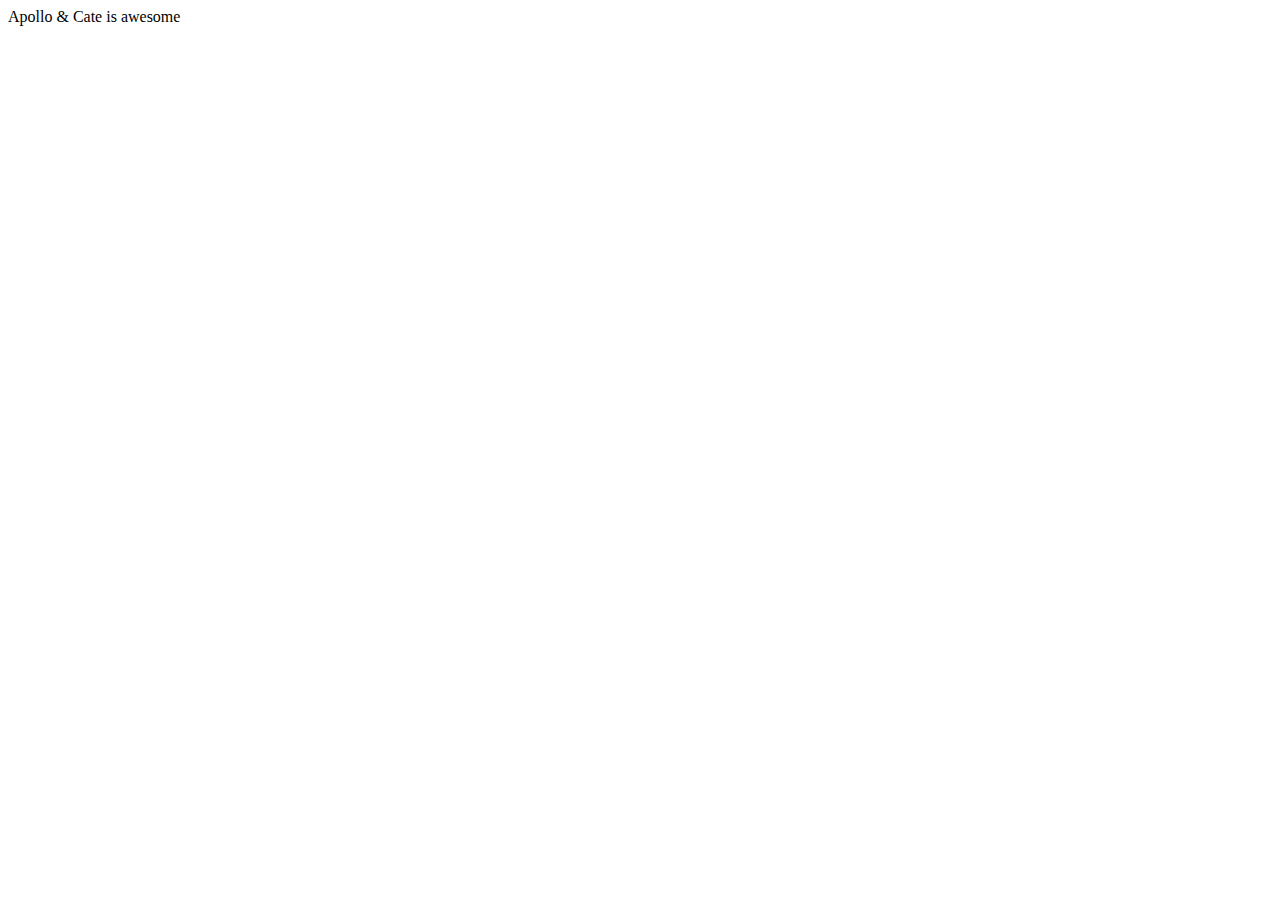
<file: awesome.html>
<!DOCTYPE html>
<html lang="en">
<head>
    <meta charset="UTF-8">
    <meta http-equiv="X-UA-Compatible" content="IE=edge">
    <meta name="viewport" content="width=device-width, initial-scale=1.0">
    <title>Document</title>
</head>
<body>
    Apollo & Cate is awesome
</body>
</html>
</file>
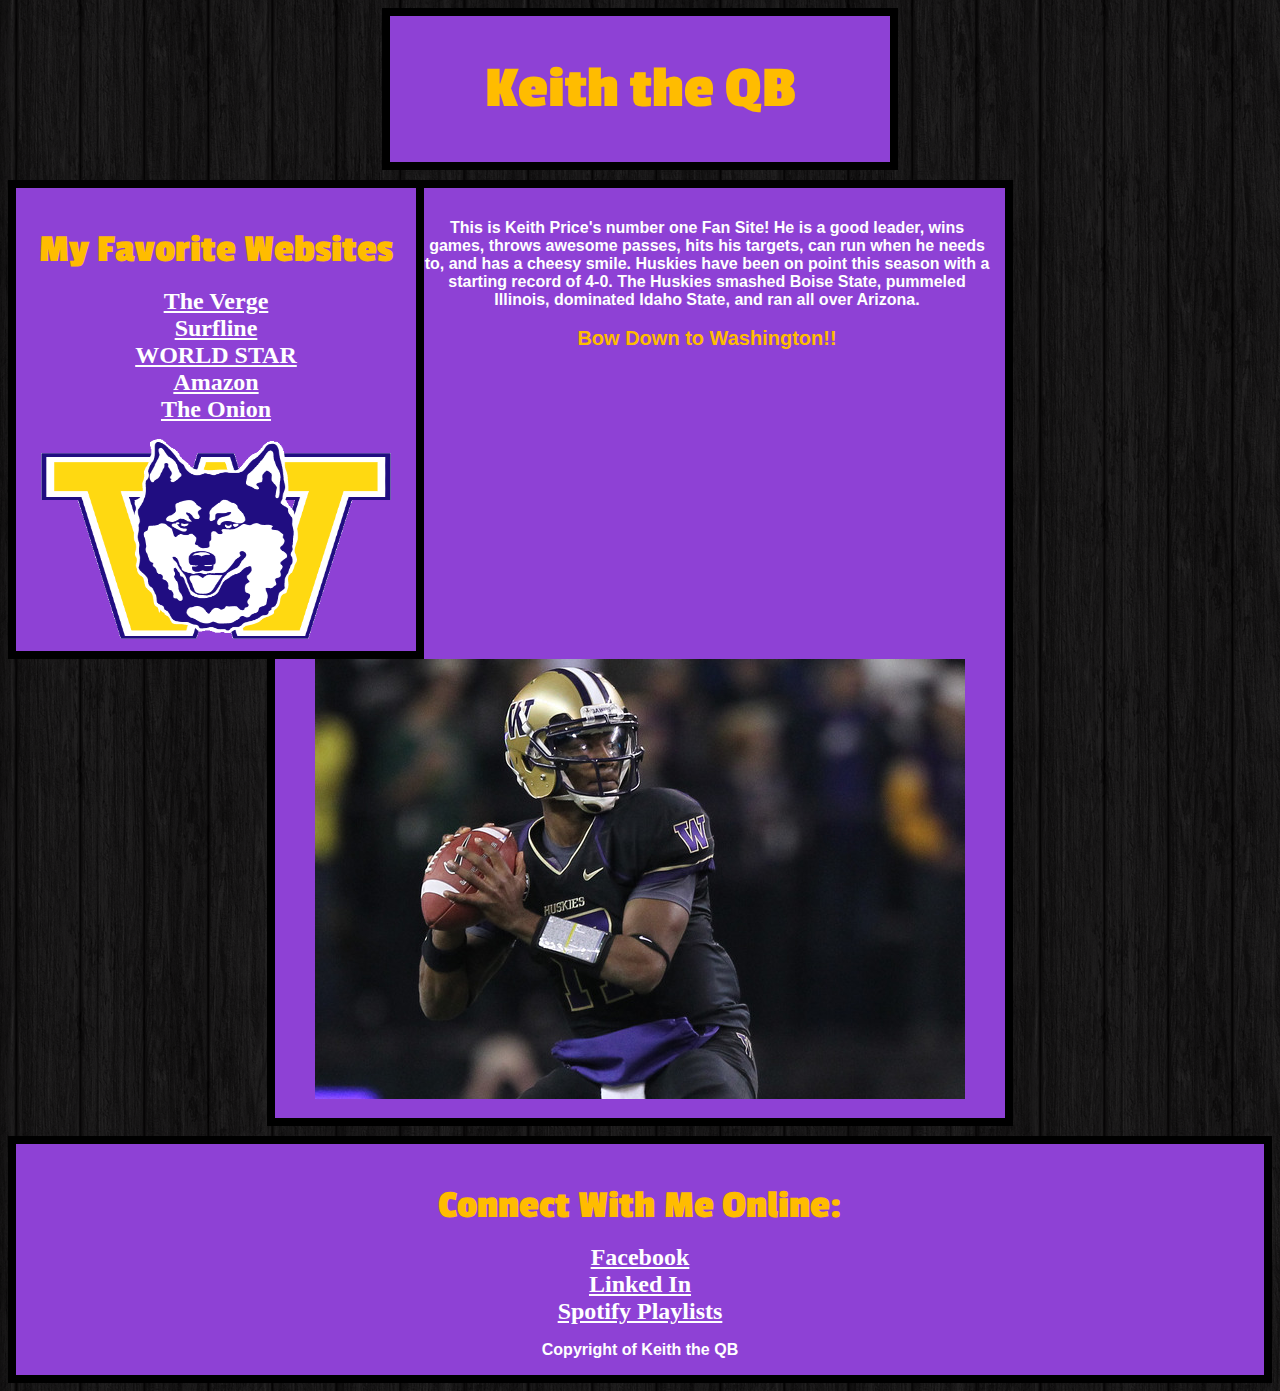
<file: introToCss.html>
<!DOCTYPE html>
<html>
	<head> 
		<title> Keith the QB  </title>
		<link rel="stylesheet" type="text/css" href="test.css" />
		<link href='http://fonts.googleapis.com/css?family=Passion+One' rel='stylesheet' type='text/css'>
	</head>

	<body>
		<div id = "Header">
			<h1> Keith the QB </h1>
		</div>
		
		<div id = "LeftNav">
			<h3> My Favorite Websites </h3>
			<ul>
				<li><a href="https://www.theverge.com">The Verge</a></li>
				<li><a href="https://www.surfline.com">Surfline</a></li>
				<li><a href="https://www.worldstarhiphop">WORLD STAR</a></li>
				<li><a href="https://www.amazon.com">Amazon</a></li>
				<li><a href="https://www.theonion.com">The Onion</a></li>
			</ul>
			<img src="icon.gif" width="350px" height="200px">
		</div>
		
		<div id = "Content">
			<p> This is Keith Price's number one Fan Site! He is a good leader, wins games, throws awesome passes, hits his targets, can run when he needs to, and has a cheesy smile. Huskies have been on point this season with a starting record of 4-0. The Huskies smashed Boise State, pummeled Illinois, dominated Idaho State, and ran all over Arizona. <br /><br /> <span id="bow">Bow Down to Washington!!</span></p>
			<img src="price.jpg">
		</div>
		
		<div id = "Footer">
			<h3>Connect With Me Online:</h3>
			<ul>
				<li><a href="https://www.Facebook.com">Facebook</a></li>
				<li><a href="https://www.Linkedin.com">Linked In</a></li>
				<li><a href="https://www.Spotify.com">Spotify Playlists</a></li>
			</ul>
			<p>Copyright of Keith the QB</p>
		</div>

	</body>

</html>
</file>
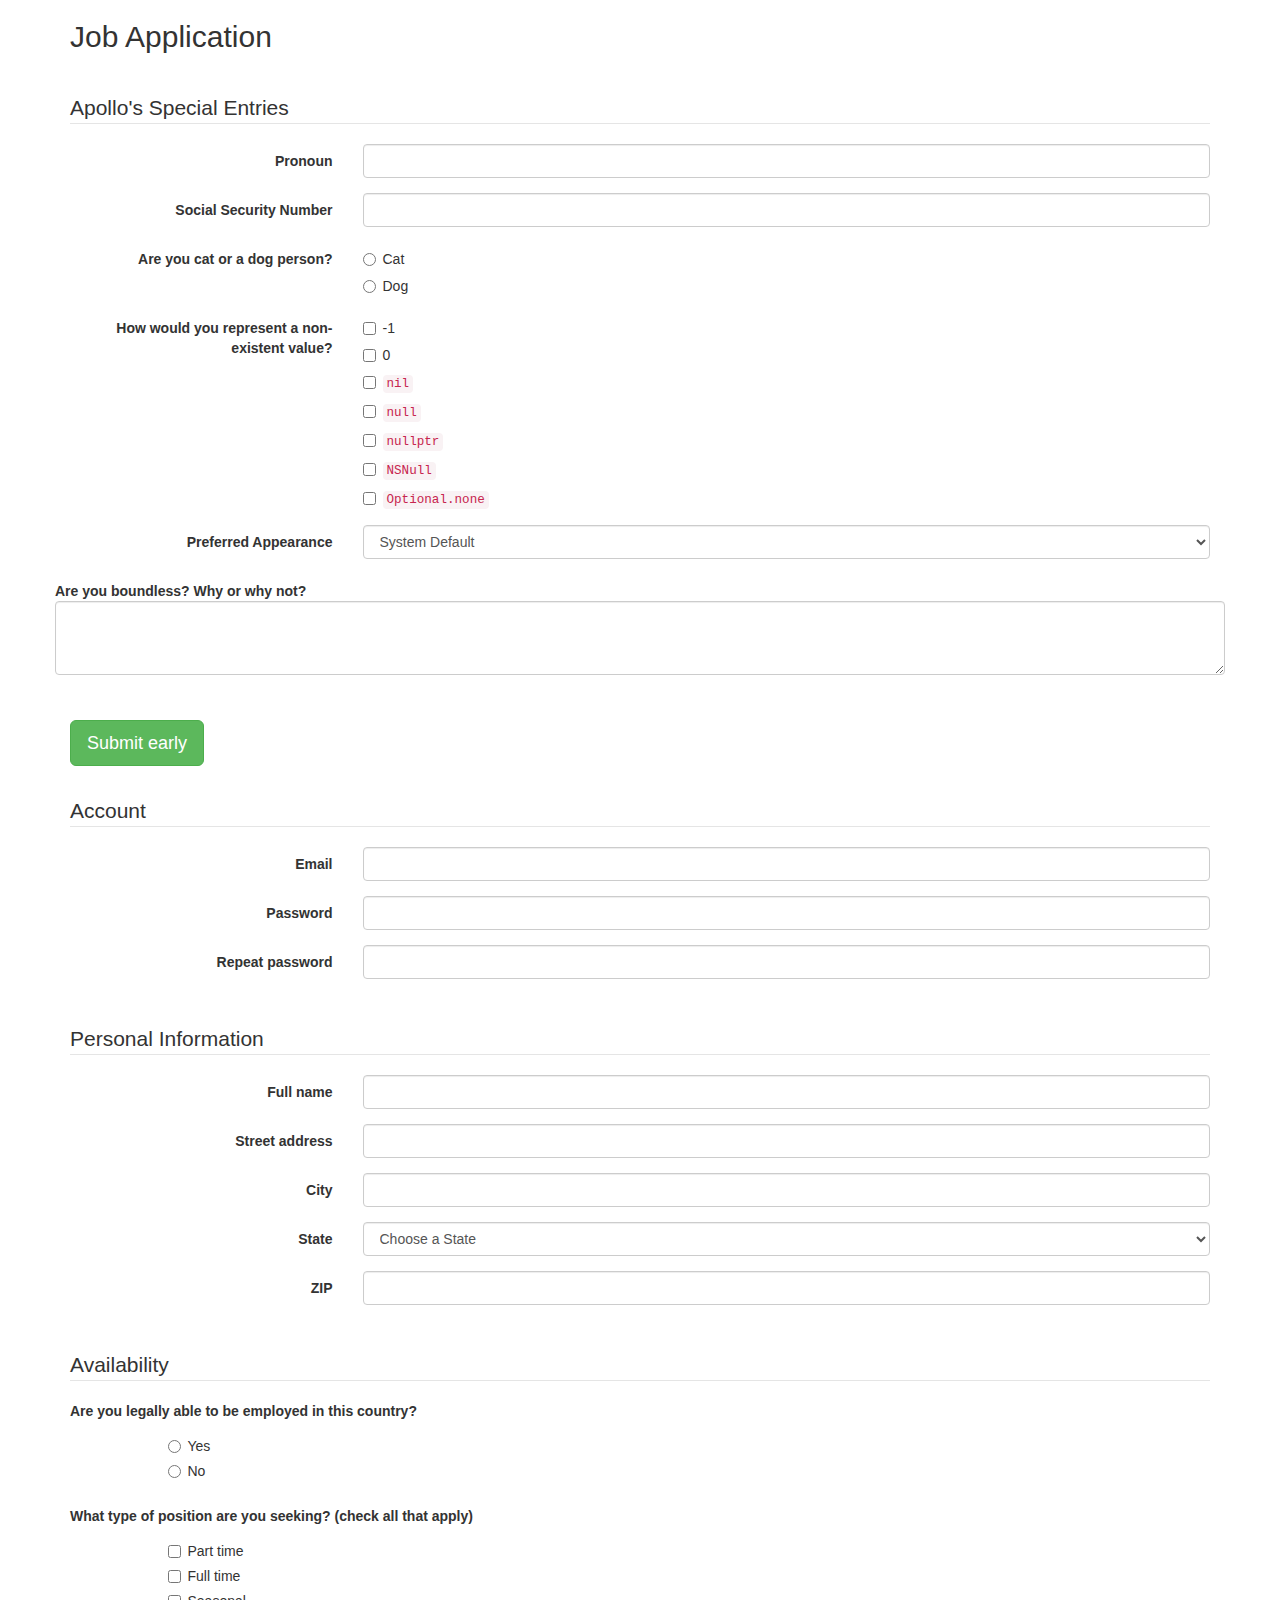
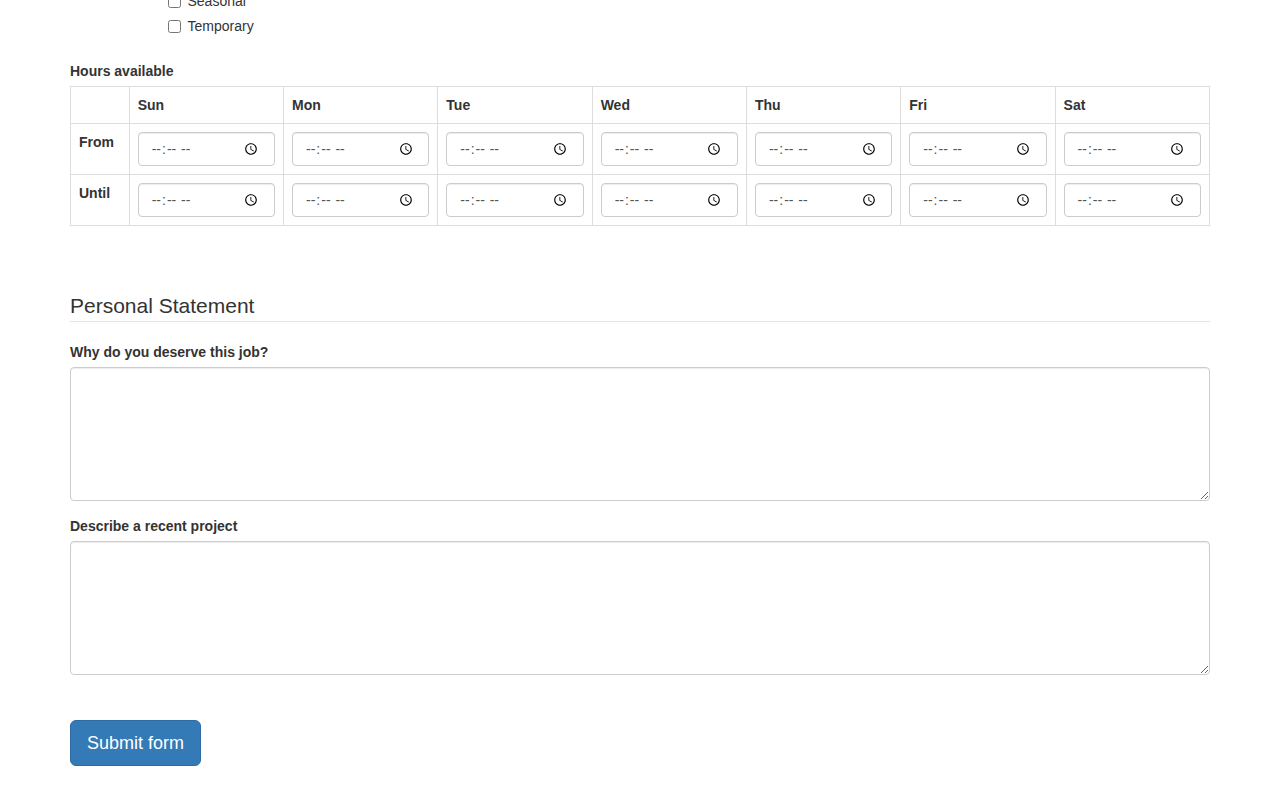
<file: jobApplicationForm.html>
<!DOCTYPE html>
<html>
<head>
	<meta charset="utf-8">
	<meta name="viewport" content="width=device-width, initial-scale=1.0">
	<title>Job Application</title>
	<link href="https://netdna.bootstrapcdn.com/bootstrap/3.0.0/css/bootstrap.min.css" rel="stylesheet">
</head>
<body>
<div class="container">

<h2>Job Application</h2>
<p>&nbsp;</p>

<!-- 
- [x] Your job application form has new elements in it, 
- [x] you've added every element we talked about, 
	- [x] Text Field
	- [x] Password Field
	- [x] Text Area
	- [x] Radio Buttons
	- [x] Checkboxes
	- [x] Drop-down List
	- [x] Submit Button
	- [x] Form Action -> can't really do this, can I?
- [x] you've given your elements good names so the server data makes sense, and 
- [x] you've uploaded your form to your Github server folder.
-->

<form role="form" action="http://gclass.alexburner.com/formtest.php" method="post" name="job_application">

	<fieldset class="form-horizontal" >
		<legend>Apollo's Special Entries</legend>
		<div class="form-group">
			<label class="col-sm-3 control-label">Pronoun</label>
			<div class="col-sm-9">
				<input class="form-control" type="text" name="pronoun">
			</div>
		</div>

		<div class="form-group">
			<label class="col-sm-3 control-label">Social Security Number</label>
			<div class="col-sm-9">
				<input class="form-control" type="password" name="ssn" inputmode="numeric" minlength="9" maxlength="9">
			</div>
		</div>

		<div class="form-group">
			<label class="col-sm-3 control-label">Are you cat or a dog person?</label>
			<div class="col-sm-9">
				<div class="radio">
					<label>
						<input type="radio" name="cat_or_dog" value="cat">Cat
					</label>
				</div>
				<div class="radio">
					<label>
						<input type="radio" name="cat_or_dog" value="dog">Dog
					</label>
				</div>
			</div>
		</div>

		<div class="form-group">
			<label class="col-sm-3 control-label">How would you represent a non-existent value?</label>
			<div class="col-sm-9">
				<div class="checkbox">
					<label>
						<input type="checkbox" name="non_existent" value="negative_one">
						-1
					</label>
				</div>
				<div class="checkbox">
					<label>
						<input type="checkbox" name="non_existent" value="zero">
						0
					</label>
				</div>
				<div class="checkbox">
					<label>
						<input type="checkbox" name="non_existent" value="nil">
						<code>nil</code>
					</label>
				</div>
				<div class="checkbox">
					<label>
						<input type="checkbox" name="non_existent" value="null">
						<code>null</code>
					</label>
				</div>
				<div class="checkbox">
					<label>
						<input type="checkbox" name="non_existent" value="nullptr">
						<code>nullptr</code>
					</label>
				</div>
				<div class="checkbox">
					<label>
						<input type="checkbox" name="non_existent" value="ns_null">
						<code>NSNull</code>
					</label>
				</div>
				<div class="checkbox">
					<label>
						<input type="checkbox" name="non_existent" value="none">
						<code>Optional.none</code>
					</label>
				</div>
			</div>
		</div>

		<div class="form-group">
			<label class="col-sm-3 control-label">Preferred Appearance</label>
			<div class="col-sm-9">
				<select class="form-control" name="theme">
					<option value="default" selected="true">System Default</option>
					<option value="light">Light Mode</option>
					<option value="dark">Dark Mode</option>
				</select>
			</div>
		</div>

		<div class="form-group">
			<label class="control-label">Are you boundless? Why or why not?</label>
			<textarea class="form-control" name="boundless" rows="3" maxlength="250"></textarea>
		</div>

		<p>&nbsp;</p>
		<input class="btn btn-success btn-lg" type="submit" value="Submit early">
	</fieldset>

	<p>&nbsp;</p>

	<fieldset class="form-horizontal" >
		<legend>Account</legend>
		<div class="form-group">
			<label class="col-sm-3 control-label">Email</label>
			<div class="col-sm-9">
				<input class="form-control" type="text" name="email">
			</div>
		</div>
		<div class="form-group">
			<label class="col-sm-3 control-label">Password</label>
			<div class="col-sm-9">
				<input class="form-control" type="password" name="password">
			</div>
		</div>
		<div class="form-group">
			<label class="col-sm-3 control-label">Repeat password</label>
			<div class="col-sm-9">
				<input class="form-control" type="password" name="repeat_password">
			</div>
		</div>
	</fieldset>

	<p>&nbsp;</p>

	<fieldset class="form-horizontal" >
		<legend>Personal Information</legend>
		<div class="form-group">
			<label class="col-sm-3 control-label">Full name</label>
			<div class="col-sm-9">
				<input class="form-control" type="text" name="name">
			</div>
		</div>
		<div class="form-group">
			<label class="col-sm-3 control-label">Street address</label>
			<div class="col-sm-9">
				<input class="form-control" type="text" name="street">
			</div>
		</div>
		<div class="form-group">
			<label class="col-sm-3 control-label">City</label>
			<div class="col-sm-9">
				<input class="form-control" type="text" name="city">
			</div>
		</div>
		<div class="form-group">
			<label class="col-sm-3 control-label">State</label>
			<div class="col-sm-9">
				<select class="form-control" name="state">
					<option value="" selected="true">Choose a State</option>
					<option value="AL">Alabama</option>
					<option value="AK">Alaska</option>
					<option value="AZ">Arizona</option>
					<option value="AR">Arkansas</option>
					<option value="CA">California</option>
					<option value="CO">Colorado</option>
					<option value="CT">Connecticut</option>
					<option value="DE">Delaware</option>
					<option value="DC">District of Columbia</option>
					<option value="FL">Florida</option>
					<option value="GA">Georgia</option>
					<option value="HI">Hawaii</option>
					<option value="ID">Idaho</option>
					<option value="IL">Illinois</option>
					<option value="IN">Indiana</option>
					<option value="IA">Iowa</option>
					<option value="KS">Kansas</option>
					<option value="KY">Kentucky</option>
					<option value="LA">Louisiana</option>
					<option value="ME">Maine</option>
					<option value="MD">Maryland</option>
					<option value="MA">Massachusetts</option>
					<option value="MI">Michigan</option>
					<option value="MN">Minnesota</option>
					<option value="MS">Mississippi</option>
					<option value="MO">Missouri</option>
					<option value="MT">Montana</option>
					<option value="NE">Nebraska</option>
					<option value="NV">Nevada</option>
					<option value="NH">New Hampshire</option>
					<option value="NJ">New Jersey</option>
					<option value="NM">New Mexico</option>
					<option value="NY">New York</option>
					<option value="NC">North Carolina</option>
					<option value="ND">North Dakota</option>
					<option value="OH">Ohio</option>
					<option value="OK">Oklahoma</option>
					<option value="OR">Oregon</option>
					<option value="PA">Pennsylvania</option>
					<option value="RI">Rhode Island</option>
					<option value="SC">South Carolina</option>
					<option value="SD">South Dakota</option>
					<option value="TN">Tennessee</option>
					<option value="TX">Texas</option>
					<option value="UT">Utah</option>
					<option value="VT">Vermont</option>
					<option value="VA">Virginia</option>
					<option value="WA">Washington</option>
					<option value="WV">West Virginia</option>
					<option value="WI">Wisconsin</option>
					<option value="WY">Wyoming</option>
				</select>
			</div>
		</div>
		<div class="form-group">
			<label class="col-sm-3 control-label">ZIP</label>
			<div class="col-sm-9">
				<input class="form-control" type="text" name="zip">
			</div>
		</div>
	</fieldset>

	<p>&nbsp;</p>

	<fieldset>
		<legend>Availability</legend>
		<div class="form-group row">
			<label class="col-sm-12 control-label">Are you legally able to be employed in this country?</label>
			<div class="col-sm-offset-1 col-sm-11">
				<div class="radio">
					<label>
						<input type="radio" name="legal" value="yes">Yes
					</label>
				</div>
				<div class="radio">
					<label>
						<input type="radio" name="legal" value="no">No
					</label>
				</div>
			</div>
		</div>
		<div class="form-group row">
			<label class="col-sm-12 control-label">What type of position are you seeking? (check all that apply)</label>
			<div class="col-sm-offset-1 col-sm-11">
				<div class="checkbox">
					<label>
						<input type="checkbox" name="position_pt" value="parttime">
						Part time
					</label>
				</div>
				<div class="checkbox">
					<label>
						<input type="checkbox" name="position_ft" value="fulltime">
						Full time
					</label>
				</div>
				<div class="checkbox">
					<label>
						<input type="checkbox" name="position_sl" value="seasonal">
						Seasonal
					</label>
				</div>
				<div class="checkbox">
					<label>
						<input type="checkbox" name="position_tp" value="temporary">
						Temporary
					</label>
				</div>
			</div>
		</div>
		<div class="form-group row">
			<label class="col-sm-12 control-label">Hours available</label>
			<div class="col-sm-12">
				<table class="table table-bordered">
					<tr>
						<td></td>
						<th>Sun</th>
						<th>Mon</th>
						<th>Tue</th>
						<th>Wed</th>
						<th>Thu</th>
						<th>Fri</th>
						<th>Sat</th>
					</tr>
					<tr>
						<th>From</th>
						<td><input class="form-control" type="time" name="su_from"></td>
						<td><input class="form-control" type="time" name="mo_from"></td>
						<td><input class="form-control" type="time" name="tu_from"></td>
						<td><input class="form-control" type="time" name="we_from"></td>
						<td><input class="form-control" type="time" name="th_from"></td>
						<td><input class="form-control" type="time" name="fr_from"></td>
						<td><input class="form-control" type="time" name="sa_from"></td>
					</tr>
					<tr>
						<th>Until</th>
						<td><input class="form-control" type="time" name="su_until"></td>
						<td><input class="form-control" type="time" name="mo_until"></td>
						<td><input class="form-control" type="time" name="tu_until"></td>
						<td><input class="form-control" type="time" name="we_until"></td>
						<td><input class="form-control" type="time" name="th_until"></td>
						<td><input class="form-control" type="time" name="fr_until"></td>
						<td><input class="form-control" type="time" name="sa_until"></td>
					</tr>
				</table>
			</div>
		</div>
	</fieldset>

	<p>&nbsp;</p>

	<fieldset>
		<legend>Personal Statement</legend>
		<div class="form-group">
			<label class="control-label">Why do you deserve this job?</label>
			<textarea class="form-control" name="deserve" rows="6"></textarea>
		</div>
		<div class="form-group">
			<label class="control-label">Describe a recent project</label>
			<textarea class="form-control" name="project" rows="6"></textarea>
		</div>
	</fieldset>

	<p>&nbsp;</p>

	<input class="btn btn-primary btn-lg" type="submit" value="Submit form">

	<p>&nbsp;</p>

</form>
</div><!-- close .container -->
</body>
</html>
</file>
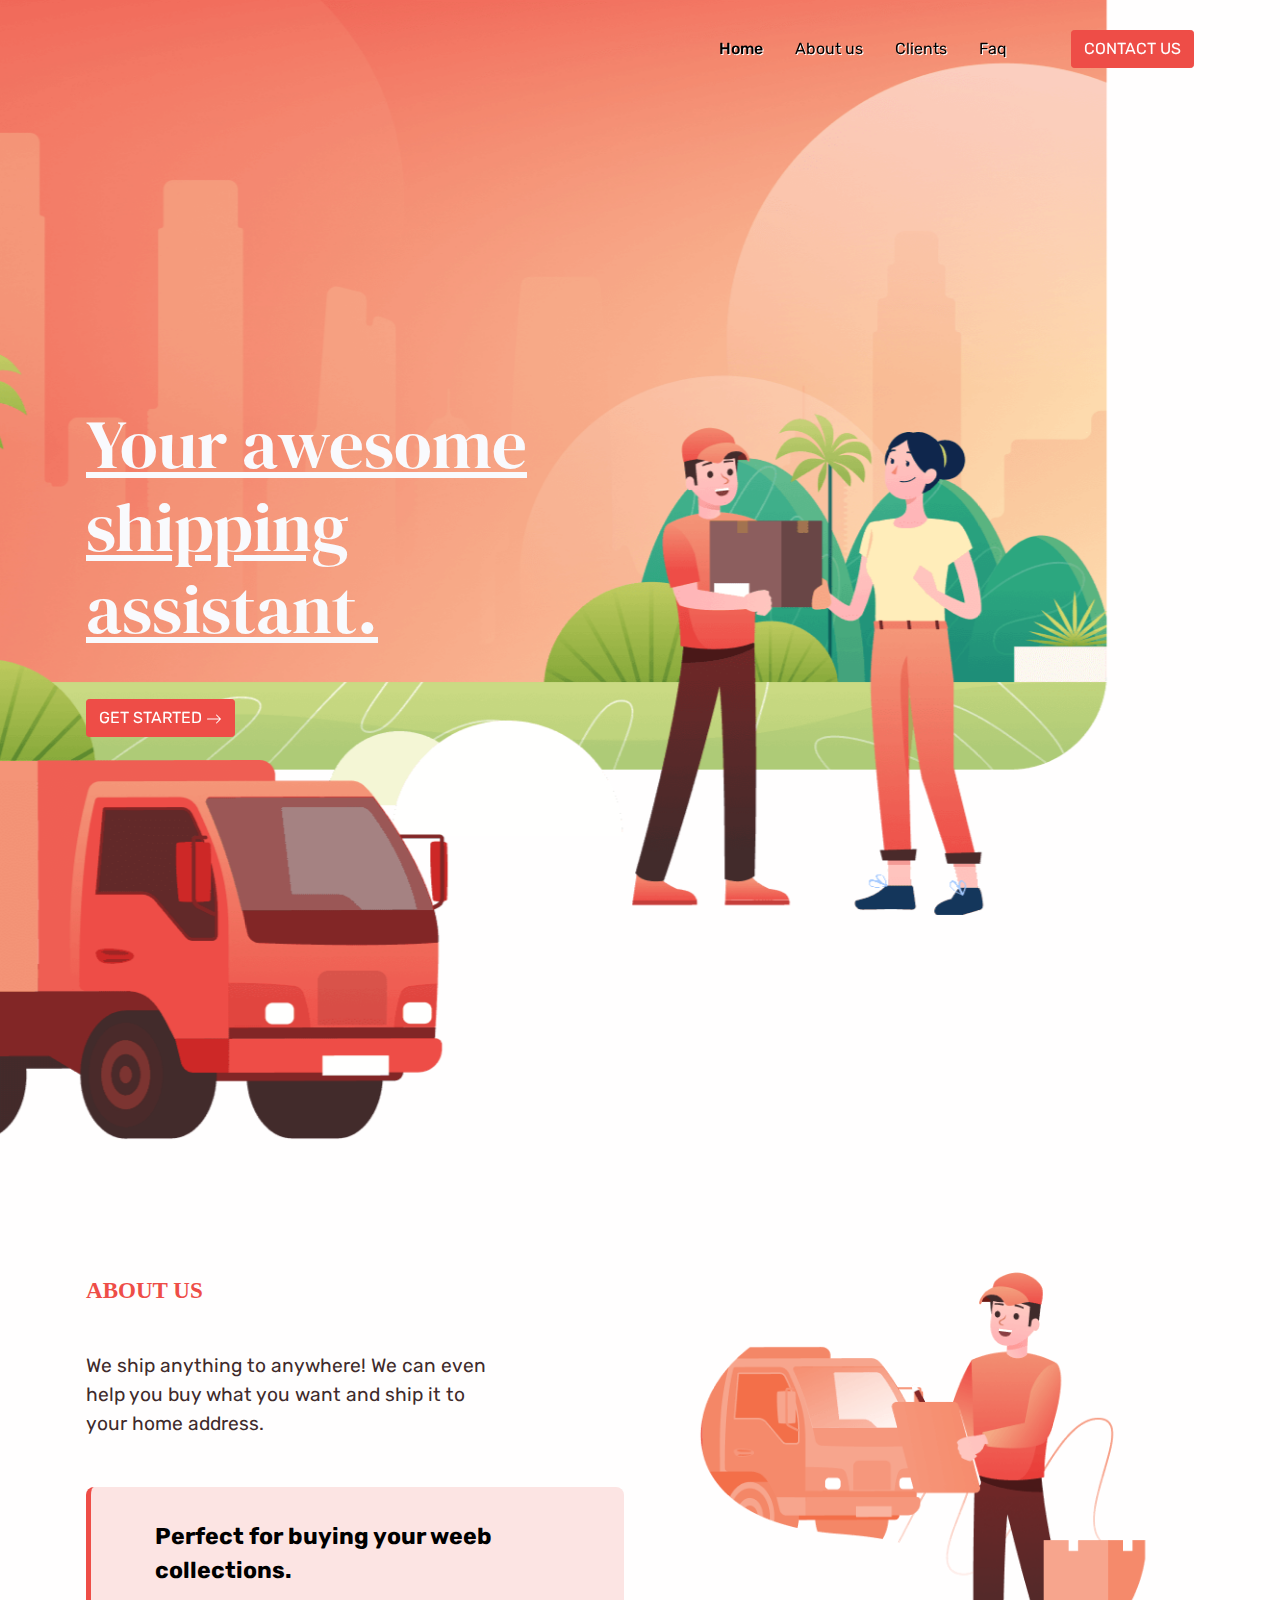
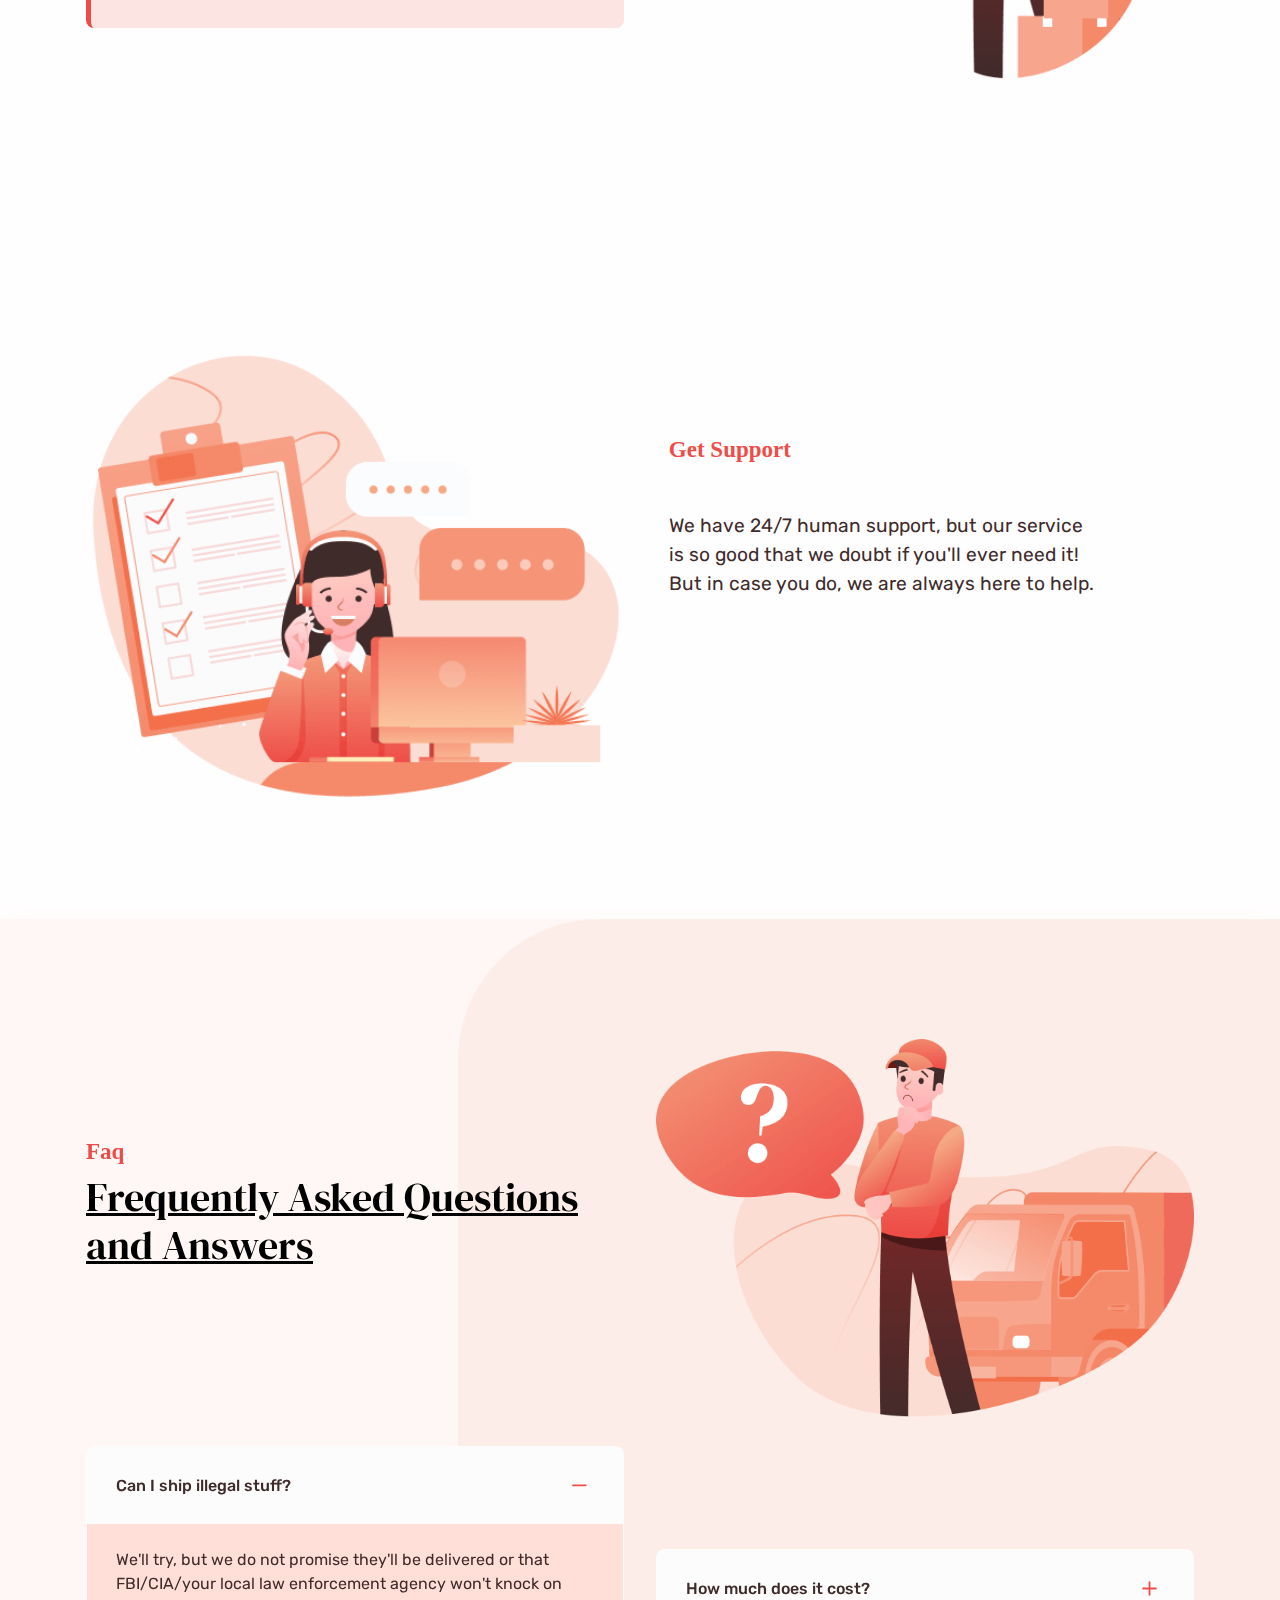
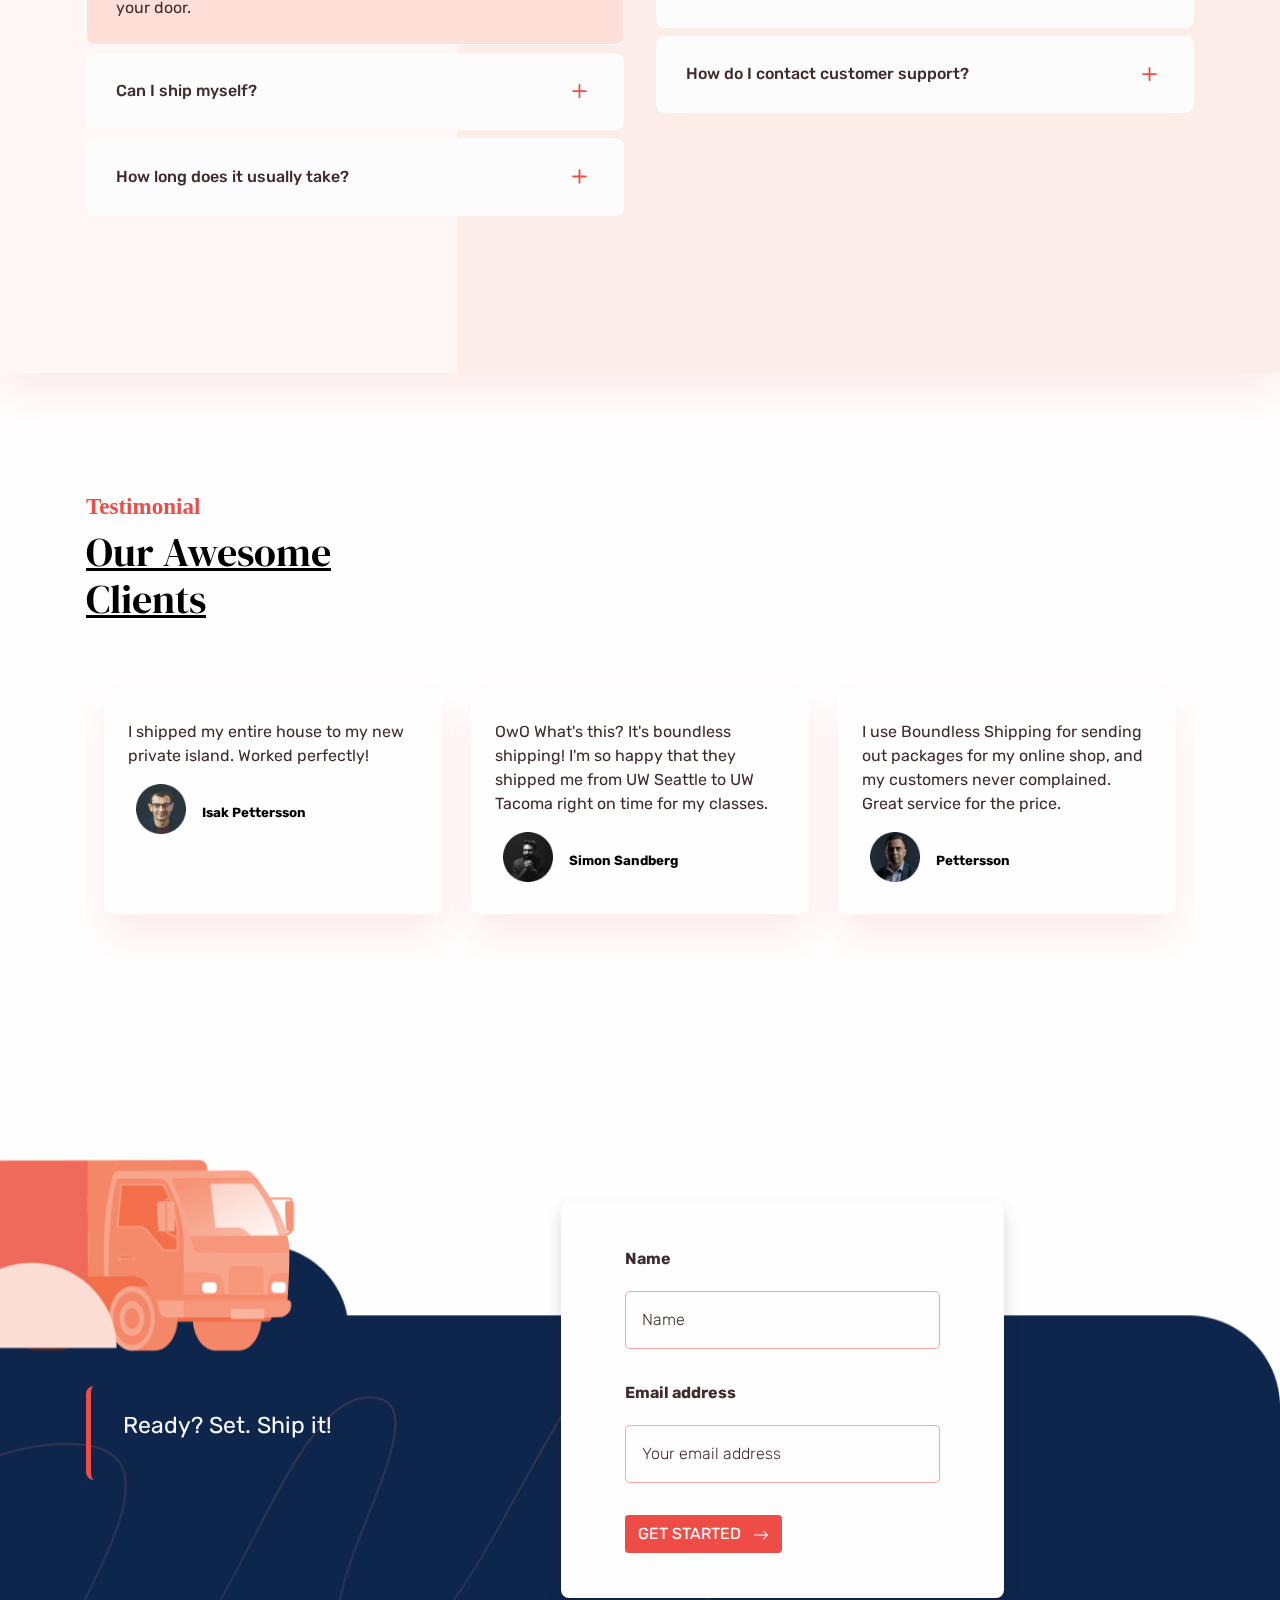
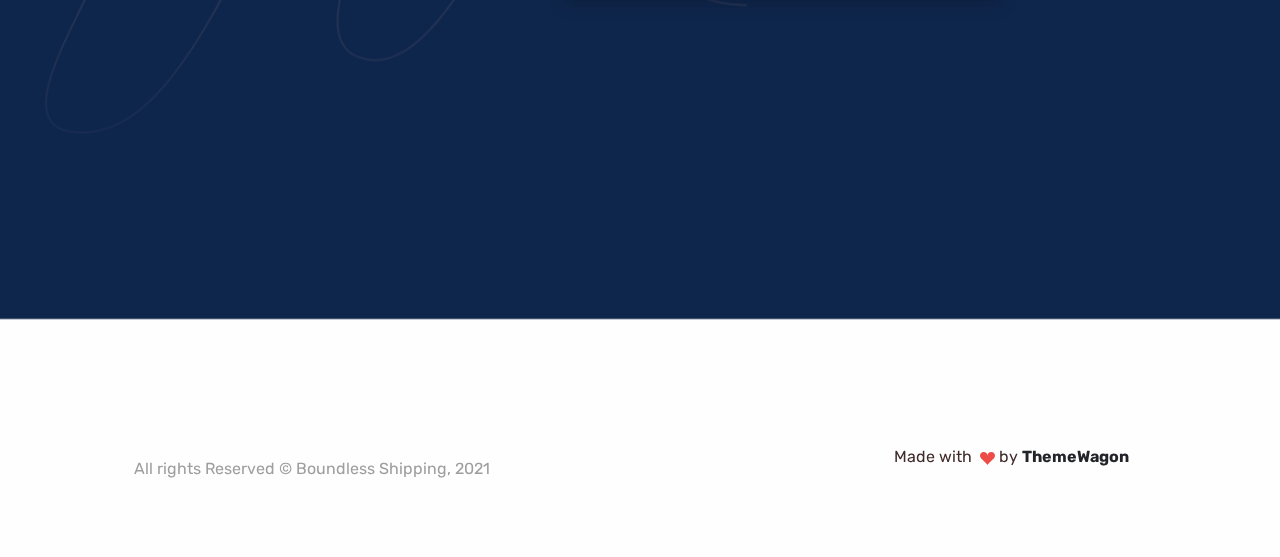
<file: myFunSite.html>
<!DOCTYPE html>
<html lang="en-US" dir="ltr">

  <head>
    <meta charset="utf-8">
    <meta http-equiv="X-UA-Compatible" content="IE=edge">
    <meta name="viewport" content="width=device-width, initial-scale=1">


    <!-- ===============================================-->
    <!--    Document Title-->
    <!-- ===============================================-->
    <title>Boundless Shipping</title>


    <!-- ===============================================-->
    <!--    Favicons-->
    <!-- ===============================================-->
    <link rel="apple-touch-icon" sizes="180x180" href="assets/img/favicons/apple-touch-icon.png">
    <link rel="icon" type="image/png" sizes="32x32" href="assets/img/favicons/favicon-32x32.png">
    <link rel="icon" type="image/png" sizes="16x16" href="assets/img/favicons/favicon-16x16.png">
    <link rel="shortcut icon" type="image/x-icon" href="assets/img/favicons/favicon.ico">
    <link rel="manifest" href="assets/img/favicons/manifest.json">
    <meta name="msapplication-TileImage" content="assets/img/favicons/mstile-150x150.png">
    <meta name="theme-color" content="#ffffff">


    <!-- ===============================================-->
    <!--    Stylesheets-->
    <!-- ===============================================-->
    <link href="assets/css/default.css" rel="stylesheet" />

  </head>


  <body>

    <!-- ===============================================-->
    <!--    Main Content-->
    <!-- ===============================================-->
    <main class="main" id="top">
      <nav class="navbar navbar-expand-lg navbar-dark fixed-top py-4 d-block" data-navbar-on-scroll="data-navbar-on-scroll">
        <div class="container">
          <!-- <a class="navbar-brand" href="index.html"><img src="assets/img/gallery/logo.png" height="24" alt="..." /></a> -->
          <button class="navbar-toggler" type="button" data-bs-toggle="collapse" data-bs-target="#navbarSupportedContent" aria-controls="navbarSupportedContent" aria-expanded="false" aria-label="Toggle navigation"><span class="navbar-toggler-icon"> </span></button>
          <div class="collapse navbar-collapse border-top border-lg-0 mt-4 mt-lg-0" id="navbarSupportedContent">
            <ul class="navbar-nav ms-auto pt-2 pt-lg-0 font-base">
              <li class="nav-item px-2" data-anchor="data-anchor"><a class="nav-link fw-medium active" aria-current="page" href="#home">Home</a></li>
              <li class="nav-item px-2" data-anchor="data-anchor"><a class="nav-link" href="#aboutUs">About us</a></li>
              <li class="nav-item px-2" data-anchor="data-anchor"><a class="nav-link" href="#clients">Clients</a></li>
              <li class="nav-item px-2" data-anchor="data-anchor"><a class="nav-link" href="#faq">Faq</a></li>
            </ul>
            <form class="ps-lg-5"><a class="btn btn-primary order-1 order-lg-0" href="#!">CONTACT US</a></form>
          </div>
        </div>
      </nav>
      <section id="home">
        <div class="bg-holder" style="background-image:url(assets/img/gallery/header-bg.png);background-position:center;background-size:cover;">
        </div>
        <!--/.bg-holder-->

        <div class="container">
          <div class="row align-items-center min-vh-50 min-vh-sm-100">
            <div class="col-md-7 col-lg-6 text-md-start text-center">
              <h1 class="text-light fs-6 fs-xl-8 font-cursive fw-normal mb-5">Your awesome<br />shipping <br />assistant.</h1><a class="btn btn-primary" href="#" role="button">GET STARTED
                <svg class="bi bi-arrow-right" xmlns="http://www.w3.org/2000/svg" width="16" height="16" fill="currentColor" viewBox="0 0 16 16">
                  <path fill-rule="evenodd" d="M1 8a.5.5 0 0 1 .5-.5h11.793l-3.147-3.146a.5.5 0 0 1 .708-.708l4 4a.5.5 0 0 1 0 .708l-4 4a.5.5 0 0 1-.708-.708L13.293 8.5H1.5A.5.5 0 0 1 1 8z"></path>
                </svg></a>
            </div>
          </div>
        </div>
      </section>


      <!-- ============================================-->
      <!-- <section> begin ============================-->
      <section id="aboutUs">

        <div class="container">
          <div class="row align-items-center">
            <div class="col-md-6 text-center mb-6 mb-md-0 order-0 order-md-1"><img class="w-100" src="assets/img/gallery/about-us.png" alt="..." /></div>
            <div class="col-md-6 text-center text-md-start mb-6">
              <h4 class="text-danger">ABOUT US</h4>
              <p class="my-5 fs-1 pe-xl-8">
                We ship anything to anywhere! We can even help you buy what you want and ship it to your home address.
              </p>
              <div class="card card-span bg-soft-primary border-start border-primary border-5 mt-3">
                <div class="card-body">
                  <h4 class="lh-base px-lg-5 py-3">
                    Perfect for buying your weeb collections.
                  </h4>
                </div>
              </div>
            </div>
          </div>
        </div>
        <!-- end of .container-->

      </section>
      <!-- <section> close ============================-->
      <!-- ============================================-->




      <!-- ============================================-->
      <!-- <section> begin ============================-->
      <section>

        <div class="container">
          <div class="row align-items-center">
            <div class="col-md-6 text-center mb-6 mb-md-0"><img class="w-100" src="assets/img/gallery/how-to-apply.png" alt="..." /></div>
            <div class="col-md-6 text-center text-md-start mb-6 px-4">
              <h4 class="text-danger text-uppercase">Get Support</h4>
              <p class="my-5 fs-1 pe-xl-7">
                We have 24/7 human support, but our service is so good that we doubt if you'll ever need it! 
                But in case you do, we are always here to help.
              </p>
            </div>
          </div>
        </div>
        <!-- end of .container-->

      </section>
      <!-- <section> close ============================-->
      <!-- ============================================-->


      <section class="bg-primary-gradient" id="faq">
        <div class="bg-holder" style="background-image:url(assets/img/gallery/faq-bg.png);background-position:right;background-size:contain;">
        </div>
        <!--/.bg-holder-->

        <div class="container">
          <div class="row flex-center">
            <div class="col-md-6">
              <h4 class="text-danger text-uppercase">faq</h4>
              <h1 class="font-cursive fw-normal mb-5">
                Frequently Asked Questions
                <br class="d-none d-lg-block" />
                and Answers
              </h1>
            </div>
            <div class="col-md-6"><img class="w-100" src="assets/img/gallery/faq.png" alt="..." /></div>
          </div>
          <div class="row flex-center py-4">
            <div class="col-md-6">
              <div class="accordion" id="accordionExample1">
                <div class="accordion-item mb-2 rounded overflow-hidden">
                  <h2 class="accordion-header" id="heading1">
                    <button class="accordion-button px-4" type="button" data-bs-toggle="collapse" data-bs-target="#collapse1" aria-expanded="true" aria-controls="collapse1"><span class="mb-0 text-start fs-0 text-900 fw-medium">
                      Can I ship illegal stuff?
                    </span></button>
                  </h2>
                  <div class="accordion-collapse collapse show" id="collapse1" aria-labelledby="heading1" data-bs-parent="#accordionExample">
                    <div class="accordion-body bg-primary-gradient px-4">
                      We'll try, but we do not promise they'll be delivered or that FBI/CIA/your local law enforcement agency won't knock on your door.
                    </div>
                  </div>
                </div>
                <div class="accordion-item mb-2 rounded overflow-hidden">
                  <h2 class="accordion-header" id="heading2">
                    <button class="accordion-button px-4 collapsed" type="button" data-bs-toggle="collapse" data-bs-target="#collapse2" aria-expanded="true" aria-controls="collapse2"><span class="mb-0 text-start fs-0 text-900 fw-medium">
                      Can I ship myself?
                    </span></button>
                  </h2>
                  <div class="accordion-collapse collapse" id="collapse2" aria-labelledby="heading2" data-bs-parent="#accordionExample">
                    <div class="accordion-body bg-primary-gradient px-4">
                      Yes, we can help you order transportation tickets.
                    </div>
                  </div>
                </div>
                <div class="accordion-item mb-2 rounded overflow-hidden">
                  <h2 class="accordion-header" id="heading3">
                    <button class="accordion-button px-4 collapsed" type="button" data-bs-toggle="collapse" data-bs-target="#collapse3" aria-expanded="true" aria-controls="collapse3"><span class="mb-0 text-start fs-0 text-900 fw-medium">
                      How long does it usually take?
                    </span></button>
                  </h2>
                  <div class="accordion-collapse collapse" id="collapse3" aria-labelledby="heading3" data-bs-parent="#accordionExample">
                    <div class="accordion-body bg-primary-gradient px-4">
                      Depends on the item (availability) and the distance between origin and destination, but in general, no longer than a month.
                    </div>
                  </div>
                </div>
              </div>
            </div>
            <div class="col-md-6">
              <div class="accordion" id="accordionExample2">
                <div class="accordion-item mb-2 rounded overflow-hidden">
                  <h2 class="accordion-header" id="heading4">
                    <button class="accordion-button px-4 collapsed" type="button" data-bs-toggle="collapse" data-bs-target="#collapse4" aria-expanded="true" aria-controls="collapse4"><span class="mb-0 text-start fs-0 text-900 fw-medium">
                      How much does it cost?
                    </span></button>
                  </h2>
                  <div class="accordion-collapse collapse" id="collapse4" aria-labelledby="heading4" data-bs-parent="#accordionExample">
                    <div class="accordion-body bg-primary-gradient px-4">
                      Faster shipping cost more, and you can see the estimate before checkout so you can decide wether you'd want to pay for our service.
                    </div>
                  </div>
                </div>
                <div class="accordion-item mb-2 rounded overflow-hidden">
                  <h2 class="accordion-header" id="heading5">
                    <button class="accordion-button px-4 collapsed" type="button" data-bs-toggle="collapse" data-bs-target="#collapse5" aria-expanded="true" aria-controls="collapse5"><span class="mb-0 text-start fs-0 text-900 fw-medium">
                      How do I contact customer support?
                    </span></button>
                  </h2>
                  <div class="accordion-collapse collapse" id="collapse5" aria-labelledby="heading5" data-bs-parent="#accordionExample">
                    <div class="accordion-body bg-primary-gradient px-4">
                      You can use the CONTACT US button on the top right corner of the page.
                    </div>
                  </div>
                </div>
              </div>
            </div>
          </div>
        </div>
      </section>


      <!-- ============================================-->
      <!-- <section> begin ============================-->
      <section id="clients">

        <div class="container">
          <div class="row">
            <div class="col-md-11 col-lg-6 col-xl-4 col-xxl-3">
              <h4 class="text-danger text-uppercase">Testimonial</h4>
              <h1 class="font-cursive fw-normal mb-5">Our Awesome <br />Clients </h1>
            </div>
            <div class="col-xxl-9">
              <!-- <div class="position-relative offset-9 offset-sm-10 offset-lg-11 mb-3"><a class="carousel-control-prev carousel-icon z-index-2" href="#carouselExampleDark" role="button" data-bs-slide="prev"><span class="carousel-control-prev-icon" aria-hidden="true"></span><span class="visually-hidden">Previous</span></a><a class="carousel-control-next carousel-icon z-index-2" href="#carouselExampleDark" role="button" data-bs-slide="next"><span class="carousel-control-next-icon" aria-hidden="true"></span><span class="visually-hidden">Next</span></a></div> -->
              <div class="carousel slide" id="carouselExampleDark" data-bs-ride="carousel">
                <div class="carousel-inner">
                  <div class="carousel-item active"> <!-- data-bs-interval="10000" -->
                    <div class="row h-100 mx-1 mb-5 mt-3 gx-md-2 gx-lg-4">
                      <div class="col-md-4 mb-5 mb-md-0">
                        <div class="card card-span h-100 shadow-primary">
                          <div class="card-body my-3">
                            <p class="mb-0 px-3 px-md-2 px-xxl-3">
                              I shipped my entire house to my new private island. Worked perfectly!
                            </p>
                            <div class="align-items-xl-center d-block d-xl-flex px-3 mt-3 align-self-end"><img class="img-fluid me-3 me-md-2 me-lg-3" src="assets/img/gallery/isak.png" width="50" alt="" />
                              <div class="flex-1 align-items-center pt-2">
                                <h6 class="mb-0">Isak Pettersson</h6>
                              </div>
                            </div>
                          </div>
                        </div>
                      </div>
                      <div class="col-md-4 mb-5 mb-md-0">
                        <div class="card card-span h-100 shadow-primary">
                          <div class="card-body my-3">
                            <p class="mb-0 px-3 px-md-2 px-xxl-3">
                              OwO What's this? It's boundless shipping! I'm so happy that they shipped me from UW Seattle to UW Tacoma right on time for my classes.
                            </p>
                            <div class="align-items-xl-center d-block d-xl-flex px-3 mt-3 align-self-end"><img class="img-fluid me-3 me-md-2 me-lg-3" src="assets/img/gallery/simon.png" width="50" alt="" />
                              <div class="flex-1 align-items-center pt-2">
                                <h6 class="mb-0">Simon Sandberg</h6>
                              </div>
                            </div>
                          </div>
                        </div>
                      </div>
                      <div class="col-md-4 mb-5 mb-md-0">
                        <div class="card card-span h-100 shadow-primary">
                          <div class="card-body my-3">
                            <p class="mb-0 px-3 px-md-2 px-xxl-3">
                              I use Boundless Shipping for sending out packages for my online shop, and my customers never complained. Great service for the price.
                            </p>
                            <div class="align-items-xl-center d-block d-xl-flex px-3 mt-3 align-self-end"><img class="img-fluid me-3 me-md-2 me-lg-3" src="assets/img/gallery/petter.png" width="50" alt="" />
                              <div class="flex-1 align-items-center pt-2">
                                <h6 class="mb-0">Pettersson</h6>
                              </div>
                            </div>
                          </div>
                        </div>
                      </div>
                    </div>
                  </div>
                </div>
              </div>
            </div>
          </div>
        </div>
        <!-- end of .container-->

      </section>
      <!-- <section> close ============================-->
      <!-- ============================================-->


      <section>
        <div class="bg-holder" style="background-image:url(assets/img/gallery/footer-bg.png);background-position:left;background-size:contain;padding:5px 3px;">
        </div>
        <!--/.bg-holder-->

        <div class="container">
          <div class="row min-vh-lg-50 min-vh-xl-75">
            <div class="col-lg-6 col-xl-5 my-2 py-9 d-none d-lg-block">
              <div class="card card-span bg-transparent border-start border-primary border-5 mt-3">
                <div class="card-body">
                  <p class="text-light fs-2 lh-lg px-lg-3">
                    Ready? Set. Ship it!
                  </p>
                </div>
              </div>
            </div>
            <div class="col-lg-6 col-xl-5 mb-3">
              <div class="card card-span shadow py-4 px-5">
                <div class="card-body">
                  <form class="row g-3 align-items-center">
                    <div class="mb-3">
                      <label class="form-label" for="formGroupExampleInput">Name</label>
                      <input class="form-control form-traffico-control" id="formGroupExampleInput" type="text" placeholder="Name" />
                    </div>
                    <div class="mb-3">
                      <label class="form-label" for="formGroupExampleInput2">Email address</label>
                      <input class="form-control form-traffico-control" id="formGroupExampleInput2" type="text" placeholder="Your email address" />
                    </div>
                    <div class="col-12">
                      <button class="btn btn-primary" type="submit">GET STARTED
                        <svg class="bi bi-arrow-right ms-2" xmlns="http://www.w3.org/2000/svg" width="16" height="16" fill="currentColor" viewBox="0 0 16 16">
                          <path fill-rule="evenodd" d="M1 8a.5.5 0 0 1 .5-.5h11.793l-3.147-3.146a.5.5 0 0 1 .708-.708l4 4a.5.5 0 0 1 0 .708l-4 4a.5.5 0 0 1-.708-.708L13.293 8.5H1.5A.5.5 0 0 1 1 8z"></path>
                        </svg>
                      </button>
                    </div>
                  </form>
                </div>
              </div>
            </div>
          </div>
        </div>
      </section>


      <!-- ============================================-->
      <!-- <section> begin ============================-->
      <section class="py-5">

        <div class="container">
          <div class="row flex-center">
            <div class="col-md-6 col-xl-8 order-0">
              <p class="text-center text-md-start">All rights Reserved &copy; Boundless Shipping, 2021</p>
            </div>
            <div class="col-md-6 col-xl-3 order-1">
              <p class="text-center text-md-end text-xl-start">Made with&nbsp;
                <svg class="bi bi-suit-heart-fill" xmlns="http://www.w3.org/2000/svg" width="15" height="15" fill="#EE4D47" viewBox="0 0 16 16">
                  <path d="M4 1c2.21 0 4 1.755 4 3.92C8 2.755 9.79 1 12 1s4 1.755 4 3.92c0 3.263-3.234 4.414-7.608 9.608a.513.513 0 0 1-.784 0C3.234 9.334 0 8.183 0 4.92 0 2.755 1.79 1 4 1z"></path>
                </svg>&nbsp;by&nbsp;<a class="text-1000 fw-bold" href="https://themewagon.com/" target="_blank">ThemeWagon </a>
              </p>
              <ul class="list-unstyled list-inline mb-6 mb-md-0 text-center text-md-end text-xl-start">
                <li class="list-inline-item mr-2"><a class="text-decoration-none" href="#!"><img class="list-social-icon" src="assets/img/icons/i.png" alt="..." /></a></li>
                <li class="list-inline-item mr-2"><a class="text-decoration-none" href="#!"><img class="list-social-icon" src="assets/img/icons/t.png" alt="..." /></a></li>
                <li class="list-inline-item mr-2"><a class="text-decoration-none" href="#!"><img class="list-social-icon" src="assets/img/icons/f.png" alt="..." /></a></li>
              </ul>
            </div>
          </div>
        </div>
        <!-- end of .container-->

      </section>
      <!-- <section> close ============================-->
      <!-- ============================================-->


    </main>
    <!-- ===============================================-->
    <!--    End of Main Content-->
    <!-- ===============================================-->




    <!-- ===============================================-->
    <!--    JavaScripts-->
    <!-- ===============================================-->
    <script src="vendors/@popperjs/popper.min.js"></script>
    <script src="vendors/bootstrap/bootstrap.min.js"></script>
    <script src="vendors/is/is.min.js"></script>
    <script src="https://polyfill.io/v3/polyfill.min.js?features=window.scroll"></script>
    <script src="vendors/fontawesome/all.min.js"></script>
    <script src="assets/js/theme.js"></script>

    <link href="https://fonts.googleapis.com/css2?family=DM+Serif+Display&amp;family=Rubik:wght@300;400;500;600;700;800&amp;display=swap" rel="stylesheet">
  </body>

</html>
</file>
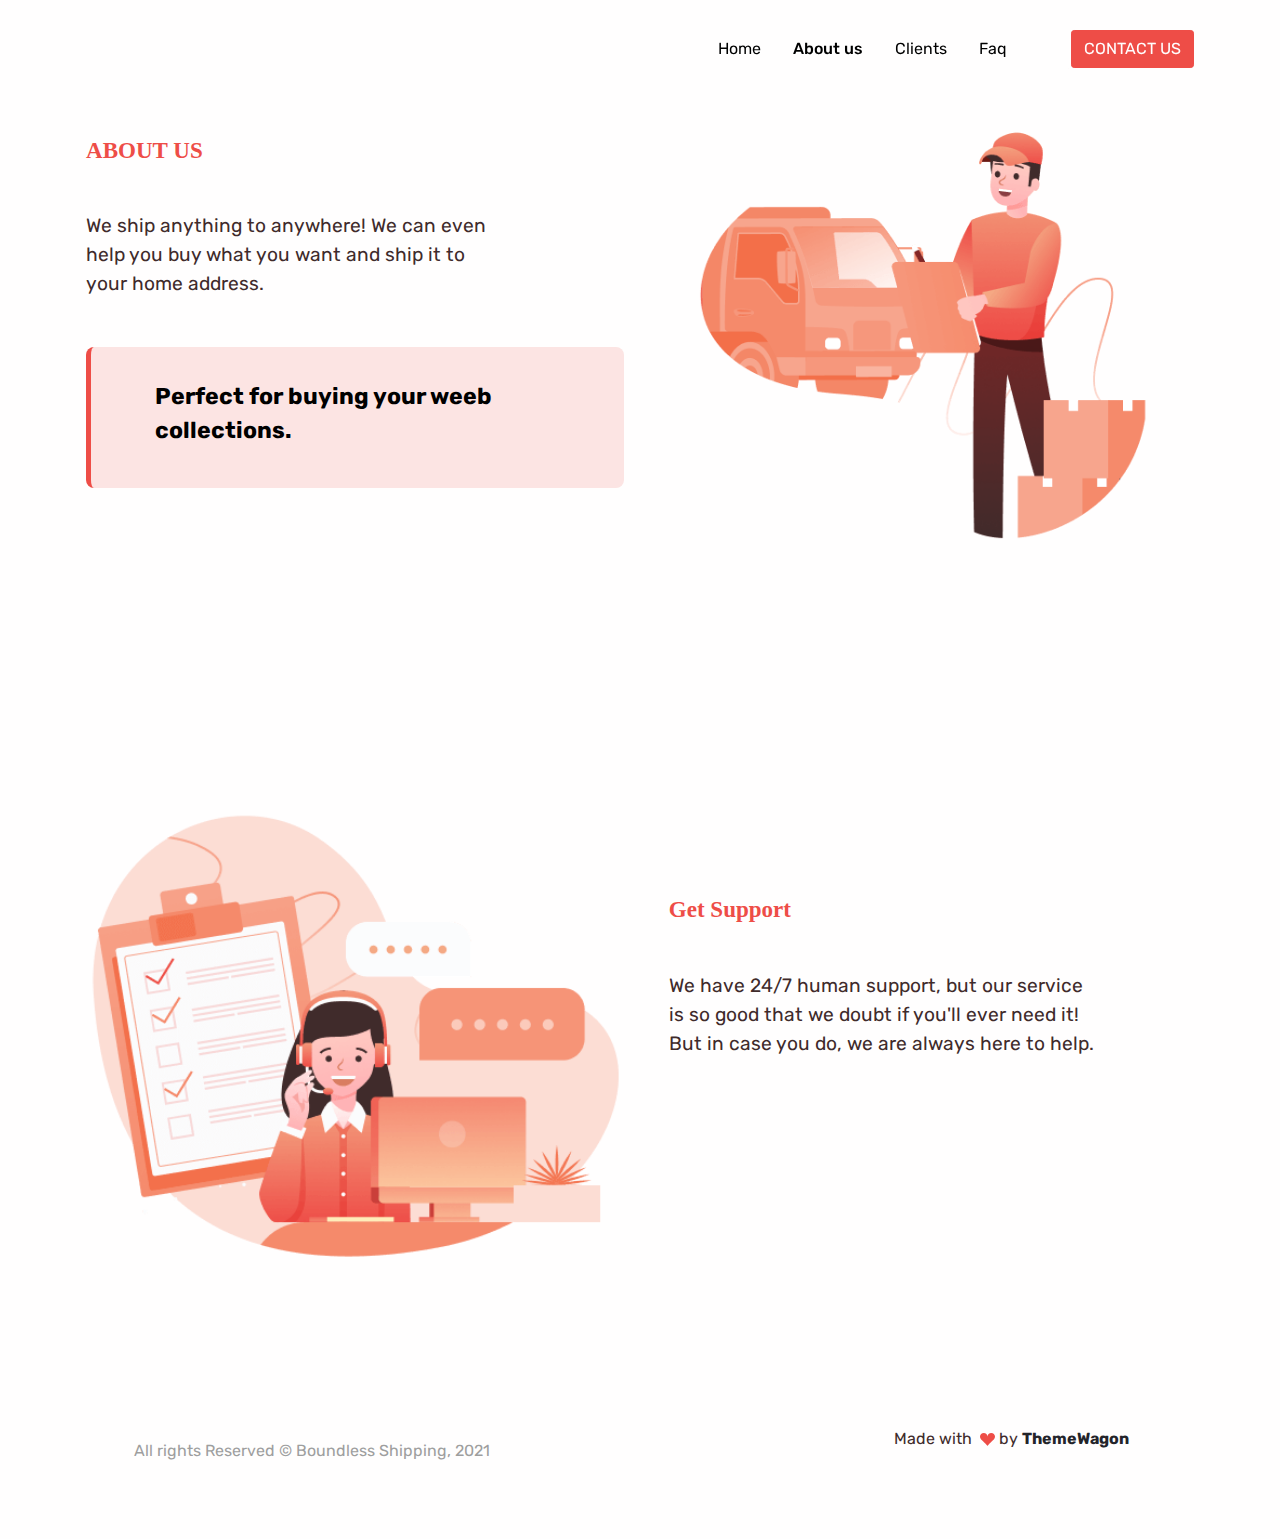
<file: myFunSiteAbout.html>
<!DOCTYPE html>
<html lang="en-US" dir="ltr">

  <head>
    <meta charset="utf-8">
    <meta http-equiv="X-UA-Compatible" content="IE=edge">
    <meta name="viewport" content="width=device-width, initial-scale=1">


    <!-- ===============================================-->
    <!--    Document Title-->
    <!-- ===============================================-->
    <title>Boundless Shipping</title>


    <!-- ===============================================-->
    <!--    Favicons-->
    <!-- ===============================================-->
    <link rel="apple-touch-icon" sizes="180x180" href="assets/img/favicons/apple-touch-icon.png">
    <link rel="icon" type="image/png" sizes="32x32" href="assets/img/favicons/favicon-32x32.png">
    <link rel="icon" type="image/png" sizes="16x16" href="assets/img/favicons/favicon-16x16.png">
    <link rel="shortcut icon" type="image/x-icon" href="assets/img/favicons/favicon.ico">
    <link rel="manifest" href="assets/img/favicons/manifest.json">
    <meta name="msapplication-TileImage" content="assets/img/favicons/mstile-150x150.png">
    <meta name="theme-color" content="#ffffff">


    <!-- ===============================================-->
    <!--    Stylesheets-->
    <!-- ===============================================-->
    <link href="assets/css/default.css" rel="stylesheet" />

  </head>


  <body>

    <!-- ===============================================-->
    <!--    Main Content-->
    <!-- ===============================================-->
    <main class="main" id="top">
      <nav class="navbar navbar-expand-lg navbar-dark fixed-top py-4 d-block" data-navbar-on-scroll="data-navbar-on-scroll">
        <div class="container">
          <!-- <a class="navbar-brand" href="index.html"><img src="assets/img/gallery/logo.png" height="24" alt="..." /></a> -->
          <button class="navbar-toggler" type="button" data-bs-toggle="collapse" data-bs-target="#navbarSupportedContent" aria-controls="navbarSupportedContent" aria-expanded="false" aria-label="Toggle navigation"><span class="navbar-toggler-icon"> </span></button>
          <div class="collapse navbar-collapse border-top border-lg-0 mt-4 mt-lg-0" id="navbarSupportedContent">
            <ul class="navbar-nav ms-auto pt-2 pt-lg-0 font-base">
              <li class="nav-item px-2"><a class="nav-link" aria-current="page" href="myFunSite.html">Home</a></li>
              <li class="nav-item px-2"><a class="nav-link fw-medium active" href="myFunSiteAbout.html">About us</a></li>
              <li class="nav-item px-2"><a class="nav-link" href="myFunSiteClients.html">Clients</a></li>
              <li class="nav-item px-2"><a class="nav-link" href="myFunSiteFAQ.html">Faq</a></li>
            </ul>
            <form class="ps-lg-5"><a class="btn btn-primary order-1 order-lg-0" href="#!">CONTACT US</a></form>
          </div>
        </div>
      </nav>

      <!-- ============================================-->
      <!-- <section> begin ============================-->
      <section id="aboutUs">

        <div class="container">
          <div class="row align-items-center">
            <div class="col-md-6 text-center mb-6 mb-md-0 order-0 order-md-1"><img class="w-100" src="assets/img/gallery/about-us.png" alt="..." /></div>
            <div class="col-md-6 text-center text-md-start mb-6">
              <h4 class="text-danger">ABOUT US</h4>
              <p class="my-5 fs-1 pe-xl-8">
                We ship anything to anywhere! We can even help you buy what you want and ship it to your home address.
              </p>
              <div class="card card-span bg-soft-primary border-start border-primary border-5 mt-3">
                <div class="card-body">
                  <h4 class="lh-base px-lg-5 py-3">
                    Perfect for buying your weeb collections.
                  </h4>
                </div>
              </div>
            </div>
          </div>
        </div>
        <!-- end of .container-->

      </section>
      <!-- <section> close ============================-->
      <!-- ============================================-->




      <!-- ============================================-->
      <!-- <section> begin ============================-->
      <section>

        <div class="container">
          <div class="row align-items-center">
            <div class="col-md-6 text-center mb-6 mb-md-0"><img class="w-100" src="assets/img/gallery/how-to-apply.png" alt="..." /></div>
            <div class="col-md-6 text-center text-md-start mb-6 px-4">
              <h4 class="text-danger text-uppercase">Get Support</h4>
              <p class="my-5 fs-1 pe-xl-7">
                We have 24/7 human support, but our service is so good that we doubt if you'll ever need it! 
                But in case you do, we are always here to help.
              </p>
            </div>
          </div>
        </div>
        <!-- end of .container-->

      </section>
      <!-- <section> close ============================-->
      <!-- ============================================-->

      <!-- ============================================-->
      <!-- <section> begin ============================-->
      <section class="py-5">

        <div class="container">
          <div class="row flex-center">
            <div class="col-md-6 col-xl-8 order-0">
              <p class="text-center text-md-start">All rights Reserved &copy; Boundless Shipping, 2021</p>
            </div>
            <div class="col-md-6 col-xl-3 order-1">
              <p class="text-center text-md-end text-xl-start">Made with&nbsp;
                <svg class="bi bi-suit-heart-fill" xmlns="http://www.w3.org/2000/svg" width="15" height="15" fill="#EE4D47" viewBox="0 0 16 16">
                  <path d="M4 1c2.21 0 4 1.755 4 3.92C8 2.755 9.79 1 12 1s4 1.755 4 3.92c0 3.263-3.234 4.414-7.608 9.608a.513.513 0 0 1-.784 0C3.234 9.334 0 8.183 0 4.92 0 2.755 1.79 1 4 1z"></path>
                </svg>&nbsp;by&nbsp;<a class="text-1000 fw-bold" href="https://themewagon.com/" target="_blank">ThemeWagon </a>
              </p>
              <ul class="list-unstyled list-inline mb-6 mb-md-0 text-center text-md-end text-xl-start">
                <li class="list-inline-item mr-2"><a class="text-decoration-none" href="#!"><img class="list-social-icon" src="assets/img/icons/i.png" alt="..." /></a></li>
                <li class="list-inline-item mr-2"><a class="text-decoration-none" href="#!"><img class="list-social-icon" src="assets/img/icons/t.png" alt="..." /></a></li>
                <li class="list-inline-item mr-2"><a class="text-decoration-none" href="#!"><img class="list-social-icon" src="assets/img/icons/f.png" alt="..." /></a></li>
              </ul>
            </div>
          </div>
        </div>
        <!-- end of .container-->

      </section>
      <!-- <section> close ============================-->
      <!-- ============================================-->


    </main>
    <!-- ===============================================-->
    <!--    End of Main Content-->
    <!-- ===============================================-->




    <!-- ===============================================-->
    <!--    JavaScripts-->
    <!-- ===============================================-->
    <script src="vendors/@popperjs/popper.min.js"></script>
    <script src="vendors/bootstrap/bootstrap.min.js"></script>
    <script src="vendors/is/is.min.js"></script>
    <script src="https://polyfill.io/v3/polyfill.min.js?features=window.scroll"></script>
    <script src="vendors/fontawesome/all.min.js"></script>
    <script src="assets/js/theme.js"></script>

    <link href="https://fonts.googleapis.com/css2?family=DM+Serif+Display&amp;family=Rubik:wght@300;400;500;600;700;800&amp;display=swap" rel="stylesheet">
  </body>

</html>
</file>
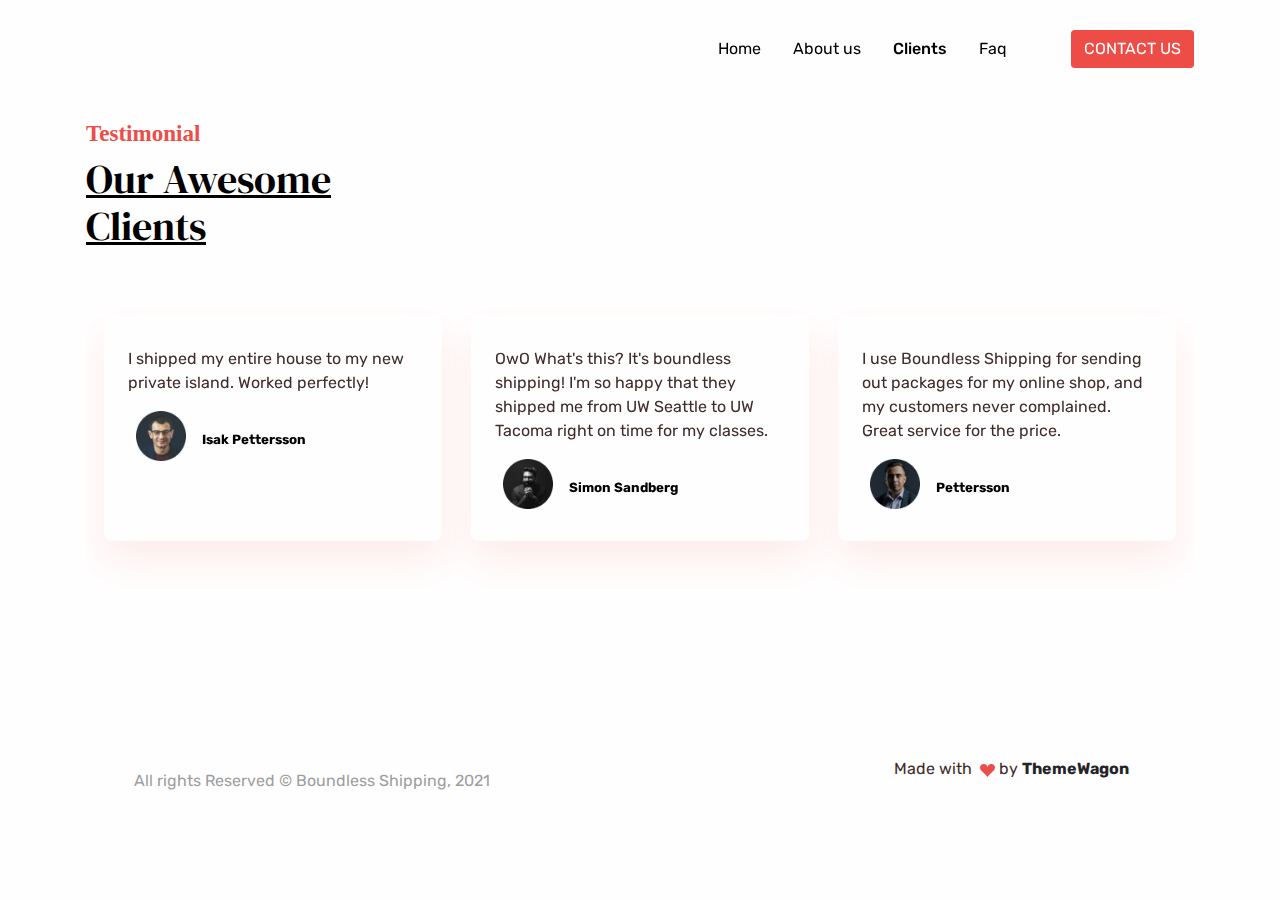
<file: myFunSiteClients.html>
<!DOCTYPE html>
<html lang="en-US" dir="ltr">

  <head>
    <meta charset="utf-8">
    <meta http-equiv="X-UA-Compatible" content="IE=edge">
    <meta name="viewport" content="width=device-width, initial-scale=1">


    <!-- ===============================================-->
    <!--    Document Title-->
    <!-- ===============================================-->
    <title>Boundless Shipping</title>


    <!-- ===============================================-->
    <!--    Favicons-->
    <!-- ===============================================-->
    <link rel="apple-touch-icon" sizes="180x180" href="assets/img/favicons/apple-touch-icon.png">
    <link rel="icon" type="image/png" sizes="32x32" href="assets/img/favicons/favicon-32x32.png">
    <link rel="icon" type="image/png" sizes="16x16" href="assets/img/favicons/favicon-16x16.png">
    <link rel="shortcut icon" type="image/x-icon" href="assets/img/favicons/favicon.ico">
    <link rel="manifest" href="assets/img/favicons/manifest.json">
    <meta name="msapplication-TileImage" content="assets/img/favicons/mstile-150x150.png">
    <meta name="theme-color" content="#ffffff">


    <!-- ===============================================-->
    <!--    Stylesheets-->
    <!-- ===============================================-->
    <link href="assets/css/default.css" rel="stylesheet" />

  </head>


  <body>

    <!-- ===============================================-->
    <!--    Main Content-->
    <!-- ===============================================-->
    <main class="main" id="top">
      <nav class="navbar navbar-expand-lg navbar-dark fixed-top py-4 d-block" data-navbar-on-scroll="data-navbar-on-scroll">
        <div class="container">
          <!-- <a class="navbar-brand" href="index.html"><img src="assets/img/gallery/logo.png" height="24" alt="..." /></a> -->
          <button class="navbar-toggler" type="button" data-bs-toggle="collapse" data-bs-target="#navbarSupportedContent" aria-controls="navbarSupportedContent" aria-expanded="false" aria-label="Toggle navigation"><span class="navbar-toggler-icon"> </span></button>
          <div class="collapse navbar-collapse border-top border-lg-0 mt-4 mt-lg-0" id="navbarSupportedContent">
            <ul class="navbar-nav ms-auto pt-2 pt-lg-0 font-base">
              <li class="nav-item px-2"><a class="nav-link" aria-current="page" href="myFunSite.html">Home</a></li>
              <li class="nav-item px-2"><a class="nav-link" href="myFunSiteAbout.html">About us</a></li>
              <li class="nav-item px-2"><a class="nav-link fw-medium active" href="myFunSiteClients.html">Clients</a></li>
              <li class="nav-item px-2"><a class="nav-link" href="myFunSiteFAQ.html">Faq</a></li>
            </ul>
            <form class="ps-lg-5"><a class="btn btn-primary order-1 order-lg-0" href="#!">CONTACT US</a></form>
          </div>
        </div>
      </nav>

      <!-- ============================================-->
      <!-- <section> begin ============================-->
      <section id="clients">

        <div class="container">
          <div class="row">
            <div class="col-md-11 col-lg-6 col-xl-4 col-xxl-3">
              <h4 class="text-danger text-uppercase">Testimonial</h4>
              <h1 class="font-cursive fw-normal mb-5">Our Awesome <br />Clients </h1>
            </div>
            <div class="col-xxl-9">
              <!-- <div class="position-relative offset-9 offset-sm-10 offset-lg-11 mb-3"><a class="carousel-control-prev carousel-icon z-index-2" href="#carouselExampleDark" role="button" data-bs-slide="prev"><span class="carousel-control-prev-icon" aria-hidden="true"></span><span class="visually-hidden">Previous</span></a><a class="carousel-control-next carousel-icon z-index-2" href="#carouselExampleDark" role="button" data-bs-slide="next"><span class="carousel-control-next-icon" aria-hidden="true"></span><span class="visually-hidden">Next</span></a></div> -->
              <div class="carousel slide" id="carouselExampleDark" data-bs-ride="carousel">
                <div class="carousel-inner">
                  <div class="carousel-item active"> <!-- data-bs-interval="10000" -->
                    <div class="row h-100 mx-1 mb-5 mt-3 gx-md-2 gx-lg-4">
                      <div class="col-md-4 mb-5 mb-md-0">
                        <div class="card card-span h-100 shadow-primary">
                          <div class="card-body my-3">
                            <p class="mb-0 px-3 px-md-2 px-xxl-3">
                              I shipped my entire house to my new private island. Worked perfectly!
                            </p>
                            <div class="align-items-xl-center d-block d-xl-flex px-3 mt-3 align-self-end"><img class="img-fluid me-3 me-md-2 me-lg-3" src="assets/img/gallery/isak.png" width="50" alt="" />
                              <div class="flex-1 align-items-center pt-2">
                                <h6 class="mb-0">Isak Pettersson</h6>
                              </div>
                            </div>
                          </div>
                        </div>
                      </div>
                      <div class="col-md-4 mb-5 mb-md-0">
                        <div class="card card-span h-100 shadow-primary">
                          <div class="card-body my-3">
                            <p class="mb-0 px-3 px-md-2 px-xxl-3">
                              OwO What's this? It's boundless shipping! I'm so happy that they shipped me from UW Seattle to UW Tacoma right on time for my classes.
                            </p>
                            <div class="align-items-xl-center d-block d-xl-flex px-3 mt-3 align-self-end"><img class="img-fluid me-3 me-md-2 me-lg-3" src="assets/img/gallery/simon.png" width="50" alt="" />
                              <div class="flex-1 align-items-center pt-2">
                                <h6 class="mb-0">Simon Sandberg</h6>
                              </div>
                            </div>
                          </div>
                        </div>
                      </div>
                      <div class="col-md-4 mb-5 mb-md-0">
                        <div class="card card-span h-100 shadow-primary">
                          <div class="card-body my-3">
                            <p class="mb-0 px-3 px-md-2 px-xxl-3">
                              I use Boundless Shipping for sending out packages for my online shop, and my customers never complained. Great service for the price.
                            </p>
                            <div class="align-items-xl-center d-block d-xl-flex px-3 mt-3 align-self-end"><img class="img-fluid me-3 me-md-2 me-lg-3" src="assets/img/gallery/petter.png" width="50" alt="" />
                              <div class="flex-1 align-items-center pt-2">
                                <h6 class="mb-0">Pettersson</h6>
                              </div>
                            </div>
                          </div>
                        </div>
                      </div>
                    </div>
                  </div>
                </div>
              </div>
            </div>
          </div>
        </div>
        <!-- end of .container-->

      </section>
      <!-- <section> close ============================-->
      <!-- ============================================-->

      <!-- ============================================-->
      <!-- <section> begin ============================-->
      <section class="py-5">

        <div class="container">
          <div class="row flex-center">
            <div class="col-md-6 col-xl-8 order-0">
              <p class="text-center text-md-start">All rights Reserved &copy; Boundless Shipping, 2021</p>
            </div>
            <div class="col-md-6 col-xl-3 order-1">
              <p class="text-center text-md-end text-xl-start">Made with&nbsp;
                <svg class="bi bi-suit-heart-fill" xmlns="http://www.w3.org/2000/svg" width="15" height="15" fill="#EE4D47" viewBox="0 0 16 16">
                  <path d="M4 1c2.21 0 4 1.755 4 3.92C8 2.755 9.79 1 12 1s4 1.755 4 3.92c0 3.263-3.234 4.414-7.608 9.608a.513.513 0 0 1-.784 0C3.234 9.334 0 8.183 0 4.92 0 2.755 1.79 1 4 1z"></path>
                </svg>&nbsp;by&nbsp;<a class="text-1000 fw-bold" href="https://themewagon.com/" target="_blank">ThemeWagon </a>
              </p>
              <ul class="list-unstyled list-inline mb-6 mb-md-0 text-center text-md-end text-xl-start">
                <li class="list-inline-item mr-2"><a class="text-decoration-none" href="#!"><img class="list-social-icon" src="assets/img/icons/i.png" alt="..." /></a></li>
                <li class="list-inline-item mr-2"><a class="text-decoration-none" href="#!"><img class="list-social-icon" src="assets/img/icons/t.png" alt="..." /></a></li>
                <li class="list-inline-item mr-2"><a class="text-decoration-none" href="#!"><img class="list-social-icon" src="assets/img/icons/f.png" alt="..." /></a></li>
              </ul>
            </div>
          </div>
        </div>
        <!-- end of .container-->

      </section>
      <!-- <section> close ============================-->
      <!-- ============================================-->


    </main>
    <!-- ===============================================-->
    <!--    End of Main Content-->
    <!-- ===============================================-->




    <!-- ===============================================-->
    <!--    JavaScripts-->
    <!-- ===============================================-->
    <script src="vendors/@popperjs/popper.min.js"></script>
    <script src="vendors/bootstrap/bootstrap.min.js"></script>
    <script src="vendors/is/is.min.js"></script>
    <script src="https://polyfill.io/v3/polyfill.min.js?features=window.scroll"></script>
    <script src="vendors/fontawesome/all.min.js"></script>
    <script src="assets/js/theme.js"></script>

    <link href="https://fonts.googleapis.com/css2?family=DM+Serif+Display&amp;family=Rubik:wght@300;400;500;600;700;800&amp;display=swap" rel="stylesheet">
  </body>

</html>
</file>
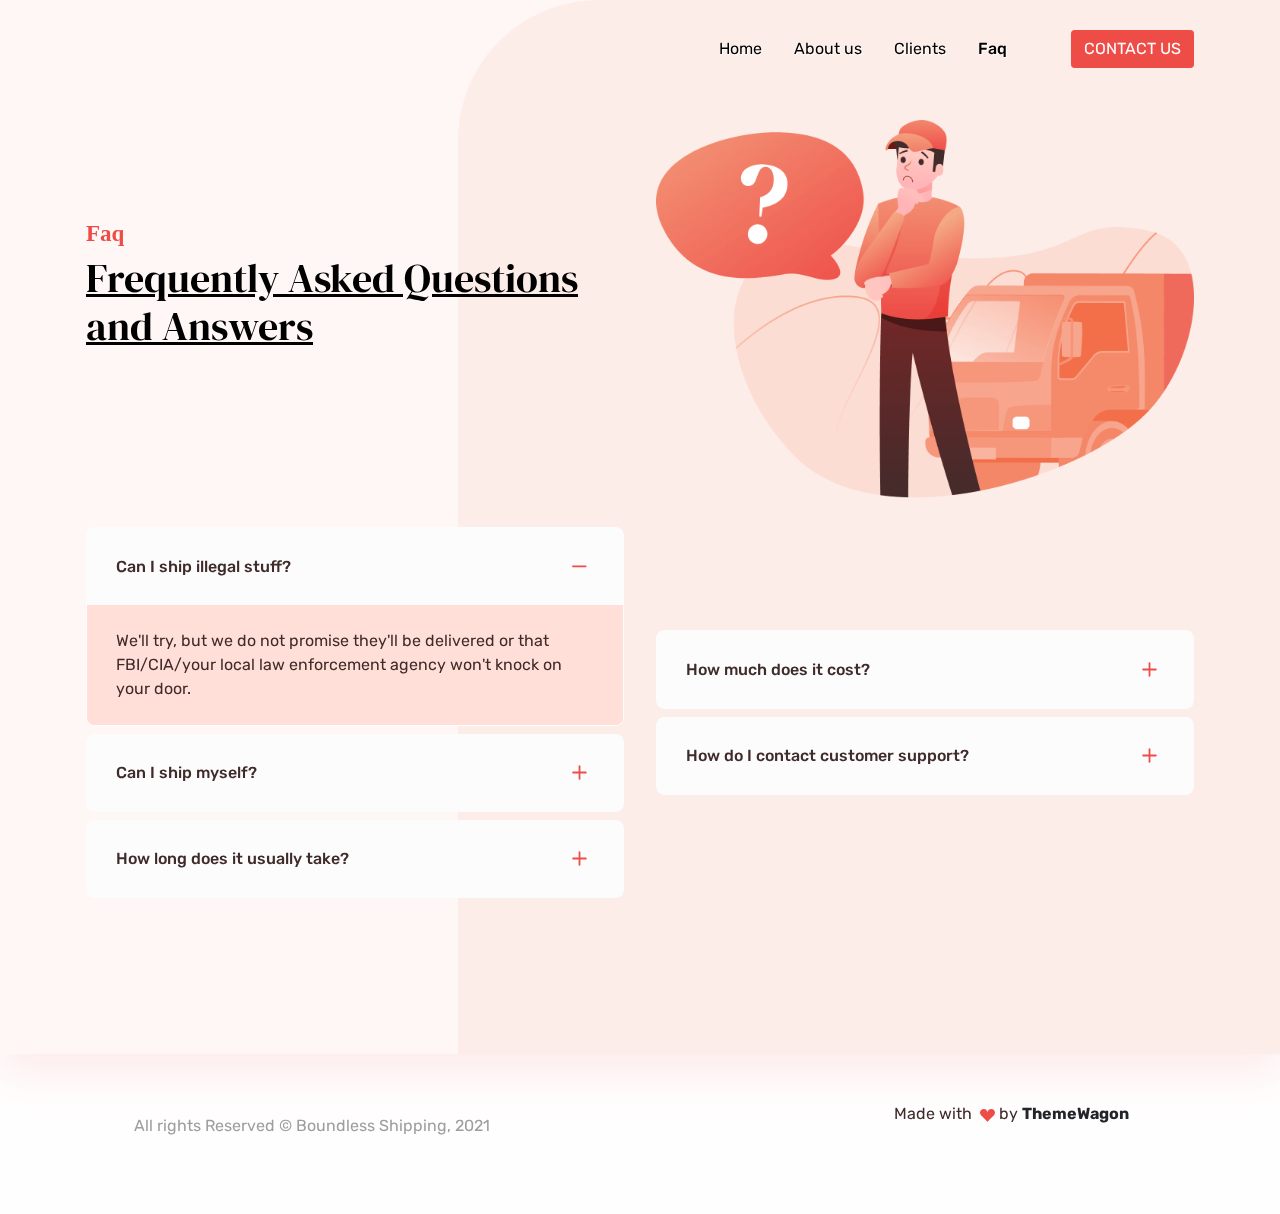
<file: myFunSiteFAQ.html>
<!DOCTYPE html>
<html lang="en-US" dir="ltr">

  <head>
    <meta charset="utf-8">
    <meta http-equiv="X-UA-Compatible" content="IE=edge">
    <meta name="viewport" content="width=device-width, initial-scale=1">


    <!-- ===============================================-->
    <!--    Document Title-->
    <!-- ===============================================-->
    <title>Boundless Shipping</title>


    <!-- ===============================================-->
    <!--    Favicons-->
    <!-- ===============================================-->
    <link rel="apple-touch-icon" sizes="180x180" href="assets/img/favicons/apple-touch-icon.png">
    <link rel="icon" type="image/png" sizes="32x32" href="assets/img/favicons/favicon-32x32.png">
    <link rel="icon" type="image/png" sizes="16x16" href="assets/img/favicons/favicon-16x16.png">
    <link rel="shortcut icon" type="image/x-icon" href="assets/img/favicons/favicon.ico">
    <link rel="manifest" href="assets/img/favicons/manifest.json">
    <meta name="msapplication-TileImage" content="assets/img/favicons/mstile-150x150.png">
    <meta name="theme-color" content="#ffffff">


    <!-- ===============================================-->
    <!--    Stylesheets-->
    <!-- ===============================================-->
    <link href="assets/css/default.css" rel="stylesheet" />

  </head>


  <body>

    <!-- ===============================================-->
    <!--    Main Content-->
    <!-- ===============================================-->
    <main class="main" id="top">
      <nav class="navbar navbar-expand-lg navbar-dark fixed-top py-4 d-block" data-navbar-on-scroll="data-navbar-on-scroll">
        <div class="container">
          <!-- <a class="navbar-brand" href="index.html"><img src="assets/img/gallery/logo.png" height="24" alt="..." /></a> -->
          <button class="navbar-toggler" type="button" data-bs-toggle="collapse" data-bs-target="#navbarSupportedContent" aria-controls="navbarSupportedContent" aria-expanded="false" aria-label="Toggle navigation"><span class="navbar-toggler-icon"> </span></button>
          <div class="collapse navbar-collapse border-top border-lg-0 mt-4 mt-lg-0" id="navbarSupportedContent">
            <ul class="navbar-nav ms-auto pt-2 pt-lg-0 font-base">
                <li class="nav-item px-2"><a class="nav-link" aria-current="page" href="myFunSite.html">Home</a></li>
                <li class="nav-item px-2"><a class="nav-link" href="myFunSiteAbout.html">About us</a></li>
                <li class="nav-item px-2"><a class="nav-link" href="myFunSiteClients.html">Clients</a></li>
                <li class="nav-item px-2"><a class="nav-link fw-medium active" href="myFunSiteFAQ.html">Faq</a></li>
            </ul>
            <form class="ps-lg-5"><a class="btn btn-primary order-1 order-lg-0" href="#!">CONTACT US</a></form>
          </div>
        </div>
      </nav>

      <section class="bg-primary-gradient" id="faq">
        <div class="bg-holder" style="background-image:url(assets/img/gallery/faq-bg.png);background-position:right;background-size:contain;">
        </div>
        <!--/.bg-holder-->

        <div class="container">
          <div class="row flex-center">
            <div class="col-md-6">
              <h4 class="text-danger text-uppercase">faq</h4>
              <h1 class="font-cursive fw-normal mb-5">
                Frequently Asked Questions
                <br class="d-none d-lg-block" />
                and Answers
              </h1>
            </div>
            <div class="col-md-6"><img class="w-100" src="assets/img/gallery/faq.png" alt="..." /></div>
          </div>
          <div class="row flex-center py-4">
            <div class="col-md-6">
              <div class="accordion" id="accordionExample1">
                <div class="accordion-item mb-2 rounded overflow-hidden">
                  <h2 class="accordion-header" id="heading1">
                    <button class="accordion-button px-4" type="button" data-bs-toggle="collapse" data-bs-target="#collapse1" aria-expanded="true" aria-controls="collapse1"><span class="mb-0 text-start fs-0 text-900 fw-medium">
                      Can I ship illegal stuff?
                    </span></button>
                  </h2>
                  <div class="accordion-collapse collapse show" id="collapse1" aria-labelledby="heading1" data-bs-parent="#accordionExample">
                    <div class="accordion-body bg-primary-gradient px-4">
                      We'll try, but we do not promise they'll be delivered or that FBI/CIA/your local law enforcement agency won't knock on your door.
                    </div>
                  </div>
                </div>
                <div class="accordion-item mb-2 rounded overflow-hidden">
                  <h2 class="accordion-header" id="heading2">
                    <button class="accordion-button px-4 collapsed" type="button" data-bs-toggle="collapse" data-bs-target="#collapse2" aria-expanded="true" aria-controls="collapse2"><span class="mb-0 text-start fs-0 text-900 fw-medium">
                      Can I ship myself?
                    </span></button>
                  </h2>
                  <div class="accordion-collapse collapse" id="collapse2" aria-labelledby="heading2" data-bs-parent="#accordionExample">
                    <div class="accordion-body bg-primary-gradient px-4">
                      Yes, we can help you order transportation tickets.
                    </div>
                  </div>
                </div>
                <div class="accordion-item mb-2 rounded overflow-hidden">
                  <h2 class="accordion-header" id="heading3">
                    <button class="accordion-button px-4 collapsed" type="button" data-bs-toggle="collapse" data-bs-target="#collapse3" aria-expanded="true" aria-controls="collapse3"><span class="mb-0 text-start fs-0 text-900 fw-medium">
                      How long does it usually take?
                    </span></button>
                  </h2>
                  <div class="accordion-collapse collapse" id="collapse3" aria-labelledby="heading3" data-bs-parent="#accordionExample">
                    <div class="accordion-body bg-primary-gradient px-4">
                      Depends on the item (availability) and the distance between origin and destination, but in general, no longer than a month.
                    </div>
                  </div>
                </div>
              </div>
            </div>
            <div class="col-md-6">
              <div class="accordion" id="accordionExample2">
                <div class="accordion-item mb-2 rounded overflow-hidden">
                  <h2 class="accordion-header" id="heading4">
                    <button class="accordion-button px-4 collapsed" type="button" data-bs-toggle="collapse" data-bs-target="#collapse4" aria-expanded="true" aria-controls="collapse4"><span class="mb-0 text-start fs-0 text-900 fw-medium">
                      How much does it cost?
                    </span></button>
                  </h2>
                  <div class="accordion-collapse collapse" id="collapse4" aria-labelledby="heading4" data-bs-parent="#accordionExample">
                    <div class="accordion-body bg-primary-gradient px-4">
                      Faster shipping cost more, and you can see the estimate before checkout so you can decide wether you'd want to pay for our service.
                    </div>
                  </div>
                </div>
                <div class="accordion-item mb-2 rounded overflow-hidden">
                  <h2 class="accordion-header" id="heading5">
                    <button class="accordion-button px-4 collapsed" type="button" data-bs-toggle="collapse" data-bs-target="#collapse5" aria-expanded="true" aria-controls="collapse5"><span class="mb-0 text-start fs-0 text-900 fw-medium">
                      How do I contact customer support?
                    </span></button>
                  </h2>
                  <div class="accordion-collapse collapse" id="collapse5" aria-labelledby="heading5" data-bs-parent="#accordionExample">
                    <div class="accordion-body bg-primary-gradient px-4">
                      You can use the CONTACT US button on the top right corner of the page.
                    </div>
                  </div>
                </div>
              </div>
            </div>
          </div>
        </div>
      </section>

      <!-- ============================================-->
      <!-- <section> begin ============================-->
      <section class="py-5">

        <div class="container">
          <div class="row flex-center">
            <div class="col-md-6 col-xl-8 order-0">
              <p class="text-center text-md-start">All rights Reserved &copy; Boundless Shipping, 2021</p>
            </div>
            <div class="col-md-6 col-xl-3 order-1">
              <p class="text-center text-md-end text-xl-start">Made with&nbsp;
                <svg class="bi bi-suit-heart-fill" xmlns="http://www.w3.org/2000/svg" width="15" height="15" fill="#EE4D47" viewBox="0 0 16 16">
                  <path d="M4 1c2.21 0 4 1.755 4 3.92C8 2.755 9.79 1 12 1s4 1.755 4 3.92c0 3.263-3.234 4.414-7.608 9.608a.513.513 0 0 1-.784 0C3.234 9.334 0 8.183 0 4.92 0 2.755 1.79 1 4 1z"></path>
                </svg>&nbsp;by&nbsp;<a class="text-1000 fw-bold" href="https://themewagon.com/" target="_blank">ThemeWagon </a>
              </p>
              <ul class="list-unstyled list-inline mb-6 mb-md-0 text-center text-md-end text-xl-start">
                <li class="list-inline-item mr-2"><a class="text-decoration-none" href="#!"><img class="list-social-icon" src="assets/img/icons/i.png" alt="..." /></a></li>
                <li class="list-inline-item mr-2"><a class="text-decoration-none" href="#!"><img class="list-social-icon" src="assets/img/icons/t.png" alt="..." /></a></li>
                <li class="list-inline-item mr-2"><a class="text-decoration-none" href="#!"><img class="list-social-icon" src="assets/img/icons/f.png" alt="..." /></a></li>
              </ul>
            </div>
          </div>
        </div>
        <!-- end of .container-->

      </section>
      <!-- <section> close ============================-->
      <!-- ============================================-->


    </main>
    <!-- ===============================================-->
    <!--    End of Main Content-->
    <!-- ===============================================-->




    <!-- ===============================================-->
    <!--    JavaScripts-->
    <!-- ===============================================-->
    <script src="vendors/@popperjs/popper.min.js"></script>
    <script src="vendors/bootstrap/bootstrap.min.js"></script>
    <script src="vendors/is/is.min.js"></script>
    <script src="https://polyfill.io/v3/polyfill.min.js?features=window.scroll"></script>
    <script src="vendors/fontawesome/all.min.js"></script>
    <script src="assets/js/theme.js"></script>

    <link href="https://fonts.googleapis.com/css2?family=DM+Serif+Display&amp;family=Rubik:wght@300;400;500;600;700;800&amp;display=swap" rel="stylesheet">
  </body>

</html>
</file>
<file: test.css>
body{
    background-image: url('dark_wood.png');
}

#Header{
    border: solid 8px black;
    width: 500px;
    margin-left: auto;
    margin-right: auto;
    margin-bottom: 10px;
    text-align: center;
    background-color: #8E41D5;
}

p{
    color: white;
    font-family: "Arial";
    font-weight: bold;
}

h3{
    color: #FFBC00;
    font-size: 40px;
    font-family: "Passion One";
    margin-bottom: 0px;
}

#Header h1{
    color: #FFBC00;
    font-size: 60px;
    font-family: "Passion One";
    font-weight: bold;
}

#LeftNav{
    border: solid 8px black;
    width: 400px;
    float: left;
    text-align: center;
    padding-bottom: 8px;
    background-color: #8E41D5;
}

#LeftNav ul{
    color: white;
}

a{
    color: white;
    font-weight: bold;
    font-size: 24px;
}

ul{
    list-style-type: none;
    padding-left: 0px;
}

#Content{
    border: solid 8px black;
    width: 700px;
    text-align: center;
    padding: 15px;
    margin-left: auto;
    margin-right: auto;
    margin-bottom: 10px;
    background-color: #8E41D5;
}

#Footer{
    border: solid 8px black;
    text-align: center;
    background-color: #8E41D5;
}

.titles{

}

#bow{
    color: #FFBC00;
    font-weight: bold;
    font-size: 20px;
}
</file>
<file: assets/css/default.css>
/* -------------------------------------------------------------------------- */
/*                                 Theme                                      */
/* -------------------------------------------------------------------------- */
/* prettier-ignore */
/* -------------------------------------------------------------------------- */
/*                                  Utilities                                 */
/* -------------------------------------------------------------------------- */
/*-----------------------------------------------
|   Bootstrap Styles
-----------------------------------------------*/
/*!
 * Bootstrap v5.0.0-alpha1 (https://getbootstrap.com/)
 * Copyright 2011-2020 The Bootstrap Authors
 * Copyright 2011-2020 Twitter, Inc.
 * Licensed under MIT (https://github.com/twbs/bootstrap/blob/main/LICENSE)
 */
:root {
  --bs-blue: #0091e9;
  --bs-indigo: #6237FF;
  --bs-purple: #A1B0FC;
  --bs-pink: #D42DA3;
  --bs-red: #EE4D47;
  --bs-orange: #F17228;
  --bs-yellow: #FFC928;
  --bs-green: #79B93C;
  --bs-teal: #53F283;
  --bs-cyan: #24FFEA;
  --bs-white: #FFFEFE;
  --bs-gray: #9E9E9E;
  --bs-gray-dark: #616161;
  --bs-primary: #EE4D47;
  --bs-secondary: #0091e9;
  --bs-success: #79B93C;
  --bs-info: #24FFEA;
  --bs-warning: #FFC928;
  --bs-danger: #EE4D47;
  --bs-light: #F9FAFD;
  --bs-dark: #23242A;
  --bs-font-sans-serif: "Rubik", "Open Sans", -apple-system, BlinkMacSystemFont, "Segoe UI", "Helvetica Neue", Arial, sans-serif, "Apple Color Emoji", "Segoe UI Emoji", "Segoe UI Symbol";
  --bs-font-monospace: "SFMono-Regular", Menlo, Monaco, Consolas, "Liberation Mono", "Courier New", monospace;
  --bs-gradient: linear-gradient(180deg, rgba(255, 254, 254, 0.15), rgba(255, 254, 254, 0));
}

/* CUSTOMIZATIONS */
/* 1. background color */
.bg-primary-gradient.accordion-body {
  background: #ffdfd7;
}
/* 2. font weight */
label.form-label {
  font-weight: bolder !important;
}
/* 3. font family */
.text-danger {
  font-family: cursive;
}
/* 4. font transform */
.text-danger.text-uppercase {
  text-transform: capitalize !important;
}
/* 5. rotation */
.img-fluid {
  overflow: hidden;
  transition-duration: 0.8s;
  transition-property: transform;
}
.img-fluid:hover {
  transform: rotate(360deg);
  -webkit-transform: rotate(360deg);
}
/* 6. selection color */
::selection {
  background: var(--bs-purple); /* WebKit/Blink Browsers */
}
::-moz-selection {
  background: var(--bs-purple); /* Gecko Browsers */
}
/* 7. hover enlarge button */
.btn {
  transition-duration: 1.5s;
  transition-timing-function: ease-in-out;
  transition-property: transform;
}
.btn:hover {
  transform: scale(1.2); 
  -webkit-transform: scale(1.2); 
}
/* 8. hidden */
.list-social-icon {
  display: none;
}
/* 9. font color */
section.py-5 .text-md-start {
  color: var(--bs-gray);
}
/* 10. text decoration */
h1 {
  text-decoration: underline;
}

a.nav-link {
  color: black !important;
  text-shadow: 1px 1px white !important;
  -webkit-text-stroke-color: white !important;
}

/* Original */
*,
*::before,
*::after {
  -webkit-box-sizing: border-box;
  box-sizing: border-box;
}

@media (prefers-reduced-motion: no-preference) {
  :root {
    scroll-behavior: smooth;
  }
}

body {
  margin: 0;
  font-family: "Rubik", -apple-system, BlinkMacSystemFont, "Segoe UI", "Helvetica Neue", Arial, sans-serif, "Apple Color Emoji", "Segoe UI Emoji", "Segoe UI Symbol";
  font-size: 1rem;
  font-weight: 400;
  line-height: 1.5;
  color: #402B2B;
  background-color: #FFFEFE;
  -webkit-text-size-adjust: 100%;
  -webkit-tap-highlight-color: rgba(0, 0, 0, 0);
}

hr {
  margin: 1rem 0;
  color: #EEEEEE;
  background-color: currentColor;
  border: 0;
  opacity: 1;
}

hr:not([size]) {
  height: 1px;
}

h1, .h1, h2, .h2, h3, .h3, h4, .h4, h5, .h5, h6, .h6 {
  margin-top: 0;
  margin-bottom: 0.5rem;
  font-family: "Rubik", "Open Sans", -apple-system, BlinkMacSystemFont, "Segoe UI", "Helvetica Neue", Arial, sans-serif, "Apple Color Emoji", "Segoe UI Emoji", "Segoe UI Symbol";
  font-weight: 700;
  line-height: 1.2;
  color: #000;
}

h1, .h1 {
  font-size: calc(1.37383rem + 1.48598vw);
}

@media (min-width: 1200px) {
  h1, .h1 {
    font-size: 2.48832rem;
  }
}

h2, .h2 {
  font-size: calc(1.33236rem + 0.98832vw);
}

@media (min-width: 1200px) {
  h2, .h2 {
    font-size: 2.0736rem;
  }
}

h3, .h3 {
  font-size: calc(1.2978rem + 0.5736vw);
}

@media (min-width: 1200px) {
  h3, .h3 {
    font-size: 1.728rem;
  }
}

h4, .h4 {
  font-size: calc(1.269rem + 0.228vw);
}

@media (min-width: 1200px) {
  h4, .h4 {
    font-size: 1.44rem;
  }
}

h5, .h5 {
  font-size: 1.2rem;
}

h6, .h6 {
  font-size: 0.83333rem;
}

p {
  margin-top: 0;
  margin-bottom: 1rem;
}

abbr[title],
abbr[data-bs-original-title] {
  -webkit-text-decoration: underline dotted;
  text-decoration: underline dotted;
  cursor: help;
  -webkit-text-decoration-skip-ink: none;
  text-decoration-skip-ink: none;
}

address {
  margin-bottom: 1rem;
  font-style: normal;
  line-height: inherit;
}

ol,
ul {
  padding-left: 2rem;
}

ol,
ul,
dl {
  margin-top: 0;
  margin-bottom: 1rem;
}

ol ol,
ul ul,
ol ul,
ul ol {
  margin-bottom: 0;
}

dt {
  font-weight: 700;
}

dd {
  margin-bottom: .5rem;
  margin-left: 0;
}

blockquote {
  margin: 0 0 1rem;
}

b,
strong {
  font-weight: 800;
}

small, .small {
  font-size: 75%;
}

mark, .mark {
  padding: 0.2em;
  background-color: #fcf8e3;
}

sub,
sup {
  position: relative;
  font-size: 0.75em;
  line-height: 0;
  vertical-align: baseline;
}

sub {
  bottom: -.25em;
}

sup {
  top: -.5em;
}

a {
  color: #BDBDBD;
  text-decoration: none;
}

a:hover {
  color: #EE4D47;
  text-decoration: underline;
}

a:not([href]):not([class]), a:not([href]):not([class]):hover {
  color: inherit;
  text-decoration: none;
}

pre,
code,
kbd,
samp {
  font-family: var(--bs-font-monospace);
  font-size: 1em;
  direction: ltr /* rtl:ignore */;
  unicode-bidi: bidi-override;
}

pre {
  display: block;
  margin-top: 0;
  margin-bottom: 1rem;
  overflow: auto;
  font-size: 75%;
}

pre code {
  font-size: inherit;
  color: inherit;
  word-break: normal;
}

code {
  font-size: 75%;
  color: #D42DA3;
  word-wrap: break-word;
}

a > code {
  color: inherit;
}

kbd {
  padding: 0.2rem 0.4rem;
  font-size: 75%;
  color: #FFFEFE;
  background-color: #402B2B;
  border-radius: 0.25rem;
}

kbd kbd {
  padding: 0;
  font-size: 1em;
  font-weight: 700;
}

figure {
  margin: 0 0 1rem;
}

img,
svg {
  vertical-align: middle;
}

table {
  caption-side: bottom;
  border-collapse: collapse;
}

caption {
  padding-top: 0.5rem;
  padding-bottom: 0.5rem;
  color: #BDBDBD;
  text-align: left;
}

th {
  text-align: inherit;
  text-align: -webkit-match-parent;
}

thead,
tbody,
tfoot,
tr,
td,
th {
  border-color: inherit;
  border-style: solid;
  border-width: 0;
}

label {
  display: inline-block;
}

button {
  border-radius: 0;
}

button:focus:not(:focus-visible) {
  outline: 0;
}

input,
button,
select,
optgroup,
textarea {
  margin: 0;
  font-family: inherit;
  font-size: inherit;
  line-height: inherit;
}

button,
select {
  text-transform: none;
}

[role="button"] {
  cursor: pointer;
}

select {
  word-wrap: normal;
}

select:disabled {
  opacity: 1;
}

[list]::-webkit-calendar-picker-indicator {
  display: none;
}

button,
[type="button"],
[type="reset"],
[type="submit"] {
  -webkit-appearance: button;
}

button:not(:disabled),
[type="button"]:not(:disabled),
[type="reset"]:not(:disabled),
[type="submit"]:not(:disabled) {
  cursor: pointer;
}

::-moz-focus-inner {
  padding: 0;
  border-style: none;
}

textarea {
  resize: vertical;
}

fieldset {
  min-width: 0;
  padding: 0;
  margin: 0;
  border: 0;
}

legend {
  float: left;
  width: 100%;
  padding: 0;
  margin-bottom: 0.5rem;
  font-size: calc(1.275rem + 0.3vw);
  line-height: inherit;
}

@media (min-width: 1200px) {
  legend {
    font-size: 1.5rem;
  }
}

legend + * {
  clear: left;
}

::-webkit-datetime-edit-fields-wrapper,
::-webkit-datetime-edit-text,
::-webkit-datetime-edit-minute,
::-webkit-datetime-edit-hour-field,
::-webkit-datetime-edit-day-field,
::-webkit-datetime-edit-month-field,
::-webkit-datetime-edit-year-field {
  padding: 0;
}

::-webkit-inner-spin-button {
  height: auto;
}

[type="search"] {
  outline-offset: -2px;
  -webkit-appearance: textfield;
}

/* rtl:raw:
[type="tel"],
[type="url"],
[type="email"],
[type="number"] {
  direction: ltr;
}
*/
::-webkit-search-decoration {
  -webkit-appearance: none;
}

::-webkit-color-swatch-wrapper {
  padding: 0;
}

::file-selector-button {
  font: inherit;
}

::-webkit-file-upload-button {
  font: inherit;
  -webkit-appearance: button;
}

output {
  display: inline-block;
}

iframe {
  border: 0;
}

summary {
  display: list-item;
  cursor: pointer;
}

progress {
  vertical-align: baseline;
}

[hidden] {
  display: none !important;
}

.lead {
  font-size: 1.2rem;
  font-weight: 400;
}

.display-1 {
  font-size: calc(1.55498rem + 3.65978vw);
  font-weight: 900;
  line-height: 1;
}

@media (min-width: 1200px) {
  .display-1 {
    font-size: 4.29982rem;
  }
}

.display-2 {
  font-size: calc(1.48332rem + 2.79982vw);
  font-weight: 900;
  line-height: 1;
}

@media (min-width: 1200px) {
  .display-2 {
    font-size: 3.58318rem;
  }
}

.display-3 {
  font-size: calc(1.4236rem + 2.08318vw);
  font-weight: 900;
  line-height: 1;
}

@media (min-width: 1200px) {
  .display-3 {
    font-size: 2.98598rem;
  }
}

.display-4 {
  font-size: calc(1.37383rem + 1.48598vw);
  font-weight: 900;
  line-height: 1;
}

@media (min-width: 1200px) {
  .display-4 {
    font-size: 2.48832rem;
  }
}

.display-5 {
  font-size: calc(1.33236rem + 0.98832vw);
  font-weight: 900;
  line-height: 1;
}

@media (min-width: 1200px) {
  .display-5 {
    font-size: 2.0736rem;
  }
}

.display-6 {
  font-size: calc(1.2978rem + 0.5736vw);
  font-weight: 900;
  line-height: 1;
}

@media (min-width: 1200px) {
  .display-6 {
    font-size: 1.728rem;
  }
}

.list-unstyled {
  padding-left: 0;
  list-style: none;
}

.list-inline {
  padding-left: 0;
  list-style: none;
}

.list-inline-item {
  display: inline-block;
}

.list-inline-item:not(:last-child) {
  margin-right: 0.5rem;
}

.initialism {
  font-size: 75%;
  text-transform: uppercase;
}

.blockquote {
  margin-bottom: 1rem;
  font-size: 1.2rem;
}

.blockquote > :last-child {
  margin-bottom: 0;
}

.blockquote-footer {
  margin-top: -1rem;
  margin-bottom: 1rem;
  font-size: 75%;
  color: #9E9E9E;
}

.blockquote-footer::before {
  content: "\2014\00A0";
}

.img-fluid {
  max-width: 100%;
  height: auto;
}

.img-thumbnail {
  padding: 0.25rem;
  background-color: #FFFEFE;
  border: 1px solid #EEEEEE;
  border-radius: 0.5rem;
  max-width: 100%;
  height: auto;
}

.figure {
  display: inline-block;
}

.figure-img {
  margin-bottom: 0.5rem;
  line-height: 1;
}

.figure-caption {
  font-size: 75%;
  color: #9E9E9E;
}

.container,
.container-fluid,
.container-sm,
.container-md,
.container-lg,
.container-xl,
.container-xxl {
  width: 100%;
  padding-right: var(--bs-gutter-x, 1rem);
  padding-left: var(--bs-gutter-x, 1rem);
  margin-right: auto;
  margin-left: auto;
}

@media (min-width: 576px) {
  .container, .container-sm {
    max-width: 540px;
  }
}

@media (min-width: 768px) {
  .container, .container-sm, .container-md {
    max-width: 720px;
  }
}

@media (min-width: 992px) {
  .container, .container-sm, .container-md, .container-lg {
    max-width: 960px;
  }
}

@media (min-width: 1200px) {
  .container, .container-sm, .container-md, .container-lg, .container-xl {
    max-width: 1140px;
  }
}

@media (min-width: 1540px) {
  .container, .container-sm, .container-md, .container-lg, .container-xl, .container-xxl {
    max-width: 1480px;
  }
}

.row {
  --bs-gutter-x: 2rem;
  --bs-gutter-y: 0;
  display: -webkit-box;
  display: -ms-flexbox;
  display: flex;
  -ms-flex-wrap: wrap;
  flex-wrap: wrap;
  margin-top: calc(var(--bs-gutter-y) * -1);
  margin-right: calc(var(--bs-gutter-x) / -2);
  margin-left: calc(var(--bs-gutter-x) / -2);
}

.row > * {
  -ms-flex-negative: 0;
  flex-shrink: 0;
  width: 100%;
  max-width: 100%;
  padding-right: calc(var(--bs-gutter-x) / 2);
  padding-left: calc(var(--bs-gutter-x) / 2);
  margin-top: var(--bs-gutter-y);
}

.col {
  -webkit-box-flex: 1;
  -ms-flex: 1 0 0%;
  flex: 1 0 0%;
}

.row-cols-auto > * {
  -webkit-box-flex: 0;
  -ms-flex: 0 0 auto;
  flex: 0 0 auto;
  width: auto;
}

.row-cols-1 > * {
  -webkit-box-flex: 0;
  -ms-flex: 0 0 auto;
  flex: 0 0 auto;
  width: 100%;
}

.row-cols-2 > * {
  -webkit-box-flex: 0;
  -ms-flex: 0 0 auto;
  flex: 0 0 auto;
  width: 50%;
}

.row-cols-3 > * {
  -webkit-box-flex: 0;
  -ms-flex: 0 0 auto;
  flex: 0 0 auto;
  width: 33.33333%;
}

.row-cols-4 > * {
  -webkit-box-flex: 0;
  -ms-flex: 0 0 auto;
  flex: 0 0 auto;
  width: 25%;
}

.row-cols-5 > * {
  -webkit-box-flex: 0;
  -ms-flex: 0 0 auto;
  flex: 0 0 auto;
  width: 20%;
}

.row-cols-6 > * {
  -webkit-box-flex: 0;
  -ms-flex: 0 0 auto;
  flex: 0 0 auto;
  width: 16.66667%;
}

.col-auto {
  -webkit-box-flex: 0;
  -ms-flex: 0 0 auto;
  flex: 0 0 auto;
  width: auto;
}

.col-1 {
  -webkit-box-flex: 0;
  -ms-flex: 0 0 auto;
  flex: 0 0 auto;
  width: 8.33333%;
}

.col-2 {
  -webkit-box-flex: 0;
  -ms-flex: 0 0 auto;
  flex: 0 0 auto;
  width: 16.66667%;
}

.col-3 {
  -webkit-box-flex: 0;
  -ms-flex: 0 0 auto;
  flex: 0 0 auto;
  width: 25%;
}

.col-4 {
  -webkit-box-flex: 0;
  -ms-flex: 0 0 auto;
  flex: 0 0 auto;
  width: 33.33333%;
}

.col-5 {
  -webkit-box-flex: 0;
  -ms-flex: 0 0 auto;
  flex: 0 0 auto;
  width: 41.66667%;
}

.col-6 {
  -webkit-box-flex: 0;
  -ms-flex: 0 0 auto;
  flex: 0 0 auto;
  width: 50%;
}

.col-7 {
  -webkit-box-flex: 0;
  -ms-flex: 0 0 auto;
  flex: 0 0 auto;
  width: 58.33333%;
}

.col-8 {
  -webkit-box-flex: 0;
  -ms-flex: 0 0 auto;
  flex: 0 0 auto;
  width: 66.66667%;
}

.col-9 {
  -webkit-box-flex: 0;
  -ms-flex: 0 0 auto;
  flex: 0 0 auto;
  width: 75%;
}

.col-10 {
  -webkit-box-flex: 0;
  -ms-flex: 0 0 auto;
  flex: 0 0 auto;
  width: 83.33333%;
}

.col-11 {
  -webkit-box-flex: 0;
  -ms-flex: 0 0 auto;
  flex: 0 0 auto;
  width: 91.66667%;
}

.col-12 {
  -webkit-box-flex: 0;
  -ms-flex: 0 0 auto;
  flex: 0 0 auto;
  width: 100%;
}

.offset-1 {
  margin-left: 8.33333%;
}

.offset-2 {
  margin-left: 16.66667%;
}

.offset-3 {
  margin-left: 25%;
}

.offset-4 {
  margin-left: 33.33333%;
}

.offset-5 {
  margin-left: 41.66667%;
}

.offset-6 {
  margin-left: 50%;
}

.offset-7 {
  margin-left: 58.33333%;
}

.offset-8 {
  margin-left: 66.66667%;
}

.offset-9 {
  margin-left: 75%;
}

.offset-10 {
  margin-left: 83.33333%;
}

.offset-11 {
  margin-left: 91.66667%;
}

.g-0,
.gx-0 {
  --bs-gutter-x: 0;
}

.g-0,
.gy-0 {
  --bs-gutter-y: 0;
}

.g-1,
.gx-1 {
  --bs-gutter-x: 0.25rem;
}

.g-1,
.gy-1 {
  --bs-gutter-y: 0.25rem;
}

.g-2,
.gx-2 {
  --bs-gutter-x: 0.5rem;
}

.g-2,
.gy-2 {
  --bs-gutter-y: 0.5rem;
}

.g-3,
.gx-3 {
  --bs-gutter-x: 1rem;
}

.g-3,
.gy-3 {
  --bs-gutter-y: 1rem;
}

.g-4,
.gx-4 {
  --bs-gutter-x: 1.8rem;
}

.g-4,
.gy-4 {
  --bs-gutter-y: 1.8rem;
}

.g-5,
.gx-5 {
  --bs-gutter-x: 3rem;
}

.g-5,
.gy-5 {
  --bs-gutter-y: 3rem;
}

.g-6,
.gx-6 {
  --bs-gutter-x: 4rem;
}

.g-6,
.gy-6 {
  --bs-gutter-y: 4rem;
}

.g-7,
.gx-7 {
  --bs-gutter-x: 5rem;
}

.g-7,
.gy-7 {
  --bs-gutter-y: 5rem;
}

.g-8,
.gx-8 {
  --bs-gutter-x: 7.5rem;
}

.g-8,
.gy-8 {
  --bs-gutter-y: 7.5rem;
}

.g-9,
.gx-9 {
  --bs-gutter-x: 10rem;
}

.g-9,
.gy-9 {
  --bs-gutter-y: 10rem;
}

.g-10,
.gx-10 {
  --bs-gutter-x: 12.5rem;
}

.g-10,
.gy-10 {
  --bs-gutter-y: 12.5rem;
}

.g-11,
.gx-11 {
  --bs-gutter-x: 15rem;
}

.g-11,
.gy-11 {
  --bs-gutter-y: 15rem;
}

@media (min-width: 576px) {
  .col-sm {
    -webkit-box-flex: 1;
    -ms-flex: 1 0 0%;
    flex: 1 0 0%;
  }
  .row-cols-sm-auto > * {
    -webkit-box-flex: 0;
    -ms-flex: 0 0 auto;
    flex: 0 0 auto;
    width: auto;
  }
  .row-cols-sm-1 > * {
    -webkit-box-flex: 0;
    -ms-flex: 0 0 auto;
    flex: 0 0 auto;
    width: 100%;
  }
  .row-cols-sm-2 > * {
    -webkit-box-flex: 0;
    -ms-flex: 0 0 auto;
    flex: 0 0 auto;
    width: 50%;
  }
  .row-cols-sm-3 > * {
    -webkit-box-flex: 0;
    -ms-flex: 0 0 auto;
    flex: 0 0 auto;
    width: 33.33333%;
  }
  .row-cols-sm-4 > * {
    -webkit-box-flex: 0;
    -ms-flex: 0 0 auto;
    flex: 0 0 auto;
    width: 25%;
  }
  .row-cols-sm-5 > * {
    -webkit-box-flex: 0;
    -ms-flex: 0 0 auto;
    flex: 0 0 auto;
    width: 20%;
  }
  .row-cols-sm-6 > * {
    -webkit-box-flex: 0;
    -ms-flex: 0 0 auto;
    flex: 0 0 auto;
    width: 16.66667%;
  }
  .col-sm-auto {
    -webkit-box-flex: 0;
    -ms-flex: 0 0 auto;
    flex: 0 0 auto;
    width: auto;
  }
  .col-sm-1 {
    -webkit-box-flex: 0;
    -ms-flex: 0 0 auto;
    flex: 0 0 auto;
    width: 8.33333%;
  }
  .col-sm-2 {
    -webkit-box-flex: 0;
    -ms-flex: 0 0 auto;
    flex: 0 0 auto;
    width: 16.66667%;
  }
  .col-sm-3 {
    -webkit-box-flex: 0;
    -ms-flex: 0 0 auto;
    flex: 0 0 auto;
    width: 25%;
  }
  .col-sm-4 {
    -webkit-box-flex: 0;
    -ms-flex: 0 0 auto;
    flex: 0 0 auto;
    width: 33.33333%;
  }
  .col-sm-5 {
    -webkit-box-flex: 0;
    -ms-flex: 0 0 auto;
    flex: 0 0 auto;
    width: 41.66667%;
  }
  .col-sm-6 {
    -webkit-box-flex: 0;
    -ms-flex: 0 0 auto;
    flex: 0 0 auto;
    width: 50%;
  }
  .col-sm-7 {
    -webkit-box-flex: 0;
    -ms-flex: 0 0 auto;
    flex: 0 0 auto;
    width: 58.33333%;
  }
  .col-sm-8 {
    -webkit-box-flex: 0;
    -ms-flex: 0 0 auto;
    flex: 0 0 auto;
    width: 66.66667%;
  }
  .col-sm-9 {
    -webkit-box-flex: 0;
    -ms-flex: 0 0 auto;
    flex: 0 0 auto;
    width: 75%;
  }
  .col-sm-10 {
    -webkit-box-flex: 0;
    -ms-flex: 0 0 auto;
    flex: 0 0 auto;
    width: 83.33333%;
  }
  .col-sm-11 {
    -webkit-box-flex: 0;
    -ms-flex: 0 0 auto;
    flex: 0 0 auto;
    width: 91.66667%;
  }
  .col-sm-12 {
    -webkit-box-flex: 0;
    -ms-flex: 0 0 auto;
    flex: 0 0 auto;
    width: 100%;
  }
  .offset-sm-0 {
    margin-left: 0;
  }
  .offset-sm-1 {
    margin-left: 8.33333%;
  }
  .offset-sm-2 {
    margin-left: 16.66667%;
  }
  .offset-sm-3 {
    margin-left: 25%;
  }
  .offset-sm-4 {
    margin-left: 33.33333%;
  }
  .offset-sm-5 {
    margin-left: 41.66667%;
  }
  .offset-sm-6 {
    margin-left: 50%;
  }
  .offset-sm-7 {
    margin-left: 58.33333%;
  }
  .offset-sm-8 {
    margin-left: 66.66667%;
  }
  .offset-sm-9 {
    margin-left: 75%;
  }
  .offset-sm-10 {
    margin-left: 83.33333%;
  }
  .offset-sm-11 {
    margin-left: 91.66667%;
  }
  .g-sm-0,
  .gx-sm-0 {
    --bs-gutter-x: 0;
  }
  .g-sm-0,
  .gy-sm-0 {
    --bs-gutter-y: 0;
  }
  .g-sm-1,
  .gx-sm-1 {
    --bs-gutter-x: 0.25rem;
  }
  .g-sm-1,
  .gy-sm-1 {
    --bs-gutter-y: 0.25rem;
  }
  .g-sm-2,
  .gx-sm-2 {
    --bs-gutter-x: 0.5rem;
  }
  .g-sm-2,
  .gy-sm-2 {
    --bs-gutter-y: 0.5rem;
  }
  .g-sm-3,
  .gx-sm-3 {
    --bs-gutter-x: 1rem;
  }
  .g-sm-3,
  .gy-sm-3 {
    --bs-gutter-y: 1rem;
  }
  .g-sm-4,
  .gx-sm-4 {
    --bs-gutter-x: 1.8rem;
  }
  .g-sm-4,
  .gy-sm-4 {
    --bs-gutter-y: 1.8rem;
  }
  .g-sm-5,
  .gx-sm-5 {
    --bs-gutter-x: 3rem;
  }
  .g-sm-5,
  .gy-sm-5 {
    --bs-gutter-y: 3rem;
  }
  .g-sm-6,
  .gx-sm-6 {
    --bs-gutter-x: 4rem;
  }
  .g-sm-6,
  .gy-sm-6 {
    --bs-gutter-y: 4rem;
  }
  .g-sm-7,
  .gx-sm-7 {
    --bs-gutter-x: 5rem;
  }
  .g-sm-7,
  .gy-sm-7 {
    --bs-gutter-y: 5rem;
  }
  .g-sm-8,
  .gx-sm-8 {
    --bs-gutter-x: 7.5rem;
  }
  .g-sm-8,
  .gy-sm-8 {
    --bs-gutter-y: 7.5rem;
  }
  .g-sm-9,
  .gx-sm-9 {
    --bs-gutter-x: 10rem;
  }
  .g-sm-9,
  .gy-sm-9 {
    --bs-gutter-y: 10rem;
  }
  .g-sm-10,
  .gx-sm-10 {
    --bs-gutter-x: 12.5rem;
  }
  .g-sm-10,
  .gy-sm-10 {
    --bs-gutter-y: 12.5rem;
  }
  .g-sm-11,
  .gx-sm-11 {
    --bs-gutter-x: 15rem;
  }
  .g-sm-11,
  .gy-sm-11 {
    --bs-gutter-y: 15rem;
  }
}

@media (min-width: 768px) {
  .col-md {
    -webkit-box-flex: 1;
    -ms-flex: 1 0 0%;
    flex: 1 0 0%;
  }
  .row-cols-md-auto > * {
    -webkit-box-flex: 0;
    -ms-flex: 0 0 auto;
    flex: 0 0 auto;
    width: auto;
  }
  .row-cols-md-1 > * {
    -webkit-box-flex: 0;
    -ms-flex: 0 0 auto;
    flex: 0 0 auto;
    width: 100%;
  }
  .row-cols-md-2 > * {
    -webkit-box-flex: 0;
    -ms-flex: 0 0 auto;
    flex: 0 0 auto;
    width: 50%;
  }
  .row-cols-md-3 > * {
    -webkit-box-flex: 0;
    -ms-flex: 0 0 auto;
    flex: 0 0 auto;
    width: 33.33333%;
  }
  .row-cols-md-4 > * {
    -webkit-box-flex: 0;
    -ms-flex: 0 0 auto;
    flex: 0 0 auto;
    width: 25%;
  }
  .row-cols-md-5 > * {
    -webkit-box-flex: 0;
    -ms-flex: 0 0 auto;
    flex: 0 0 auto;
    width: 20%;
  }
  .row-cols-md-6 > * {
    -webkit-box-flex: 0;
    -ms-flex: 0 0 auto;
    flex: 0 0 auto;
    width: 16.66667%;
  }
  .col-md-auto {
    -webkit-box-flex: 0;
    -ms-flex: 0 0 auto;
    flex: 0 0 auto;
    width: auto;
  }
  .col-md-1 {
    -webkit-box-flex: 0;
    -ms-flex: 0 0 auto;
    flex: 0 0 auto;
    width: 8.33333%;
  }
  .col-md-2 {
    -webkit-box-flex: 0;
    -ms-flex: 0 0 auto;
    flex: 0 0 auto;
    width: 16.66667%;
  }
  .col-md-3 {
    -webkit-box-flex: 0;
    -ms-flex: 0 0 auto;
    flex: 0 0 auto;
    width: 25%;
  }
  .col-md-4 {
    -webkit-box-flex: 0;
    -ms-flex: 0 0 auto;
    flex: 0 0 auto;
    width: 33.33333%;
  }
  .col-md-5 {
    -webkit-box-flex: 0;
    -ms-flex: 0 0 auto;
    flex: 0 0 auto;
    width: 41.66667%;
  }
  .col-md-6 {
    -webkit-box-flex: 0;
    -ms-flex: 0 0 auto;
    flex: 0 0 auto;
    width: 50%;
  }
  .col-md-7 {
    -webkit-box-flex: 0;
    -ms-flex: 0 0 auto;
    flex: 0 0 auto;
    width: 58.33333%;
  }
  .col-md-8 {
    -webkit-box-flex: 0;
    -ms-flex: 0 0 auto;
    flex: 0 0 auto;
    width: 66.66667%;
  }
  .col-md-9 {
    -webkit-box-flex: 0;
    -ms-flex: 0 0 auto;
    flex: 0 0 auto;
    width: 75%;
  }
  .col-md-10 {
    -webkit-box-flex: 0;
    -ms-flex: 0 0 auto;
    flex: 0 0 auto;
    width: 83.33333%;
  }
  .col-md-11 {
    -webkit-box-flex: 0;
    -ms-flex: 0 0 auto;
    flex: 0 0 auto;
    width: 91.66667%;
  }
  .col-md-12 {
    -webkit-box-flex: 0;
    -ms-flex: 0 0 auto;
    flex: 0 0 auto;
    width: 100%;
  }
  .offset-md-0 {
    margin-left: 0;
  }
  .offset-md-1 {
    margin-left: 8.33333%;
  }
  .offset-md-2 {
    margin-left: 16.66667%;
  }
  .offset-md-3 {
    margin-left: 25%;
  }
  .offset-md-4 {
    margin-left: 33.33333%;
  }
  .offset-md-5 {
    margin-left: 41.66667%;
  }
  .offset-md-6 {
    margin-left: 50%;
  }
  .offset-md-7 {
    margin-left: 58.33333%;
  }
  .offset-md-8 {
    margin-left: 66.66667%;
  }
  .offset-md-9 {
    margin-left: 75%;
  }
  .offset-md-10 {
    margin-left: 83.33333%;
  }
  .offset-md-11 {
    margin-left: 91.66667%;
  }
  .g-md-0,
  .gx-md-0 {
    --bs-gutter-x: 0;
  }
  .g-md-0,
  .gy-md-0 {
    --bs-gutter-y: 0;
  }
  .g-md-1,
  .gx-md-1 {
    --bs-gutter-x: 0.25rem;
  }
  .g-md-1,
  .gy-md-1 {
    --bs-gutter-y: 0.25rem;
  }
  .g-md-2,
  .gx-md-2 {
    --bs-gutter-x: 0.5rem;
  }
  .g-md-2,
  .gy-md-2 {
    --bs-gutter-y: 0.5rem;
  }
  .g-md-3,
  .gx-md-3 {
    --bs-gutter-x: 1rem;
  }
  .g-md-3,
  .gy-md-3 {
    --bs-gutter-y: 1rem;
  }
  .g-md-4,
  .gx-md-4 {
    --bs-gutter-x: 1.8rem;
  }
  .g-md-4,
  .gy-md-4 {
    --bs-gutter-y: 1.8rem;
  }
  .g-md-5,
  .gx-md-5 {
    --bs-gutter-x: 3rem;
  }
  .g-md-5,
  .gy-md-5 {
    --bs-gutter-y: 3rem;
  }
  .g-md-6,
  .gx-md-6 {
    --bs-gutter-x: 4rem;
  }
  .g-md-6,
  .gy-md-6 {
    --bs-gutter-y: 4rem;
  }
  .g-md-7,
  .gx-md-7 {
    --bs-gutter-x: 5rem;
  }
  .g-md-7,
  .gy-md-7 {
    --bs-gutter-y: 5rem;
  }
  .g-md-8,
  .gx-md-8 {
    --bs-gutter-x: 7.5rem;
  }
  .g-md-8,
  .gy-md-8 {
    --bs-gutter-y: 7.5rem;
  }
  .g-md-9,
  .gx-md-9 {
    --bs-gutter-x: 10rem;
  }
  .g-md-9,
  .gy-md-9 {
    --bs-gutter-y: 10rem;
  }
  .g-md-10,
  .gx-md-10 {
    --bs-gutter-x: 12.5rem;
  }
  .g-md-10,
  .gy-md-10 {
    --bs-gutter-y: 12.5rem;
  }
  .g-md-11,
  .gx-md-11 {
    --bs-gutter-x: 15rem;
  }
  .g-md-11,
  .gy-md-11 {
    --bs-gutter-y: 15rem;
  }
}

@media (min-width: 992px) {
  .col-lg {
    -webkit-box-flex: 1;
    -ms-flex: 1 0 0%;
    flex: 1 0 0%;
  }
  .row-cols-lg-auto > * {
    -webkit-box-flex: 0;
    -ms-flex: 0 0 auto;
    flex: 0 0 auto;
    width: auto;
  }
  .row-cols-lg-1 > * {
    -webkit-box-flex: 0;
    -ms-flex: 0 0 auto;
    flex: 0 0 auto;
    width: 100%;
  }
  .row-cols-lg-2 > * {
    -webkit-box-flex: 0;
    -ms-flex: 0 0 auto;
    flex: 0 0 auto;
    width: 50%;
  }
  .row-cols-lg-3 > * {
    -webkit-box-flex: 0;
    -ms-flex: 0 0 auto;
    flex: 0 0 auto;
    width: 33.33333%;
  }
  .row-cols-lg-4 > * {
    -webkit-box-flex: 0;
    -ms-flex: 0 0 auto;
    flex: 0 0 auto;
    width: 25%;
  }
  .row-cols-lg-5 > * {
    -webkit-box-flex: 0;
    -ms-flex: 0 0 auto;
    flex: 0 0 auto;
    width: 20%;
  }
  .row-cols-lg-6 > * {
    -webkit-box-flex: 0;
    -ms-flex: 0 0 auto;
    flex: 0 0 auto;
    width: 16.66667%;
  }
  .col-lg-auto {
    -webkit-box-flex: 0;
    -ms-flex: 0 0 auto;
    flex: 0 0 auto;
    width: auto;
  }
  .col-lg-1 {
    -webkit-box-flex: 0;
    -ms-flex: 0 0 auto;
    flex: 0 0 auto;
    width: 8.33333%;
  }
  .col-lg-2 {
    -webkit-box-flex: 0;
    -ms-flex: 0 0 auto;
    flex: 0 0 auto;
    width: 16.66667%;
  }
  .col-lg-3 {
    -webkit-box-flex: 0;
    -ms-flex: 0 0 auto;
    flex: 0 0 auto;
    width: 25%;
  }
  .col-lg-4 {
    -webkit-box-flex: 0;
    -ms-flex: 0 0 auto;
    flex: 0 0 auto;
    width: 33.33333%;
  }
  .col-lg-5 {
    -webkit-box-flex: 0;
    -ms-flex: 0 0 auto;
    flex: 0 0 auto;
    width: 41.66667%;
  }
  .col-lg-6 {
    -webkit-box-flex: 0;
    -ms-flex: 0 0 auto;
    flex: 0 0 auto;
    width: 50%;
  }
  .col-lg-7 {
    -webkit-box-flex: 0;
    -ms-flex: 0 0 auto;
    flex: 0 0 auto;
    width: 58.33333%;
  }
  .col-lg-8 {
    -webkit-box-flex: 0;
    -ms-flex: 0 0 auto;
    flex: 0 0 auto;
    width: 66.66667%;
  }
  .col-lg-9 {
    -webkit-box-flex: 0;
    -ms-flex: 0 0 auto;
    flex: 0 0 auto;
    width: 75%;
  }
  .col-lg-10 {
    -webkit-box-flex: 0;
    -ms-flex: 0 0 auto;
    flex: 0 0 auto;
    width: 83.33333%;
  }
  .col-lg-11 {
    -webkit-box-flex: 0;
    -ms-flex: 0 0 auto;
    flex: 0 0 auto;
    width: 91.66667%;
  }
  .col-lg-12 {
    -webkit-box-flex: 0;
    -ms-flex: 0 0 auto;
    flex: 0 0 auto;
    width: 100%;
  }
  .offset-lg-0 {
    margin-left: 0;
  }
  .offset-lg-1 {
    margin-left: 8.33333%;
  }
  .offset-lg-2 {
    margin-left: 16.66667%;
  }
  .offset-lg-3 {
    margin-left: 25%;
  }
  .offset-lg-4 {
    margin-left: 33.33333%;
  }
  .offset-lg-5 {
    margin-left: 41.66667%;
  }
  .offset-lg-6 {
    margin-left: 50%;
  }
  .offset-lg-7 {
    margin-left: 58.33333%;
  }
  .offset-lg-8 {
    margin-left: 66.66667%;
  }
  .offset-lg-9 {
    margin-left: 75%;
  }
  .offset-lg-10 {
    margin-left: 83.33333%;
  }
  .offset-lg-11 {
    margin-left: 91.66667%;
  }
  .g-lg-0,
  .gx-lg-0 {
    --bs-gutter-x: 0;
  }
  .g-lg-0,
  .gy-lg-0 {
    --bs-gutter-y: 0;
  }
  .g-lg-1,
  .gx-lg-1 {
    --bs-gutter-x: 0.25rem;
  }
  .g-lg-1,
  .gy-lg-1 {
    --bs-gutter-y: 0.25rem;
  }
  .g-lg-2,
  .gx-lg-2 {
    --bs-gutter-x: 0.5rem;
  }
  .g-lg-2,
  .gy-lg-2 {
    --bs-gutter-y: 0.5rem;
  }
  .g-lg-3,
  .gx-lg-3 {
    --bs-gutter-x: 1rem;
  }
  .g-lg-3,
  .gy-lg-3 {
    --bs-gutter-y: 1rem;
  }
  .g-lg-4,
  .gx-lg-4 {
    --bs-gutter-x: 1.8rem;
  }
  .g-lg-4,
  .gy-lg-4 {
    --bs-gutter-y: 1.8rem;
  }
  .g-lg-5,
  .gx-lg-5 {
    --bs-gutter-x: 3rem;
  }
  .g-lg-5,
  .gy-lg-5 {
    --bs-gutter-y: 3rem;
  }
  .g-lg-6,
  .gx-lg-6 {
    --bs-gutter-x: 4rem;
  }
  .g-lg-6,
  .gy-lg-6 {
    --bs-gutter-y: 4rem;
  }
  .g-lg-7,
  .gx-lg-7 {
    --bs-gutter-x: 5rem;
  }
  .g-lg-7,
  .gy-lg-7 {
    --bs-gutter-y: 5rem;
  }
  .g-lg-8,
  .gx-lg-8 {
    --bs-gutter-x: 7.5rem;
  }
  .g-lg-8,
  .gy-lg-8 {
    --bs-gutter-y: 7.5rem;
  }
  .g-lg-9,
  .gx-lg-9 {
    --bs-gutter-x: 10rem;
  }
  .g-lg-9,
  .gy-lg-9 {
    --bs-gutter-y: 10rem;
  }
  .g-lg-10,
  .gx-lg-10 {
    --bs-gutter-x: 12.5rem;
  }
  .g-lg-10,
  .gy-lg-10 {
    --bs-gutter-y: 12.5rem;
  }
  .g-lg-11,
  .gx-lg-11 {
    --bs-gutter-x: 15rem;
  }
  .g-lg-11,
  .gy-lg-11 {
    --bs-gutter-y: 15rem;
  }
}

@media (min-width: 1200px) {
  .col-xl {
    -webkit-box-flex: 1;
    -ms-flex: 1 0 0%;
    flex: 1 0 0%;
  }
  .row-cols-xl-auto > * {
    -webkit-box-flex: 0;
    -ms-flex: 0 0 auto;
    flex: 0 0 auto;
    width: auto;
  }
  .row-cols-xl-1 > * {
    -webkit-box-flex: 0;
    -ms-flex: 0 0 auto;
    flex: 0 0 auto;
    width: 100%;
  }
  .row-cols-xl-2 > * {
    -webkit-box-flex: 0;
    -ms-flex: 0 0 auto;
    flex: 0 0 auto;
    width: 50%;
  }
  .row-cols-xl-3 > * {
    -webkit-box-flex: 0;
    -ms-flex: 0 0 auto;
    flex: 0 0 auto;
    width: 33.33333%;
  }
  .row-cols-xl-4 > * {
    -webkit-box-flex: 0;
    -ms-flex: 0 0 auto;
    flex: 0 0 auto;
    width: 25%;
  }
  .row-cols-xl-5 > * {
    -webkit-box-flex: 0;
    -ms-flex: 0 0 auto;
    flex: 0 0 auto;
    width: 20%;
  }
  .row-cols-xl-6 > * {
    -webkit-box-flex: 0;
    -ms-flex: 0 0 auto;
    flex: 0 0 auto;
    width: 16.66667%;
  }
  .col-xl-auto {
    -webkit-box-flex: 0;
    -ms-flex: 0 0 auto;
    flex: 0 0 auto;
    width: auto;
  }
  .col-xl-1 {
    -webkit-box-flex: 0;
    -ms-flex: 0 0 auto;
    flex: 0 0 auto;
    width: 8.33333%;
  }
  .col-xl-2 {
    -webkit-box-flex: 0;
    -ms-flex: 0 0 auto;
    flex: 0 0 auto;
    width: 16.66667%;
  }
  .col-xl-3 {
    -webkit-box-flex: 0;
    -ms-flex: 0 0 auto;
    flex: 0 0 auto;
    width: 25%;
  }
  .col-xl-4 {
    -webkit-box-flex: 0;
    -ms-flex: 0 0 auto;
    flex: 0 0 auto;
    width: 33.33333%;
  }
  .col-xl-5 {
    -webkit-box-flex: 0;
    -ms-flex: 0 0 auto;
    flex: 0 0 auto;
    width: 41.66667%;
  }
  .col-xl-6 {
    -webkit-box-flex: 0;
    -ms-flex: 0 0 auto;
    flex: 0 0 auto;
    width: 50%;
  }
  .col-xl-7 {
    -webkit-box-flex: 0;
    -ms-flex: 0 0 auto;
    flex: 0 0 auto;
    width: 58.33333%;
  }
  .col-xl-8 {
    -webkit-box-flex: 0;
    -ms-flex: 0 0 auto;
    flex: 0 0 auto;
    width: 66.66667%;
  }
  .col-xl-9 {
    -webkit-box-flex: 0;
    -ms-flex: 0 0 auto;
    flex: 0 0 auto;
    width: 75%;
  }
  .col-xl-10 {
    -webkit-box-flex: 0;
    -ms-flex: 0 0 auto;
    flex: 0 0 auto;
    width: 83.33333%;
  }
  .col-xl-11 {
    -webkit-box-flex: 0;
    -ms-flex: 0 0 auto;
    flex: 0 0 auto;
    width: 91.66667%;
  }
  .col-xl-12 {
    -webkit-box-flex: 0;
    -ms-flex: 0 0 auto;
    flex: 0 0 auto;
    width: 100%;
  }
  .offset-xl-0 {
    margin-left: 0;
  }
  .offset-xl-1 {
    margin-left: 8.33333%;
  }
  .offset-xl-2 {
    margin-left: 16.66667%;
  }
  .offset-xl-3 {
    margin-left: 25%;
  }
  .offset-xl-4 {
    margin-left: 33.33333%;
  }
  .offset-xl-5 {
    margin-left: 41.66667%;
  }
  .offset-xl-6 {
    margin-left: 50%;
  }
  .offset-xl-7 {
    margin-left: 58.33333%;
  }
  .offset-xl-8 {
    margin-left: 66.66667%;
  }
  .offset-xl-9 {
    margin-left: 75%;
  }
  .offset-xl-10 {
    margin-left: 83.33333%;
  }
  .offset-xl-11 {
    margin-left: 91.66667%;
  }
  .g-xl-0,
  .gx-xl-0 {
    --bs-gutter-x: 0;
  }
  .g-xl-0,
  .gy-xl-0 {
    --bs-gutter-y: 0;
  }
  .g-xl-1,
  .gx-xl-1 {
    --bs-gutter-x: 0.25rem;
  }
  .g-xl-1,
  .gy-xl-1 {
    --bs-gutter-y: 0.25rem;
  }
  .g-xl-2,
  .gx-xl-2 {
    --bs-gutter-x: 0.5rem;
  }
  .g-xl-2,
  .gy-xl-2 {
    --bs-gutter-y: 0.5rem;
  }
  .g-xl-3,
  .gx-xl-3 {
    --bs-gutter-x: 1rem;
  }
  .g-xl-3,
  .gy-xl-3 {
    --bs-gutter-y: 1rem;
  }
  .g-xl-4,
  .gx-xl-4 {
    --bs-gutter-x: 1.8rem;
  }
  .g-xl-4,
  .gy-xl-4 {
    --bs-gutter-y: 1.8rem;
  }
  .g-xl-5,
  .gx-xl-5 {
    --bs-gutter-x: 3rem;
  }
  .g-xl-5,
  .gy-xl-5 {
    --bs-gutter-y: 3rem;
  }
  .g-xl-6,
  .gx-xl-6 {
    --bs-gutter-x: 4rem;
  }
  .g-xl-6,
  .gy-xl-6 {
    --bs-gutter-y: 4rem;
  }
  .g-xl-7,
  .gx-xl-7 {
    --bs-gutter-x: 5rem;
  }
  .g-xl-7,
  .gy-xl-7 {
    --bs-gutter-y: 5rem;
  }
  .g-xl-8,
  .gx-xl-8 {
    --bs-gutter-x: 7.5rem;
  }
  .g-xl-8,
  .gy-xl-8 {
    --bs-gutter-y: 7.5rem;
  }
  .g-xl-9,
  .gx-xl-9 {
    --bs-gutter-x: 10rem;
  }
  .g-xl-9,
  .gy-xl-9 {
    --bs-gutter-y: 10rem;
  }
  .g-xl-10,
  .gx-xl-10 {
    --bs-gutter-x: 12.5rem;
  }
  .g-xl-10,
  .gy-xl-10 {
    --bs-gutter-y: 12.5rem;
  }
  .g-xl-11,
  .gx-xl-11 {
    --bs-gutter-x: 15rem;
  }
  .g-xl-11,
  .gy-xl-11 {
    --bs-gutter-y: 15rem;
  }
}

@media (min-width: 1540px) {
  .col-xxl {
    -webkit-box-flex: 1;
    -ms-flex: 1 0 0%;
    flex: 1 0 0%;
  }
  .row-cols-xxl-auto > * {
    -webkit-box-flex: 0;
    -ms-flex: 0 0 auto;
    flex: 0 0 auto;
    width: auto;
  }
  .row-cols-xxl-1 > * {
    -webkit-box-flex: 0;
    -ms-flex: 0 0 auto;
    flex: 0 0 auto;
    width: 100%;
  }
  .row-cols-xxl-2 > * {
    -webkit-box-flex: 0;
    -ms-flex: 0 0 auto;
    flex: 0 0 auto;
    width: 50%;
  }
  .row-cols-xxl-3 > * {
    -webkit-box-flex: 0;
    -ms-flex: 0 0 auto;
    flex: 0 0 auto;
    width: 33.33333%;
  }
  .row-cols-xxl-4 > * {
    -webkit-box-flex: 0;
    -ms-flex: 0 0 auto;
    flex: 0 0 auto;
    width: 25%;
  }
  .row-cols-xxl-5 > * {
    -webkit-box-flex: 0;
    -ms-flex: 0 0 auto;
    flex: 0 0 auto;
    width: 20%;
  }
  .row-cols-xxl-6 > * {
    -webkit-box-flex: 0;
    -ms-flex: 0 0 auto;
    flex: 0 0 auto;
    width: 16.66667%;
  }
  .col-xxl-auto {
    -webkit-box-flex: 0;
    -ms-flex: 0 0 auto;
    flex: 0 0 auto;
    width: auto;
  }
  .col-xxl-1 {
    -webkit-box-flex: 0;
    -ms-flex: 0 0 auto;
    flex: 0 0 auto;
    width: 8.33333%;
  }
  .col-xxl-2 {
    -webkit-box-flex: 0;
    -ms-flex: 0 0 auto;
    flex: 0 0 auto;
    width: 16.66667%;
  }
  .col-xxl-3 {
    -webkit-box-flex: 0;
    -ms-flex: 0 0 auto;
    flex: 0 0 auto;
    width: 25%;
  }
  .col-xxl-4 {
    -webkit-box-flex: 0;
    -ms-flex: 0 0 auto;
    flex: 0 0 auto;
    width: 33.33333%;
  }
  .col-xxl-5 {
    -webkit-box-flex: 0;
    -ms-flex: 0 0 auto;
    flex: 0 0 auto;
    width: 41.66667%;
  }
  .col-xxl-6 {
    -webkit-box-flex: 0;
    -ms-flex: 0 0 auto;
    flex: 0 0 auto;
    width: 50%;
  }
  .col-xxl-7 {
    -webkit-box-flex: 0;
    -ms-flex: 0 0 auto;
    flex: 0 0 auto;
    width: 58.33333%;
  }
  .col-xxl-8 {
    -webkit-box-flex: 0;
    -ms-flex: 0 0 auto;
    flex: 0 0 auto;
    width: 66.66667%;
  }
  .col-xxl-9 {
    -webkit-box-flex: 0;
    -ms-flex: 0 0 auto;
    flex: 0 0 auto;
    width: 75%;
  }
  .col-xxl-10 {
    -webkit-box-flex: 0;
    -ms-flex: 0 0 auto;
    flex: 0 0 auto;
    width: 83.33333%;
  }
  .col-xxl-11 {
    -webkit-box-flex: 0;
    -ms-flex: 0 0 auto;
    flex: 0 0 auto;
    width: 91.66667%;
  }
  .col-xxl-12 {
    -webkit-box-flex: 0;
    -ms-flex: 0 0 auto;
    flex: 0 0 auto;
    width: 100%;
  }
  .offset-xxl-0 {
    margin-left: 0;
  }
  .offset-xxl-1 {
    margin-left: 8.33333%;
  }
  .offset-xxl-2 {
    margin-left: 16.66667%;
  }
  .offset-xxl-3 {
    margin-left: 25%;
  }
  .offset-xxl-4 {
    margin-left: 33.33333%;
  }
  .offset-xxl-5 {
    margin-left: 41.66667%;
  }
  .offset-xxl-6 {
    margin-left: 50%;
  }
  .offset-xxl-7 {
    margin-left: 58.33333%;
  }
  .offset-xxl-8 {
    margin-left: 66.66667%;
  }
  .offset-xxl-9 {
    margin-left: 75%;
  }
  .offset-xxl-10 {
    margin-left: 83.33333%;
  }
  .offset-xxl-11 {
    margin-left: 91.66667%;
  }
  .g-xxl-0,
  .gx-xxl-0 {
    --bs-gutter-x: 0;
  }
  .g-xxl-0,
  .gy-xxl-0 {
    --bs-gutter-y: 0;
  }
  .g-xxl-1,
  .gx-xxl-1 {
    --bs-gutter-x: 0.25rem;
  }
  .g-xxl-1,
  .gy-xxl-1 {
    --bs-gutter-y: 0.25rem;
  }
  .g-xxl-2,
  .gx-xxl-2 {
    --bs-gutter-x: 0.5rem;
  }
  .g-xxl-2,
  .gy-xxl-2 {
    --bs-gutter-y: 0.5rem;
  }
  .g-xxl-3,
  .gx-xxl-3 {
    --bs-gutter-x: 1rem;
  }
  .g-xxl-3,
  .gy-xxl-3 {
    --bs-gutter-y: 1rem;
  }
  .g-xxl-4,
  .gx-xxl-4 {
    --bs-gutter-x: 1.8rem;
  }
  .g-xxl-4,
  .gy-xxl-4 {
    --bs-gutter-y: 1.8rem;
  }
  .g-xxl-5,
  .gx-xxl-5 {
    --bs-gutter-x: 3rem;
  }
  .g-xxl-5,
  .gy-xxl-5 {
    --bs-gutter-y: 3rem;
  }
  .g-xxl-6,
  .gx-xxl-6 {
    --bs-gutter-x: 4rem;
  }
  .g-xxl-6,
  .gy-xxl-6 {
    --bs-gutter-y: 4rem;
  }
  .g-xxl-7,
  .gx-xxl-7 {
    --bs-gutter-x: 5rem;
  }
  .g-xxl-7,
  .gy-xxl-7 {
    --bs-gutter-y: 5rem;
  }
  .g-xxl-8,
  .gx-xxl-8 {
    --bs-gutter-x: 7.5rem;
  }
  .g-xxl-8,
  .gy-xxl-8 {
    --bs-gutter-y: 7.5rem;
  }
  .g-xxl-9,
  .gx-xxl-9 {
    --bs-gutter-x: 10rem;
  }
  .g-xxl-9,
  .gy-xxl-9 {
    --bs-gutter-y: 10rem;
  }
  .g-xxl-10,
  .gx-xxl-10 {
    --bs-gutter-x: 12.5rem;
  }
  .g-xxl-10,
  .gy-xxl-10 {
    --bs-gutter-y: 12.5rem;
  }
  .g-xxl-11,
  .gx-xxl-11 {
    --bs-gutter-x: 15rem;
  }
  .g-xxl-11,
  .gy-xxl-11 {
    --bs-gutter-y: 15rem;
  }
}

.table {
  --bs-table-bg: transparent;
  --bs-table-accent-bg: transparent;
  --bs-table-striped-color: #402B2B;
  --bs-table-striped-bg: rgba(0, 0, 0, 0.05);
  --bs-table-active-color: #402B2B;
  --bs-table-active-bg: rgba(0, 0, 0, 0.1);
  --bs-table-hover-color: #402B2B;
  --bs-table-hover-bg: rgba(0, 0, 0, 0.075);
  width: 100%;
  margin-bottom: 1rem;
  color: #402B2B;
  vertical-align: top;
  border-color: #EEEEEE;
}

.table > :not(caption) > * > * {
  padding: 0.5rem 0.5rem;
  background-color: var(--bs-table-bg);
  border-bottom-width: 1px;
  -webkit-box-shadow: inset 0 0 0 9999px var(--bs-table-accent-bg);
  box-shadow: inset 0 0 0 9999px var(--bs-table-accent-bg);
}

.table > tbody {
  vertical-align: inherit;
}

.table > thead {
  vertical-align: bottom;
}

.table > :not(:last-child) > :last-child > * {
  border-bottom-color: currentColor;
}

.caption-top {
  caption-side: top;
}

.table-sm > :not(caption) > * > * {
  padding: 0.25rem 0.25rem;
}

.table-bordered > :not(caption) > * {
  border-width: 1px 0;
}

.table-bordered > :not(caption) > * > * {
  border-width: 0 1px;
}

.table-borderless > :not(caption) > * > * {
  border-bottom-width: 0;
}

.table-striped > tbody > tr:nth-of-type(odd) {
  --bs-table-accent-bg: var(--bs-table-striped-bg);
  color: var(--bs-table-striped-color);
}

.table-active {
  --bs-table-accent-bg: var(--bs-table-active-bg);
  color: var(--bs-table-active-color);
}

.table-hover > tbody > tr:hover {
  --bs-table-accent-bg: var(--bs-table-hover-bg);
  color: var(--bs-table-hover-color);
}

.table-primary {
  --bs-table-bg: #fcdbda;
  --bs-table-striped-bg: #f4d5d4;
  --bs-table-striped-color: #616161;
  --bs-table-active-bg: #edcfce;
  --bs-table-active-color: #616161;
  --bs-table-hover-bg: #f0d2d1;
  --bs-table-hover-color: #616161;
  color: #616161;
  border-color: #edcfce;
}

.table-secondary {
  --bs-table-bg: #cce9fb;
  --bs-table-striped-bg: #c7e2f3;
  --bs-table-striped-color: #616161;
  --bs-table-active-bg: #c1dbec;
  --bs-table-active-color: #616161;
  --bs-table-hover-bg: #c4dfef;
  --bs-table-hover-color: #616161;
  color: #616161;
  border-color: #c1dbec;
}

.table-success {
  --bs-table-bg: #e4f1d8;
  --bs-table-striped-bg: #ddead2;
  --bs-table-striped-color: #616161;
  --bs-table-active-bg: #d7e3cc;
  --bs-table-active-color: #616161;
  --bs-table-hover-bg: #dae6cf;
  --bs-table-hover-color: #616161;
  color: #616161;
  border-color: #d7e3cc;
}

.table-info {
  --bs-table-bg: #d3fffb;
  --bs-table-striped-bg: #cdf7f3;
  --bs-table-striped-color: #616161;
  --bs-table-active-bg: #c8efec;
  --bs-table-active-color: #616161;
  --bs-table-hover-bg: #caf3ef;
  --bs-table-hover-color: #616161;
  color: #616161;
  border-color: #c8efec;
}

.table-warning {
  --bs-table-bg: #fff4d4;
  --bs-table-striped-bg: #f7edce;
  --bs-table-striped-color: #616161;
  --bs-table-active-bg: #efe5c9;
  --bs-table-active-color: #616161;
  --bs-table-hover-bg: #f3e9cb;
  --bs-table-hover-color: #616161;
  color: #616161;
  border-color: #efe5c9;
}

.table-danger {
  --bs-table-bg: #fcdbda;
  --bs-table-striped-bg: #f4d5d4;
  --bs-table-striped-color: #616161;
  --bs-table-active-bg: #edcfce;
  --bs-table-active-color: #616161;
  --bs-table-hover-bg: #f0d2d1;
  --bs-table-hover-color: #616161;
  color: #616161;
  border-color: #edcfce;
}

.table-light {
  --bs-table-bg: #F9FAFD;
  --bs-table-striped-bg: #f1f2f5;
  --bs-table-striped-color: #616161;
  --bs-table-active-bg: #eaebed;
  --bs-table-active-color: #616161;
  --bs-table-hover-bg: #eeeff1;
  --bs-table-hover-color: #616161;
  color: #616161;
  border-color: #eaebed;
}

.table-dark {
  --bs-table-bg: #23242A;
  --bs-table-striped-bg: #2e2f35;
  --bs-table-striped-color: #FFFEFE;
  --bs-table-active-bg: #393a3f;
  --bs-table-active-color: #FFFEFE;
  --bs-table-hover-bg: #34343a;
  --bs-table-hover-color: #FFFEFE;
  color: #FFFEFE;
  border-color: #393a3f;
}

.table-responsive {
  overflow-x: auto;
  -webkit-overflow-scrolling: touch;
}

@media (max-width: 575.98px) {
  .table-responsive-sm {
    overflow-x: auto;
    -webkit-overflow-scrolling: touch;
  }
}

@media (max-width: 767.98px) {
  .table-responsive-md {
    overflow-x: auto;
    -webkit-overflow-scrolling: touch;
  }
}

@media (max-width: 991.98px) {
  .table-responsive-lg {
    overflow-x: auto;
    -webkit-overflow-scrolling: touch;
  }
}

@media (max-width: 1199.98px) {
  .table-responsive-xl {
    overflow-x: auto;
    -webkit-overflow-scrolling: touch;
  }
}

@media (max-width: 1539.98px) {
  .table-responsive-xxl {
    overflow-x: auto;
    -webkit-overflow-scrolling: touch;
  }
}

.form-label {
  margin-bottom: 0.5rem;
}

.col-form-label {
  padding-top: calc(0.375rem + 1px);
  padding-bottom: calc(0.375rem + 1px);
  margin-bottom: 0;
  font-size: inherit;
  line-height: 1.5;
}

.col-form-label-lg {
  padding-top: calc(0.5rem + 1px);
  padding-bottom: calc(0.5rem + 1px);
  font-size: 1rem;
}

.col-form-label-sm {
  padding-top: calc(0.25rem + 1px);
  padding-bottom: calc(0.25rem + 1px);
  font-size: 0.875rem;
}

.form-text {
  margin-top: 0.25rem;
  font-size: 75%;
  color: #BDBDBD;
}

.form-control {
  display: block;
  width: 100%;
  padding: 0.375rem 0.75rem;
  font-size: 1rem;
  font-weight: 400;
  line-height: 1.5;
  color: #402B2B;
  background-color: #F5F5F5;
  background-clip: padding-box;
  border: 1px solid #E0E0E0;
  -webkit-appearance: none;
  -moz-appearance: none;
  appearance: none;
  border-radius: 0.5rem;
  -webkit-transition: border-color 0.15s ease-in-out, -webkit-box-shadow 0.15s ease-in-out;
  transition: border-color 0.15s ease-in-out, -webkit-box-shadow 0.15s ease-in-out;
  -o-transition: border-color 0.15s ease-in-out, box-shadow 0.15s ease-in-out;
  transition: border-color 0.15s ease-in-out, box-shadow 0.15s ease-in-out;
  transition: border-color 0.15s ease-in-out, box-shadow 0.15s ease-in-out, -webkit-box-shadow 0.15s ease-in-out;
}

@media (prefers-reduced-motion: reduce) {
  .form-control {
    -webkit-transition: none;
    -o-transition: none;
    transition: none;
  }
}

.form-control[type="file"] {
  overflow: hidden;
}

.form-control[type="file"]:not(:disabled):not([readonly]) {
  cursor: pointer;
}

.form-control:focus {
  color: #402B2B;
  background-color: #F5F5F5;
  border-color: #f7a6a3;
  outline: 0;
  -webkit-box-shadow: 0 0 0 0.25rem rgba(238, 77, 71, 0.25);
  box-shadow: 0 0 0 0.25rem rgba(238, 77, 71, 0.25);
}

.form-control::-webkit-date-and-time-value {
  height: 1.5em;
}

.form-control::-webkit-input-placeholder {
  color: #402B2B !important;
  opacity: 1;
}

.form-control::-moz-placeholder {
  color: #402B2B !important;
  opacity: 1;
}

.form-control:-ms-input-placeholder {
  color: #402B2B !important;
  opacity: 1;
}

.form-control::-ms-input-placeholder {
  color: #402B2B !important;
  opacity: 1;
}

.form-control::placeholder {
  color: #402B2B !important;
  opacity: 1;
}

.form-control:disabled, .form-control[readonly] {
  background-color: #F5F5F5;
  opacity: 1;
}

.form-control::file-selector-button {
  padding: 0.375rem 0.75rem;
  margin: -0.375rem -0.75rem;
  -webkit-margin-end: 0.75rem;
  margin-inline-end: 0.75rem;
  color: #402B2B;
  background-color: #F5F5F5;
  pointer-events: none;
  border-color: inherit;
  border-style: solid;
  border-width: 0;
  border-inline-end-width: 1px;
  border-radius: 0;
  -webkit-transition: color 0.15s ease-in-out, background-color 0.15s ease-in-out, border-color 0.15s ease-in-out, -webkit-box-shadow 0.15s ease-in-out;
  transition: color 0.15s ease-in-out, background-color 0.15s ease-in-out, border-color 0.15s ease-in-out, -webkit-box-shadow 0.15s ease-in-out;
  -o-transition: color 0.15s ease-in-out, background-color 0.15s ease-in-out, border-color 0.15s ease-in-out, box-shadow 0.15s ease-in-out;
  transition: color 0.15s ease-in-out, background-color 0.15s ease-in-out, border-color 0.15s ease-in-out, box-shadow 0.15s ease-in-out;
  transition: color 0.15s ease-in-out, background-color 0.15s ease-in-out, border-color 0.15s ease-in-out, box-shadow 0.15s ease-in-out, -webkit-box-shadow 0.15s ease-in-out;
}

@media (prefers-reduced-motion: reduce) {
  .form-control::file-selector-button {
    -webkit-transition: none;
    -o-transition: none;
    transition: none;
  }
}

.form-control:hover:not(:disabled):not([readonly])::file-selector-button {
  background-color: #e9e9e9;
}

.form-control::-webkit-file-upload-button {
  padding: 0.375rem 0.75rem;
  margin: -0.375rem -0.75rem;
  -webkit-margin-end: 0.75rem;
  margin-inline-end: 0.75rem;
  color: #402B2B;
  background-color: #F5F5F5;
  pointer-events: none;
  border-color: inherit;
  border-style: solid;
  border-width: 0;
  border-inline-end-width: 1px;
  border-radius: 0;
  -webkit-transition: color 0.15s ease-in-out, background-color 0.15s ease-in-out, border-color 0.15s ease-in-out, -webkit-box-shadow 0.15s ease-in-out;
  transition: color 0.15s ease-in-out, background-color 0.15s ease-in-out, border-color 0.15s ease-in-out, -webkit-box-shadow 0.15s ease-in-out;
  transition: color 0.15s ease-in-out, background-color 0.15s ease-in-out, border-color 0.15s ease-in-out, box-shadow 0.15s ease-in-out;
  transition: color 0.15s ease-in-out, background-color 0.15s ease-in-out, border-color 0.15s ease-in-out, box-shadow 0.15s ease-in-out, -webkit-box-shadow 0.15s ease-in-out;
}

@media (prefers-reduced-motion: reduce) {
  .form-control::-webkit-file-upload-button {
    -webkit-transition: none;
    transition: none;
  }
}

.form-control:hover:not(:disabled):not([readonly])::-webkit-file-upload-button {
  background-color: #e9e9e9;
}

.form-control-plaintext {
  display: block;
  width: 100%;
  padding: 0.375rem 0;
  margin-bottom: 0;
  line-height: 1.5;
  color: #402B2B;
  background-color: transparent;
  border: solid transparent;
  border-width: 1px 0;
}

.form-control-plaintext.form-control-sm, .form-control-plaintext.form-control-lg {
  padding-right: 0;
  padding-left: 0;
}

.form-control-sm {
  min-height: calc(1.5em + 0.5rem + 2px);
  padding: 0.25rem 0.5rem;
  font-size: 0.875rem;
  border-radius: 0.25rem;
}

.form-control-sm::file-selector-button {
  padding: 0.25rem 0.5rem;
  margin: -0.25rem -0.5rem;
  -webkit-margin-end: 0.5rem;
  margin-inline-end: 0.5rem;
}

.form-control-sm::-webkit-file-upload-button {
  padding: 0.25rem 0.5rem;
  margin: -0.25rem -0.5rem;
  -webkit-margin-end: 0.5rem;
  margin-inline-end: 0.5rem;
}

.form-control-lg {
  min-height: calc(1.5em + 1rem + 2px);
  padding: 0.5rem 1rem;
  font-size: 1rem;
  border-radius: 1rem;
}

.form-control-lg::file-selector-button {
  padding: 0.5rem 1rem;
  margin: -0.5rem -1rem;
  -webkit-margin-end: 1rem;
  margin-inline-end: 1rem;
}

.form-control-lg::-webkit-file-upload-button {
  padding: 0.5rem 1rem;
  margin: -0.5rem -1rem;
  -webkit-margin-end: 1rem;
  margin-inline-end: 1rem;
}

textarea.form-control {
  min-height: calc(1.5em + 0.75rem + 2px);
}

textarea.form-control-sm {
  min-height: calc(1.5em + 0.5rem + 2px);
}

textarea.form-control-lg {
  min-height: calc(1.5em + 1rem + 2px);
}

.form-control-color {
  max-width: 3rem;
  height: auto;
  padding: 0.375rem;
}

.form-control-color:not(:disabled):not([readonly]) {
  cursor: pointer;
}

.form-control-color::-moz-color-swatch {
  height: 1.5em;
  border-radius: 0.5rem;
}

.form-control-color::-webkit-color-swatch {
  height: 1.5em;
  border-radius: 0.5rem;
}

.form-select {
  display: block;
  width: 100%;
  padding: 0.375rem 2.25rem 0.375rem 0.75rem;
  font-size: 1rem;
  font-weight: 400;
  line-height: 1.5;
  color: #402B2B;
  background-color: #F5F5F5;
  background-image: url("data:image/svg+xml,%3csvg xmlns='http://www.w3.org/2000/svg' viewBox='0 0 16 16'%3e%3cpath fill='none' stroke='%23616161' stroke-linecap='round' stroke-linejoin='round' stroke-width='2' d='M2 5l6 6 6-6'/%3e%3c/svg%3e");
  background-repeat: no-repeat;
  background-position: right 0.75rem center;
  background-size: 16px 12px;
  border: 1px solid #E0E0E0;
  border-radius: 0.5rem;
  -webkit-appearance: none;
  -moz-appearance: none;
  appearance: none;
}

.form-select:focus {
  border-color: #f7a6a3;
  outline: 0;
  -webkit-box-shadow: 0 0 0 0.25rem rgba(238, 77, 71, 0.25);
  box-shadow: 0 0 0 0.25rem rgba(238, 77, 71, 0.25);
}

.form-select[multiple], .form-select[size]:not([size="1"]) {
  padding-right: 0.75rem;
  background-image: none;
}

.form-select:disabled {
  background-color: #F5F5F5;
}

.form-select:-moz-focusring {
  color: transparent;
  text-shadow: 0 0 0 #402B2B;
}

.form-select-sm {
  padding-top: 0.25rem;
  padding-bottom: 0.25rem;
  padding-left: 0.5rem;
  font-size: 0.875rem;
}

.form-select-lg {
  padding-top: 0.5rem;
  padding-bottom: 0.5rem;
  padding-left: 1rem;
  font-size: 1rem;
}

.form-check {
  display: block;
  min-height: 1.5rem;
  padding-left: 1.5em;
  margin-bottom: 0.125rem;
}

.form-check .form-check-input {
  float: left;
  margin-left: -1.5em;
}

.form-check-input {
  width: 1em;
  height: 1em;
  margin-top: 0.25em;
  vertical-align: top;
  background-color: #F5F5F5;
  background-repeat: no-repeat;
  background-position: center;
  background-size: contain;
  border: 1px solid rgba(0, 0, 0, 0.25);
  -webkit-appearance: none;
  -moz-appearance: none;
  appearance: none;
  -webkit-print-color-adjust: exact;
  color-adjust: exact;
}

.form-check-input[type="checkbox"] {
  border-radius: 0.25em;
}

.form-check-input[type="radio"] {
  border-radius: 50%;
}

.form-check-input:active {
  -webkit-filter: brightness(90%);
  filter: brightness(90%);
}

.form-check-input:focus {
  border-color: #f7a6a3;
  outline: 0;
  -webkit-box-shadow: 0 0 0 0.25rem rgba(238, 77, 71, 0.25);
  box-shadow: 0 0 0 0.25rem rgba(238, 77, 71, 0.25);
}

.form-check-input:checked {
  background-color: #EE4D47;
  border-color: #EE4D47;
}

.form-check-input:checked[type="checkbox"] {
  background-image: url("data:image/svg+xml,%3csvg xmlns='http://www.w3.org/2000/svg' viewBox='0 0 20 20'%3e%3cpath fill='none' stroke='%23FFFEFE' stroke-linecap='round' stroke-linejoin='round' stroke-width='3' d='M6 10l3 3l6-6'/%3e%3c/svg%3e");
}

.form-check-input:checked[type="radio"] {
  background-image: url("data:image/svg+xml,%3csvg xmlns='http://www.w3.org/2000/svg' viewBox='-4 -4 8 8'%3e%3ccircle r='2' fill='%23FFFEFE'/%3e%3c/svg%3e");
}

.form-check-input[type="checkbox"]:indeterminate {
  background-color: #EE4D47;
  border-color: #EE4D47;
  background-image: url("data:image/svg+xml,%3csvg xmlns='http://www.w3.org/2000/svg' viewBox='0 0 20 20'%3e%3cpath fill='none' stroke='%23FFFEFE' stroke-linecap='round' stroke-linejoin='round' stroke-width='3' d='M6 10h8'/%3e%3c/svg%3e");
}

.form-check-input:disabled {
  pointer-events: none;
  -webkit-filter: none;
  filter: none;
  opacity: 0.5;
}

.form-check-input[disabled] ~ .form-check-label, .form-check-input:disabled ~ .form-check-label {
  opacity: 0.5;
}

.form-switch {
  padding-left: 2.5em;
}

.form-switch .form-check-input {
  width: 2em;
  margin-left: -2.5em;
  background-image: url("data:image/svg+xml,%3csvg xmlns='http://www.w3.org/2000/svg' viewBox='-4 -4 8 8'%3e%3ccircle r='3' fill='rgba%280, 0, 0, 0.25%29'/%3e%3c/svg%3e");
  background-position: left center;
  border-radius: 2em;
  -webkit-transition: background-position 0.15s ease-in-out;
  -o-transition: background-position 0.15s ease-in-out;
  transition: background-position 0.15s ease-in-out;
}

@media (prefers-reduced-motion: reduce) {
  .form-switch .form-check-input {
    -webkit-transition: none;
    -o-transition: none;
    transition: none;
  }
}

.form-switch .form-check-input:focus {
  background-image: url("data:image/svg+xml,%3csvg xmlns='http://www.w3.org/2000/svg' viewBox='-4 -4 8 8'%3e%3ccircle r='3' fill='%23f7a6a3'/%3e%3c/svg%3e");
}

.form-switch .form-check-input:checked {
  background-position: right center;
  background-image: url("data:image/svg+xml,%3csvg xmlns='http://www.w3.org/2000/svg' viewBox='-4 -4 8 8'%3e%3ccircle r='3' fill='%23FFFEFE'/%3e%3c/svg%3e");
}

.form-check-inline {
  display: inline-block;
  margin-right: 1rem;
}

.btn-check {
  position: absolute;
  clip: rect(0, 0, 0, 0);
  pointer-events: none;
}

.btn-check[disabled] + .btn, .btn-check:disabled + .btn {
  pointer-events: none;
  -webkit-filter: none;
  filter: none;
  opacity: 0.65;
}

.form-range {
  width: 100%;
  height: 1.5rem;
  padding: 0;
  background-color: transparent;
  -webkit-appearance: none;
  -moz-appearance: none;
  appearance: none;
}

.form-range:focus {
  outline: 0;
}

.form-range:focus::-webkit-slider-thumb {
  -webkit-box-shadow: 0 0 0 1px #FFFEFE, 0 0 0 0.25rem rgba(238, 77, 71, 0.25);
  box-shadow: 0 0 0 1px #FFFEFE, 0 0 0 0.25rem rgba(238, 77, 71, 0.25);
}

.form-range:focus::-moz-range-thumb {
  box-shadow: 0 0 0 1px #FFFEFE, 0 0 0 0.25rem rgba(238, 77, 71, 0.25);
}

.form-range::-moz-focus-outer {
  border: 0;
}

.form-range::-webkit-slider-thumb {
  width: 1rem;
  height: 1rem;
  margin-top: -0.25rem;
  background-color: #EE4D47;
  border: 0;
  border-radius: 1rem;
  -webkit-transition: background-color 0.15s ease-in-out, border-color 0.15s ease-in-out, -webkit-box-shadow 0.15s ease-in-out;
  transition: background-color 0.15s ease-in-out, border-color 0.15s ease-in-out, -webkit-box-shadow 0.15s ease-in-out;
  transition: background-color 0.15s ease-in-out, border-color 0.15s ease-in-out, box-shadow 0.15s ease-in-out;
  transition: background-color 0.15s ease-in-out, border-color 0.15s ease-in-out, box-shadow 0.15s ease-in-out, -webkit-box-shadow 0.15s ease-in-out;
  -webkit-appearance: none;
  appearance: none;
}

@media (prefers-reduced-motion: reduce) {
  .form-range::-webkit-slider-thumb {
    -webkit-transition: none;
    transition: none;
  }
}

.form-range::-webkit-slider-thumb:active {
  background-color: #facac8;
}

.form-range::-webkit-slider-runnable-track {
  width: 100%;
  height: 0.5rem;
  color: transparent;
  cursor: pointer;
  background-color: #EEEEEE;
  border-color: transparent;
  border-radius: 1rem;
}

.form-range::-moz-range-thumb {
  width: 1rem;
  height: 1rem;
  background-color: #EE4D47;
  border: 0;
  border-radius: 1rem;
  -moz-transition: background-color 0.15s ease-in-out, border-color 0.15s ease-in-out, box-shadow 0.15s ease-in-out;
  transition: background-color 0.15s ease-in-out, border-color 0.15s ease-in-out, box-shadow 0.15s ease-in-out;
  -moz-appearance: none;
  appearance: none;
}

@media (prefers-reduced-motion: reduce) {
  .form-range::-moz-range-thumb {
    -moz-transition: none;
    transition: none;
  }
}

.form-range::-moz-range-thumb:active {
  background-color: #facac8;
}

.form-range::-moz-range-track {
  width: 100%;
  height: 0.5rem;
  color: transparent;
  cursor: pointer;
  background-color: #EEEEEE;
  border-color: transparent;
  border-radius: 1rem;
}

.form-range:disabled {
  pointer-events: none;
}

.form-range:disabled::-webkit-slider-thumb {
  background-color: #BDBDBD;
}

.form-range:disabled::-moz-range-thumb {
  background-color: #BDBDBD;
}

.form-floating {
  position: relative;
}

.form-floating > .form-control,
.form-floating > .form-select {
  height: calc(3.5rem + 2px);
  padding: 1rem 0.75rem;
}

.form-floating > label {
  position: absolute;
  top: 0;
  left: 0;
  height: 100%;
  padding: 1rem 0.75rem;
  pointer-events: none;
  border: 1px solid transparent;
  -webkit-transform-origin: 0 0;
  -ms-transform-origin: 0 0;
  transform-origin: 0 0;
  -webkit-transition: opacity 0.1s ease-in-out, -webkit-transform 0.1s ease-in-out;
  transition: opacity 0.1s ease-in-out, -webkit-transform 0.1s ease-in-out;
  -o-transition: opacity 0.1s ease-in-out, transform 0.1s ease-in-out;
  transition: opacity 0.1s ease-in-out, transform 0.1s ease-in-out;
  transition: opacity 0.1s ease-in-out, transform 0.1s ease-in-out, -webkit-transform 0.1s ease-in-out;
}

@media (prefers-reduced-motion: reduce) {
  .form-floating > label {
    -webkit-transition: none;
    -o-transition: none;
    transition: none;
  }
}

.form-floating > .form-control::-webkit-input-placeholder {
  color: transparent;
}

.form-floating > .form-control::-moz-placeholder {
  color: transparent;
}

.form-floating > .form-control:-ms-input-placeholder {
  color: transparent;
}

.form-floating > .form-control::-ms-input-placeholder {
  color: transparent;
}

.form-floating > .form-control::placeholder {
  color: transparent;
}

.form-floating > .form-control:not(:-moz-placeholder-shown) {
  padding-top: 1.625rem;
  padding-bottom: 0.625rem;
}

.form-floating > .form-control:not(:-ms-input-placeholder) {
  padding-top: 1.625rem;
  padding-bottom: 0.625rem;
}

.form-floating > .form-control:focus, .form-floating > .form-control:not(:placeholder-shown) {
  padding-top: 1.625rem;
  padding-bottom: 0.625rem;
}

.form-floating > .form-control:-webkit-autofill {
  padding-top: 1.625rem;
  padding-bottom: 0.625rem;
}

.form-floating > .form-select {
  padding-top: 1.625rem;
  padding-bottom: 0.625rem;
}

.form-floating > .form-control:not(:-moz-placeholder-shown) ~ label {
  opacity: 0.65;
  transform: scale(0.85) translateY(-0.5rem) translateX(0.15rem);
}

.form-floating > .form-control:not(:-ms-input-placeholder) ~ label {
  opacity: 0.65;
  -ms-transform: scale(0.85) translateY(-0.5rem) translateX(0.15rem);
  transform: scale(0.85) translateY(-0.5rem) translateX(0.15rem);
}

.form-floating > .form-control:focus ~ label,
.form-floating > .form-control:not(:placeholder-shown) ~ label,
.form-floating > .form-select ~ label {
  opacity: 0.65;
  -webkit-transform: scale(0.85) translateY(-0.5rem) translateX(0.15rem);
  -ms-transform: scale(0.85) translateY(-0.5rem) translateX(0.15rem);
  transform: scale(0.85) translateY(-0.5rem) translateX(0.15rem);
}

.form-floating > .form-control:-webkit-autofill ~ label {
  opacity: 0.65;
  -webkit-transform: scale(0.85) translateY(-0.5rem) translateX(0.15rem);
  transform: scale(0.85) translateY(-0.5rem) translateX(0.15rem);
}

.input-group {
  position: relative;
  display: -webkit-box;
  display: -ms-flexbox;
  display: flex;
  -ms-flex-wrap: wrap;
  flex-wrap: wrap;
  -webkit-box-align: stretch;
  -ms-flex-align: stretch;
  align-items: stretch;
  width: 100%;
}

.input-group > .form-control,
.input-group > .form-select {
  position: relative;
  -webkit-box-flex: 1;
  -ms-flex: 1 1 auto;
  flex: 1 1 auto;
  width: 1%;
  min-width: 0;
}

.input-group > .form-control:focus,
.input-group > .form-select:focus {
  z-index: 3;
}

.input-group .btn {
  position: relative;
  z-index: 2;
}

.input-group .btn:focus {
  z-index: 3;
}

.input-group-text {
  display: -webkit-box;
  display: -ms-flexbox;
  display: flex;
  -webkit-box-align: center;
  -ms-flex-align: center;
  align-items: center;
  padding: 0.375rem 0.75rem;
  font-size: 1rem;
  font-weight: 400;
  line-height: 1.5;
  color: #402B2B;
  text-align: center;
  white-space: nowrap;
  background-color: #F5F5F5;
  border: 1px solid #E0E0E0;
  border-radius: 0.5rem;
}

.input-group-lg > .form-control,
.input-group-lg > .form-select,
.input-group-lg > .input-group-text,
.input-group-lg > .btn {
  padding: 0.5rem 1rem;
  font-size: 1rem;
  border-radius: 1rem;
}

.input-group-sm > .form-control,
.input-group-sm > .form-select,
.input-group-sm > .input-group-text,
.input-group-sm > .btn {
  padding: 0.25rem 0.5rem;
  font-size: 0.875rem;
  border-radius: 0.25rem;
}

.input-group-lg > .form-select,
.input-group-sm > .form-select {
  padding-right: 3rem;
}

.input-group:not(.has-validation) > :not(:last-child):not(.dropdown-toggle):not(.dropdown-menu),
.input-group:not(.has-validation) > .dropdown-toggle:nth-last-child(n + 3) {
  border-top-right-radius: 0;
  border-bottom-right-radius: 0;
}

.input-group.has-validation > :nth-last-child(n + 3):not(.dropdown-toggle):not(.dropdown-menu),
.input-group.has-validation > .dropdown-toggle:nth-last-child(n + 4) {
  border-top-right-radius: 0;
  border-bottom-right-radius: 0;
}

.input-group > :not(:first-child):not(.dropdown-menu):not(.valid-tooltip):not(.valid-feedback):not(.invalid-tooltip):not(.invalid-feedback) {
  margin-left: -1px;
  border-top-left-radius: 0;
  border-bottom-left-radius: 0;
}

.valid-feedback {
  display: none;
  width: 100%;
  margin-top: 0.25rem;
  font-size: 75%;
  color: #79B93C;
}

.valid-tooltip {
  position: absolute;
  top: 100%;
  z-index: 5;
  display: none;
  max-width: 100%;
  padding: 0.25rem 0.5rem;
  margin-top: .1rem;
  font-size: 0.875rem;
  color: #FFFEFE;
  background-color: rgba(121, 185, 60, 0.9);
  border-radius: 0.5rem;
}

.was-validated :valid ~ .valid-feedback,
.was-validated :valid ~ .valid-tooltip,
.is-valid ~ .valid-feedback,
.is-valid ~ .valid-tooltip {
  display: block;
}

.was-validated .form-control:valid, .form-control.is-valid {
  border-color: #79B93C;
  padding-right: calc(1.5em + 0.75rem);
  background-image: url("data:image/svg+xml,%3csvg xmlns='http://www.w3.org/2000/svg' viewBox='0 0 8 8'%3e%3cpath fill='%2379B93C' d='M2.3 6.73L.6 4.53c-.4-1.04.46-1.4 1.1-.8l1.1 1.4 3.4-3.8c.6-.63 1.6-.27 1.2.7l-4 4.6c-.43.5-.8.4-1.1.1z'/%3e%3c/svg%3e");
  background-repeat: no-repeat;
  background-position: right calc(0.375em + 0.1875rem) center;
  background-size: calc(0.75em + 0.375rem) calc(0.75em + 0.375rem);
}

.was-validated .form-control:valid:focus, .form-control.is-valid:focus {
  border-color: #79B93C;
  -webkit-box-shadow: 0 0 0 0.25rem rgba(121, 185, 60, 0.25);
  box-shadow: 0 0 0 0.25rem rgba(121, 185, 60, 0.25);
}

.was-validated textarea.form-control:valid, textarea.form-control.is-valid {
  padding-right: calc(1.5em + 0.75rem);
  background-position: top calc(0.375em + 0.1875rem) right calc(0.375em + 0.1875rem);
}

.was-validated .form-select:valid, .form-select.is-valid {
  border-color: #79B93C;
}

.was-validated .form-select:valid:not([multiple]):not([size]), .was-validated .form-select:valid:not([multiple])[size="1"], .form-select.is-valid:not([multiple]):not([size]), .form-select.is-valid:not([multiple])[size="1"] {
  padding-right: 4.125rem;
  background-image: url("data:image/svg+xml,%3csvg xmlns='http://www.w3.org/2000/svg' viewBox='0 0 16 16'%3e%3cpath fill='none' stroke='%23616161' stroke-linecap='round' stroke-linejoin='round' stroke-width='2' d='M2 5l6 6 6-6'/%3e%3c/svg%3e"), url("data:image/svg+xml,%3csvg xmlns='http://www.w3.org/2000/svg' viewBox='0 0 8 8'%3e%3cpath fill='%2379B93C' d='M2.3 6.73L.6 4.53c-.4-1.04.46-1.4 1.1-.8l1.1 1.4 3.4-3.8c.6-.63 1.6-.27 1.2.7l-4 4.6c-.43.5-.8.4-1.1.1z'/%3e%3c/svg%3e");
  background-position: right 0.75rem center, center right 2.25rem;
  background-size: 16px 12px, calc(0.75em + 0.375rem) calc(0.75em + 0.375rem);
}

.was-validated .form-select:valid:focus, .form-select.is-valid:focus {
  border-color: #79B93C;
  -webkit-box-shadow: 0 0 0 0.25rem rgba(121, 185, 60, 0.25);
  box-shadow: 0 0 0 0.25rem rgba(121, 185, 60, 0.25);
}

.was-validated .form-check-input:valid, .form-check-input.is-valid {
  border-color: #79B93C;
}

.was-validated .form-check-input:valid:checked, .form-check-input.is-valid:checked {
  background-color: #79B93C;
}

.was-validated .form-check-input:valid:focus, .form-check-input.is-valid:focus {
  -webkit-box-shadow: 0 0 0 0.25rem rgba(121, 185, 60, 0.25);
  box-shadow: 0 0 0 0.25rem rgba(121, 185, 60, 0.25);
}

.was-validated .form-check-input:valid ~ .form-check-label, .form-check-input.is-valid ~ .form-check-label {
  color: #79B93C;
}

.form-check-inline .form-check-input ~ .valid-feedback {
  margin-left: .5em;
}

.was-validated .input-group .form-control:valid, .input-group .form-control.is-valid, .was-validated
.input-group .form-select:valid,
.input-group .form-select.is-valid {
  z-index: 1;
}

.was-validated .input-group .form-control:valid:focus, .input-group .form-control.is-valid:focus, .was-validated
.input-group .form-select:valid:focus,
.input-group .form-select.is-valid:focus {
  z-index: 3;
}

.invalid-feedback {
  display: none;
  width: 100%;
  margin-top: 0.25rem;
  font-size: 75%;
  color: #EE4D47;
}

.invalid-tooltip {
  position: absolute;
  top: 100%;
  z-index: 5;
  display: none;
  max-width: 100%;
  padding: 0.25rem 0.5rem;
  margin-top: .1rem;
  font-size: 0.875rem;
  color: #FFFEFE;
  background-color: rgba(238, 77, 71, 0.9);
  border-radius: 0.5rem;
}

.was-validated :invalid ~ .invalid-feedback,
.was-validated :invalid ~ .invalid-tooltip,
.is-invalid ~ .invalid-feedback,
.is-invalid ~ .invalid-tooltip {
  display: block;
}

.was-validated .form-control:invalid, .form-control.is-invalid {
  border-color: #EE4D47;
  padding-right: calc(1.5em + 0.75rem);
  background-image: url("data:image/svg+xml,%3csvg xmlns='http://www.w3.org/2000/svg' viewBox='0 0 12 12' width='12' height='12' fill='none' stroke='%23EE4D47'%3e%3ccircle cx='6' cy='6' r='4.5'/%3e%3cpath stroke-linejoin='round' d='M5.8 3.6h.4L6 6.5z'/%3e%3ccircle cx='6' cy='8.2' r='.6' fill='%23EE4D47' stroke='none'/%3e%3c/svg%3e");
  background-repeat: no-repeat;
  background-position: right calc(0.375em + 0.1875rem) center;
  background-size: calc(0.75em + 0.375rem) calc(0.75em + 0.375rem);
}

.was-validated .form-control:invalid:focus, .form-control.is-invalid:focus {
  border-color: #EE4D47;
  -webkit-box-shadow: 0 0 0 0.25rem rgba(238, 77, 71, 0.25);
  box-shadow: 0 0 0 0.25rem rgba(238, 77, 71, 0.25);
}

.was-validated textarea.form-control:invalid, textarea.form-control.is-invalid {
  padding-right: calc(1.5em + 0.75rem);
  background-position: top calc(0.375em + 0.1875rem) right calc(0.375em + 0.1875rem);
}

.was-validated .form-select:invalid, .form-select.is-invalid {
  border-color: #EE4D47;
}

.was-validated .form-select:invalid:not([multiple]):not([size]), .was-validated .form-select:invalid:not([multiple])[size="1"], .form-select.is-invalid:not([multiple]):not([size]), .form-select.is-invalid:not([multiple])[size="1"] {
  padding-right: 4.125rem;
  background-image: url("data:image/svg+xml,%3csvg xmlns='http://www.w3.org/2000/svg' viewBox='0 0 16 16'%3e%3cpath fill='none' stroke='%23616161' stroke-linecap='round' stroke-linejoin='round' stroke-width='2' d='M2 5l6 6 6-6'/%3e%3c/svg%3e"), url("data:image/svg+xml,%3csvg xmlns='http://www.w3.org/2000/svg' viewBox='0 0 12 12' width='12' height='12' fill='none' stroke='%23EE4D47'%3e%3ccircle cx='6' cy='6' r='4.5'/%3e%3cpath stroke-linejoin='round' d='M5.8 3.6h.4L6 6.5z'/%3e%3ccircle cx='6' cy='8.2' r='.6' fill='%23EE4D47' stroke='none'/%3e%3c/svg%3e");
  background-position: right 0.75rem center, center right 2.25rem;
  background-size: 16px 12px, calc(0.75em + 0.375rem) calc(0.75em + 0.375rem);
}

.was-validated .form-select:invalid:focus, .form-select.is-invalid:focus {
  border-color: #EE4D47;
  -webkit-box-shadow: 0 0 0 0.25rem rgba(238, 77, 71, 0.25);
  box-shadow: 0 0 0 0.25rem rgba(238, 77, 71, 0.25);
}

.was-validated .form-check-input:invalid, .form-check-input.is-invalid {
  border-color: #EE4D47;
}

.was-validated .form-check-input:invalid:checked, .form-check-input.is-invalid:checked {
  background-color: #EE4D47;
}

.was-validated .form-check-input:invalid:focus, .form-check-input.is-invalid:focus {
  -webkit-box-shadow: 0 0 0 0.25rem rgba(238, 77, 71, 0.25);
  box-shadow: 0 0 0 0.25rem rgba(238, 77, 71, 0.25);
}

.was-validated .form-check-input:invalid ~ .form-check-label, .form-check-input.is-invalid ~ .form-check-label {
  color: #EE4D47;
}

.form-check-inline .form-check-input ~ .invalid-feedback {
  margin-left: .5em;
}

.was-validated .input-group .form-control:invalid, .input-group .form-control.is-invalid, .was-validated
.input-group .form-select:invalid,
.input-group .form-select.is-invalid {
  z-index: 2;
}

.was-validated .input-group .form-control:invalid:focus, .input-group .form-control.is-invalid:focus, .was-validated
.input-group .form-select:invalid:focus,
.input-group .form-select.is-invalid:focus {
  z-index: 3;
}

.btn {
  display: inline-block;
  font-weight: 400;
  line-height: 1.5;
  color: #402B2B;
  text-align: center;
  vertical-align: middle;
  cursor: pointer;
  -webkit-user-select: none;
  -moz-user-select: none;
  -ms-user-select: none;
  user-select: none;
  background-color: transparent;
  border: 1px solid transparent;
  padding: 0.375rem 0.75rem;
  font-size: 1rem;
  border-radius: 0.2rem;
  -webkit-transition: color 0.15s ease-in-out, background-color 0.15s ease-in-out, border-color 0.15s ease-in-out, -webkit-box-shadow 0.15s ease-in-out;
  transition: color 0.15s ease-in-out, background-color 0.15s ease-in-out, border-color 0.15s ease-in-out, -webkit-box-shadow 0.15s ease-in-out;
  -o-transition: color 0.15s ease-in-out, background-color 0.15s ease-in-out, border-color 0.15s ease-in-out, box-shadow 0.15s ease-in-out;
  transition: color 0.15s ease-in-out, background-color 0.15s ease-in-out, border-color 0.15s ease-in-out, box-shadow 0.15s ease-in-out;
  transition: color 0.15s ease-in-out, background-color 0.15s ease-in-out, border-color 0.15s ease-in-out, box-shadow 0.15s ease-in-out, -webkit-box-shadow 0.15s ease-in-out;
}

@media (prefers-reduced-motion: reduce) {
  .btn {
    -webkit-transition: none;
    -o-transition: none;
    transition: none;
  }
}

.btn:hover {
  color: #402B2B;
  text-decoration: none;
}

.btn-check:focus + .btn, .btn:focus {
  outline: 0;
  -webkit-box-shadow: 0 0 0 0.25rem rgba(238, 77, 71, 0.25);
  box-shadow: 0 0 0 0.25rem rgba(238, 77, 71, 0.25);
}

.btn:disabled, .btn.disabled,
fieldset:disabled .btn {
  pointer-events: none;
  opacity: 0.65;
}

.btn-primary {
  color: #FFFEFE;
  background-color: #EE4D47;
  border-color: #EE4D47;
}

.btn-primary:hover {
  color: #FFFEFE;
  background-color: #ca413c;
  border-color: #be3e39;
}

.btn-check:focus + .btn-primary, .btn-primary:focus {
  color: #FFFEFE;
  background-color: #ca413c;
  border-color: #be3e39;
  -webkit-box-shadow: 0 0 0 0 rgba(241, 104, 98, 0.5);
  box-shadow: 0 0 0 0 rgba(241, 104, 98, 0.5);
}

.btn-check:checked + .btn-primary,
.btn-check:active + .btn-primary, .btn-primary:active, .btn-primary.active,
.show > .btn-primary.dropdown-toggle {
  color: #FFFEFE;
  background-color: #be3e39;
  border-color: #b33a35;
}

.btn-check:checked + .btn-primary:focus,
.btn-check:active + .btn-primary:focus, .btn-primary:active:focus, .btn-primary.active:focus,
.show > .btn-primary.dropdown-toggle:focus {
  -webkit-box-shadow: 0 0 0 0 rgba(241, 104, 98, 0.5);
  box-shadow: 0 0 0 0 rgba(241, 104, 98, 0.5);
}

.btn-primary:disabled, .btn-primary.disabled {
  color: #FFFEFE;
  background-color: #EE4D47;
  border-color: #EE4D47;
}

.btn-secondary {
  color: #FFFEFE;
  background-color: #0091e9;
  border-color: #0091e9;
}

.btn-secondary:hover {
  color: #FFFEFE;
  background-color: #007bc6;
  border-color: #0074ba;
}

.btn-check:focus + .btn-secondary, .btn-secondary:focus {
  color: #FFFEFE;
  background-color: #007bc6;
  border-color: #0074ba;
  -webkit-box-shadow: 0 0 0 0 rgba(38, 161, 236, 0.5);
  box-shadow: 0 0 0 0 rgba(38, 161, 236, 0.5);
}

.btn-check:checked + .btn-secondary,
.btn-check:active + .btn-secondary, .btn-secondary:active, .btn-secondary.active,
.show > .btn-secondary.dropdown-toggle {
  color: #FFFEFE;
  background-color: #0074ba;
  border-color: #006daf;
}

.btn-check:checked + .btn-secondary:focus,
.btn-check:active + .btn-secondary:focus, .btn-secondary:active:focus, .btn-secondary.active:focus,
.show > .btn-secondary.dropdown-toggle:focus {
  -webkit-box-shadow: 0 0 0 0 rgba(38, 161, 236, 0.5);
  box-shadow: 0 0 0 0 rgba(38, 161, 236, 0.5);
}

.btn-secondary:disabled, .btn-secondary.disabled {
  color: #FFFEFE;
  background-color: #0091e9;
  border-color: #0091e9;
}

.btn-success {
  color: #FFFEFE;
  background-color: #79B93C;
  border-color: #79B93C;
}

.btn-success:hover {
  color: #FFFEFE;
  background-color: #679d33;
  border-color: #619430;
}

.btn-check:focus + .btn-success, .btn-success:focus {
  color: #FFFEFE;
  background-color: #679d33;
  border-color: #619430;
  -webkit-box-shadow: 0 0 0 0 rgba(141, 195, 89, 0.5);
  box-shadow: 0 0 0 0 rgba(141, 195, 89, 0.5);
}

.btn-check:checked + .btn-success,
.btn-check:active + .btn-success, .btn-success:active, .btn-success.active,
.show > .btn-success.dropdown-toggle {
  color: #FFFEFE;
  background-color: #619430;
  border-color: #5b8b2d;
}

.btn-check:checked + .btn-success:focus,
.btn-check:active + .btn-success:focus, .btn-success:active:focus, .btn-success.active:focus,
.show > .btn-success.dropdown-toggle:focus {
  -webkit-box-shadow: 0 0 0 0 rgba(141, 195, 89, 0.5);
  box-shadow: 0 0 0 0 rgba(141, 195, 89, 0.5);
}

.btn-success:disabled, .btn-success.disabled {
  color: #FFFEFE;
  background-color: #79B93C;
  border-color: #79B93C;
}

.btn-info {
  color: #616161;
  background-color: #24FFEA;
  border-color: #24FFEA;
}

.btn-info:hover {
  color: #616161;
  background-color: #45ffed;
  border-color: #3affec;
}

.btn-check:focus + .btn-info, .btn-info:focus {
  color: #616161;
  background-color: #45ffed;
  border-color: #3affec;
  -webkit-box-shadow: 0 0 0 0 rgba(45, 231, 213, 0.5);
  box-shadow: 0 0 0 0 rgba(45, 231, 213, 0.5);
}

.btn-check:checked + .btn-info,
.btn-check:active + .btn-info, .btn-info:active, .btn-info.active,
.show > .btn-info.dropdown-toggle {
  color: #616161;
  background-color: #50ffee;
  border-color: #3affec;
}

.btn-check:checked + .btn-info:focus,
.btn-check:active + .btn-info:focus, .btn-info:active:focus, .btn-info.active:focus,
.show > .btn-info.dropdown-toggle:focus {
  -webkit-box-shadow: 0 0 0 0 rgba(45, 231, 213, 0.5);
  box-shadow: 0 0 0 0 rgba(45, 231, 213, 0.5);
}

.btn-info:disabled, .btn-info.disabled {
  color: #616161;
  background-color: #24FFEA;
  border-color: #24FFEA;
}

.btn-warning {
  color: #616161;
  background-color: #FFC928;
  border-color: #FFC928;
}

.btn-warning:hover {
  color: #616161;
  background-color: #ffd148;
  border-color: #ffce3e;
}

.btn-check:focus + .btn-warning, .btn-warning:focus {
  color: #616161;
  background-color: #ffd148;
  border-color: #ffce3e;
  -webkit-box-shadow: 0 0 0 0 rgba(231, 185, 49, 0.5);
  box-shadow: 0 0 0 0 rgba(231, 185, 49, 0.5);
}

.btn-check:checked + .btn-warning,
.btn-check:active + .btn-warning, .btn-warning:active, .btn-warning.active,
.show > .btn-warning.dropdown-toggle {
  color: #616161;
  background-color: #ffd453;
  border-color: #ffce3e;
}

.btn-check:checked + .btn-warning:focus,
.btn-check:active + .btn-warning:focus, .btn-warning:active:focus, .btn-warning.active:focus,
.show > .btn-warning.dropdown-toggle:focus {
  -webkit-box-shadow: 0 0 0 0 rgba(231, 185, 49, 0.5);
  box-shadow: 0 0 0 0 rgba(231, 185, 49, 0.5);
}

.btn-warning:disabled, .btn-warning.disabled {
  color: #616161;
  background-color: #FFC928;
  border-color: #FFC928;
}

.btn-danger {
  color: #FFFEFE;
  background-color: #EE4D47;
  border-color: #EE4D47;
}

.btn-danger:hover {
  color: #FFFEFE;
  background-color: #ca413c;
  border-color: #be3e39;
}

.btn-check:focus + .btn-danger, .btn-danger:focus {
  color: #FFFEFE;
  background-color: #ca413c;
  border-color: #be3e39;
  -webkit-box-shadow: 0 0 0 0 rgba(241, 104, 98, 0.5);
  box-shadow: 0 0 0 0 rgba(241, 104, 98, 0.5);
}

.btn-check:checked + .btn-danger,
.btn-check:active + .btn-danger, .btn-danger:active, .btn-danger.active,
.show > .btn-danger.dropdown-toggle {
  color: #FFFEFE;
  background-color: #be3e39;
  border-color: #b33a35;
}

.btn-check:checked + .btn-danger:focus,
.btn-check:active + .btn-danger:focus, .btn-danger:active:focus, .btn-danger.active:focus,
.show > .btn-danger.dropdown-toggle:focus {
  -webkit-box-shadow: 0 0 0 0 rgba(241, 104, 98, 0.5);
  box-shadow: 0 0 0 0 rgba(241, 104, 98, 0.5);
}

.btn-danger:disabled, .btn-danger.disabled {
  color: #FFFEFE;
  background-color: #EE4D47;
  border-color: #EE4D47;
}

.btn-light {
  color: #616161;
  background-color: #F9FAFD;
  border-color: #F9FAFD;
}

.btn-light:hover {
  color: #616161;
  background-color: #fafbfd;
  border-color: #fafbfd;
}

.btn-check:focus + .btn-light, .btn-light:focus {
  color: #616161;
  background-color: #fafbfd;
  border-color: #fafbfd;
  -webkit-box-shadow: 0 0 0 0 rgba(226, 227, 230, 0.5);
  box-shadow: 0 0 0 0 rgba(226, 227, 230, 0.5);
}

.btn-check:checked + .btn-light,
.btn-check:active + .btn-light, .btn-light:active, .btn-light.active,
.show > .btn-light.dropdown-toggle {
  color: #616161;
  background-color: #fafbfd;
  border-color: #fafbfd;
}

.btn-check:checked + .btn-light:focus,
.btn-check:active + .btn-light:focus, .btn-light:active:focus, .btn-light.active:focus,
.show > .btn-light.dropdown-toggle:focus {
  -webkit-box-shadow: 0 0 0 0 rgba(226, 227, 230, 0.5);
  box-shadow: 0 0 0 0 rgba(226, 227, 230, 0.5);
}

.btn-light:disabled, .btn-light.disabled {
  color: #616161;
  background-color: #F9FAFD;
  border-color: #F9FAFD;
}

.btn-dark {
  color: #FFFEFE;
  background-color: #23242A;
  border-color: #23242A;
}

.btn-dark:hover {
  color: #FFFEFE;
  background-color: #1e1f24;
  border-color: #1c1d22;
}

.btn-check:focus + .btn-dark, .btn-dark:focus {
  color: #FFFEFE;
  background-color: #1e1f24;
  border-color: #1c1d22;
  -webkit-box-shadow: 0 0 0 0 rgba(68, 69, 74, 0.5);
  box-shadow: 0 0 0 0 rgba(68, 69, 74, 0.5);
}

.btn-check:checked + .btn-dark,
.btn-check:active + .btn-dark, .btn-dark:active, .btn-dark.active,
.show > .btn-dark.dropdown-toggle {
  color: #FFFEFE;
  background-color: #1c1d22;
  border-color: #1a1b20;
}

.btn-check:checked + .btn-dark:focus,
.btn-check:active + .btn-dark:focus, .btn-dark:active:focus, .btn-dark.active:focus,
.show > .btn-dark.dropdown-toggle:focus {
  -webkit-box-shadow: 0 0 0 0 rgba(68, 69, 74, 0.5);
  box-shadow: 0 0 0 0 rgba(68, 69, 74, 0.5);
}

.btn-dark:disabled, .btn-dark.disabled {
  color: #FFFEFE;
  background-color: #23242A;
  border-color: #23242A;
}

.btn-outline-primary {
  color: #EE4D47;
  border-color: #EE4D47;
}

.btn-outline-primary:hover {
  color: #FFFEFE;
  background-color: #EE4D47;
  border-color: #EE4D47;
}

.btn-check:focus + .btn-outline-primary, .btn-outline-primary:focus {
  -webkit-box-shadow: 0 0 0 0 rgba(238, 77, 71, 0.5);
  box-shadow: 0 0 0 0 rgba(238, 77, 71, 0.5);
}

.btn-check:checked + .btn-outline-primary,
.btn-check:active + .btn-outline-primary, .btn-outline-primary:active, .btn-outline-primary.active, .btn-outline-primary.dropdown-toggle.show {
  color: #FFFEFE;
  background-color: #EE4D47;
  border-color: #EE4D47;
}

.btn-check:checked + .btn-outline-primary:focus,
.btn-check:active + .btn-outline-primary:focus, .btn-outline-primary:active:focus, .btn-outline-primary.active:focus, .btn-outline-primary.dropdown-toggle.show:focus {
  -webkit-box-shadow: 0 0 0 0 rgba(238, 77, 71, 0.5);
  box-shadow: 0 0 0 0 rgba(238, 77, 71, 0.5);
}

.btn-outline-primary:disabled, .btn-outline-primary.disabled {
  color: #EE4D47;
  background-color: transparent;
}

.btn-outline-secondary {
  color: #0091e9;
  border-color: #0091e9;
}

.btn-outline-secondary:hover {
  color: #FFFEFE;
  background-color: #0091e9;
  border-color: #0091e9;
}

.btn-check:focus + .btn-outline-secondary, .btn-outline-secondary:focus {
  -webkit-box-shadow: 0 0 0 0 rgba(0, 145, 233, 0.5);
  box-shadow: 0 0 0 0 rgba(0, 145, 233, 0.5);
}

.btn-check:checked + .btn-outline-secondary,
.btn-check:active + .btn-outline-secondary, .btn-outline-secondary:active, .btn-outline-secondary.active, .btn-outline-secondary.dropdown-toggle.show {
  color: #FFFEFE;
  background-color: #0091e9;
  border-color: #0091e9;
}

.btn-check:checked + .btn-outline-secondary:focus,
.btn-check:active + .btn-outline-secondary:focus, .btn-outline-secondary:active:focus, .btn-outline-secondary.active:focus, .btn-outline-secondary.dropdown-toggle.show:focus {
  -webkit-box-shadow: 0 0 0 0 rgba(0, 145, 233, 0.5);
  box-shadow: 0 0 0 0 rgba(0, 145, 233, 0.5);
}

.btn-outline-secondary:disabled, .btn-outline-secondary.disabled {
  color: #0091e9;
  background-color: transparent;
}

.btn-outline-success {
  color: #79B93C;
  border-color: #79B93C;
}

.btn-outline-success:hover {
  color: #FFFEFE;
  background-color: #79B93C;
  border-color: #79B93C;
}

.btn-check:focus + .btn-outline-success, .btn-outline-success:focus {
  -webkit-box-shadow: 0 0 0 0 rgba(121, 185, 60, 0.5);
  box-shadow: 0 0 0 0 rgba(121, 185, 60, 0.5);
}

.btn-check:checked + .btn-outline-success,
.btn-check:active + .btn-outline-success, .btn-outline-success:active, .btn-outline-success.active, .btn-outline-success.dropdown-toggle.show {
  color: #FFFEFE;
  background-color: #79B93C;
  border-color: #79B93C;
}

.btn-check:checked + .btn-outline-success:focus,
.btn-check:active + .btn-outline-success:focus, .btn-outline-success:active:focus, .btn-outline-success.active:focus, .btn-outline-success.dropdown-toggle.show:focus {
  -webkit-box-shadow: 0 0 0 0 rgba(121, 185, 60, 0.5);
  box-shadow: 0 0 0 0 rgba(121, 185, 60, 0.5);
}

.btn-outline-success:disabled, .btn-outline-success.disabled {
  color: #79B93C;
  background-color: transparent;
}

.btn-outline-info {
  color: #24FFEA;
  border-color: #24FFEA;
}

.btn-outline-info:hover {
  color: #616161;
  background-color: #24FFEA;
  border-color: #24FFEA;
}

.btn-check:focus + .btn-outline-info, .btn-outline-info:focus {
  -webkit-box-shadow: 0 0 0 0 rgba(36, 255, 234, 0.5);
  box-shadow: 0 0 0 0 rgba(36, 255, 234, 0.5);
}

.btn-check:checked + .btn-outline-info,
.btn-check:active + .btn-outline-info, .btn-outline-info:active, .btn-outline-info.active, .btn-outline-info.dropdown-toggle.show {
  color: #616161;
  background-color: #24FFEA;
  border-color: #24FFEA;
}

.btn-check:checked + .btn-outline-info:focus,
.btn-check:active + .btn-outline-info:focus, .btn-outline-info:active:focus, .btn-outline-info.active:focus, .btn-outline-info.dropdown-toggle.show:focus {
  -webkit-box-shadow: 0 0 0 0 rgba(36, 255, 234, 0.5);
  box-shadow: 0 0 0 0 rgba(36, 255, 234, 0.5);
}

.btn-outline-info:disabled, .btn-outline-info.disabled {
  color: #24FFEA;
  background-color: transparent;
}

.btn-outline-warning {
  color: #FFC928;
  border-color: #FFC928;
}

.btn-outline-warning:hover {
  color: #616161;
  background-color: #FFC928;
  border-color: #FFC928;
}

.btn-check:focus + .btn-outline-warning, .btn-outline-warning:focus {
  -webkit-box-shadow: 0 0 0 0 rgba(255, 201, 40, 0.5);
  box-shadow: 0 0 0 0 rgba(255, 201, 40, 0.5);
}

.btn-check:checked + .btn-outline-warning,
.btn-check:active + .btn-outline-warning, .btn-outline-warning:active, .btn-outline-warning.active, .btn-outline-warning.dropdown-toggle.show {
  color: #616161;
  background-color: #FFC928;
  border-color: #FFC928;
}

.btn-check:checked + .btn-outline-warning:focus,
.btn-check:active + .btn-outline-warning:focus, .btn-outline-warning:active:focus, .btn-outline-warning.active:focus, .btn-outline-warning.dropdown-toggle.show:focus {
  -webkit-box-shadow: 0 0 0 0 rgba(255, 201, 40, 0.5);
  box-shadow: 0 0 0 0 rgba(255, 201, 40, 0.5);
}

.btn-outline-warning:disabled, .btn-outline-warning.disabled {
  color: #FFC928;
  background-color: transparent;
}

.btn-outline-danger {
  color: #EE4D47;
  border-color: #EE4D47;
}

.btn-outline-danger:hover {
  color: #FFFEFE;
  background-color: #EE4D47;
  border-color: #EE4D47;
}

.btn-check:focus + .btn-outline-danger, .btn-outline-danger:focus {
  -webkit-box-shadow: 0 0 0 0 rgba(238, 77, 71, 0.5);
  box-shadow: 0 0 0 0 rgba(238, 77, 71, 0.5);
}

.btn-check:checked + .btn-outline-danger,
.btn-check:active + .btn-outline-danger, .btn-outline-danger:active, .btn-outline-danger.active, .btn-outline-danger.dropdown-toggle.show {
  color: #FFFEFE;
  background-color: #EE4D47;
  border-color: #EE4D47;
}

.btn-check:checked + .btn-outline-danger:focus,
.btn-check:active + .btn-outline-danger:focus, .btn-outline-danger:active:focus, .btn-outline-danger.active:focus, .btn-outline-danger.dropdown-toggle.show:focus {
  -webkit-box-shadow: 0 0 0 0 rgba(238, 77, 71, 0.5);
  box-shadow: 0 0 0 0 rgba(238, 77, 71, 0.5);
}

.btn-outline-danger:disabled, .btn-outline-danger.disabled {
  color: #EE4D47;
  background-color: transparent;
}

.btn-outline-light {
  color: #F9FAFD;
  border-color: #F9FAFD;
}

.btn-outline-light:hover {
  color: #616161;
  background-color: #F9FAFD;
  border-color: #F9FAFD;
}

.btn-check:focus + .btn-outline-light, .btn-outline-light:focus {
  -webkit-box-shadow: 0 0 0 0 rgba(249, 250, 253, 0.5);
  box-shadow: 0 0 0 0 rgba(249, 250, 253, 0.5);
}

.btn-check:checked + .btn-outline-light,
.btn-check:active + .btn-outline-light, .btn-outline-light:active, .btn-outline-light.active, .btn-outline-light.dropdown-toggle.show {
  color: #616161;
  background-color: #F9FAFD;
  border-color: #F9FAFD;
}

.btn-check:checked + .btn-outline-light:focus,
.btn-check:active + .btn-outline-light:focus, .btn-outline-light:active:focus, .btn-outline-light.active:focus, .btn-outline-light.dropdown-toggle.show:focus {
  -webkit-box-shadow: 0 0 0 0 rgba(249, 250, 253, 0.5);
  box-shadow: 0 0 0 0 rgba(249, 250, 253, 0.5);
}

.btn-outline-light:disabled, .btn-outline-light.disabled {
  color: #F9FAFD;
  background-color: transparent;
}

.btn-outline-dark {
  color: #23242A;
  border-color: #23242A;
}

.btn-outline-dark:hover {
  color: #FFFEFE;
  background-color: #23242A;
  border-color: #23242A;
}

.btn-check:focus + .btn-outline-dark, .btn-outline-dark:focus {
  -webkit-box-shadow: 0 0 0 0 rgba(35, 36, 42, 0.5);
  box-shadow: 0 0 0 0 rgba(35, 36, 42, 0.5);
}

.btn-check:checked + .btn-outline-dark,
.btn-check:active + .btn-outline-dark, .btn-outline-dark:active, .btn-outline-dark.active, .btn-outline-dark.dropdown-toggle.show {
  color: #FFFEFE;
  background-color: #23242A;
  border-color: #23242A;
}

.btn-check:checked + .btn-outline-dark:focus,
.btn-check:active + .btn-outline-dark:focus, .btn-outline-dark:active:focus, .btn-outline-dark.active:focus, .btn-outline-dark.dropdown-toggle.show:focus {
  -webkit-box-shadow: 0 0 0 0 rgba(35, 36, 42, 0.5);
  box-shadow: 0 0 0 0 rgba(35, 36, 42, 0.5);
}

.btn-outline-dark:disabled, .btn-outline-dark.disabled {
  color: #23242A;
  background-color: transparent;
}

.btn-link {
  font-weight: 400;
  color: #BDBDBD;
  text-decoration: none;
}

.btn-link:hover {
  color: #EE4D47;
  text-decoration: underline;
}

.btn-link:focus {
  text-decoration: underline;
}

.btn-link:disabled, .btn-link.disabled {
  color: #9E9E9E;
}

.btn-lg, .btn-group-lg > .btn {
  padding: 0.5rem 1rem;
  font-size: 1rem;
  border-radius: 0.35rem;
}

.btn-sm, .btn-group-sm > .btn {
  padding: 0.25rem 0.5rem;
  font-size: 0.875rem;
  border-radius: 0.25rem;
}

.fade {
  -webkit-transition: opacity 0.15s linear;
  -o-transition: opacity 0.15s linear;
  transition: opacity 0.15s linear;
}

@media (prefers-reduced-motion: reduce) {
  .fade {
    -webkit-transition: none;
    -o-transition: none;
    transition: none;
  }
}

.fade:not(.show) {
  opacity: 0;
}

.collapse:not(.show) {
  display: none;
}

.collapsing {
  height: 0;
  overflow: hidden;
  -webkit-transition: height 0.35s ease;
  -o-transition: height 0.35s ease;
  transition: height 0.35s ease;
}

@media (prefers-reduced-motion: reduce) {
  .collapsing {
    -webkit-transition: none;
    -o-transition: none;
    transition: none;
  }
}

.dropup,
.dropend,
.dropdown,
.dropstart {
  position: relative;
}

.dropdown-toggle {
  white-space: nowrap;
}

.dropdown-toggle::after {
  display: inline-block;
  margin-left: 0.255em;
  vertical-align: 0.255em;
  content: "";
  border-top: 0.3em solid;
  border-right: 0.3em solid transparent;
  border-bottom: 0;
  border-left: 0.3em solid transparent;
}

.dropdown-toggle:empty::after {
  margin-left: 0;
}

.dropdown-menu {
  position: absolute;
  z-index: 1000;
  display: none;
  min-width: 10rem;
  padding: 0.5rem 0;
  margin: 0;
  font-size: 1rem;
  color: #402B2B;
  text-align: left;
  list-style: none;
  background-color: #FFFEFE;
  background-clip: padding-box;
  border: 1px solid rgba(0, 0, 0, 0.15);
  border-radius: 0.5rem;
}

.dropdown-menu[data-bs-popper] {
  top: 100%;
  left: 0;
  margin-top: 0.125rem;
}

.dropdown-menu-start {
  --bs-position: start;
}

.dropdown-menu-start[data-bs-popper] {
  right: auto /* rtl:ignore */;
  left: 0 /* rtl:ignore */;
}

.dropdown-menu-end {
  --bs-position: end;
}

.dropdown-menu-end[data-bs-popper] {
  right: 0 /* rtl:ignore */;
  left: auto /* rtl:ignore */;
}

@media (min-width: 576px) {
  .dropdown-menu-sm-start {
    --bs-position: start;
  }
  .dropdown-menu-sm-start[data-bs-popper] {
    right: auto /* rtl:ignore */;
    left: 0 /* rtl:ignore */;
  }
  .dropdown-menu-sm-end {
    --bs-position: end;
  }
  .dropdown-menu-sm-end[data-bs-popper] {
    right: 0 /* rtl:ignore */;
    left: auto /* rtl:ignore */;
  }
}

@media (min-width: 768px) {
  .dropdown-menu-md-start {
    --bs-position: start;
  }
  .dropdown-menu-md-start[data-bs-popper] {
    right: auto /* rtl:ignore */;
    left: 0 /* rtl:ignore */;
  }
  .dropdown-menu-md-end {
    --bs-position: end;
  }
  .dropdown-menu-md-end[data-bs-popper] {
    right: 0 /* rtl:ignore */;
    left: auto /* rtl:ignore */;
  }
}

@media (min-width: 992px) {
  .dropdown-menu-lg-start {
    --bs-position: start;
  }
  .dropdown-menu-lg-start[data-bs-popper] {
    right: auto /* rtl:ignore */;
    left: 0 /* rtl:ignore */;
  }
  .dropdown-menu-lg-end {
    --bs-position: end;
  }
  .dropdown-menu-lg-end[data-bs-popper] {
    right: 0 /* rtl:ignore */;
    left: auto /* rtl:ignore */;
  }
}

@media (min-width: 1200px) {
  .dropdown-menu-xl-start {
    --bs-position: start;
  }
  .dropdown-menu-xl-start[data-bs-popper] {
    right: auto /* rtl:ignore */;
    left: 0 /* rtl:ignore */;
  }
  .dropdown-menu-xl-end {
    --bs-position: end;
  }
  .dropdown-menu-xl-end[data-bs-popper] {
    right: 0 /* rtl:ignore */;
    left: auto /* rtl:ignore */;
  }
}

@media (min-width: 1540px) {
  .dropdown-menu-xxl-start {
    --bs-position: start;
  }
  .dropdown-menu-xxl-start[data-bs-popper] {
    right: auto /* rtl:ignore */;
    left: 0 /* rtl:ignore */;
  }
  .dropdown-menu-xxl-end {
    --bs-position: end;
  }
  .dropdown-menu-xxl-end[data-bs-popper] {
    right: 0 /* rtl:ignore */;
    left: auto /* rtl:ignore */;
  }
}

.dropup .dropdown-menu[data-bs-popper] {
  top: auto;
  bottom: 100%;
  margin-top: 0;
  margin-bottom: 0.125rem;
}

.dropup .dropdown-toggle::after {
  display: inline-block;
  margin-left: 0.255em;
  vertical-align: 0.255em;
  content: "";
  border-top: 0;
  border-right: 0.3em solid transparent;
  border-bottom: 0.3em solid;
  border-left: 0.3em solid transparent;
}

.dropup .dropdown-toggle:empty::after {
  margin-left: 0;
}

.dropend .dropdown-menu[data-bs-popper] {
  top: 0;
  right: auto;
  left: 100%;
  margin-top: 0;
  margin-left: 0.125rem;
}

.dropend .dropdown-toggle::after {
  display: inline-block;
  margin-left: 0.255em;
  vertical-align: 0.255em;
  content: "";
  border-top: 0.3em solid transparent;
  border-right: 0;
  border-bottom: 0.3em solid transparent;
  border-left: 0.3em solid;
}

.dropend .dropdown-toggle:empty::after {
  margin-left: 0;
}

.dropend .dropdown-toggle::after {
  vertical-align: 0;
}

.dropstart .dropdown-menu[data-bs-popper] {
  top: 0;
  right: 100%;
  left: auto;
  margin-top: 0;
  margin-right: 0.125rem;
}

.dropstart .dropdown-toggle::after {
  display: inline-block;
  margin-left: 0.255em;
  vertical-align: 0.255em;
  content: "";
}

.dropstart .dropdown-toggle::after {
  display: none;
}

.dropstart .dropdown-toggle::before {
  display: inline-block;
  margin-right: 0.255em;
  vertical-align: 0.255em;
  content: "";
  border-top: 0.3em solid transparent;
  border-right: 0.3em solid;
  border-bottom: 0.3em solid transparent;
}

.dropstart .dropdown-toggle:empty::after {
  margin-left: 0;
}

.dropstart .dropdown-toggle::before {
  vertical-align: 0;
}

.dropdown-divider {
  height: 0;
  margin: 0.5rem 0;
  overflow: hidden;
  border-top: 1px solid rgba(0, 0, 0, 0.15);
}

.dropdown-item {
  display: block;
  width: 100%;
  padding: 0.25rem 1rem;
  clear: both;
  font-weight: 400;
  color: #402B2B;
  text-align: inherit;
  white-space: nowrap;
  background-color: transparent;
  border: 0;
}

.dropdown-item:hover, .dropdown-item:focus {
  color: #3a2727;
  text-decoration: none;
  background-color: #F5F5F5;
}

.dropdown-item.active, .dropdown-item:active {
  color: #FFFEFE;
  text-decoration: none;
  background-color: #EE4D47;
}

.dropdown-item.disabled, .dropdown-item:disabled {
  color: #BDBDBD;
  pointer-events: none;
  background-color: transparent;
}

.dropdown-menu.show {
  display: block;
}

.dropdown-header {
  display: block;
  padding: 0.5rem 1rem;
  margin-bottom: 0;
  font-size: 0.875rem;
  color: #9E9E9E;
  white-space: nowrap;
}

.dropdown-item-text {
  display: block;
  padding: 0.25rem 1rem;
  color: #402B2B;
}

.dropdown-menu-dark {
  color: #EEEEEE;
  background-color: #616161;
  border-color: rgba(0, 0, 0, 0.15);
}

.dropdown-menu-dark .dropdown-item {
  color: #EEEEEE;
}

.dropdown-menu-dark .dropdown-item:hover, .dropdown-menu-dark .dropdown-item:focus {
  color: #FFFEFE;
  background-color: rgba(255, 254, 254, 0.15);
}

.dropdown-menu-dark .dropdown-item.active, .dropdown-menu-dark .dropdown-item:active {
  color: #FFFEFE;
  background-color: #EE4D47;
}

.dropdown-menu-dark .dropdown-item.disabled, .dropdown-menu-dark .dropdown-item:disabled {
  color: #BDBDBD;
}

.dropdown-menu-dark .dropdown-divider {
  border-color: rgba(0, 0, 0, 0.15);
}

.dropdown-menu-dark .dropdown-item-text {
  color: #EEEEEE;
}

.dropdown-menu-dark .dropdown-header {
  color: #BDBDBD;
}

.btn-group,
.btn-group-vertical {
  position: relative;
  display: -webkit-inline-box;
  display: -ms-inline-flexbox;
  display: inline-flex;
  vertical-align: middle;
}

.btn-group > .btn,
.btn-group-vertical > .btn {
  position: relative;
  -webkit-box-flex: 1;
  -ms-flex: 1 1 auto;
  flex: 1 1 auto;
}

.btn-group > .btn-check:checked + .btn,
.btn-group > .btn-check:focus + .btn,
.btn-group > .btn:hover,
.btn-group > .btn:focus,
.btn-group > .btn:active,
.btn-group > .btn.active,
.btn-group-vertical > .btn-check:checked + .btn,
.btn-group-vertical > .btn-check:focus + .btn,
.btn-group-vertical > .btn:hover,
.btn-group-vertical > .btn:focus,
.btn-group-vertical > .btn:active,
.btn-group-vertical > .btn.active {
  z-index: 1;
}

.btn-toolbar {
  display: -webkit-box;
  display: -ms-flexbox;
  display: flex;
  -ms-flex-wrap: wrap;
  flex-wrap: wrap;
  -webkit-box-pack: start;
  -ms-flex-pack: start;
  justify-content: flex-start;
}

.btn-toolbar .input-group {
  width: auto;
}

.btn-group > .btn:not(:first-child),
.btn-group > .btn-group:not(:first-child) {
  margin-left: -1px;
}

.btn-group > .btn:not(:last-child):not(.dropdown-toggle),
.btn-group > .btn-group:not(:last-child) > .btn {
  border-top-right-radius: 0;
  border-bottom-right-radius: 0;
}

.btn-group > .btn:nth-child(n + 3),
.btn-group > :not(.btn-check) + .btn,
.btn-group > .btn-group:not(:first-child) > .btn {
  border-top-left-radius: 0;
  border-bottom-left-radius: 0;
}

.dropdown-toggle-split {
  padding-right: 0.5625rem;
  padding-left: 0.5625rem;
}

.dropdown-toggle-split::after,
.dropup .dropdown-toggle-split::after,
.dropend .dropdown-toggle-split::after {
  margin-left: 0;
}

.dropstart .dropdown-toggle-split::before {
  margin-right: 0;
}

.btn-sm + .dropdown-toggle-split, .btn-group-sm > .btn + .dropdown-toggle-split {
  padding-right: 0.375rem;
  padding-left: 0.375rem;
}

.btn-lg + .dropdown-toggle-split, .btn-group-lg > .btn + .dropdown-toggle-split {
  padding-right: 0.75rem;
  padding-left: 0.75rem;
}

.btn-group-vertical {
  -webkit-box-orient: vertical;
  -webkit-box-direction: normal;
  -ms-flex-direction: column;
  flex-direction: column;
  -webkit-box-align: start;
  -ms-flex-align: start;
  align-items: flex-start;
  -webkit-box-pack: center;
  -ms-flex-pack: center;
  justify-content: center;
}

.btn-group-vertical > .btn,
.btn-group-vertical > .btn-group {
  width: 100%;
}

.btn-group-vertical > .btn:not(:first-child),
.btn-group-vertical > .btn-group:not(:first-child) {
  margin-top: -1px;
}

.btn-group-vertical > .btn:not(:last-child):not(.dropdown-toggle),
.btn-group-vertical > .btn-group:not(:last-child) > .btn {
  border-bottom-right-radius: 0;
  border-bottom-left-radius: 0;
}

.btn-group-vertical > .btn ~ .btn,
.btn-group-vertical > .btn-group:not(:first-child) > .btn {
  border-top-left-radius: 0;
  border-top-right-radius: 0;
}

.nav {
  display: -webkit-box;
  display: -ms-flexbox;
  display: flex;
  -ms-flex-wrap: wrap;
  flex-wrap: wrap;
  padding-left: 0;
  margin-bottom: 0;
  list-style: none;
}

.nav-link {
  display: block;
  padding: 0.5rem 1rem;
  color: #BDBDBD;
  -webkit-transition: color 0.15s ease-in-out, background-color 0.15s ease-in-out, border-color 0.15s ease-in-out;
  -o-transition: color 0.15s ease-in-out, background-color 0.15s ease-in-out, border-color 0.15s ease-in-out;
  transition: color 0.15s ease-in-out, background-color 0.15s ease-in-out, border-color 0.15s ease-in-out;
}

@media (prefers-reduced-motion: reduce) {
  .nav-link {
    -webkit-transition: none;
    -o-transition: none;
    transition: none;
  }
}

.nav-link:hover, .nav-link:focus {
  color: #EE4D47;
  text-decoration: none;
}

.nav-link.disabled {
  color: #9E9E9E;
  pointer-events: none;
  cursor: default;
}

.nav-tabs {
  border-bottom: 1px solid #EEEEEE;
}

.nav-tabs .nav-link {
  margin-bottom: -1px;
  background: none;
  border: 1px solid transparent;
  border-top-left-radius: 0.5rem;
  border-top-right-radius: 0.5rem;
}

.nav-tabs .nav-link:hover, .nav-tabs .nav-link:focus {
  border-color: #F5F5F5 #F5F5F5 #EEEEEE;
  isolation: isolate;
}

.nav-tabs .nav-link.disabled {
  color: #9E9E9E;
  background-color: transparent;
  border-color: transparent;
}

.nav-tabs .nav-link.active,
.nav-tabs .nav-item.show .nav-link {
  color: #F17228;
  background-color: rgba(241, 114, 40, 0.15);
  border-color: transparent;
}

.nav-tabs .dropdown-menu {
  margin-top: -1px;
  border-top-left-radius: 0;
  border-top-right-radius: 0;
}

.nav-pills .nav-link {
  background: none;
  border: 0;
  border-radius: 0.5rem;
}

.nav-pills .nav-link.active,
.nav-pills .show > .nav-link {
  color: #FFFEFE;
  background-color: #EE4D47;
}

.nav-fill > .nav-link,
.nav-fill .nav-item {
  -webkit-box-flex: 1;
  -ms-flex: 1 1 auto;
  flex: 1 1 auto;
  text-align: center;
}

.nav-justified > .nav-link,
.nav-justified .nav-item {
  -ms-flex-preferred-size: 0;
  flex-basis: 0;
  -webkit-box-flex: 1;
  -ms-flex-positive: 1;
  flex-grow: 1;
  text-align: center;
}

.nav-fill .nav-item .nav-link,
.nav-justified .nav-item .nav-link {
  width: 100%;
}

.tab-content > .tab-pane {
  display: none;
}

.tab-content > .active {
  display: block;
}

.navbar {
  position: relative;
  display: -webkit-box;
  display: -ms-flexbox;
  display: flex;
  -ms-flex-wrap: wrap;
  flex-wrap: wrap;
  -webkit-box-align: center;
  -ms-flex-align: center;
  align-items: center;
  -webkit-box-pack: justify;
  -ms-flex-pack: justify;
  justify-content: space-between;
  padding-top: 0.5rem;
  padding-right: 1rem;
  padding-bottom: 0.5rem;
  padding-left: 1rem;
}

.navbar > .container,
.navbar > .container-fluid, .navbar > .container-sm, .navbar > .container-md, .navbar > .container-lg, .navbar > .container-xl, .navbar > .container-xxl {
  display: -webkit-box;
  display: -ms-flexbox;
  display: flex;
  -ms-flex-wrap: inherit;
  flex-wrap: inherit;
  -webkit-box-align: center;
  -ms-flex-align: center;
  align-items: center;
  -webkit-box-pack: justify;
  -ms-flex-pack: justify;
  justify-content: space-between;
}

.navbar-brand {
  padding-top: -0.046rem;
  padding-bottom: -0.046rem;
  margin-right: 1rem;
  font-size: calc(1.2978rem + 0.5736vw);
  white-space: nowrap;
}

@media (min-width: 1200px) {
  .navbar-brand {
    font-size: 1.728rem;
  }
}

.navbar-brand:hover, .navbar-brand:focus {
  text-decoration: none;
}

.navbar-nav {
  display: -webkit-box;
  display: -ms-flexbox;
  display: flex;
  -webkit-box-orient: vertical;
  -webkit-box-direction: normal;
  -ms-flex-direction: column;
  flex-direction: column;
  padding-left: 0;
  margin-bottom: 0;
  list-style: none;
}

.navbar-nav .nav-link {
  padding-right: 0;
  padding-left: 0;
}

.navbar-nav .dropdown-menu {
  position: static;
}

.navbar-text {
  padding-top: 0.5rem;
  padding-bottom: 0.5rem;
}

.navbar-collapse {
  -ms-flex-preferred-size: 100%;
  flex-basis: 100%;
  -webkit-box-flex: 1;
  -ms-flex-positive: 1;
  flex-grow: 1;
  -webkit-box-align: center;
  -ms-flex-align: center;
  align-items: center;
}

.navbar-toggler {
  padding: 0.25rem 0.75rem;
  font-size: 1.2rem;
  line-height: 1;
  background-color: transparent;
  border: 1px solid transparent;
  border-radius: 0.2rem;
  -webkit-transition: -webkit-box-shadow 0.15s ease-in-out;
  transition: -webkit-box-shadow 0.15s ease-in-out;
  -o-transition: box-shadow 0.15s ease-in-out;
  transition: box-shadow 0.15s ease-in-out;
  transition: box-shadow 0.15s ease-in-out, -webkit-box-shadow 0.15s ease-in-out;
}

@media (prefers-reduced-motion: reduce) {
  .navbar-toggler {
    -webkit-transition: none;
    -o-transition: none;
    transition: none;
  }
}

.navbar-toggler:hover {
  text-decoration: none;
}

.navbar-toggler:focus {
  text-decoration: none;
  outline: 0;
  -webkit-box-shadow: 0 0 0 0;
  box-shadow: 0 0 0 0;
}

.navbar-toggler-icon {
  display: inline-block;
  width: 1.5em;
  height: 1.5em;
  vertical-align: middle;
  background-repeat: no-repeat;
  background-position: center;
  background-size: 100%;
}

.navbar-nav-scroll {
  max-height: var(--bs-scroll-height, 75vh);
  overflow-y: auto;
}

@media (min-width: 576px) {
  .navbar-expand-sm {
    -ms-flex-wrap: nowrap;
    flex-wrap: nowrap;
    -webkit-box-pack: start;
    -ms-flex-pack: start;
    justify-content: flex-start;
  }
  .navbar-expand-sm .navbar-nav {
    -webkit-box-orient: horizontal;
    -webkit-box-direction: normal;
    -ms-flex-direction: row;
    flex-direction: row;
  }
  .navbar-expand-sm .navbar-nav .dropdown-menu {
    position: absolute;
  }
  .navbar-expand-sm .navbar-nav .nav-link {
    padding-right: 0.5rem;
    padding-left: 0.5rem;
  }
  .navbar-expand-sm .navbar-nav-scroll {
    overflow: visible;
  }
  .navbar-expand-sm .navbar-collapse {
    display: -webkit-box !important;
    display: -ms-flexbox !important;
    display: flex !important;
    -ms-flex-preferred-size: auto;
    flex-basis: auto;
  }
  .navbar-expand-sm .navbar-toggler {
    display: none;
  }
}

@media (min-width: 768px) {
  .navbar-expand-md {
    -ms-flex-wrap: nowrap;
    flex-wrap: nowrap;
    -webkit-box-pack: start;
    -ms-flex-pack: start;
    justify-content: flex-start;
  }
  .navbar-expand-md .navbar-nav {
    -webkit-box-orient: horizontal;
    -webkit-box-direction: normal;
    -ms-flex-direction: row;
    flex-direction: row;
  }
  .navbar-expand-md .navbar-nav .dropdown-menu {
    position: absolute;
  }
  .navbar-expand-md .navbar-nav .nav-link {
    padding-right: 0.5rem;
    padding-left: 0.5rem;
  }
  .navbar-expand-md .navbar-nav-scroll {
    overflow: visible;
  }
  .navbar-expand-md .navbar-collapse {
    display: -webkit-box !important;
    display: -ms-flexbox !important;
    display: flex !important;
    -ms-flex-preferred-size: auto;
    flex-basis: auto;
  }
  .navbar-expand-md .navbar-toggler {
    display: none;
  }
}

@media (min-width: 992px) {
  .navbar-expand-lg {
    -ms-flex-wrap: nowrap;
    flex-wrap: nowrap;
    -webkit-box-pack: start;
    -ms-flex-pack: start;
    justify-content: flex-start;
  }
  .navbar-expand-lg .navbar-nav {
    -webkit-box-orient: horizontal;
    -webkit-box-direction: normal;
    -ms-flex-direction: row;
    flex-direction: row;
  }
  .navbar-expand-lg .navbar-nav .dropdown-menu {
    position: absolute;
  }
  .navbar-expand-lg .navbar-nav .nav-link {
    padding-right: 0.5rem;
    padding-left: 0.5rem;
  }
  .navbar-expand-lg .navbar-nav-scroll {
    overflow: visible;
  }
  .navbar-expand-lg .navbar-collapse {
    display: -webkit-box !important;
    display: -ms-flexbox !important;
    display: flex !important;
    -ms-flex-preferred-size: auto;
    flex-basis: auto;
  }
  .navbar-expand-lg .navbar-toggler {
    display: none;
  }
}

@media (min-width: 1200px) {
  .navbar-expand-xl {
    -ms-flex-wrap: nowrap;
    flex-wrap: nowrap;
    -webkit-box-pack: start;
    -ms-flex-pack: start;
    justify-content: flex-start;
  }
  .navbar-expand-xl .navbar-nav {
    -webkit-box-orient: horizontal;
    -webkit-box-direction: normal;
    -ms-flex-direction: row;
    flex-direction: row;
  }
  .navbar-expand-xl .navbar-nav .dropdown-menu {
    position: absolute;
  }
  .navbar-expand-xl .navbar-nav .nav-link {
    padding-right: 0.5rem;
    padding-left: 0.5rem;
  }
  .navbar-expand-xl .navbar-nav-scroll {
    overflow: visible;
  }
  .navbar-expand-xl .navbar-collapse {
    display: -webkit-box !important;
    display: -ms-flexbox !important;
    display: flex !important;
    -ms-flex-preferred-size: auto;
    flex-basis: auto;
  }
  .navbar-expand-xl .navbar-toggler {
    display: none;
  }
}

@media (min-width: 1540px) {
  .navbar-expand-xxl {
    -ms-flex-wrap: nowrap;
    flex-wrap: nowrap;
    -webkit-box-pack: start;
    -ms-flex-pack: start;
    justify-content: flex-start;
  }
  .navbar-expand-xxl .navbar-nav {
    -webkit-box-orient: horizontal;
    -webkit-box-direction: normal;
    -ms-flex-direction: row;
    flex-direction: row;
  }
  .navbar-expand-xxl .navbar-nav .dropdown-menu {
    position: absolute;
  }
  .navbar-expand-xxl .navbar-nav .nav-link {
    padding-right: 0.5rem;
    padding-left: 0.5rem;
  }
  .navbar-expand-xxl .navbar-nav-scroll {
    overflow: visible;
  }
  .navbar-expand-xxl .navbar-collapse {
    display: -webkit-box !important;
    display: -ms-flexbox !important;
    display: flex !important;
    -ms-flex-preferred-size: auto;
    flex-basis: auto;
  }
  .navbar-expand-xxl .navbar-toggler {
    display: none;
  }
}

.navbar-expand {
  -ms-flex-wrap: nowrap;
  flex-wrap: nowrap;
  -webkit-box-pack: start;
  -ms-flex-pack: start;
  justify-content: flex-start;
}

.navbar-expand .navbar-nav {
  -webkit-box-orient: horizontal;
  -webkit-box-direction: normal;
  -ms-flex-direction: row;
  flex-direction: row;
}

.navbar-expand .navbar-nav .dropdown-menu {
  position: absolute;
}

.navbar-expand .navbar-nav .nav-link {
  padding-right: 0.5rem;
  padding-left: 0.5rem;
}

.navbar-expand .navbar-nav-scroll {
  overflow: visible;
}

.navbar-expand .navbar-collapse {
  display: -webkit-box !important;
  display: -ms-flexbox !important;
  display: flex !important;
  -ms-flex-preferred-size: auto;
  flex-basis: auto;
}

.navbar-expand .navbar-toggler {
  display: none;
}

.navbar-light .navbar-brand {
  color: #FFFEFE;
}

.navbar-light .navbar-brand:hover, .navbar-light .navbar-brand:focus {
  color: #FFFEFE;
}

.navbar-light .navbar-nav .nav-link {
  color: rgba(255, 254, 254, 0.5);
}

.navbar-light .navbar-nav .nav-link:hover, .navbar-light .navbar-nav .nav-link:focus {
  color: rgba(0, 0, 0, 0.95);
}

.navbar-light .navbar-nav .nav-link.disabled {
  color: rgba(0, 0, 0, 0.25);
}

.navbar-light .navbar-nav .show > .nav-link,
.navbar-light .navbar-nav .nav-link.active {
  color: #FFFEFE;
}

.navbar-light .navbar-toggler {
  color: rgba(255, 254, 254, 0.5);
  border-color: rgba(0, 0, 0, 0.1);
}

.navbar-light .navbar-toggler-icon {
  background-image: url("data:image/svg+xml;charset=utf8,%3Csvg viewBox='0 0 30 30' xmlns='http://www.w3.org/2000/svg'%3E%3Cpath stroke='rgba%28255, 254, 254, 0.5%29' stroke-width='2' stroke-linecap='round' stroke-miterlimit='10' d='M0 6h30M0 14h30M0 22h30'/%3E%3C/svg%3E");
}

.navbar-light .navbar-text {
  color: rgba(255, 254, 254, 0.5);
}

.navbar-light .navbar-text a,
.navbar-light .navbar-text a:hover,
.navbar-light .navbar-text a:focus {
  color: #FFFEFE;
}

.navbar-dark .navbar-brand {
  color: #FFFEFE;
}

.navbar-dark .navbar-brand:hover, .navbar-dark .navbar-brand:focus {
  color: #FFFEFE;
}

.navbar-dark .navbar-nav .nav-link {
  color: rgba(255, 254, 254, 0.7);
}

.navbar-dark .navbar-nav .nav-link:hover, .navbar-dark .navbar-nav .nav-link:focus {
  color: rgba(255, 254, 254, 0.9);
}

.navbar-dark .navbar-nav .nav-link.disabled {
  color: rgba(255, 254, 254, 0.25);
}

.navbar-dark .navbar-nav .show > .nav-link,
.navbar-dark .navbar-nav .nav-link.active {
  color: #FFFEFE;
}

.navbar-dark .navbar-toggler {
  color: rgba(255, 254, 254, 0.7);
  border-color: rgba(255, 254, 254, 0.1);
}

.navbar-dark .navbar-toggler-icon {
  background-image: url("data:image/svg+xml,%3csvg xmlns='http://www.w3.org/2000/svg' viewBox='0 0 30 30'%3e%3cpath stroke='rgba%28255, 254, 254, 0.7%29' stroke-linecap='round' stroke-miterlimit='10' stroke-width='2' d='M4 7h22M4 15h22M4 23h22'/%3e%3c/svg%3e");
}

.navbar-dark .navbar-text {
  color: rgba(255, 254, 254, 0.7);
}

.navbar-dark .navbar-text a,
.navbar-dark .navbar-text a:hover,
.navbar-dark .navbar-text a:focus {
  color: #FFFEFE;
}

.card {
  position: relative;
  display: -webkit-box;
  display: -ms-flexbox;
  display: flex;
  -webkit-box-orient: vertical;
  -webkit-box-direction: normal;
  -ms-flex-direction: column;
  flex-direction: column;
  min-width: 0;
  word-wrap: break-word;
  background-color: #FFFEFE;
  background-clip: border-box;
  border: 1px solid rgba(0, 0, 0, 0.125);
  border-radius: 0.5rem;
}

.card > hr {
  margin-right: 0;
  margin-left: 0;
}

.card > .list-group {
  border-top: inherit;
  border-bottom: inherit;
}

.card > .list-group:first-child {
  border-top-width: 0;
  border-top-left-radius: calc(0.5rem - 1px);
  border-top-right-radius: calc(0.5rem - 1px);
}

.card > .list-group:last-child {
  border-bottom-width: 0;
  border-bottom-right-radius: calc(0.5rem - 1px);
  border-bottom-left-radius: calc(0.5rem - 1px);
}

.card > .card-header + .list-group,
.card > .list-group + .card-footer {
  border-top: 0;
}

.card-body {
  -webkit-box-flex: 1;
  -ms-flex: 1 1 auto;
  flex: 1 1 auto;
  padding: 1rem 1rem;
}

.card-title {
  margin-bottom: 0.5rem;
}

.card-subtitle {
  margin-top: -0.25rem;
  margin-bottom: 0;
}

.card-text:last-child {
  margin-bottom: 0;
}

.card-link:hover {
  text-decoration: none;
}

.card-link + .card-link {
  margin-left: 1rem;
}

.card-header {
  padding: 0.5rem 1rem;
  margin-bottom: 0;
  background-color: #f8f8f8;
  border-bottom: 1px solid rgba(0, 0, 0, 0.125);
}

.card-header:first-child {
  border-radius: calc(0.5rem - 1px) calc(0.5rem - 1px) 0 0;
}

.card-footer {
  padding: 0.5rem 1rem;
  background-color: #f8f8f8;
  border-top: 1px solid rgba(0, 0, 0, 0.125);
}

.card-footer:last-child {
  border-radius: 0 0 calc(0.5rem - 1px) calc(0.5rem - 1px);
}

.card-header-tabs {
  margin-right: -0.5rem;
  margin-bottom: -0.5rem;
  margin-left: -0.5rem;
  border-bottom: 0;
}

.card-header-tabs .nav-link.active {
  background-color: #FFFEFE;
  border-bottom-color: #FFFEFE;
}

.card-header-pills {
  margin-right: -0.5rem;
  margin-left: -0.5rem;
}

.card-img-overlay {
  position: absolute;
  top: 0;
  right: 0;
  bottom: 0;
  left: 0;
  padding: 1rem;
  border-radius: calc(0.5rem - 1px);
}

.card-img,
.card-img-top,
.card-img-bottom {
  width: 100%;
}

.card-img,
.card-img-top {
  border-top-left-radius: calc(0.5rem - 1px);
  border-top-right-radius: calc(0.5rem - 1px);
}

.card-img,
.card-img-bottom {
  border-bottom-right-radius: calc(0.5rem - 1px);
  border-bottom-left-radius: calc(0.5rem - 1px);
}

.card-group > .card {
  margin-bottom: 1rem;
}

@media (min-width: 576px) {
  .card-group {
    display: -webkit-box;
    display: -ms-flexbox;
    display: flex;
    -webkit-box-orient: horizontal;
    -webkit-box-direction: normal;
    -ms-flex-flow: row wrap;
    flex-flow: row wrap;
  }
  .card-group > .card {
    -webkit-box-flex: 1;
    -ms-flex: 1 0 0%;
    flex: 1 0 0%;
    margin-bottom: 0;
  }
  .card-group > .card + .card {
    margin-left: 0;
    border-left: 0;
  }
  .card-group > .card:not(:last-child) {
    border-top-right-radius: 0;
    border-bottom-right-radius: 0;
  }
  .card-group > .card:not(:last-child) .card-img-top,
  .card-group > .card:not(:last-child) .card-header {
    border-top-right-radius: 0;
  }
  .card-group > .card:not(:last-child) .card-img-bottom,
  .card-group > .card:not(:last-child) .card-footer {
    border-bottom-right-radius: 0;
  }
  .card-group > .card:not(:first-child) {
    border-top-left-radius: 0;
    border-bottom-left-radius: 0;
  }
  .card-group > .card:not(:first-child) .card-img-top,
  .card-group > .card:not(:first-child) .card-header {
    border-top-left-radius: 0;
  }
  .card-group > .card:not(:first-child) .card-img-bottom,
  .card-group > .card:not(:first-child) .card-footer {
    border-bottom-left-radius: 0;
  }
}

.breadcrumb {
  display: -webkit-box;
  display: -ms-flexbox;
  display: flex;
  -ms-flex-wrap: wrap;
  flex-wrap: wrap;
  padding: 0 0;
  margin-bottom: 1rem;
  list-style: none;
}

.breadcrumb-item + .breadcrumb-item {
  padding-left: 0.5rem;
}

.breadcrumb-item + .breadcrumb-item::before {
  float: left;
  padding-right: 0.5rem;
  color: #9E9E9E;
  content: var(--bs-breadcrumb-divider, "/") /* rtl: var(--bs-breadcrumb-divider, "/") */;
}

.breadcrumb-item.active {
  color: #9E9E9E;
}

.pagination {
  display: -webkit-box;
  display: -ms-flexbox;
  display: flex;
  padding-left: 0;
  list-style: none;
}

.page-link {
  position: relative;
  display: block;
  color: #BDBDBD;
  background-color: #FFFEFE;
  border: 1px solid #EEEEEE;
  -webkit-transition: color 0.15s ease-in-out, background-color 0.15s ease-in-out, border-color 0.15s ease-in-out, -webkit-box-shadow 0.15s ease-in-out;
  transition: color 0.15s ease-in-out, background-color 0.15s ease-in-out, border-color 0.15s ease-in-out, -webkit-box-shadow 0.15s ease-in-out;
  -o-transition: color 0.15s ease-in-out, background-color 0.15s ease-in-out, border-color 0.15s ease-in-out, box-shadow 0.15s ease-in-out;
  transition: color 0.15s ease-in-out, background-color 0.15s ease-in-out, border-color 0.15s ease-in-out, box-shadow 0.15s ease-in-out;
  transition: color 0.15s ease-in-out, background-color 0.15s ease-in-out, border-color 0.15s ease-in-out, box-shadow 0.15s ease-in-out, -webkit-box-shadow 0.15s ease-in-out;
}

@media (prefers-reduced-motion: reduce) {
  .page-link {
    -webkit-transition: none;
    -o-transition: none;
    transition: none;
  }
}

.page-link:hover {
  z-index: 2;
  color: #EE4D47;
  text-decoration: none;
  background-color: #F5F5F5;
  border-color: #EEEEEE;
}

.page-link:focus {
  z-index: 3;
  color: #EE4D47;
  background-color: #F5F5F5;
  outline: 0;
  -webkit-box-shadow: 0 0 0 0.25rem rgba(238, 77, 71, 0.25);
  box-shadow: 0 0 0 0.25rem rgba(238, 77, 71, 0.25);
}

.page-item:not(:first-child) .page-link {
  margin-left: -1px;
}

.page-item.active .page-link {
  z-index: 3;
  color: #FFFEFE;
  background-color: #EE4D47;
  border-color: #EE4D47;
}

.page-item.disabled .page-link {
  color: #9E9E9E;
  pointer-events: none;
  background-color: #FFFEFE;
  border-color: #EEEEEE;
}

.page-link {
  padding: 0.375rem 0.75rem;
}

.page-item:first-child .page-link {
  border-top-left-radius: 0.5rem;
  border-bottom-left-radius: 0.5rem;
}

.page-item:last-child .page-link {
  border-top-right-radius: 0.5rem;
  border-bottom-right-radius: 0.5rem;
}

.pagination-lg .page-link {
  padding: 0.75rem 1.5rem;
  font-size: 1.2rem;
}

.pagination-lg .page-item:first-child .page-link {
  border-top-left-radius: 1rem;
  border-bottom-left-radius: 1rem;
}

.pagination-lg .page-item:last-child .page-link {
  border-top-right-radius: 1rem;
  border-bottom-right-radius: 1rem;
}

.pagination-sm .page-link {
  padding: 0.25rem 0.5rem;
  font-size: 0.875rem;
}

.pagination-sm .page-item:first-child .page-link {
  border-top-left-radius: 0.25rem;
  border-bottom-left-radius: 0.25rem;
}

.pagination-sm .page-item:last-child .page-link {
  border-top-right-radius: 0.25rem;
  border-bottom-right-radius: 0.25rem;
}

.badge {
  display: inline-block;
  padding: 0.35em 0.65em;
  font-size: 0.75em;
  font-weight: 700;
  line-height: 1;
  color: #FFFEFE;
  text-align: center;
  white-space: nowrap;
  vertical-align: baseline;
  border-radius: 0.5rem;
}

.badge:empty {
  display: none;
}

.btn .badge {
  position: relative;
  top: -1px;
}

.alert {
  position: relative;
  padding: 1rem 1rem;
  margin-bottom: 1rem;
  border: 1px solid transparent;
  border-radius: 0.5rem;
}

.alert-heading {
  color: inherit;
}

.alert-link {
  font-weight: 700;
}

.alert-dismissible {
  padding-right: 3rem;
}

.alert-dismissible .btn-close {
  position: absolute;
  top: 0;
  right: 0;
  z-index: 2;
  padding: 1.25rem 1rem;
}

.alert-primary {
  color: #8f2e2b;
  background-color: #fcdbda;
  border-color: #facac8;
}

.alert-primary .alert-link {
  color: #722522;
}

.alert-secondary {
  color: #00578c;
  background-color: #cce9fb;
  border-color: #b3def8;
}

.alert-secondary .alert-link {
  color: #004670;
}

.alert-success {
  color: #496f24;
  background-color: #e4f1d8;
  border-color: #d7eac5;
}

.alert-success .alert-link {
  color: #3a591d;
}

.alert-info {
  color: #16998c;
  background-color: #d3fffb;
  border-color: #bdfff9;
}

.alert-info .alert-link {
  color: #127a70;
}

.alert-warning {
  color: #997918;
  background-color: #fff4d4;
  border-color: #ffefbf;
}

.alert-warning .alert-link {
  color: #7a6113;
}

.alert-danger {
  color: #8f2e2b;
  background-color: #fcdbda;
  border-color: #facac8;
}

.alert-danger .alert-link {
  color: #722522;
}

.alert-light {
  color: #959698;
  background-color: #fefeff;
  border-color: #fdfefe;
}

.alert-light .alert-link {
  color: #77787a;
}

.alert-dark {
  color: #151619;
  background-color: #d3d3d4;
  border-color: #bdbdbf;
}

.alert-dark .alert-link {
  color: #111214;
}

@-webkit-keyframes progress-bar-stripes {
  0% {
    background-position-x: 1rem;
  }
}

@keyframes progress-bar-stripes {
  0% {
    background-position-x: 1rem;
  }
}

.progress {
  display: -webkit-box;
  display: -ms-flexbox;
  display: flex;
  height: 1rem;
  overflow: hidden;
  font-size: 0.75rem;
  background-color: #F5F5F5;
  border-radius: 0.5rem;
}

.progress-bar {
  display: -webkit-box;
  display: -ms-flexbox;
  display: flex;
  -webkit-box-orient: vertical;
  -webkit-box-direction: normal;
  -ms-flex-direction: column;
  flex-direction: column;
  -webkit-box-pack: center;
  -ms-flex-pack: center;
  justify-content: center;
  overflow: hidden;
  color: #FFFEFE;
  text-align: center;
  white-space: nowrap;
  background-color: #EE4D47;
  -webkit-transition: width 0.6s ease;
  -o-transition: width 0.6s ease;
  transition: width 0.6s ease;
}

@media (prefers-reduced-motion: reduce) {
  .progress-bar {
    -webkit-transition: none;
    -o-transition: none;
    transition: none;
  }
}

.progress-bar-striped {
  background-image: -o-linear-gradient(45deg, rgba(255, 254, 254, 0.15) 25%, transparent 25%, transparent 50%, rgba(255, 254, 254, 0.15) 50%, rgba(255, 254, 254, 0.15) 75%, transparent 75%, transparent);
  background-image: linear-gradient(45deg, rgba(255, 254, 254, 0.15) 25%, transparent 25%, transparent 50%, rgba(255, 254, 254, 0.15) 50%, rgba(255, 254, 254, 0.15) 75%, transparent 75%, transparent);
  background-size: 1rem 1rem;
}

.progress-bar-animated {
  -webkit-animation: 1s linear infinite progress-bar-stripes;
  animation: 1s linear infinite progress-bar-stripes;
}

@media (prefers-reduced-motion: reduce) {
  .progress-bar-animated {
    -webkit-animation: none;
    animation: none;
  }
}

.list-group {
  display: -webkit-box;
  display: -ms-flexbox;
  display: flex;
  -webkit-box-orient: vertical;
  -webkit-box-direction: normal;
  -ms-flex-direction: column;
  flex-direction: column;
  padding-left: 0;
  margin-bottom: 0;
  border-radius: 0.5rem;
}

.list-group-numbered {
  list-style-type: none;
  counter-reset: section;
}

.list-group-numbered > li::before {
  content: counters(section, ".") ". ";
  counter-increment: section;
}

.list-group-item-action {
  width: 100%;
  color: #757575;
  text-align: inherit;
}

.list-group-item-action:hover, .list-group-item-action:focus {
  z-index: 1;
  color: #757575;
  text-decoration: none;
  background-color: #FCFCFC;
}

.list-group-item-action:active {
  color: #402B2B;
  background-color: #F5F5F5;
}

.list-group-item {
  position: relative;
  display: block;
  padding: 0.5rem 1rem;
  color: #402B2B;
  background-color: #FFFEFE;
  border: 1px solid rgba(0, 0, 0, 0.125);
}

.list-group-item:first-child {
  border-top-left-radius: inherit;
  border-top-right-radius: inherit;
}

.list-group-item:last-child {
  border-bottom-right-radius: inherit;
  border-bottom-left-radius: inherit;
}

.list-group-item.disabled, .list-group-item:disabled {
  color: #9E9E9E;
  pointer-events: none;
  background-color: #FFFEFE;
}

.list-group-item.active {
  z-index: 2;
  color: #FFFEFE;
  background-color: #EE4D47;
  border-color: #EE4D47;
}

.list-group-item + .list-group-item {
  border-top-width: 0;
}

.list-group-item + .list-group-item.active {
  margin-top: -1px;
  border-top-width: 1px;
}

.list-group-horizontal {
  -webkit-box-orient: horizontal;
  -webkit-box-direction: normal;
  -ms-flex-direction: row;
  flex-direction: row;
}

.list-group-horizontal > .list-group-item:first-child {
  border-bottom-left-radius: 0.5rem;
  border-top-right-radius: 0;
}

.list-group-horizontal > .list-group-item:last-child {
  border-top-right-radius: 0.5rem;
  border-bottom-left-radius: 0;
}

.list-group-horizontal > .list-group-item.active {
  margin-top: 0;
}

.list-group-horizontal > .list-group-item + .list-group-item {
  border-top-width: 1px;
  border-left-width: 0;
}

.list-group-horizontal > .list-group-item + .list-group-item.active {
  margin-left: -1px;
  border-left-width: 1px;
}

@media (min-width: 576px) {
  .list-group-horizontal-sm {
    -webkit-box-orient: horizontal;
    -webkit-box-direction: normal;
    -ms-flex-direction: row;
    flex-direction: row;
  }
  .list-group-horizontal-sm > .list-group-item:first-child {
    border-bottom-left-radius: 0.5rem;
    border-top-right-radius: 0;
  }
  .list-group-horizontal-sm > .list-group-item:last-child {
    border-top-right-radius: 0.5rem;
    border-bottom-left-radius: 0;
  }
  .list-group-horizontal-sm > .list-group-item.active {
    margin-top: 0;
  }
  .list-group-horizontal-sm > .list-group-item + .list-group-item {
    border-top-width: 1px;
    border-left-width: 0;
  }
  .list-group-horizontal-sm > .list-group-item + .list-group-item.active {
    margin-left: -1px;
    border-left-width: 1px;
  }
}

@media (min-width: 768px) {
  .list-group-horizontal-md {
    -webkit-box-orient: horizontal;
    -webkit-box-direction: normal;
    -ms-flex-direction: row;
    flex-direction: row;
  }
  .list-group-horizontal-md > .list-group-item:first-child {
    border-bottom-left-radius: 0.5rem;
    border-top-right-radius: 0;
  }
  .list-group-horizontal-md > .list-group-item:last-child {
    border-top-right-radius: 0.5rem;
    border-bottom-left-radius: 0;
  }
  .list-group-horizontal-md > .list-group-item.active {
    margin-top: 0;
  }
  .list-group-horizontal-md > .list-group-item + .list-group-item {
    border-top-width: 1px;
    border-left-width: 0;
  }
  .list-group-horizontal-md > .list-group-item + .list-group-item.active {
    margin-left: -1px;
    border-left-width: 1px;
  }
}

@media (min-width: 992px) {
  .list-group-horizontal-lg {
    -webkit-box-orient: horizontal;
    -webkit-box-direction: normal;
    -ms-flex-direction: row;
    flex-direction: row;
  }
  .list-group-horizontal-lg > .list-group-item:first-child {
    border-bottom-left-radius: 0.5rem;
    border-top-right-radius: 0;
  }
  .list-group-horizontal-lg > .list-group-item:last-child {
    border-top-right-radius: 0.5rem;
    border-bottom-left-radius: 0;
  }
  .list-group-horizontal-lg > .list-group-item.active {
    margin-top: 0;
  }
  .list-group-horizontal-lg > .list-group-item + .list-group-item {
    border-top-width: 1px;
    border-left-width: 0;
  }
  .list-group-horizontal-lg > .list-group-item + .list-group-item.active {
    margin-left: -1px;
    border-left-width: 1px;
  }
}

@media (min-width: 1200px) {
  .list-group-horizontal-xl {
    -webkit-box-orient: horizontal;
    -webkit-box-direction: normal;
    -ms-flex-direction: row;
    flex-direction: row;
  }
  .list-group-horizontal-xl > .list-group-item:first-child {
    border-bottom-left-radius: 0.5rem;
    border-top-right-radius: 0;
  }
  .list-group-horizontal-xl > .list-group-item:last-child {
    border-top-right-radius: 0.5rem;
    border-bottom-left-radius: 0;
  }
  .list-group-horizontal-xl > .list-group-item.active {
    margin-top: 0;
  }
  .list-group-horizontal-xl > .list-group-item + .list-group-item {
    border-top-width: 1px;
    border-left-width: 0;
  }
  .list-group-horizontal-xl > .list-group-item + .list-group-item.active {
    margin-left: -1px;
    border-left-width: 1px;
  }
}

@media (min-width: 1540px) {
  .list-group-horizontal-xxl {
    -webkit-box-orient: horizontal;
    -webkit-box-direction: normal;
    -ms-flex-direction: row;
    flex-direction: row;
  }
  .list-group-horizontal-xxl > .list-group-item:first-child {
    border-bottom-left-radius: 0.5rem;
    border-top-right-radius: 0;
  }
  .list-group-horizontal-xxl > .list-group-item:last-child {
    border-top-right-radius: 0.5rem;
    border-bottom-left-radius: 0;
  }
  .list-group-horizontal-xxl > .list-group-item.active {
    margin-top: 0;
  }
  .list-group-horizontal-xxl > .list-group-item + .list-group-item {
    border-top-width: 1px;
    border-left-width: 0;
  }
  .list-group-horizontal-xxl > .list-group-item + .list-group-item.active {
    margin-left: -1px;
    border-left-width: 1px;
  }
}

.list-group-flush {
  border-radius: 0;
}

.list-group-flush > .list-group-item {
  border-width: 0 0 1px;
}

.list-group-flush > .list-group-item:last-child {
  border-bottom-width: 0;
}

.list-group-item-primary {
  color: #8f2e2b;
  background-color: #fcdbda;
}

.list-group-item-primary.list-group-item-action:hover, .list-group-item-primary.list-group-item-action:focus {
  color: #8f2e2b;
  background-color: #e3c5c4;
}

.list-group-item-primary.list-group-item-action.active {
  color: #FFFEFE;
  background-color: #8f2e2b;
  border-color: #8f2e2b;
}

.list-group-item-secondary {
  color: #00578c;
  background-color: #cce9fb;
}

.list-group-item-secondary.list-group-item-action:hover, .list-group-item-secondary.list-group-item-action:focus {
  color: #00578c;
  background-color: #b8d2e2;
}

.list-group-item-secondary.list-group-item-action.active {
  color: #FFFEFE;
  background-color: #00578c;
  border-color: #00578c;
}

.list-group-item-success {
  color: #496f24;
  background-color: #e4f1d8;
}

.list-group-item-success.list-group-item-action:hover, .list-group-item-success.list-group-item-action:focus {
  color: #496f24;
  background-color: #cdd9c2;
}

.list-group-item-success.list-group-item-action.active {
  color: #FFFEFE;
  background-color: #496f24;
  border-color: #496f24;
}

.list-group-item-info {
  color: #16998c;
  background-color: #d3fffb;
}

.list-group-item-info.list-group-item-action:hover, .list-group-item-info.list-group-item-action:focus {
  color: #16998c;
  background-color: #bee6e2;
}

.list-group-item-info.list-group-item-action.active {
  color: #FFFEFE;
  background-color: #16998c;
  border-color: #16998c;
}

.list-group-item-warning {
  color: #997918;
  background-color: #fff4d4;
}

.list-group-item-warning.list-group-item-action:hover, .list-group-item-warning.list-group-item-action:focus {
  color: #997918;
  background-color: #e6dcbf;
}

.list-group-item-warning.list-group-item-action.active {
  color: #FFFEFE;
  background-color: #997918;
  border-color: #997918;
}

.list-group-item-danger {
  color: #8f2e2b;
  background-color: #fcdbda;
}

.list-group-item-danger.list-group-item-action:hover, .list-group-item-danger.list-group-item-action:focus {
  color: #8f2e2b;
  background-color: #e3c5c4;
}

.list-group-item-danger.list-group-item-action.active {
  color: #FFFEFE;
  background-color: #8f2e2b;
  border-color: #8f2e2b;
}

.list-group-item-light {
  color: #959698;
  background-color: #fefeff;
}

.list-group-item-light.list-group-item-action:hover, .list-group-item-light.list-group-item-action:focus {
  color: #959698;
  background-color: #e5e5e6;
}

.list-group-item-light.list-group-item-action.active {
  color: #FFFEFE;
  background-color: #959698;
  border-color: #959698;
}

.list-group-item-dark {
  color: #151619;
  background-color: #d3d3d4;
}

.list-group-item-dark.list-group-item-action:hover, .list-group-item-dark.list-group-item-action:focus {
  color: #151619;
  background-color: #bebebf;
}

.list-group-item-dark.list-group-item-action.active {
  color: #FFFEFE;
  background-color: #151619;
  border-color: #151619;
}

.btn-close {
  -webkit-box-sizing: content-box;
  box-sizing: content-box;
  width: 1em;
  height: 1em;
  padding: 0.25em 0.25em;
  color: #000;
  background: transparent url("data:image/svg+xml,%3csvg xmlns='http://www.w3.org/2000/svg' viewBox='0 0 16 16' fill='%23000'%3e%3cpath d='M.293.293a1 1 0 011.414 0L8 6.586 14.293.293a1 1 0 111.414 1.414L9.414 8l6.293 6.293a1 1 0 01-1.414 1.414L8 9.414l-6.293 6.293a1 1 0 01-1.414-1.414L6.586 8 .293 1.707a1 1 0 010-1.414z'/%3e%3c/svg%3e") center/1em auto no-repeat;
  border: 0;
  border-radius: 0.5rem;
  opacity: 0.5;
}

.btn-close:hover {
  color: #000;
  text-decoration: none;
  opacity: 0.75;
}

.btn-close:focus {
  outline: 0;
  -webkit-box-shadow: 0 0 0 0.25rem rgba(238, 77, 71, 0.25);
  box-shadow: 0 0 0 0.25rem rgba(238, 77, 71, 0.25);
  opacity: 1;
}

.btn-close:disabled, .btn-close.disabled {
  pointer-events: none;
  -webkit-user-select: none;
  -moz-user-select: none;
  -ms-user-select: none;
  user-select: none;
  opacity: 0.25;
}

.btn-close-white {
  -webkit-filter: invert(1) grayscale(100%) brightness(200%);
  filter: invert(1) grayscale(100%) brightness(200%);
}

.toast {
  width: 350px;
  max-width: 100%;
  font-size: 0.875rem;
  pointer-events: auto;
  background-color: rgba(255, 254, 254, 0.85);
  background-clip: padding-box;
  border: 1px solid rgba(0, 0, 0, 0.1);
  -webkit-box-shadow: 0 0.5rem 1rem rgba(0, 0, 0, 0.15);
  box-shadow: 0 0.5rem 1rem rgba(0, 0, 0, 0.15);
  border-radius: 0.5rem;
}

.toast:not(.showing):not(.show) {
  opacity: 0;
}

.toast.hide {
  display: none;
}

.toast-container {
  width: -webkit-max-content;
  width: -moz-max-content;
  width: max-content;
  max-width: 100%;
  pointer-events: none;
}

.toast-container > :not(:last-child) {
  margin-bottom: 1rem;
}

.toast-header {
  display: -webkit-box;
  display: -ms-flexbox;
  display: flex;
  -webkit-box-align: center;
  -ms-flex-align: center;
  align-items: center;
  padding: 0.5rem 0.75rem;
  color: #9E9E9E;
  background-color: rgba(255, 254, 254, 0.85);
  background-clip: padding-box;
  border-bottom: 1px solid rgba(0, 0, 0, 0.05);
  border-top-left-radius: calc(0.5rem - 1px);
  border-top-right-radius: calc(0.5rem - 1px);
}

.toast-header .btn-close {
  margin-right: -0.375rem;
  margin-left: 0.75rem;
}

.toast-body {
  padding: 0.75rem;
  word-wrap: break-word;
}

.modal {
  position: fixed;
  top: 0;
  left: 0;
  z-index: 1060;
  display: none;
  width: 100%;
  height: 100%;
  overflow-x: hidden;
  overflow-y: auto;
  outline: 0;
}

.modal-dialog {
  position: relative;
  width: auto;
  margin: 0.5rem;
  pointer-events: none;
}

.modal.fade .modal-dialog {
  -webkit-transition: -webkit-transform 0.3s ease-out;
  transition: -webkit-transform 0.3s ease-out;
  -o-transition: transform 0.3s ease-out;
  transition: transform 0.3s ease-out;
  transition: transform 0.3s ease-out, -webkit-transform 0.3s ease-out;
  -webkit-transform: translate(0, -50px);
  -ms-transform: translate(0, -50px);
  transform: translate(0, -50px);
}

@media (prefers-reduced-motion: reduce) {
  .modal.fade .modal-dialog {
    -webkit-transition: none;
    -o-transition: none;
    transition: none;
  }
}

.modal.show .modal-dialog {
  -webkit-transform: none;
  -ms-transform: none;
  transform: none;
}

.modal.modal-static .modal-dialog {
  -webkit-transform: scale(1.02);
  -ms-transform: scale(1.02);
  transform: scale(1.02);
}

.modal-dialog-scrollable {
  height: calc(100% - 1rem);
}

.modal-dialog-scrollable .modal-content {
  max-height: 100%;
  overflow: hidden;
}

.modal-dialog-scrollable .modal-body {
  overflow-y: auto;
}

.modal-dialog-centered {
  display: -webkit-box;
  display: -ms-flexbox;
  display: flex;
  -webkit-box-align: center;
  -ms-flex-align: center;
  align-items: center;
  min-height: calc(100% - 1rem);
}

.modal-content {
  position: relative;
  display: -webkit-box;
  display: -ms-flexbox;
  display: flex;
  -webkit-box-orient: vertical;
  -webkit-box-direction: normal;
  -ms-flex-direction: column;
  flex-direction: column;
  width: 100%;
  pointer-events: auto;
  background-color: #FFFEFE;
  background-clip: padding-box;
  border: 1px solid rgba(0, 0, 0, 0.2);
  border-radius: 1rem;
  outline: 0;
}

.modal-backdrop {
  position: fixed;
  top: 0;
  left: 0;
  z-index: 1040;
  width: 100vw;
  height: 100vh;
  background-color: #000;
}

.modal-backdrop.fade {
  opacity: 0;
}

.modal-backdrop.show {
  opacity: 0.5;
}

.modal-header {
  display: -webkit-box;
  display: -ms-flexbox;
  display: flex;
  -ms-flex-negative: 0;
  flex-shrink: 0;
  -webkit-box-align: center;
  -ms-flex-align: center;
  align-items: center;
  -webkit-box-pack: justify;
  -ms-flex-pack: justify;
  justify-content: space-between;
  padding: 1rem 1rem;
  border-bottom: 1px solid #EEEEEE;
  border-top-left-radius: calc(1rem - 1px);
  border-top-right-radius: calc(1rem - 1px);
}

.modal-header .btn-close {
  padding: 0.5rem 0.5rem;
  margin: -0.5rem -0.5rem -0.5rem auto;
}

.modal-title {
  margin-bottom: 0;
  line-height: 1.5;
}

.modal-body {
  position: relative;
  -webkit-box-flex: 1;
  -ms-flex: 1 1 auto;
  flex: 1 1 auto;
  padding: 1rem;
}

.modal-footer {
  display: -webkit-box;
  display: -ms-flexbox;
  display: flex;
  -ms-flex-wrap: wrap;
  flex-wrap: wrap;
  -ms-flex-negative: 0;
  flex-shrink: 0;
  -webkit-box-align: center;
  -ms-flex-align: center;
  align-items: center;
  -webkit-box-pack: end;
  -ms-flex-pack: end;
  justify-content: flex-end;
  padding: 0.75rem;
  border-top: 1px solid #EEEEEE;
  border-bottom-right-radius: calc(1rem - 1px);
  border-bottom-left-radius: calc(1rem - 1px);
}

.modal-footer > * {
  margin: 0.25rem;
}

@media (min-width: 576px) {
  .modal-dialog {
    max-width: 500px;
    margin: 1.75rem auto;
  }
  .modal-dialog-scrollable {
    height: calc(100% - 3.5rem);
  }
  .modal-dialog-centered {
    min-height: calc(100% - 3.5rem);
  }
  .modal-sm {
    max-width: 300px;
  }
}

@media (min-width: 992px) {
  .modal-lg,
  .modal-xl {
    max-width: 800px;
  }
}

@media (min-width: 1200px) {
  .modal-xl {
    max-width: 1140px;
  }
}

.modal-fullscreen {
  width: 100vw;
  max-width: none;
  height: 100%;
  margin: 0;
}

.modal-fullscreen .modal-content {
  height: 100%;
  border: 0;
  border-radius: 0;
}

.modal-fullscreen .modal-header {
  border-radius: 0;
}

.modal-fullscreen .modal-body {
  overflow-y: auto;
}

.modal-fullscreen .modal-footer {
  border-radius: 0;
}

@media (max-width: 575.98px) {
  .modal-fullscreen-sm-down {
    width: 100vw;
    max-width: none;
    height: 100%;
    margin: 0;
  }
  .modal-fullscreen-sm-down .modal-content {
    height: 100%;
    border: 0;
    border-radius: 0;
  }
  .modal-fullscreen-sm-down .modal-header {
    border-radius: 0;
  }
  .modal-fullscreen-sm-down .modal-body {
    overflow-y: auto;
  }
  .modal-fullscreen-sm-down .modal-footer {
    border-radius: 0;
  }
}

@media (max-width: 767.98px) {
  .modal-fullscreen-md-down {
    width: 100vw;
    max-width: none;
    height: 100%;
    margin: 0;
  }
  .modal-fullscreen-md-down .modal-content {
    height: 100%;
    border: 0;
    border-radius: 0;
  }
  .modal-fullscreen-md-down .modal-header {
    border-radius: 0;
  }
  .modal-fullscreen-md-down .modal-body {
    overflow-y: auto;
  }
  .modal-fullscreen-md-down .modal-footer {
    border-radius: 0;
  }
}

@media (max-width: 991.98px) {
  .modal-fullscreen-lg-down {
    width: 100vw;
    max-width: none;
    height: 100%;
    margin: 0;
  }
  .modal-fullscreen-lg-down .modal-content {
    height: 100%;
    border: 0;
    border-radius: 0;
  }
  .modal-fullscreen-lg-down .modal-header {
    border-radius: 0;
  }
  .modal-fullscreen-lg-down .modal-body {
    overflow-y: auto;
  }
  .modal-fullscreen-lg-down .modal-footer {
    border-radius: 0;
  }
}

@media (max-width: 1199.98px) {
  .modal-fullscreen-xl-down {
    width: 100vw;
    max-width: none;
    height: 100%;
    margin: 0;
  }
  .modal-fullscreen-xl-down .modal-content {
    height: 100%;
    border: 0;
    border-radius: 0;
  }
  .modal-fullscreen-xl-down .modal-header {
    border-radius: 0;
  }
  .modal-fullscreen-xl-down .modal-body {
    overflow-y: auto;
  }
  .modal-fullscreen-xl-down .modal-footer {
    border-radius: 0;
  }
}

@media (max-width: 1539.98px) {
  .modal-fullscreen-xxl-down {
    width: 100vw;
    max-width: none;
    height: 100%;
    margin: 0;
  }
  .modal-fullscreen-xxl-down .modal-content {
    height: 100%;
    border: 0;
    border-radius: 0;
  }
  .modal-fullscreen-xxl-down .modal-header {
    border-radius: 0;
  }
  .modal-fullscreen-xxl-down .modal-body {
    overflow-y: auto;
  }
  .modal-fullscreen-xxl-down .modal-footer {
    border-radius: 0;
  }
}

.tooltip {
  position: absolute;
  z-index: 1080;
  display: block;
  margin: 0;
  font-family: "Rubik", -apple-system, BlinkMacSystemFont, "Segoe UI", "Helvetica Neue", Arial, sans-serif, "Apple Color Emoji", "Segoe UI Emoji", "Segoe UI Symbol";
  font-style: normal;
  font-weight: 400;
  line-height: 1.5;
  text-align: left;
  text-align: start;
  text-decoration: none;
  text-shadow: none;
  text-transform: none;
  letter-spacing: normal;
  word-break: normal;
  word-spacing: normal;
  white-space: normal;
  line-break: auto;
  font-size: 0.875rem;
  word-wrap: break-word;
  opacity: 0;
}

.tooltip.show {
  opacity: 0.9;
}

.tooltip .tooltip-arrow {
  position: absolute;
  display: block;
  width: 0.8rem;
  height: 0.4rem;
}

.tooltip .tooltip-arrow::before {
  position: absolute;
  content: "";
  border-color: transparent;
  border-style: solid;
}

.bs-tooltip-top, .bs-tooltip-auto[data-popper-placement^="top"] {
  padding: 0.4rem 0;
}

.bs-tooltip-top .tooltip-arrow, .bs-tooltip-auto[data-popper-placement^="top"] .tooltip-arrow {
  bottom: 0;
}

.bs-tooltip-top .tooltip-arrow::before, .bs-tooltip-auto[data-popper-placement^="top"] .tooltip-arrow::before {
  top: -1px;
  border-width: 0.4rem 0.4rem 0;
  border-top-color: #000;
}

.bs-tooltip-end, .bs-tooltip-auto[data-popper-placement^="right"] {
  padding: 0 0.4rem;
}

.bs-tooltip-end .tooltip-arrow, .bs-tooltip-auto[data-popper-placement^="right"] .tooltip-arrow {
  left: 0;
  width: 0.4rem;
  height: 0.8rem;
}

.bs-tooltip-end .tooltip-arrow::before, .bs-tooltip-auto[data-popper-placement^="right"] .tooltip-arrow::before {
  right: -1px;
  border-width: 0.4rem 0.4rem 0.4rem 0;
  border-right-color: #000;
}

.bs-tooltip-bottom, .bs-tooltip-auto[data-popper-placement^="bottom"] {
  padding: 0.4rem 0;
}

.bs-tooltip-bottom .tooltip-arrow, .bs-tooltip-auto[data-popper-placement^="bottom"] .tooltip-arrow {
  top: 0;
}

.bs-tooltip-bottom .tooltip-arrow::before, .bs-tooltip-auto[data-popper-placement^="bottom"] .tooltip-arrow::before {
  bottom: -1px;
  border-width: 0 0.4rem 0.4rem;
  border-bottom-color: #000;
}

.bs-tooltip-start, .bs-tooltip-auto[data-popper-placement^="left"] {
  padding: 0 0.4rem;
}

.bs-tooltip-start .tooltip-arrow, .bs-tooltip-auto[data-popper-placement^="left"] .tooltip-arrow {
  right: 0;
  width: 0.4rem;
  height: 0.8rem;
}

.bs-tooltip-start .tooltip-arrow::before, .bs-tooltip-auto[data-popper-placement^="left"] .tooltip-arrow::before {
  left: -1px;
  border-width: 0.4rem 0 0.4rem 0.4rem;
  border-left-color: #000;
}

.tooltip-inner {
  max-width: 200px;
  padding: 0.25rem 0.5rem;
  color: #FFFEFE;
  text-align: center;
  background-color: #000;
  border-radius: 0.5rem;
}

.popover {
  position: absolute;
  top: 0;
  left: 0 /* rtl:ignore */;
  z-index: 1070;
  display: block;
  max-width: 276px;
  font-family: "Rubik", -apple-system, BlinkMacSystemFont, "Segoe UI", "Helvetica Neue", Arial, sans-serif, "Apple Color Emoji", "Segoe UI Emoji", "Segoe UI Symbol";
  font-style: normal;
  font-weight: 400;
  line-height: 1.5;
  text-align: left;
  text-align: start;
  text-decoration: none;
  text-shadow: none;
  text-transform: none;
  letter-spacing: normal;
  word-break: normal;
  word-spacing: normal;
  white-space: normal;
  line-break: auto;
  font-size: 0.875rem;
  word-wrap: break-word;
  background-color: #FFFEFE;
  background-clip: padding-box;
  border: 1px solid rgba(0, 0, 0, 0.2);
  border-radius: 1rem;
}

.popover .popover-arrow {
  position: absolute;
  display: block;
  width: 1rem;
  height: 0.5rem;
}

.popover .popover-arrow::before, .popover .popover-arrow::after {
  position: absolute;
  display: block;
  content: "";
  border-color: transparent;
  border-style: solid;
}

.bs-popover-top > .popover-arrow, .bs-popover-auto[data-popper-placement^="top"] > .popover-arrow {
  bottom: calc(-0.5rem - 1px);
}

.bs-popover-top > .popover-arrow::before, .bs-popover-auto[data-popper-placement^="top"] > .popover-arrow::before {
  bottom: 0;
  border-width: 0.5rem 0.5rem 0;
  border-top-color: rgba(0, 0, 0, 0.25);
}

.bs-popover-top > .popover-arrow::after, .bs-popover-auto[data-popper-placement^="top"] > .popover-arrow::after {
  bottom: 1px;
  border-width: 0.5rem 0.5rem 0;
  border-top-color: #FFFEFE;
}

.bs-popover-end > .popover-arrow, .bs-popover-auto[data-popper-placement^="right"] > .popover-arrow {
  left: calc(-0.5rem - 1px);
  width: 0.5rem;
  height: 1rem;
}

.bs-popover-end > .popover-arrow::before, .bs-popover-auto[data-popper-placement^="right"] > .popover-arrow::before {
  left: 0;
  border-width: 0.5rem 0.5rem 0.5rem 0;
  border-right-color: rgba(0, 0, 0, 0.25);
}

.bs-popover-end > .popover-arrow::after, .bs-popover-auto[data-popper-placement^="right"] > .popover-arrow::after {
  left: 1px;
  border-width: 0.5rem 0.5rem 0.5rem 0;
  border-right-color: #FFFEFE;
}

.bs-popover-bottom > .popover-arrow, .bs-popover-auto[data-popper-placement^="bottom"] > .popover-arrow {
  top: calc(-0.5rem - 1px);
}

.bs-popover-bottom > .popover-arrow::before, .bs-popover-auto[data-popper-placement^="bottom"] > .popover-arrow::before {
  top: 0;
  border-width: 0 0.5rem 0.5rem 0.5rem;
  border-bottom-color: rgba(0, 0, 0, 0.25);
}

.bs-popover-bottom > .popover-arrow::after, .bs-popover-auto[data-popper-placement^="bottom"] > .popover-arrow::after {
  top: 1px;
  border-width: 0 0.5rem 0.5rem 0.5rem;
  border-bottom-color: #FFFEFE;
}

.bs-popover-bottom .popover-header::before, .bs-popover-auto[data-popper-placement^="bottom"] .popover-header::before {
  position: absolute;
  top: 0;
  left: 50%;
  display: block;
  width: 1rem;
  margin-left: -0.5rem;
  content: "";
  border-bottom: 1px solid #f0efef;
}

.bs-popover-start > .popover-arrow, .bs-popover-auto[data-popper-placement^="left"] > .popover-arrow {
  right: calc(-0.5rem - 1px);
  width: 0.5rem;
  height: 1rem;
}

.bs-popover-start > .popover-arrow::before, .bs-popover-auto[data-popper-placement^="left"] > .popover-arrow::before {
  right: 0;
  border-width: 0.5rem 0 0.5rem 0.5rem;
  border-left-color: rgba(0, 0, 0, 0.25);
}

.bs-popover-start > .popover-arrow::after, .bs-popover-auto[data-popper-placement^="left"] > .popover-arrow::after {
  right: 1px;
  border-width: 0.5rem 0 0.5rem 0.5rem;
  border-left-color: #FFFEFE;
}

.popover-header {
  padding: 0.5rem 1rem;
  margin-bottom: 0;
  font-size: 1rem;
  color: #000;
  background-color: #f0efef;
  border-bottom: 1px solid #d8d7d7;
  border-top-left-radius: calc(1rem - 1px);
  border-top-right-radius: calc(1rem - 1px);
}

.popover-header:empty {
  display: none;
}

.popover-body {
  padding: 1rem 1rem;
  color: #402B2B;
}

.carousel {
  position: relative;
}

.carousel.pointer-event {
  -ms-touch-action: pan-y;
  touch-action: pan-y;
}

.carousel-inner {
  position: relative;
  width: 100%;
  overflow: hidden;
}

.carousel-inner::after {
  display: block;
  clear: both;
  content: "";
}

.carousel-item {
  position: relative;
  display: none;
  float: left;
  width: 100%;
  margin-right: -100%;
  -webkit-backface-visibility: hidden;
  backface-visibility: hidden;
  -webkit-transition: -webkit-transform 0.6s ease-in-out;
  transition: -webkit-transform 0.6s ease-in-out;
  -o-transition: transform 0.6s ease-in-out;
  transition: transform 0.6s ease-in-out;
  transition: transform 0.6s ease-in-out, -webkit-transform 0.6s ease-in-out;
}

@media (prefers-reduced-motion: reduce) {
  .carousel-item {
    -webkit-transition: none;
    -o-transition: none;
    transition: none;
  }
}

.carousel-item.active,
.carousel-item-next,
.carousel-item-prev {
  display: block;
}

/* rtl:begin:ignore */
.carousel-item-next:not(.carousel-item-start),
.active.carousel-item-end {
  -webkit-transform: translateX(100%);
  -ms-transform: translateX(100%);
  transform: translateX(100%);
}

.carousel-item-prev:not(.carousel-item-end),
.active.carousel-item-start {
  -webkit-transform: translateX(-100%);
  -ms-transform: translateX(-100%);
  transform: translateX(-100%);
}

/* rtl:end:ignore */
.carousel-fade .carousel-item {
  opacity: 0;
  -webkit-transition-property: opacity;
  -o-transition-property: opacity;
  transition-property: opacity;
  -webkit-transform: none;
  -ms-transform: none;
  transform: none;
}

.carousel-fade .carousel-item.active,
.carousel-fade .carousel-item-next.carousel-item-start,
.carousel-fade .carousel-item-prev.carousel-item-end {
  z-index: 1;
  opacity: 1;
}

.carousel-fade .active.carousel-item-start,
.carousel-fade .active.carousel-item-end {
  z-index: 0;
  opacity: 0;
  -webkit-transition: opacity 0s 0.6s;
  -o-transition: opacity 0s 0.6s;
  transition: opacity 0s 0.6s;
}

@media (prefers-reduced-motion: reduce) {
  .carousel-fade .active.carousel-item-start,
  .carousel-fade .active.carousel-item-end {
    -webkit-transition: none;
    -o-transition: none;
    transition: none;
  }
}

.carousel-control-prev,
.carousel-control-next {
  position: absolute;
  top: 0;
  bottom: 0;
  z-index: 1;
  display: -webkit-box;
  display: -ms-flexbox;
  display: flex;
  -webkit-box-align: center;
  -ms-flex-align: center;
  align-items: center;
  -webkit-box-pack: center;
  -ms-flex-pack: center;
  justify-content: center;
  width: 15%;
  padding: 0;
  color: #EE4D47;
  text-align: center;
  background: none;
  border: 0;
  opacity: 0.9;
  -webkit-transition: opacity 0.15s ease;
  -o-transition: opacity 0.15s ease;
  transition: opacity 0.15s ease;
}

@media (prefers-reduced-motion: reduce) {
  .carousel-control-prev,
  .carousel-control-next {
    -webkit-transition: none;
    -o-transition: none;
    transition: none;
  }
}

.carousel-control-prev:hover, .carousel-control-prev:focus,
.carousel-control-next:hover,
.carousel-control-next:focus {
  color: #EE4D47;
  text-decoration: none;
  outline: 0;
  opacity: 0.9;
}

.carousel-control-prev {
  left: 0;
}

.carousel-control-next {
  right: 0;
}

.carousel-control-prev-icon,
.carousel-control-next-icon {
  display: inline-block;
  width: 1.8rem;
  height: 1.8rem;
  background-repeat: no-repeat;
  background-position: 50%;
  background-size: 100% 100%;
}

/* rtl:options: {
  "autoRename": true,
  "stringMap":[ {
    "name"    : "prev-next",
    "search"  : "prev",
    "replace" : "next"
  } ]
} */
.carousel-control-prev-icon {
  background-image: url("data:image/svg+xml,%3Csvg xmlns='http://www.w3.org/2000/svg' width='16' height='16' fill='%23EE4D47' class='bi bi-arrow-left' viewBox='0 0 16 16'%3E%3Cpath fill-rule='evenodd' d='M15 8a.5.5 0 0 0-.5-.5H2.707l3.147-3.146a.5.5 0 1 0-.708-.708l-4 4a.5.5 0 0 0 0 .708l4 4a.5.5 0 0 0 .708-.708L2.707 8.5H14.5A.5.5 0 0 0 15 8z'/%3E%3C/svg%3E");
}

.carousel-control-next-icon {
  background-image: url("data:image/svg+xml,%3Csvg xmlns='http://www.w3.org/2000/svg' width='16' height='16' fill='%23EE4D47' class='bi bi-arrow-right' viewBox='0 0 16 16'%3E%3Cpath fill-rule='evenodd' d='M1 8a.5.5 0 0 1 .5-.5h11.793l-3.147-3.146a.5.5 0 0 1 .708-.708l4 4a.5.5 0 0 1 0 .708l-4 4a.5.5 0 0 1-.708-.708L13.293 8.5H1.5A.5.5 0 0 1 1 8z'/%3E%3C/svg%3E");
}

.carousel-indicators {
  position: absolute;
  right: 0;
  bottom: 0;
  left: 0;
  z-index: 2;
  display: -webkit-box;
  display: -ms-flexbox;
  display: flex;
  -webkit-box-pack: center;
  -ms-flex-pack: center;
  justify-content: center;
  padding: 0;
  margin-right: 15%;
  margin-bottom: 1rem;
  margin-left: 15%;
  list-style: none;
}

.carousel-indicators [data-bs-target] {
  -webkit-box-sizing: content-box;
  box-sizing: content-box;
  -webkit-box-flex: 0;
  -ms-flex: 0 1 auto;
  flex: 0 1 auto;
  width: 6px;
  height: 6px;
  padding: 0;
  margin-right: 3px;
  margin-left: 3px;
  text-indent: -999px;
  cursor: pointer;
  background-color: #EE4D47;
  background-clip: padding-box;
  border: 0;
  border-top: 0 solid transparent;
  border-bottom: 0 solid transparent;
  opacity: 0.5;
  -webkit-transition: opacity 0.6s ease;
  -o-transition: opacity 0.6s ease;
  transition: opacity 0.6s ease;
}

@media (prefers-reduced-motion: reduce) {
  .carousel-indicators [data-bs-target] {
    -webkit-transition: none;
    -o-transition: none;
    transition: none;
  }
}

.carousel-indicators .active {
  opacity: 1;
}

.carousel-caption {
  position: absolute;
  right: 15%;
  bottom: 1.25rem;
  left: 15%;
  padding-top: 1.25rem;
  padding-bottom: 1.25rem;
  color: #FFFEFE;
  text-align: center;
}

.carousel-dark .carousel-control-prev-icon,
.carousel-dark .carousel-control-next-icon {
  -webkit-filter: invert(1) grayscale(100);
  filter: invert(1) grayscale(100);
}

.carousel-dark .carousel-indicators [data-bs-target] {
  background-color: #000;
}

.carousel-dark .carousel-caption {
  color: #000;
}

@-webkit-keyframes spinner-border {
  to {
    -webkit-transform: rotate(360deg) /* rtl:ignore */;
    transform: rotate(360deg) /* rtl:ignore */;
  }
}

@keyframes spinner-border {
  to {
    -webkit-transform: rotate(360deg) /* rtl:ignore */;
    transform: rotate(360deg) /* rtl:ignore */;
  }
}

.spinner-border {
  display: inline-block;
  width: 2rem;
  height: 2rem;
  vertical-align: -0.125em;
  border: 0.25em solid currentColor;
  border-right-color: transparent;
  border-radius: 50%;
  -webkit-animation: 0.75s linear infinite spinner-border;
  animation: 0.75s linear infinite spinner-border;
}

.spinner-border-sm {
  width: 1rem;
  height: 1rem;
  border-width: 0.2em;
}

@-webkit-keyframes spinner-grow {
  0% {
    -webkit-transform: scale(0);
    transform: scale(0);
  }
  50% {
    opacity: 1;
    -webkit-transform: none;
    transform: none;
  }
}

@keyframes spinner-grow {
  0% {
    -webkit-transform: scale(0);
    transform: scale(0);
  }
  50% {
    opacity: 1;
    -webkit-transform: none;
    transform: none;
  }
}

.spinner-grow {
  display: inline-block;
  width: 2rem;
  height: 2rem;
  vertical-align: -0.125em;
  background-color: currentColor;
  border-radius: 50%;
  opacity: 0;
  -webkit-animation: 0.75s linear infinite spinner-grow;
  animation: 0.75s linear infinite spinner-grow;
}

.spinner-grow-sm {
  width: 1rem;
  height: 1rem;
}

@media (prefers-reduced-motion: reduce) {
  .spinner-border,
  .spinner-grow {
    -webkit-animation-duration: 1.5s;
    animation-duration: 1.5s;
  }
}

.accordion-button {
  position: relative;
  display: -webkit-box;
  display: -ms-flexbox;
  display: flex;
  -webkit-box-align: center;
  -ms-flex-align: center;
  align-items: center;
  width: 100%;
  padding: 1.5rem 2.6rem;
  font-size: 1rem;
  color: #402B2B;
  text-align: left;
  background-color: #FCFCFC;
  border: 0;
  border-radius: 0;
  overflow-anchor: none;
  -webkit-transition: color 0.15s ease-in-out, background-color 0.15s ease-in-out, border-color 0.15s ease-in-out, border-radius 0.15s ease, -webkit-box-shadow 0.15s ease-in-out;
  transition: color 0.15s ease-in-out, background-color 0.15s ease-in-out, border-color 0.15s ease-in-out, border-radius 0.15s ease, -webkit-box-shadow 0.15s ease-in-out;
  -o-transition: color 0.15s ease-in-out, background-color 0.15s ease-in-out, border-color 0.15s ease-in-out, box-shadow 0.15s ease-in-out, border-radius 0.15s ease;
  transition: color 0.15s ease-in-out, background-color 0.15s ease-in-out, border-color 0.15s ease-in-out, box-shadow 0.15s ease-in-out, border-radius 0.15s ease;
  transition: color 0.15s ease-in-out, background-color 0.15s ease-in-out, border-color 0.15s ease-in-out, box-shadow 0.15s ease-in-out, border-radius 0.15s ease, -webkit-box-shadow 0.15s ease-in-out;
}

@media (prefers-reduced-motion: reduce) {
  .accordion-button {
    -webkit-transition: none;
    -o-transition: none;
    transition: none;
  }
}

.accordion-button:not(.collapsed) {
  color: #23242A;
  background-color: #FCFCFC;
  -webkit-box-shadow: inset 0 -1px 0 rgba(255, 254, 254, 0.125);
  box-shadow: inset 0 -1px 0 rgba(255, 254, 254, 0.125);
}

.accordion-button:not(.collapsed)::after {
  background-image: url("data:image/svg+xml,%3Csvg xmlns='http://www.w3.org/2000/svg' width='16' height='16' fill='%23EE4D47' class='bi bi-dash' viewBox='0 0 16 16'%3E%3Cpath d='M4 8a.5.5 0 0 1 .5-.5h7a.5.5 0 0 1 0 1h-7A.5.5 0 0 1 4 8z'/%3E%3C/svg%3E");
  -webkit-transform: rotate(-180deg);
  -ms-transform: rotate(-180deg);
  transform: rotate(-180deg);
}

.accordion-button::after {
  -ms-flex-negative: 0;
  flex-shrink: 0;
  width: 1.8rem;
  height: 1.8rem;
  margin-left: auto;
  content: "";
  background-image: url("data:image/svg+xml,%3Csvg xmlns='http://www.w3.org/2000/svg' width='16' height='16' fill='%23EE4D47' class='bi bi-plus' viewBox='0 0 16 16'%3E%3Cpath d='M8 4a.5.5 0 0 1 .5.5v3h3a.5.5 0 0 1 0 1h-3v3a.5.5 0 0 1-1 0v-3h-3a.5.5 0 0 1 0-1h3v-3A.5.5 0 0 1 8 4z'/%3E%3C/svg%3E");
  background-repeat: no-repeat;
  background-size: 1.8rem;
  -webkit-transition: -webkit-transform 0.2s ease-in-out;
  transition: -webkit-transform 0.2s ease-in-out;
  -o-transition: transform 0.2s ease-in-out;
  transition: transform 0.2s ease-in-out;
  transition: transform 0.2s ease-in-out, -webkit-transform 0.2s ease-in-out;
}

@media (prefers-reduced-motion: reduce) {
  .accordion-button::after {
    -webkit-transition: none;
    -o-transition: none;
    transition: none;
  }
}

.accordion-button:hover {
  z-index: 2;
}

.accordion-button:focus {
  z-index: 3;
  border-color: #FFFEFE;
  outline: 0;
  -webkit-box-shadow: #F9FAFD;
  box-shadow: #F9FAFD;
}

.accordion-header {
  margin-bottom: 0;
}

.accordion-item {
  background-color: #FCFCFC;
  border: 1px solid rgba(255, 254, 254, 0.125);
}

.accordion-item:first-of-type {
  border-top-left-radius: 0;
  border-top-right-radius: 0;
}

.accordion-item:first-of-type .accordion-button {
  border-top-left-radius: 0;
  border-top-right-radius: 0;
}

.accordion-item:not(:first-of-type) {
  border-top: 0;
}

.accordion-item:last-of-type {
  border-bottom-right-radius: 0;
  border-bottom-left-radius: 0;
}

.accordion-item:last-of-type .accordion-button.collapsed {
  border-bottom-right-radius: 0;
  border-bottom-left-radius: 0;
}

.accordion-item:last-of-type .accordion-collapse {
  border-bottom-right-radius: 0;
  border-bottom-left-radius: 0;
}

.accordion-body {
  padding: 1.5rem 2.6rem;
}

.accordion-flush .accordion-collapse {
  border-width: 0;
}

.accordion-flush .accordion-item {
  border-right: 0;
  border-left: 0;
  border-radius: 0;
}

.accordion-flush .accordion-item:first-child {
  border-top: 0;
}

.accordion-flush .accordion-item:last-child {
  border-bottom: 0;
}

.accordion-flush .accordion-item .accordion-button {
  border-radius: 0;
}

.clearfix::after {
  display: block;
  clear: both;
  content: "";
}

.link-primary {
  color: #EE4D47;
}

.link-primary:hover, .link-primary:focus {
  color: #be3e39;
}

.link-secondary {
  color: #0091e9;
}

.link-secondary:hover, .link-secondary:focus {
  color: #0074ba;
}

.link-success {
  color: #79B93C;
}

.link-success:hover, .link-success:focus {
  color: #619430;
}

.link-info {
  color: #24FFEA;
}

.link-info:hover, .link-info:focus {
  color: #50ffee;
}

.link-warning {
  color: #FFC928;
}

.link-warning:hover, .link-warning:focus {
  color: #ffd453;
}

.link-danger {
  color: #EE4D47;
}

.link-danger:hover, .link-danger:focus {
  color: #be3e39;
}

.link-light {
  color: #F9FAFD;
}

.link-light:hover, .link-light:focus {
  color: #fafbfd;
}

.link-dark {
  color: #23242A;
}

.link-dark:hover, .link-dark:focus {
  color: #1c1d22;
}

.ratio {
  position: relative;
  width: 100%;
}

.ratio::before {
  display: block;
  padding-top: var(--bs-aspect-ratio);
  content: "";
}

.ratio > * {
  position: absolute;
  top: 0;
  left: 0;
  width: 100%;
  height: 100%;
}

.ratio-1x1 {
  --bs-aspect-ratio: 100%;
}

.ratio-4x3 {
  --bs-aspect-ratio: calc(3 / 4 * 100%);
}

.ratio-16x9 {
  --bs-aspect-ratio: calc(9 / 16 * 100%);
}

.ratio-21x9 {
  --bs-aspect-ratio: calc(9 / 21 * 100%);
}

.fixed-top {
  position: fixed;
  top: 0;
  right: 0;
  left: 0;
  z-index: 1030;
}

.fixed-bottom {
  position: fixed;
  right: 0;
  bottom: 0;
  left: 0;
  z-index: 1030;
}

.sticky-top {
  position: -webkit-sticky;
  position: sticky;
  top: 0;
  z-index: 1020;
}

@media (min-width: 576px) {
  .sticky-sm-top {
    position: -webkit-sticky;
    position: sticky;
    top: 0;
    z-index: 1020;
  }
}

@media (min-width: 768px) {
  .sticky-md-top {
    position: -webkit-sticky;
    position: sticky;
    top: 0;
    z-index: 1020;
  }
}

@media (min-width: 992px) {
  .sticky-lg-top {
    position: -webkit-sticky;
    position: sticky;
    top: 0;
    z-index: 1020;
  }
}

@media (min-width: 1200px) {
  .sticky-xl-top {
    position: -webkit-sticky;
    position: sticky;
    top: 0;
    z-index: 1020;
  }
}

@media (min-width: 1540px) {
  .sticky-xxl-top {
    position: -webkit-sticky;
    position: sticky;
    top: 0;
    z-index: 1020;
  }
}

.visually-hidden,
.visually-hidden-focusable:not(:focus):not(:focus-within) {
  position: absolute !important;
  width: 1px !important;
  height: 1px !important;
  padding: 0 !important;
  margin: -1px !important;
  overflow: hidden !important;
  clip: rect(0, 0, 0, 0) !important;
  white-space: nowrap !important;
  border: 0 !important;
}

.stretched-link::after {
  position: absolute;
  top: 0;
  right: 0;
  bottom: 0;
  left: 0;
  z-index: 1;
  content: "";
}

.text-truncate {
  overflow: hidden;
  -o-text-overflow: ellipsis;
  text-overflow: ellipsis;
  white-space: nowrap;
}

.align-baseline {
  vertical-align: baseline !important;
}

.align-top {
  vertical-align: top !important;
}

.align-middle {
  vertical-align: middle !important;
}

.align-bottom {
  vertical-align: bottom !important;
}

.align-text-bottom {
  vertical-align: text-bottom !important;
}

.align-text-top {
  vertical-align: text-top !important;
}

.float-start {
  float: left !important;
}

.float-end {
  float: right !important;
}

.float-none {
  float: none !important;
}

.overflow-auto {
  overflow: auto !important;
}

.overflow-hidden {
  overflow: hidden !important;
}

.overflow-visible {
  overflow: visible !important;
}

.overflow-scroll {
  overflow: scroll !important;
}

.d-inline {
  display: inline !important;
}

.d-inline-block {
  display: inline-block !important;
}

.d-block {
  display: block !important;
}

.d-grid {
  display: grid !important;
}

.d-table {
  display: table !important;
}

.d-table-row {
  display: table-row !important;
}

.d-table-cell {
  display: table-cell !important;
}

.d-flex {
  display: -webkit-box !important;
  display: -ms-flexbox !important;
  display: flex !important;
}

.d-inline-flex {
  display: -webkit-inline-box !important;
  display: -ms-inline-flexbox !important;
  display: inline-flex !important;
}

.d-none {
  display: none !important;
}

.shadow {
  -webkit-box-shadow: 0 0.5rem 1rem rgba(0, 0, 0, 0.15) !important;
  box-shadow: 0 0.5rem 1rem rgba(0, 0, 0, 0.15) !important;
}

.shadow-sm {
  -webkit-box-shadow: 0 1.5625rem 2.8125rem rgba(238, 77, 71, 0.15) !important;
  box-shadow: 0 1.5625rem 2.8125rem rgba(238, 77, 71, 0.15) !important;
}

.shadow-lg {
  -webkit-box-shadow: 0 1rem 4rem rgba(0, 0, 0, 0.175) !important;
  box-shadow: 0 1rem 4rem rgba(0, 0, 0, 0.175) !important;
}

.shadow-none {
  -webkit-box-shadow: none !important;
  box-shadow: none !important;
}

.position-static {
  position: static !important;
}

.position-absolute {
  position: absolute !important;
}

.position-relative {
  position: relative !important;
}

.position-fixed {
  position: fixed !important;
}

.position-sticky {
  position: -webkit-sticky !important;
  position: sticky !important;
}

.top-0 {
  top: 0 !important;
}

.top-50 {
  top: 50% !important;
}

.top-100 {
  top: 100% !important;
}

.bottom-0 {
  bottom: 0 !important;
}

.bottom-50 {
  bottom: 50% !important;
}

.bottom-100 {
  bottom: 100% !important;
}

.start-0 {
  left: 0 !important;
}

.start-50 {
  left: 50% !important;
}

.start-100 {
  left: 100% !important;
}

.end-0 {
  right: 0 !important;
}

.end-50 {
  right: 50% !important;
}

.end-100 {
  right: 100% !important;
}

.translate-middle {
  -webkit-transform: translateX(-50%) translateY(-50%) !important;
  -ms-transform: translateX(-50%) translateY(-50%) !important;
  transform: translateX(-50%) translateY(-50%) !important;
}

.translate-middle-x {
  -webkit-transform: translateX(-50%) !important;
  -ms-transform: translateX(-50%) !important;
  transform: translateX(-50%) !important;
}

.translate-middle-y {
  -webkit-transform: translateY(-50%) !important;
  -ms-transform: translateY(-50%) !important;
  transform: translateY(-50%) !important;
}

.border {
  border: 1px solid #EEEEEE !important;
}

.border-0 {
  border: 0 !important;
}

.border-top {
  border-top: 1px solid #EEEEEE !important;
}

.border-top-0 {
  border-top: 0 !important;
}

.border-end {
  border-right: 1px solid #EEEEEE !important;
}

.border-end-0 {
  border-right: 0 !important;
}

.border-bottom {
  border-bottom: 1px solid #EEEEEE !important;
}

.border-bottom-0 {
  border-bottom: 0 !important;
}

.border-start {
  border-left: 1px solid #EEEEEE !important;
}

.border-start-0 {
  border-left: 0 !important;
}

.border-facebook {
  border-color: #3c5a99 !important;
}

.border-google-plus {
  border-color: #dd4b39 !important;
}

.border-twitter {
  border-color: #1da1f2 !important;
}

.border-linkedin {
  border-color: #0077b5 !important;
}

.border-youtube {
  border-color: #ff0000 !important;
}

.border-github {
  border-color: #333 !important;
}

.border-black {
  border-color: #000 !important;
}

.border-100 {
  border-color: #FCFCFC !important;
}

.border-200 {
  border-color: #F5F5F5 !important;
}

.border-300 {
  border-color: #EEEEEE !important;
}

.border-400 {
  border-color: #E0E0E0 !important;
}

.border-500 {
  border-color: #BDBDBD !important;
}

.border-600 {
  border-color: #9E9E9E !important;
}

.border-700 {
  border-color: #757575 !important;
}

.border-800 {
  border-color: #616161 !important;
}

.border-900 {
  border-color: #402B2B !important;
}

.border-1000 {
  border-color: #23242A !important;
}

.border-white {
  border-color: #FFFEFE !important;
}

.border-primary {
  border-color: #EE4D47 !important;
}

.border-secondary {
  border-color: #0091e9 !important;
}

.border-success {
  border-color: #79B93C !important;
}

.border-info {
  border-color: #24FFEA !important;
}

.border-warning {
  border-color: #FFC928 !important;
}

.border-danger {
  border-color: #EE4D47 !important;
}

.border-light {
  border-color: #F9FAFD !important;
}

.border-dark {
  border-color: #23242A !important;
}

.border-1 {
  border-width: 1px !important;
}

.border-2 {
  border-width: 2px !important;
}

.border-3 {
  border-width: 3px !important;
}

.border-4 {
  border-width: 4px !important;
}

.border-5 {
  border-width: 5px !important;
}

.w-25 {
  width: 25% !important;
}

.w-50 {
  width: 50% !important;
}

.w-75 {
  width: 75% !important;
}

.w-100 {
  width: 100% !important;
}

.w-auto {
  width: auto !important;
}

.mw-100 {
  max-width: 100% !important;
}

.vw-25 {
  width: 25vw !important;
}

.vw-50 {
  width: 50vw !important;
}

.vw-75 {
  width: 75vw !important;
}

.vw-100 {
  width: 100vw !important;
}

.min-vw-100 {
  min-width: 100vw !important;
}

.h-25 {
  height: 25% !important;
}

.h-50 {
  height: 50% !important;
}

.h-75 {
  height: 75% !important;
}

.h-100 {
  height: 100% !important;
}

.h-auto {
  height: auto !important;
}

.mh-100 {
  max-height: 100% !important;
}

.vh-25 {
  height: 25vh !important;
}

.vh-50 {
  height: 50vh !important;
}

.vh-75 {
  height: 75vh !important;
}

.vh-100 {
  height: 100vh !important;
}

.min-vh-25 {
  min-height: 25vh !important;
}

.min-vh-50 {
  min-height: 50vh !important;
}

.min-vh-75 {
  min-height: 75vh !important;
}

.min-vh-100 {
  min-height: 100vh !important;
}

.flex-fill {
  -webkit-box-flex: 1 !important;
  -ms-flex: 1 1 auto !important;
  flex: 1 1 auto !important;
}

.flex-row {
  -webkit-box-orient: horizontal !important;
  -webkit-box-direction: normal !important;
  -ms-flex-direction: row !important;
  flex-direction: row !important;
}

.flex-column {
  -webkit-box-orient: vertical !important;
  -webkit-box-direction: normal !important;
  -ms-flex-direction: column !important;
  flex-direction: column !important;
}

.flex-row-reverse {
  -webkit-box-orient: horizontal !important;
  -webkit-box-direction: reverse !important;
  -ms-flex-direction: row-reverse !important;
  flex-direction: row-reverse !important;
}

.flex-column-reverse {
  -webkit-box-orient: vertical !important;
  -webkit-box-direction: reverse !important;
  -ms-flex-direction: column-reverse !important;
  flex-direction: column-reverse !important;
}

.flex-grow-0 {
  -webkit-box-flex: 0 !important;
  -ms-flex-positive: 0 !important;
  flex-grow: 0 !important;
}

.flex-grow-1 {
  -webkit-box-flex: 1 !important;
  -ms-flex-positive: 1 !important;
  flex-grow: 1 !important;
}

.flex-shrink-0 {
  -ms-flex-negative: 0 !important;
  flex-shrink: 0 !important;
}

.flex-shrink-1 {
  -ms-flex-negative: 1 !important;
  flex-shrink: 1 !important;
}

.flex-wrap {
  -ms-flex-wrap: wrap !important;
  flex-wrap: wrap !important;
}

.flex-nowrap {
  -ms-flex-wrap: nowrap !important;
  flex-wrap: nowrap !important;
}

.flex-wrap-reverse {
  -ms-flex-wrap: wrap-reverse !important;
  flex-wrap: wrap-reverse !important;
}

.gap-0 {
  gap: 0 !important;
}

.gap-1 {
  gap: 0.25rem !important;
}

.gap-2 {
  gap: 0.5rem !important;
}

.gap-3 {
  gap: 1rem !important;
}

.gap-4 {
  gap: 1.8rem !important;
}

.gap-5 {
  gap: 3rem !important;
}

.gap-6 {
  gap: 4rem !important;
}

.gap-7 {
  gap: 5rem !important;
}

.gap-8 {
  gap: 7.5rem !important;
}

.gap-9 {
  gap: 10rem !important;
}

.gap-10 {
  gap: 12.5rem !important;
}

.gap-11 {
  gap: 15rem !important;
}

.justify-content-start {
  -webkit-box-pack: start !important;
  -ms-flex-pack: start !important;
  justify-content: flex-start !important;
}

.justify-content-end {
  -webkit-box-pack: end !important;
  -ms-flex-pack: end !important;
  justify-content: flex-end !important;
}

.justify-content-center {
  -webkit-box-pack: center !important;
  -ms-flex-pack: center !important;
  justify-content: center !important;
}

.justify-content-between {
  -webkit-box-pack: justify !important;
  -ms-flex-pack: justify !important;
  justify-content: space-between !important;
}

.justify-content-around {
  -ms-flex-pack: distribute !important;
  justify-content: space-around !important;
}

.justify-content-evenly {
  -webkit-box-pack: space-evenly !important;
  -ms-flex-pack: space-evenly !important;
  justify-content: space-evenly !important;
}

.align-items-start {
  -webkit-box-align: start !important;
  -ms-flex-align: start !important;
  align-items: flex-start !important;
}

.align-items-end {
  -webkit-box-align: end !important;
  -ms-flex-align: end !important;
  align-items: flex-end !important;
}

.align-items-center {
  -webkit-box-align: center !important;
  -ms-flex-align: center !important;
  align-items: center !important;
}

.align-items-baseline {
  -webkit-box-align: baseline !important;
  -ms-flex-align: baseline !important;
  align-items: baseline !important;
}

.align-items-stretch {
  -webkit-box-align: stretch !important;
  -ms-flex-align: stretch !important;
  align-items: stretch !important;
}

.align-content-start {
  -ms-flex-line-pack: start !important;
  align-content: flex-start !important;
}

.align-content-end {
  -ms-flex-line-pack: end !important;
  align-content: flex-end !important;
}

.align-content-center {
  -ms-flex-line-pack: center !important;
  align-content: center !important;
}

.align-content-between {
  -ms-flex-line-pack: justify !important;
  align-content: space-between !important;
}

.align-content-around {
  -ms-flex-line-pack: distribute !important;
  align-content: space-around !important;
}

.align-content-stretch {
  -ms-flex-line-pack: stretch !important;
  align-content: stretch !important;
}

.align-self-auto {
  -ms-flex-item-align: auto !important;
  align-self: auto !important;
}

.align-self-start {
  -ms-flex-item-align: start !important;
  align-self: flex-start !important;
}

.align-self-end {
  -ms-flex-item-align: end !important;
  align-self: flex-end !important;
}

.align-self-center {
  -ms-flex-item-align: center !important;
  align-self: center !important;
}

.align-self-baseline {
  -ms-flex-item-align: baseline !important;
  align-self: baseline !important;
}

.align-self-stretch {
  -ms-flex-item-align: stretch !important;
  align-self: stretch !important;
}

.order-first {
  -webkit-box-ordinal-group: 0 !important;
  -ms-flex-order: -1 !important;
  order: -1 !important;
}

.order-0 {
  -webkit-box-ordinal-group: 1 !important;
  -ms-flex-order: 0 !important;
  order: 0 !important;
}

.order-1 {
  -webkit-box-ordinal-group: 2 !important;
  -ms-flex-order: 1 !important;
  order: 1 !important;
}

.order-2 {
  -webkit-box-ordinal-group: 3 !important;
  -ms-flex-order: 2 !important;
  order: 2 !important;
}

.order-3 {
  -webkit-box-ordinal-group: 4 !important;
  -ms-flex-order: 3 !important;
  order: 3 !important;
}

.order-4 {
  -webkit-box-ordinal-group: 5 !important;
  -ms-flex-order: 4 !important;
  order: 4 !important;
}

.order-5 {
  -webkit-box-ordinal-group: 6 !important;
  -ms-flex-order: 5 !important;
  order: 5 !important;
}

.order-last {
  -webkit-box-ordinal-group: 7 !important;
  -ms-flex-order: 6 !important;
  order: 6 !important;
}

.m-0 {
  margin: 0 !important;
}

.m-1 {
  margin: 0.25rem !important;
}

.m-2 {
  margin: 0.5rem !important;
}

.m-3 {
  margin: 1rem !important;
}

.m-4 {
  margin: 1.8rem !important;
}

.m-5 {
  margin: 3rem !important;
}

.m-6 {
  margin: 4rem !important;
}

.m-7 {
  margin: 5rem !important;
}

.m-8 {
  margin: 7.5rem !important;
}

.m-9 {
  margin: 10rem !important;
}

.m-10 {
  margin: 12.5rem !important;
}

.m-11 {
  margin: 15rem !important;
}

.m-auto {
  margin: auto !important;
}

.mx-0 {
  margin-right: 0 !important;
  margin-left: 0 !important;
}

.mx-1 {
  margin-right: 0.25rem !important;
  margin-left: 0.25rem !important;
}

.mx-2 {
  margin-right: 0.5rem !important;
  margin-left: 0.5rem !important;
}

.mx-3 {
  margin-right: 1rem !important;
  margin-left: 1rem !important;
}

.mx-4 {
  margin-right: 1.8rem !important;
  margin-left: 1.8rem !important;
}

.mx-5 {
  margin-right: 3rem !important;
  margin-left: 3rem !important;
}

.mx-6 {
  margin-right: 4rem !important;
  margin-left: 4rem !important;
}

.mx-7 {
  margin-right: 5rem !important;
  margin-left: 5rem !important;
}

.mx-8 {
  margin-right: 7.5rem !important;
  margin-left: 7.5rem !important;
}

.mx-9 {
  margin-right: 10rem !important;
  margin-left: 10rem !important;
}

.mx-10 {
  margin-right: 12.5rem !important;
  margin-left: 12.5rem !important;
}

.mx-11 {
  margin-right: 15rem !important;
  margin-left: 15rem !important;
}

.mx-auto {
  margin-right: auto !important;
  margin-left: auto !important;
}

.my-0 {
  margin-top: 0 !important;
  margin-bottom: 0 !important;
}

.my-1 {
  margin-top: 0.25rem !important;
  margin-bottom: 0.25rem !important;
}

.my-2 {
  margin-top: 0.5rem !important;
  margin-bottom: 0.5rem !important;
}

.my-3 {
  margin-top: 1rem !important;
  margin-bottom: 1rem !important;
}

.my-4 {
  margin-top: 1.8rem !important;
  margin-bottom: 1.8rem !important;
}

.my-5 {
  margin-top: 3rem !important;
  margin-bottom: 3rem !important;
}

.my-6 {
  margin-top: 4rem !important;
  margin-bottom: 4rem !important;
}

.my-7 {
  margin-top: 5rem !important;
  margin-bottom: 5rem !important;
}

.my-8 {
  margin-top: 7.5rem !important;
  margin-bottom: 7.5rem !important;
}

.my-9 {
  margin-top: 10rem !important;
  margin-bottom: 10rem !important;
}

.my-10 {
  margin-top: 12.5rem !important;
  margin-bottom: 12.5rem !important;
}

.my-11 {
  margin-top: 15rem !important;
  margin-bottom: 15rem !important;
}

.my-auto {
  margin-top: auto !important;
  margin-bottom: auto !important;
}

.mt-0 {
  margin-top: 0 !important;
}

.mt-1 {
  margin-top: 0.25rem !important;
}

.mt-2 {
  margin-top: 0.5rem !important;
}

.mt-3 {
  margin-top: 1rem !important;
}

.mt-4 {
  margin-top: 1.8rem !important;
}

.mt-5 {
  margin-top: 3rem !important;
}

.mt-6 {
  margin-top: 4rem !important;
}

.mt-7 {
  margin-top: 5rem !important;
}

.mt-8 {
  margin-top: 7.5rem !important;
}

.mt-9 {
  margin-top: 10rem !important;
}

.mt-10 {
  margin-top: 12.5rem !important;
}

.mt-11 {
  margin-top: 15rem !important;
}

.mt-auto {
  margin-top: auto !important;
}

.me-0 {
  margin-right: 0 !important;
}

.me-1 {
  margin-right: 0.25rem !important;
}

.me-2 {
  margin-right: 0.5rem !important;
}

.me-3 {
  margin-right: 1rem !important;
}

.me-4 {
  margin-right: 1.8rem !important;
}

.me-5 {
  margin-right: 3rem !important;
}

.me-6 {
  margin-right: 4rem !important;
}

.me-7 {
  margin-right: 5rem !important;
}

.me-8 {
  margin-right: 7.5rem !important;
}

.me-9 {
  margin-right: 10rem !important;
}

.me-10 {
  margin-right: 12.5rem !important;
}

.me-11 {
  margin-right: 15rem !important;
}

.me-auto {
  margin-right: auto !important;
}

.mb-0 {
  margin-bottom: 0 !important;
}

.mb-1 {
  margin-bottom: 0.25rem !important;
}

.mb-2 {
  margin-bottom: 0.5rem !important;
}

.mb-3 {
  margin-bottom: 1rem !important;
}

.mb-4 {
  margin-bottom: 1.8rem !important;
}

.mb-5 {
  margin-bottom: 3rem !important;
}

.mb-6 {
  margin-bottom: 4rem !important;
}

.mb-7 {
  margin-bottom: 5rem !important;
}

.mb-8 {
  margin-bottom: 7.5rem !important;
}

.mb-9 {
  margin-bottom: 10rem !important;
}

.mb-10 {
  margin-bottom: 12.5rem !important;
}

.mb-11 {
  margin-bottom: 15rem !important;
}

.mb-auto {
  margin-bottom: auto !important;
}

.ms-0 {
  margin-left: 0 !important;
}

.ms-1 {
  margin-left: 0.25rem !important;
}

.ms-2 {
  margin-left: 0.5rem !important;
}

.ms-3 {
  margin-left: 1rem !important;
}

.ms-4 {
  margin-left: 1.8rem !important;
}

.ms-5 {
  margin-left: 3rem !important;
}

.ms-6 {
  margin-left: 4rem !important;
}

.ms-7 {
  margin-left: 5rem !important;
}

.ms-8 {
  margin-left: 7.5rem !important;
}

.ms-9 {
  margin-left: 10rem !important;
}

.ms-10 {
  margin-left: 12.5rem !important;
}

.ms-11 {
  margin-left: 15rem !important;
}

.ms-auto {
  margin-left: auto !important;
}

.m-n1 {
  margin: -0.25rem !important;
}

.m-n2 {
  margin: -0.5rem !important;
}

.m-n3 {
  margin: -1rem !important;
}

.m-n4 {
  margin: -1.8rem !important;
}

.m-n5 {
  margin: -3rem !important;
}

.m-n6 {
  margin: -4rem !important;
}

.m-n7 {
  margin: -5rem !important;
}

.m-n8 {
  margin: -7.5rem !important;
}

.m-n9 {
  margin: -10rem !important;
}

.m-n10 {
  margin: -12.5rem !important;
}

.m-n11 {
  margin: -15rem !important;
}

.mx-n1 {
  margin-right: -0.25rem !important;
  margin-left: -0.25rem !important;
}

.mx-n2 {
  margin-right: -0.5rem !important;
  margin-left: -0.5rem !important;
}

.mx-n3 {
  margin-right: -1rem !important;
  margin-left: -1rem !important;
}

.mx-n4 {
  margin-right: -1.8rem !important;
  margin-left: -1.8rem !important;
}

.mx-n5 {
  margin-right: -3rem !important;
  margin-left: -3rem !important;
}

.mx-n6 {
  margin-right: -4rem !important;
  margin-left: -4rem !important;
}

.mx-n7 {
  margin-right: -5rem !important;
  margin-left: -5rem !important;
}

.mx-n8 {
  margin-right: -7.5rem !important;
  margin-left: -7.5rem !important;
}

.mx-n9 {
  margin-right: -10rem !important;
  margin-left: -10rem !important;
}

.mx-n10 {
  margin-right: -12.5rem !important;
  margin-left: -12.5rem !important;
}

.mx-n11 {
  margin-right: -15rem !important;
  margin-left: -15rem !important;
}

.my-n1 {
  margin-top: -0.25rem !important;
  margin-bottom: -0.25rem !important;
}

.my-n2 {
  margin-top: -0.5rem !important;
  margin-bottom: -0.5rem !important;
}

.my-n3 {
  margin-top: -1rem !important;
  margin-bottom: -1rem !important;
}

.my-n4 {
  margin-top: -1.8rem !important;
  margin-bottom: -1.8rem !important;
}

.my-n5 {
  margin-top: -3rem !important;
  margin-bottom: -3rem !important;
}

.my-n6 {
  margin-top: -4rem !important;
  margin-bottom: -4rem !important;
}

.my-n7 {
  margin-top: -5rem !important;
  margin-bottom: -5rem !important;
}

.my-n8 {
  margin-top: -7.5rem !important;
  margin-bottom: -7.5rem !important;
}

.my-n9 {
  margin-top: -10rem !important;
  margin-bottom: -10rem !important;
}

.my-n10 {
  margin-top: -12.5rem !important;
  margin-bottom: -12.5rem !important;
}

.my-n11 {
  margin-top: -15rem !important;
  margin-bottom: -15rem !important;
}

.mt-n1 {
  margin-top: -0.25rem !important;
}

.mt-n2 {
  margin-top: -0.5rem !important;
}

.mt-n3 {
  margin-top: -1rem !important;
}

.mt-n4 {
  margin-top: -1.8rem !important;
}

.mt-n5 {
  margin-top: -3rem !important;
}

.mt-n6 {
  margin-top: -4rem !important;
}

.mt-n7 {
  margin-top: -5rem !important;
}

.mt-n8 {
  margin-top: -7.5rem !important;
}

.mt-n9 {
  margin-top: -10rem !important;
}

.mt-n10 {
  margin-top: -12.5rem !important;
}

.mt-n11 {
  margin-top: -15rem !important;
}

.me-n1 {
  margin-right: -0.25rem !important;
}

.me-n2 {
  margin-right: -0.5rem !important;
}

.me-n3 {
  margin-right: -1rem !important;
}

.me-n4 {
  margin-right: -1.8rem !important;
}

.me-n5 {
  margin-right: -3rem !important;
}

.me-n6 {
  margin-right: -4rem !important;
}

.me-n7 {
  margin-right: -5rem !important;
}

.me-n8 {
  margin-right: -7.5rem !important;
}

.me-n9 {
  margin-right: -10rem !important;
}

.me-n10 {
  margin-right: -12.5rem !important;
}

.me-n11 {
  margin-right: -15rem !important;
}

.mb-n1 {
  margin-bottom: -0.25rem !important;
}

.mb-n2 {
  margin-bottom: -0.5rem !important;
}

.mb-n3 {
  margin-bottom: -1rem !important;
}

.mb-n4 {
  margin-bottom: -1.8rem !important;
}

.mb-n5 {
  margin-bottom: -3rem !important;
}

.mb-n6 {
  margin-bottom: -4rem !important;
}

.mb-n7 {
  margin-bottom: -5rem !important;
}

.mb-n8 {
  margin-bottom: -7.5rem !important;
}

.mb-n9 {
  margin-bottom: -10rem !important;
}

.mb-n10 {
  margin-bottom: -12.5rem !important;
}

.mb-n11 {
  margin-bottom: -15rem !important;
}

.ms-n1 {
  margin-left: -0.25rem !important;
}

.ms-n2 {
  margin-left: -0.5rem !important;
}

.ms-n3 {
  margin-left: -1rem !important;
}

.ms-n4 {
  margin-left: -1.8rem !important;
}

.ms-n5 {
  margin-left: -3rem !important;
}

.ms-n6 {
  margin-left: -4rem !important;
}

.ms-n7 {
  margin-left: -5rem !important;
}

.ms-n8 {
  margin-left: -7.5rem !important;
}

.ms-n9 {
  margin-left: -10rem !important;
}

.ms-n10 {
  margin-left: -12.5rem !important;
}

.ms-n11 {
  margin-left: -15rem !important;
}

.p-0 {
  padding: 0 !important;
}

.p-1 {
  padding: 0.25rem !important;
}

.p-2 {
  padding: 0.5rem !important;
}

.p-3 {
  padding: 1rem !important;
}

.p-4 {
  padding: 1.8rem !important;
}

.p-5 {
  padding: 3rem !important;
}

.p-6 {
  padding: 4rem !important;
}

.p-7 {
  padding: 5rem !important;
}

.p-8 {
  padding: 7.5rem !important;
}

.p-9 {
  padding: 10rem !important;
}

.p-10 {
  padding: 12.5rem !important;
}

.p-11 {
  padding: 15rem !important;
}

.px-0 {
  padding-right: 0 !important;
  padding-left: 0 !important;
}

.px-1 {
  padding-right: 0.25rem !important;
  padding-left: 0.25rem !important;
}

.px-2 {
  padding-right: 0.5rem !important;
  padding-left: 0.5rem !important;
}

.px-3 {
  padding-right: 1rem !important;
  padding-left: 1rem !important;
}

.px-4 {
  padding-right: 1.8rem !important;
  padding-left: 1.8rem !important;
}

.px-5 {
  padding-right: 3rem !important;
  padding-left: 3rem !important;
}

.px-6 {
  padding-right: 4rem !important;
  padding-left: 4rem !important;
}

.px-7 {
  padding-right: 5rem !important;
  padding-left: 5rem !important;
}

.px-8 {
  padding-right: 7.5rem !important;
  padding-left: 7.5rem !important;
}

.px-9 {
  padding-right: 10rem !important;
  padding-left: 10rem !important;
}

.px-10 {
  padding-right: 12.5rem !important;
  padding-left: 12.5rem !important;
}

.px-11 {
  padding-right: 15rem !important;
  padding-left: 15rem !important;
}

.py-0 {
  padding-top: 0 !important;
  padding-bottom: 0 !important;
}

.py-1 {
  padding-top: 0.25rem !important;
  padding-bottom: 0.25rem !important;
}

.py-2 {
  padding-top: 0.5rem !important;
  padding-bottom: 0.5rem !important;
}

.py-3 {
  padding-top: 1rem !important;
  padding-bottom: 1rem !important;
}

.py-4 {
  padding-top: 1.8rem !important;
  padding-bottom: 1.8rem !important;
}

.py-5 {
  padding-top: 3rem !important;
  padding-bottom: 3rem !important;
}

.py-6 {
  padding-top: 4rem !important;
  padding-bottom: 4rem !important;
}

.py-7 {
  padding-top: 5rem !important;
  padding-bottom: 5rem !important;
}

.py-8 {
  padding-top: 7.5rem !important;
  padding-bottom: 7.5rem !important;
}

.py-9 {
  padding-top: 10rem !important;
  padding-bottom: 10rem !important;
}

.py-10 {
  padding-top: 12.5rem !important;
  padding-bottom: 12.5rem !important;
}

.py-11 {
  padding-top: 15rem !important;
  padding-bottom: 15rem !important;
}

.pt-0 {
  padding-top: 0 !important;
}

.pt-1 {
  padding-top: 0.25rem !important;
}

.pt-2 {
  padding-top: 0.5rem !important;
}

.pt-3 {
  padding-top: 1rem !important;
}

.pt-4 {
  padding-top: 1.8rem !important;
}

.pt-5 {
  padding-top: 3rem !important;
}

.pt-6 {
  padding-top: 4rem !important;
}

.pt-7 {
  padding-top: 5rem !important;
}

.pt-8 {
  padding-top: 7.5rem !important;
}

.pt-9 {
  padding-top: 10rem !important;
}

.pt-10 {
  padding-top: 12.5rem !important;
}

.pt-11 {
  padding-top: 15rem !important;
}

.pe-0 {
  padding-right: 0 !important;
}

.pe-1 {
  padding-right: 0.25rem !important;
}

.pe-2 {
  padding-right: 0.5rem !important;
}

.pe-3 {
  padding-right: 1rem !important;
}

.pe-4 {
  padding-right: 1.8rem !important;
}

.pe-5 {
  padding-right: 3rem !important;
}

.pe-6 {
  padding-right: 4rem !important;
}

.pe-7 {
  padding-right: 5rem !important;
}

.pe-8 {
  padding-right: 7.5rem !important;
}

.pe-9 {
  padding-right: 10rem !important;
}

.pe-10 {
  padding-right: 12.5rem !important;
}

.pe-11 {
  padding-right: 15rem !important;
}

.pb-0 {
  padding-bottom: 0 !important;
}

.pb-1 {
  padding-bottom: 0.25rem !important;
}

.pb-2 {
  padding-bottom: 0.5rem !important;
}

.pb-3 {
  padding-bottom: 1rem !important;
}

.pb-4 {
  padding-bottom: 1.8rem !important;
}

.pb-5 {
  padding-bottom: 3rem !important;
}

.pb-6 {
  padding-bottom: 4rem !important;
}

.pb-7 {
  padding-bottom: 5rem !important;
}

.pb-8 {
  padding-bottom: 7.5rem !important;
}

.pb-9 {
  padding-bottom: 10rem !important;
}

.pb-10 {
  padding-bottom: 12.5rem !important;
}

.pb-11 {
  padding-bottom: 15rem !important;
}

.ps-0 {
  padding-left: 0 !important;
}

.ps-1 {
  padding-left: 0.25rem !important;
}

.ps-2 {
  padding-left: 0.5rem !important;
}

.ps-3 {
  padding-left: 1rem !important;
}

.ps-4 {
  padding-left: 1.8rem !important;
}

.ps-5 {
  padding-left: 3rem !important;
}

.ps-6 {
  padding-left: 4rem !important;
}

.ps-7 {
  padding-left: 5rem !important;
}

.ps-8 {
  padding-left: 7.5rem !important;
}

.ps-9 {
  padding-left: 10rem !important;
}

.ps-10 {
  padding-left: 12.5rem !important;
}

.ps-11 {
  padding-left: 15rem !important;
}

.font-monospace {
  font-family: var(--bs-font-monospace) !important;
}

.fs--2 {
  font-size: 0.69444rem !important;
}

.fs--1 {
  font-size: 0.83333rem !important;
}

.fs-0 {
  font-size: 1rem !important;
}

.fs-1 {
  font-size: 1.2rem !important;
}

.fs-2 {
  font-size: 1.44rem !important;
}

.fs-3 {
  font-size: 1.728rem !important;
}

.fs-4 {
  font-size: 2.0736rem !important;
}

.fs-5 {
  font-size: 2.48832rem !important;
}

.fs-6 {
  font-size: 2.98598rem !important;
}

.fs-7 {
  font-size: 3.58318rem !important;
}

.fs-8 {
  font-size: 4.29982rem !important;
}

.fst-italic {
  font-style: italic !important;
}

.fst-normal {
  font-style: normal !important;
}

.fw-thin {
  font-weight: 100 !important;
}

.fw-lighter {
  font-weight: 200 !important;
}

.fw-light {
  font-weight: 300 !important;
}

.fw-normal {
  font-weight: 400 !important;
}

.fw-medium {
  font-weight: 500 !important;
}

.fw-semi-bold {
  font-weight: 600 !important;
}

.fw-bold {
  font-weight: 700 !important;
}

.fw-bolder {
  font-weight: 800 !important;
}

.fw-black {
  font-weight: 900 !important;
}

.lh-1 {
  line-height: 1 !important;
}

.lh-sm {
  line-height: 1.25 !important;
}

.lh-base {
  line-height: 1.5 !important;
}

.lh-lg {
  line-height: 2 !important;
}

.text-start {
  text-align: left !important;
}

.text-end {
  text-align: right !important;
}

.text-center {
  text-align: center !important;
}

.text-decoration-none {
  text-decoration: none !important;
}

.text-decoration-underline {
  text-decoration: underline !important;
}

.text-decoration-line-through {
  text-decoration: line-through !important;
}

.text-lowercase {
  text-transform: lowercase !important;
}

.text-uppercase {
  text-transform: uppercase !important;
}

.text-capitalize {
  text-transform: capitalize !important;
}

.text-wrap {
  white-space: normal !important;
}

.text-nowrap {
  white-space: nowrap !important;
}

/* rtl:begin:remove */
.text-break {
  word-wrap: break-word !important;
  word-break: break-word !important;
}

/* rtl:end:remove */
.text-primary {
  color: #EE4D47 !important;
}

.text-secondary {
  color: #0091e9 !important;
}

.text-success {
  color: #79B93C !important;
}

.text-info {
  color: #24FFEA !important;
}

.text-warning {
  color: #FFC928 !important;
}

.text-danger {
  color: #EE4D47 !important;
}

.text-light {
  color: #F9FAFD !important;
}

.text-dark {
  color: #23242A !important;
}

.text-white {
  color: #FFFEFE !important;
}

.text-body {
  color: #402B2B !important;
}

.text-muted {
  color: #BDBDBD !important;
}

.text-black-50 {
  color: rgba(0, 0, 0, 0.5) !important;
}

.text-white-50 {
  color: rgba(255, 254, 254, 0.5) !important;
}

.text-reset {
  color: inherit !important;
}

.bg-facebook {
  background-color: #3c5a99 !important;
}

.bg-google-plus {
  background-color: #dd4b39 !important;
}

.bg-twitter {
  background-color: #1da1f2 !important;
}

.bg-linkedin {
  background-color: #0077b5 !important;
}

.bg-youtube {
  background-color: #ff0000 !important;
}

.bg-github {
  background-color: #333 !important;
}

.bg-black {
  background-color: #000 !important;
}

.bg-100 {
  background-color: #FCFCFC !important;
}

.bg-200 {
  background-color: #F5F5F5 !important;
}

.bg-300 {
  background-color: #EEEEEE !important;
}

.bg-400 {
  background-color: #E0E0E0 !important;
}

.bg-500 {
  background-color: #BDBDBD !important;
}

.bg-600 {
  background-color: #9E9E9E !important;
}

.bg-700 {
  background-color: #757575 !important;
}

.bg-800 {
  background-color: #616161 !important;
}

.bg-900 {
  background-color: #402B2B !important;
}

.bg-1000 {
  background-color: #23242A !important;
}

.bg-white {
  background-color: #FFFEFE !important;
}

.bg-primary {
  background-color: #EE4D47 !important;
}

.bg-secondary {
  background-color: #0091e9 !important;
}

.bg-success {
  background-color: #79B93C !important;
}

.bg-info {
  background-color: #24FFEA !important;
}

.bg-warning {
  background-color: #FFC928 !important;
}

.bg-danger {
  background-color: #EE4D47 !important;
}

.bg-light {
  background-color: #F9FAFD !important;
}

.bg-dark {
  background-color: #23242A !important;
}

.bg-body {
  background-color: "body" !important;
}

.bg-transparent {
  background-color: transparent !important;
}

.bg-gradient {
  background-image: var(--bs-gradient) !important;
}

.user-select-all {
  -webkit-user-select: all !important;
  -moz-user-select: all !important;
  -ms-user-select: all !important;
  user-select: all !important;
}

.user-select-auto {
  -webkit-user-select: auto !important;
  -moz-user-select: auto !important;
  -ms-user-select: auto !important;
  user-select: auto !important;
}

.user-select-none {
  -webkit-user-select: none !important;
  -moz-user-select: none !important;
  -ms-user-select: none !important;
  user-select: none !important;
}

.pe-none {
  pointer-events: none !important;
}

.pe-auto {
  pointer-events: auto !important;
}

.rounded {
  border-radius: 0.5rem !important;
}

.rounded-0 {
  border-radius: 0 !important;
}

.rounded-1 {
  border-radius: 0.25rem !important;
}

.rounded-2 {
  border-radius: 0.5rem !important;
}

.rounded-3 {
  border-radius: 1rem !important;
}

.rounded-circle {
  border-radius: 50% !important;
}

.rounded-pill {
  border-radius: 50rem !important;
}

.rounded-top {
  border-top-left-radius: 0.5rem !important;
  border-top-right-radius: 0.5rem !important;
}

.rounded-top-lg {
  border-top-left-radius: 1rem !important;
  border-top-right-radius: 1rem !important;
}

.rounded-top-0 {
  border-top-left-radius: 0 !important;
  border-top-right-radius: 0 !important;
}

.rounded-end {
  border-top-right-radius: 0.5rem !important;
  border-bottom-right-radius: 0.5rem !important;
}

.rounded-end-lg {
  border-top-right-radius: 1rem !important;
  border-bottom-right-radius: 1rem !important;
}

.rounded-end-0 {
  border-top-right-radius: 0 !important;
  border-bottom-right-radius: 0 !important;
}

.rounded-bottom {
  border-bottom-right-radius: 0.5rem !important;
  border-bottom-left-radius: 0.5rem !important;
}

.rounded-bottom-lg {
  border-bottom-right-radius: 1rem !important;
  border-bottom-left-radius: 1rem !important;
}

.rounded-bottom-0 {
  border-bottom-right-radius: 0 !important;
  border-bottom-left-radius: 0 !important;
}

.rounded-start {
  border-bottom-left-radius: 0.5rem !important;
  border-top-left-radius: 0.5rem !important;
}

.rounded-start-lg {
  border-bottom-left-radius: 1rem !important;
  border-top-left-radius: 1rem !important;
}

.rounded-start-0 {
  border-bottom-left-radius: 0 !important;
  border-top-left-radius: 0 !important;
}

.visible {
  visibility: visible !important;
}

.invisible {
  visibility: hidden !important;
}

.opacity-0 {
  opacity: 0 !important;
}

.opacity-25 {
  opacity: 0.25 !important;
}

.opacity-50 {
  opacity: 0.5 !important;
}

.opacity-75 {
  opacity: 0.75 !important;
}

.opacity-85 {
  opacity: 0.85 !important;
}

.opacity-100 {
  opacity: 1 !important;
}

.text-facebook {
  color: #3c5a99 !important;
}

.text-google-plus {
  color: #dd4b39 !important;
}

.text-twitter {
  color: #1da1f2 !important;
}

.text-linkedin {
  color: #0077b5 !important;
}

.text-youtube {
  color: #ff0000 !important;
}

.text-github {
  color: #333 !important;
}

.text-black {
  color: #000 !important;
}

.text-100 {
  color: #FCFCFC !important;
}

.text-200 {
  color: #F5F5F5 !important;
}

.text-300 {
  color: #EEEEEE !important;
}

.text-400 {
  color: #E0E0E0 !important;
}

.text-500 {
  color: #BDBDBD !important;
}

.text-600 {
  color: #9E9E9E !important;
}

.text-700 {
  color: #757575 !important;
}

.text-800 {
  color: #616161 !important;
}

.text-900 {
  color: #402B2B !important;
}

.text-1000 {
  color: #23242A !important;
}

.text-white {
  color: #FFFEFE !important;
}

.max-vh-25 {
  max-height: 25vh !important;
}

.max-vh-50 {
  max-height: 50vh !important;
}

.max-vh-75 {
  max-height: 75vh !important;
}

.max-vh-100 {
  max-height: 100vh !important;
}

.border-x {
  border-left: 1px solid #EEEEEE !important;
  border-right: 1px solid #EEEEEE !important;
}

.border-x-0 {
  border-left: 0 !important;
  border-right: 0 !important;
}

.border-y {
  border-top: 1px solid #EEEEEE !important;
  border-bottom: 1px solid #EEEEEE !important;
}

.border-y-0 {
  border-top: 0 !important;
  border-bottom: 0 !important;
}

.border-dashed {
  border: 1px dashed #EEEEEE !important;
}

.border-dashed-top {
  border-top: 1px dashed #EEEEEE !important;
}

.border-dashed-end {
  border-right: 1px dashed #EEEEEE !important;
}

.border-dashed-start {
  border-left: 1px dashed #EEEEEE !important;
}

.border-dashed-bottom {
  border-bottom: 1px dashed #EEEEEE !important;
}

.border-dashed-x {
  border-left: 1px dashed #EEEEEE !important;
  border-right: 1px dashed #EEEEEE !important;
}

.border-dashed-y {
  border-top: 1px dashed #EEEEEE !important;
  border-bottom: 1px dashed #EEEEEE !important;
}

.rounded-0 {
  border-radius: 0 !important;
}

.bg-soft-primary {
  background-color: #fce4e3 !important;
}

.bg-soft-secondary {
  background-color: #d9effc !important;
}

.bg-soft-success {
  background-color: #ebf5e2 !important;
}

.bg-soft-info {
  background-color: #defffc !important;
}

.bg-soft-warning {
  background-color: #fff7df !important;
}

.bg-soft-danger {
  background-color: #fce4e3 !important;
}

.bg-soft-light {
  background-color: #fefeff !important;
}

.bg-soft-dark {
  background-color: #dededf !important;
}

@media (min-width: 576px) {
  .float-sm-start {
    float: left !important;
  }
  .float-sm-end {
    float: right !important;
  }
  .float-sm-none {
    float: none !important;
  }
  .d-sm-inline {
    display: inline !important;
  }
  .d-sm-inline-block {
    display: inline-block !important;
  }
  .d-sm-block {
    display: block !important;
  }
  .d-sm-grid {
    display: grid !important;
  }
  .d-sm-table {
    display: table !important;
  }
  .d-sm-table-row {
    display: table-row !important;
  }
  .d-sm-table-cell {
    display: table-cell !important;
  }
  .d-sm-flex {
    display: -webkit-box !important;
    display: -ms-flexbox !important;
    display: flex !important;
  }
  .d-sm-inline-flex {
    display: -webkit-inline-box !important;
    display: -ms-inline-flexbox !important;
    display: inline-flex !important;
  }
  .d-sm-none {
    display: none !important;
  }
  .position-sm-static {
    position: static !important;
  }
  .position-sm-absolute {
    position: absolute !important;
  }
  .position-sm-relative {
    position: relative !important;
  }
  .position-sm-fixed {
    position: fixed !important;
  }
  .position-sm-sticky {
    position: -webkit-sticky !important;
    position: sticky !important;
  }
  .translate-sm-middle {
    -webkit-transform: translateX(-50%) translateY(-50%) !important;
    -ms-transform: translateX(-50%) translateY(-50%) !important;
    transform: translateX(-50%) translateY(-50%) !important;
  }
  .translate-sm-middle-x {
    -webkit-transform: translateX(-50%) !important;
    -ms-transform: translateX(-50%) !important;
    transform: translateX(-50%) !important;
  }
  .translate-sm-middle-y {
    -webkit-transform: translateY(-50%) !important;
    -ms-transform: translateY(-50%) !important;
    transform: translateY(-50%) !important;
  }
  .border-sm {
    border: 1px solid #EEEEEE !important;
  }
  .border-sm-0 {
    border: 0 !important;
  }
  .border-sm-top {
    border-top: 1px solid #EEEEEE !important;
  }
  .border-sm-top-0 {
    border-top: 0 !important;
  }
  .border-sm-end {
    border-right: 1px solid #EEEEEE !important;
  }
  .border-sm-end-0 {
    border-right: 0 !important;
  }
  .border-sm-bottom {
    border-bottom: 1px solid #EEEEEE !important;
  }
  .border-sm-bottom-0 {
    border-bottom: 0 !important;
  }
  .border-sm-start {
    border-left: 1px solid #EEEEEE !important;
  }
  .border-sm-start-0 {
    border-left: 0 !important;
  }
  .border-sm-facebook {
    border-color: #3c5a99 !important;
  }
  .border-sm-google-plus {
    border-color: #dd4b39 !important;
  }
  .border-sm-twitter {
    border-color: #1da1f2 !important;
  }
  .border-sm-linkedin {
    border-color: #0077b5 !important;
  }
  .border-sm-youtube {
    border-color: #ff0000 !important;
  }
  .border-sm-github {
    border-color: #333 !important;
  }
  .border-sm-black {
    border-color: #000 !important;
  }
  .border-sm-100 {
    border-color: #FCFCFC !important;
  }
  .border-sm-200 {
    border-color: #F5F5F5 !important;
  }
  .border-sm-300 {
    border-color: #EEEEEE !important;
  }
  .border-sm-400 {
    border-color: #E0E0E0 !important;
  }
  .border-sm-500 {
    border-color: #BDBDBD !important;
  }
  .border-sm-600 {
    border-color: #9E9E9E !important;
  }
  .border-sm-700 {
    border-color: #757575 !important;
  }
  .border-sm-800 {
    border-color: #616161 !important;
  }
  .border-sm-900 {
    border-color: #402B2B !important;
  }
  .border-sm-1000 {
    border-color: #23242A !important;
  }
  .border-sm-white {
    border-color: #FFFEFE !important;
  }
  .border-sm-primary {
    border-color: #EE4D47 !important;
  }
  .border-sm-secondary {
    border-color: #0091e9 !important;
  }
  .border-sm-success {
    border-color: #79B93C !important;
  }
  .border-sm-info {
    border-color: #24FFEA !important;
  }
  .border-sm-warning {
    border-color: #FFC928 !important;
  }
  .border-sm-danger {
    border-color: #EE4D47 !important;
  }
  .border-sm-light {
    border-color: #F9FAFD !important;
  }
  .border-sm-dark {
    border-color: #23242A !important;
  }
  .w-sm-25 {
    width: 25% !important;
  }
  .w-sm-50 {
    width: 50% !important;
  }
  .w-sm-75 {
    width: 75% !important;
  }
  .w-sm-100 {
    width: 100% !important;
  }
  .w-sm-auto {
    width: auto !important;
  }
  .vw-sm-25 {
    width: 25vw !important;
  }
  .vw-sm-50 {
    width: 50vw !important;
  }
  .vw-sm-75 {
    width: 75vw !important;
  }
  .vw-sm-100 {
    width: 100vw !important;
  }
  .h-sm-25 {
    height: 25% !important;
  }
  .h-sm-50 {
    height: 50% !important;
  }
  .h-sm-75 {
    height: 75% !important;
  }
  .h-sm-100 {
    height: 100% !important;
  }
  .h-sm-auto {
    height: auto !important;
  }
  .vh-sm-25 {
    height: 25vh !important;
  }
  .vh-sm-50 {
    height: 50vh !important;
  }
  .vh-sm-75 {
    height: 75vh !important;
  }
  .vh-sm-100 {
    height: 100vh !important;
  }
  .min-vh-sm-25 {
    min-height: 25vh !important;
  }
  .min-vh-sm-50 {
    min-height: 50vh !important;
  }
  .min-vh-sm-75 {
    min-height: 75vh !important;
  }
  .min-vh-sm-100 {
    min-height: 100vh !important;
  }
  .flex-sm-fill {
    -webkit-box-flex: 1 !important;
    -ms-flex: 1 1 auto !important;
    flex: 1 1 auto !important;
  }
  .flex-sm-row {
    -webkit-box-orient: horizontal !important;
    -webkit-box-direction: normal !important;
    -ms-flex-direction: row !important;
    flex-direction: row !important;
  }
  .flex-sm-column {
    -webkit-box-orient: vertical !important;
    -webkit-box-direction: normal !important;
    -ms-flex-direction: column !important;
    flex-direction: column !important;
  }
  .flex-sm-row-reverse {
    -webkit-box-orient: horizontal !important;
    -webkit-box-direction: reverse !important;
    -ms-flex-direction: row-reverse !important;
    flex-direction: row-reverse !important;
  }
  .flex-sm-column-reverse {
    -webkit-box-orient: vertical !important;
    -webkit-box-direction: reverse !important;
    -ms-flex-direction: column-reverse !important;
    flex-direction: column-reverse !important;
  }
  .flex-sm-grow-0 {
    -webkit-box-flex: 0 !important;
    -ms-flex-positive: 0 !important;
    flex-grow: 0 !important;
  }
  .flex-sm-grow-1 {
    -webkit-box-flex: 1 !important;
    -ms-flex-positive: 1 !important;
    flex-grow: 1 !important;
  }
  .flex-sm-shrink-0 {
    -ms-flex-negative: 0 !important;
    flex-shrink: 0 !important;
  }
  .flex-sm-shrink-1 {
    -ms-flex-negative: 1 !important;
    flex-shrink: 1 !important;
  }
  .flex-sm-wrap {
    -ms-flex-wrap: wrap !important;
    flex-wrap: wrap !important;
  }
  .flex-sm-nowrap {
    -ms-flex-wrap: nowrap !important;
    flex-wrap: nowrap !important;
  }
  .flex-sm-wrap-reverse {
    -ms-flex-wrap: wrap-reverse !important;
    flex-wrap: wrap-reverse !important;
  }
  .gap-sm-0 {
    gap: 0 !important;
  }
  .gap-sm-1 {
    gap: 0.25rem !important;
  }
  .gap-sm-2 {
    gap: 0.5rem !important;
  }
  .gap-sm-3 {
    gap: 1rem !important;
  }
  .gap-sm-4 {
    gap: 1.8rem !important;
  }
  .gap-sm-5 {
    gap: 3rem !important;
  }
  .gap-sm-6 {
    gap: 4rem !important;
  }
  .gap-sm-7 {
    gap: 5rem !important;
  }
  .gap-sm-8 {
    gap: 7.5rem !important;
  }
  .gap-sm-9 {
    gap: 10rem !important;
  }
  .gap-sm-10 {
    gap: 12.5rem !important;
  }
  .gap-sm-11 {
    gap: 15rem !important;
  }
  .justify-content-sm-start {
    -webkit-box-pack: start !important;
    -ms-flex-pack: start !important;
    justify-content: flex-start !important;
  }
  .justify-content-sm-end {
    -webkit-box-pack: end !important;
    -ms-flex-pack: end !important;
    justify-content: flex-end !important;
  }
  .justify-content-sm-center {
    -webkit-box-pack: center !important;
    -ms-flex-pack: center !important;
    justify-content: center !important;
  }
  .justify-content-sm-between {
    -webkit-box-pack: justify !important;
    -ms-flex-pack: justify !important;
    justify-content: space-between !important;
  }
  .justify-content-sm-around {
    -ms-flex-pack: distribute !important;
    justify-content: space-around !important;
  }
  .justify-content-sm-evenly {
    -webkit-box-pack: space-evenly !important;
    -ms-flex-pack: space-evenly !important;
    justify-content: space-evenly !important;
  }
  .align-items-sm-start {
    -webkit-box-align: start !important;
    -ms-flex-align: start !important;
    align-items: flex-start !important;
  }
  .align-items-sm-end {
    -webkit-box-align: end !important;
    -ms-flex-align: end !important;
    align-items: flex-end !important;
  }
  .align-items-sm-center {
    -webkit-box-align: center !important;
    -ms-flex-align: center !important;
    align-items: center !important;
  }
  .align-items-sm-baseline {
    -webkit-box-align: baseline !important;
    -ms-flex-align: baseline !important;
    align-items: baseline !important;
  }
  .align-items-sm-stretch {
    -webkit-box-align: stretch !important;
    -ms-flex-align: stretch !important;
    align-items: stretch !important;
  }
  .align-content-sm-start {
    -ms-flex-line-pack: start !important;
    align-content: flex-start !important;
  }
  .align-content-sm-end {
    -ms-flex-line-pack: end !important;
    align-content: flex-end !important;
  }
  .align-content-sm-center {
    -ms-flex-line-pack: center !important;
    align-content: center !important;
  }
  .align-content-sm-between {
    -ms-flex-line-pack: justify !important;
    align-content: space-between !important;
  }
  .align-content-sm-around {
    -ms-flex-line-pack: distribute !important;
    align-content: space-around !important;
  }
  .align-content-sm-stretch {
    -ms-flex-line-pack: stretch !important;
    align-content: stretch !important;
  }
  .align-self-sm-auto {
    -ms-flex-item-align: auto !important;
    align-self: auto !important;
  }
  .align-self-sm-start {
    -ms-flex-item-align: start !important;
    align-self: flex-start !important;
  }
  .align-self-sm-end {
    -ms-flex-item-align: end !important;
    align-self: flex-end !important;
  }
  .align-self-sm-center {
    -ms-flex-item-align: center !important;
    align-self: center !important;
  }
  .align-self-sm-baseline {
    -ms-flex-item-align: baseline !important;
    align-self: baseline !important;
  }
  .align-self-sm-stretch {
    -ms-flex-item-align: stretch !important;
    align-self: stretch !important;
  }
  .order-sm-first {
    -webkit-box-ordinal-group: 0 !important;
    -ms-flex-order: -1 !important;
    order: -1 !important;
  }
  .order-sm-0 {
    -webkit-box-ordinal-group: 1 !important;
    -ms-flex-order: 0 !important;
    order: 0 !important;
  }
  .order-sm-1 {
    -webkit-box-ordinal-group: 2 !important;
    -ms-flex-order: 1 !important;
    order: 1 !important;
  }
  .order-sm-2 {
    -webkit-box-ordinal-group: 3 !important;
    -ms-flex-order: 2 !important;
    order: 2 !important;
  }
  .order-sm-3 {
    -webkit-box-ordinal-group: 4 !important;
    -ms-flex-order: 3 !important;
    order: 3 !important;
  }
  .order-sm-4 {
    -webkit-box-ordinal-group: 5 !important;
    -ms-flex-order: 4 !important;
    order: 4 !important;
  }
  .order-sm-5 {
    -webkit-box-ordinal-group: 6 !important;
    -ms-flex-order: 5 !important;
    order: 5 !important;
  }
  .order-sm-last {
    -webkit-box-ordinal-group: 7 !important;
    -ms-flex-order: 6 !important;
    order: 6 !important;
  }
  .m-sm-0 {
    margin: 0 !important;
  }
  .m-sm-1 {
    margin: 0.25rem !important;
  }
  .m-sm-2 {
    margin: 0.5rem !important;
  }
  .m-sm-3 {
    margin: 1rem !important;
  }
  .m-sm-4 {
    margin: 1.8rem !important;
  }
  .m-sm-5 {
    margin: 3rem !important;
  }
  .m-sm-6 {
    margin: 4rem !important;
  }
  .m-sm-7 {
    margin: 5rem !important;
  }
  .m-sm-8 {
    margin: 7.5rem !important;
  }
  .m-sm-9 {
    margin: 10rem !important;
  }
  .m-sm-10 {
    margin: 12.5rem !important;
  }
  .m-sm-11 {
    margin: 15rem !important;
  }
  .m-sm-auto {
    margin: auto !important;
  }
  .mx-sm-0 {
    margin-right: 0 !important;
    margin-left: 0 !important;
  }
  .mx-sm-1 {
    margin-right: 0.25rem !important;
    margin-left: 0.25rem !important;
  }
  .mx-sm-2 {
    margin-right: 0.5rem !important;
    margin-left: 0.5rem !important;
  }
  .mx-sm-3 {
    margin-right: 1rem !important;
    margin-left: 1rem !important;
  }
  .mx-sm-4 {
    margin-right: 1.8rem !important;
    margin-left: 1.8rem !important;
  }
  .mx-sm-5 {
    margin-right: 3rem !important;
    margin-left: 3rem !important;
  }
  .mx-sm-6 {
    margin-right: 4rem !important;
    margin-left: 4rem !important;
  }
  .mx-sm-7 {
    margin-right: 5rem !important;
    margin-left: 5rem !important;
  }
  .mx-sm-8 {
    margin-right: 7.5rem !important;
    margin-left: 7.5rem !important;
  }
  .mx-sm-9 {
    margin-right: 10rem !important;
    margin-left: 10rem !important;
  }
  .mx-sm-10 {
    margin-right: 12.5rem !important;
    margin-left: 12.5rem !important;
  }
  .mx-sm-11 {
    margin-right: 15rem !important;
    margin-left: 15rem !important;
  }
  .mx-sm-auto {
    margin-right: auto !important;
    margin-left: auto !important;
  }
  .my-sm-0 {
    margin-top: 0 !important;
    margin-bottom: 0 !important;
  }
  .my-sm-1 {
    margin-top: 0.25rem !important;
    margin-bottom: 0.25rem !important;
  }
  .my-sm-2 {
    margin-top: 0.5rem !important;
    margin-bottom: 0.5rem !important;
  }
  .my-sm-3 {
    margin-top: 1rem !important;
    margin-bottom: 1rem !important;
  }
  .my-sm-4 {
    margin-top: 1.8rem !important;
    margin-bottom: 1.8rem !important;
  }
  .my-sm-5 {
    margin-top: 3rem !important;
    margin-bottom: 3rem !important;
  }
  .my-sm-6 {
    margin-top: 4rem !important;
    margin-bottom: 4rem !important;
  }
  .my-sm-7 {
    margin-top: 5rem !important;
    margin-bottom: 5rem !important;
  }
  .my-sm-8 {
    margin-top: 7.5rem !important;
    margin-bottom: 7.5rem !important;
  }
  .my-sm-9 {
    margin-top: 10rem !important;
    margin-bottom: 10rem !important;
  }
  .my-sm-10 {
    margin-top: 12.5rem !important;
    margin-bottom: 12.5rem !important;
  }
  .my-sm-11 {
    margin-top: 15rem !important;
    margin-bottom: 15rem !important;
  }
  .my-sm-auto {
    margin-top: auto !important;
    margin-bottom: auto !important;
  }
  .mt-sm-0 {
    margin-top: 0 !important;
  }
  .mt-sm-1 {
    margin-top: 0.25rem !important;
  }
  .mt-sm-2 {
    margin-top: 0.5rem !important;
  }
  .mt-sm-3 {
    margin-top: 1rem !important;
  }
  .mt-sm-4 {
    margin-top: 1.8rem !important;
  }
  .mt-sm-5 {
    margin-top: 3rem !important;
  }
  .mt-sm-6 {
    margin-top: 4rem !important;
  }
  .mt-sm-7 {
    margin-top: 5rem !important;
  }
  .mt-sm-8 {
    margin-top: 7.5rem !important;
  }
  .mt-sm-9 {
    margin-top: 10rem !important;
  }
  .mt-sm-10 {
    margin-top: 12.5rem !important;
  }
  .mt-sm-11 {
    margin-top: 15rem !important;
  }
  .mt-sm-auto {
    margin-top: auto !important;
  }
  .me-sm-0 {
    margin-right: 0 !important;
  }
  .me-sm-1 {
    margin-right: 0.25rem !important;
  }
  .me-sm-2 {
    margin-right: 0.5rem !important;
  }
  .me-sm-3 {
    margin-right: 1rem !important;
  }
  .me-sm-4 {
    margin-right: 1.8rem !important;
  }
  .me-sm-5 {
    margin-right: 3rem !important;
  }
  .me-sm-6 {
    margin-right: 4rem !important;
  }
  .me-sm-7 {
    margin-right: 5rem !important;
  }
  .me-sm-8 {
    margin-right: 7.5rem !important;
  }
  .me-sm-9 {
    margin-right: 10rem !important;
  }
  .me-sm-10 {
    margin-right: 12.5rem !important;
  }
  .me-sm-11 {
    margin-right: 15rem !important;
  }
  .me-sm-auto {
    margin-right: auto !important;
  }
  .mb-sm-0 {
    margin-bottom: 0 !important;
  }
  .mb-sm-1 {
    margin-bottom: 0.25rem !important;
  }
  .mb-sm-2 {
    margin-bottom: 0.5rem !important;
  }
  .mb-sm-3 {
    margin-bottom: 1rem !important;
  }
  .mb-sm-4 {
    margin-bottom: 1.8rem !important;
  }
  .mb-sm-5 {
    margin-bottom: 3rem !important;
  }
  .mb-sm-6 {
    margin-bottom: 4rem !important;
  }
  .mb-sm-7 {
    margin-bottom: 5rem !important;
  }
  .mb-sm-8 {
    margin-bottom: 7.5rem !important;
  }
  .mb-sm-9 {
    margin-bottom: 10rem !important;
  }
  .mb-sm-10 {
    margin-bottom: 12.5rem !important;
  }
  .mb-sm-11 {
    margin-bottom: 15rem !important;
  }
  .mb-sm-auto {
    margin-bottom: auto !important;
  }
  .ms-sm-0 {
    margin-left: 0 !important;
  }
  .ms-sm-1 {
    margin-left: 0.25rem !important;
  }
  .ms-sm-2 {
    margin-left: 0.5rem !important;
  }
  .ms-sm-3 {
    margin-left: 1rem !important;
  }
  .ms-sm-4 {
    margin-left: 1.8rem !important;
  }
  .ms-sm-5 {
    margin-left: 3rem !important;
  }
  .ms-sm-6 {
    margin-left: 4rem !important;
  }
  .ms-sm-7 {
    margin-left: 5rem !important;
  }
  .ms-sm-8 {
    margin-left: 7.5rem !important;
  }
  .ms-sm-9 {
    margin-left: 10rem !important;
  }
  .ms-sm-10 {
    margin-left: 12.5rem !important;
  }
  .ms-sm-11 {
    margin-left: 15rem !important;
  }
  .ms-sm-auto {
    margin-left: auto !important;
  }
  .m-sm-n1 {
    margin: -0.25rem !important;
  }
  .m-sm-n2 {
    margin: -0.5rem !important;
  }
  .m-sm-n3 {
    margin: -1rem !important;
  }
  .m-sm-n4 {
    margin: -1.8rem !important;
  }
  .m-sm-n5 {
    margin: -3rem !important;
  }
  .m-sm-n6 {
    margin: -4rem !important;
  }
  .m-sm-n7 {
    margin: -5rem !important;
  }
  .m-sm-n8 {
    margin: -7.5rem !important;
  }
  .m-sm-n9 {
    margin: -10rem !important;
  }
  .m-sm-n10 {
    margin: -12.5rem !important;
  }
  .m-sm-n11 {
    margin: -15rem !important;
  }
  .mx-sm-n1 {
    margin-right: -0.25rem !important;
    margin-left: -0.25rem !important;
  }
  .mx-sm-n2 {
    margin-right: -0.5rem !important;
    margin-left: -0.5rem !important;
  }
  .mx-sm-n3 {
    margin-right: -1rem !important;
    margin-left: -1rem !important;
  }
  .mx-sm-n4 {
    margin-right: -1.8rem !important;
    margin-left: -1.8rem !important;
  }
  .mx-sm-n5 {
    margin-right: -3rem !important;
    margin-left: -3rem !important;
  }
  .mx-sm-n6 {
    margin-right: -4rem !important;
    margin-left: -4rem !important;
  }
  .mx-sm-n7 {
    margin-right: -5rem !important;
    margin-left: -5rem !important;
  }
  .mx-sm-n8 {
    margin-right: -7.5rem !important;
    margin-left: -7.5rem !important;
  }
  .mx-sm-n9 {
    margin-right: -10rem !important;
    margin-left: -10rem !important;
  }
  .mx-sm-n10 {
    margin-right: -12.5rem !important;
    margin-left: -12.5rem !important;
  }
  .mx-sm-n11 {
    margin-right: -15rem !important;
    margin-left: -15rem !important;
  }
  .my-sm-n1 {
    margin-top: -0.25rem !important;
    margin-bottom: -0.25rem !important;
  }
  .my-sm-n2 {
    margin-top: -0.5rem !important;
    margin-bottom: -0.5rem !important;
  }
  .my-sm-n3 {
    margin-top: -1rem !important;
    margin-bottom: -1rem !important;
  }
  .my-sm-n4 {
    margin-top: -1.8rem !important;
    margin-bottom: -1.8rem !important;
  }
  .my-sm-n5 {
    margin-top: -3rem !important;
    margin-bottom: -3rem !important;
  }
  .my-sm-n6 {
    margin-top: -4rem !important;
    margin-bottom: -4rem !important;
  }
  .my-sm-n7 {
    margin-top: -5rem !important;
    margin-bottom: -5rem !important;
  }
  .my-sm-n8 {
    margin-top: -7.5rem !important;
    margin-bottom: -7.5rem !important;
  }
  .my-sm-n9 {
    margin-top: -10rem !important;
    margin-bottom: -10rem !important;
  }
  .my-sm-n10 {
    margin-top: -12.5rem !important;
    margin-bottom: -12.5rem !important;
  }
  .my-sm-n11 {
    margin-top: -15rem !important;
    margin-bottom: -15rem !important;
  }
  .mt-sm-n1 {
    margin-top: -0.25rem !important;
  }
  .mt-sm-n2 {
    margin-top: -0.5rem !important;
  }
  .mt-sm-n3 {
    margin-top: -1rem !important;
  }
  .mt-sm-n4 {
    margin-top: -1.8rem !important;
  }
  .mt-sm-n5 {
    margin-top: -3rem !important;
  }
  .mt-sm-n6 {
    margin-top: -4rem !important;
  }
  .mt-sm-n7 {
    margin-top: -5rem !important;
  }
  .mt-sm-n8 {
    margin-top: -7.5rem !important;
  }
  .mt-sm-n9 {
    margin-top: -10rem !important;
  }
  .mt-sm-n10 {
    margin-top: -12.5rem !important;
  }
  .mt-sm-n11 {
    margin-top: -15rem !important;
  }
  .me-sm-n1 {
    margin-right: -0.25rem !important;
  }
  .me-sm-n2 {
    margin-right: -0.5rem !important;
  }
  .me-sm-n3 {
    margin-right: -1rem !important;
  }
  .me-sm-n4 {
    margin-right: -1.8rem !important;
  }
  .me-sm-n5 {
    margin-right: -3rem !important;
  }
  .me-sm-n6 {
    margin-right: -4rem !important;
  }
  .me-sm-n7 {
    margin-right: -5rem !important;
  }
  .me-sm-n8 {
    margin-right: -7.5rem !important;
  }
  .me-sm-n9 {
    margin-right: -10rem !important;
  }
  .me-sm-n10 {
    margin-right: -12.5rem !important;
  }
  .me-sm-n11 {
    margin-right: -15rem !important;
  }
  .mb-sm-n1 {
    margin-bottom: -0.25rem !important;
  }
  .mb-sm-n2 {
    margin-bottom: -0.5rem !important;
  }
  .mb-sm-n3 {
    margin-bottom: -1rem !important;
  }
  .mb-sm-n4 {
    margin-bottom: -1.8rem !important;
  }
  .mb-sm-n5 {
    margin-bottom: -3rem !important;
  }
  .mb-sm-n6 {
    margin-bottom: -4rem !important;
  }
  .mb-sm-n7 {
    margin-bottom: -5rem !important;
  }
  .mb-sm-n8 {
    margin-bottom: -7.5rem !important;
  }
  .mb-sm-n9 {
    margin-bottom: -10rem !important;
  }
  .mb-sm-n10 {
    margin-bottom: -12.5rem !important;
  }
  .mb-sm-n11 {
    margin-bottom: -15rem !important;
  }
  .ms-sm-n1 {
    margin-left: -0.25rem !important;
  }
  .ms-sm-n2 {
    margin-left: -0.5rem !important;
  }
  .ms-sm-n3 {
    margin-left: -1rem !important;
  }
  .ms-sm-n4 {
    margin-left: -1.8rem !important;
  }
  .ms-sm-n5 {
    margin-left: -3rem !important;
  }
  .ms-sm-n6 {
    margin-left: -4rem !important;
  }
  .ms-sm-n7 {
    margin-left: -5rem !important;
  }
  .ms-sm-n8 {
    margin-left: -7.5rem !important;
  }
  .ms-sm-n9 {
    margin-left: -10rem !important;
  }
  .ms-sm-n10 {
    margin-left: -12.5rem !important;
  }
  .ms-sm-n11 {
    margin-left: -15rem !important;
  }
  .p-sm-0 {
    padding: 0 !important;
  }
  .p-sm-1 {
    padding: 0.25rem !important;
  }
  .p-sm-2 {
    padding: 0.5rem !important;
  }
  .p-sm-3 {
    padding: 1rem !important;
  }
  .p-sm-4 {
    padding: 1.8rem !important;
  }
  .p-sm-5 {
    padding: 3rem !important;
  }
  .p-sm-6 {
    padding: 4rem !important;
  }
  .p-sm-7 {
    padding: 5rem !important;
  }
  .p-sm-8 {
    padding: 7.5rem !important;
  }
  .p-sm-9 {
    padding: 10rem !important;
  }
  .p-sm-10 {
    padding: 12.5rem !important;
  }
  .p-sm-11 {
    padding: 15rem !important;
  }
  .px-sm-0 {
    padding-right: 0 !important;
    padding-left: 0 !important;
  }
  .px-sm-1 {
    padding-right: 0.25rem !important;
    padding-left: 0.25rem !important;
  }
  .px-sm-2 {
    padding-right: 0.5rem !important;
    padding-left: 0.5rem !important;
  }
  .px-sm-3 {
    padding-right: 1rem !important;
    padding-left: 1rem !important;
  }
  .px-sm-4 {
    padding-right: 1.8rem !important;
    padding-left: 1.8rem !important;
  }
  .px-sm-5 {
    padding-right: 3rem !important;
    padding-left: 3rem !important;
  }
  .px-sm-6 {
    padding-right: 4rem !important;
    padding-left: 4rem !important;
  }
  .px-sm-7 {
    padding-right: 5rem !important;
    padding-left: 5rem !important;
  }
  .px-sm-8 {
    padding-right: 7.5rem !important;
    padding-left: 7.5rem !important;
  }
  .px-sm-9 {
    padding-right: 10rem !important;
    padding-left: 10rem !important;
  }
  .px-sm-10 {
    padding-right: 12.5rem !important;
    padding-left: 12.5rem !important;
  }
  .px-sm-11 {
    padding-right: 15rem !important;
    padding-left: 15rem !important;
  }
  .py-sm-0 {
    padding-top: 0 !important;
    padding-bottom: 0 !important;
  }
  .py-sm-1 {
    padding-top: 0.25rem !important;
    padding-bottom: 0.25rem !important;
  }
  .py-sm-2 {
    padding-top: 0.5rem !important;
    padding-bottom: 0.5rem !important;
  }
  .py-sm-3 {
    padding-top: 1rem !important;
    padding-bottom: 1rem !important;
  }
  .py-sm-4 {
    padding-top: 1.8rem !important;
    padding-bottom: 1.8rem !important;
  }
  .py-sm-5 {
    padding-top: 3rem !important;
    padding-bottom: 3rem !important;
  }
  .py-sm-6 {
    padding-top: 4rem !important;
    padding-bottom: 4rem !important;
  }
  .py-sm-7 {
    padding-top: 5rem !important;
    padding-bottom: 5rem !important;
  }
  .py-sm-8 {
    padding-top: 7.5rem !important;
    padding-bottom: 7.5rem !important;
  }
  .py-sm-9 {
    padding-top: 10rem !important;
    padding-bottom: 10rem !important;
  }
  .py-sm-10 {
    padding-top: 12.5rem !important;
    padding-bottom: 12.5rem !important;
  }
  .py-sm-11 {
    padding-top: 15rem !important;
    padding-bottom: 15rem !important;
  }
  .pt-sm-0 {
    padding-top: 0 !important;
  }
  .pt-sm-1 {
    padding-top: 0.25rem !important;
  }
  .pt-sm-2 {
    padding-top: 0.5rem !important;
  }
  .pt-sm-3 {
    padding-top: 1rem !important;
  }
  .pt-sm-4 {
    padding-top: 1.8rem !important;
  }
  .pt-sm-5 {
    padding-top: 3rem !important;
  }
  .pt-sm-6 {
    padding-top: 4rem !important;
  }
  .pt-sm-7 {
    padding-top: 5rem !important;
  }
  .pt-sm-8 {
    padding-top: 7.5rem !important;
  }
  .pt-sm-9 {
    padding-top: 10rem !important;
  }
  .pt-sm-10 {
    padding-top: 12.5rem !important;
  }
  .pt-sm-11 {
    padding-top: 15rem !important;
  }
  .pe-sm-0 {
    padding-right: 0 !important;
  }
  .pe-sm-1 {
    padding-right: 0.25rem !important;
  }
  .pe-sm-2 {
    padding-right: 0.5rem !important;
  }
  .pe-sm-3 {
    padding-right: 1rem !important;
  }
  .pe-sm-4 {
    padding-right: 1.8rem !important;
  }
  .pe-sm-5 {
    padding-right: 3rem !important;
  }
  .pe-sm-6 {
    padding-right: 4rem !important;
  }
  .pe-sm-7 {
    padding-right: 5rem !important;
  }
  .pe-sm-8 {
    padding-right: 7.5rem !important;
  }
  .pe-sm-9 {
    padding-right: 10rem !important;
  }
  .pe-sm-10 {
    padding-right: 12.5rem !important;
  }
  .pe-sm-11 {
    padding-right: 15rem !important;
  }
  .pb-sm-0 {
    padding-bottom: 0 !important;
  }
  .pb-sm-1 {
    padding-bottom: 0.25rem !important;
  }
  .pb-sm-2 {
    padding-bottom: 0.5rem !important;
  }
  .pb-sm-3 {
    padding-bottom: 1rem !important;
  }
  .pb-sm-4 {
    padding-bottom: 1.8rem !important;
  }
  .pb-sm-5 {
    padding-bottom: 3rem !important;
  }
  .pb-sm-6 {
    padding-bottom: 4rem !important;
  }
  .pb-sm-7 {
    padding-bottom: 5rem !important;
  }
  .pb-sm-8 {
    padding-bottom: 7.5rem !important;
  }
  .pb-sm-9 {
    padding-bottom: 10rem !important;
  }
  .pb-sm-10 {
    padding-bottom: 12.5rem !important;
  }
  .pb-sm-11 {
    padding-bottom: 15rem !important;
  }
  .ps-sm-0 {
    padding-left: 0 !important;
  }
  .ps-sm-1 {
    padding-left: 0.25rem !important;
  }
  .ps-sm-2 {
    padding-left: 0.5rem !important;
  }
  .ps-sm-3 {
    padding-left: 1rem !important;
  }
  .ps-sm-4 {
    padding-left: 1.8rem !important;
  }
  .ps-sm-5 {
    padding-left: 3rem !important;
  }
  .ps-sm-6 {
    padding-left: 4rem !important;
  }
  .ps-sm-7 {
    padding-left: 5rem !important;
  }
  .ps-sm-8 {
    padding-left: 7.5rem !important;
  }
  .ps-sm-9 {
    padding-left: 10rem !important;
  }
  .ps-sm-10 {
    padding-left: 12.5rem !important;
  }
  .ps-sm-11 {
    padding-left: 15rem !important;
  }
  .fs-sm--2 {
    font-size: 0.69444rem !important;
  }
  .fs-sm--1 {
    font-size: 0.83333rem !important;
  }
  .fs-sm-0 {
    font-size: 1rem !important;
  }
  .fs-sm-1 {
    font-size: 1.2rem !important;
  }
  .fs-sm-2 {
    font-size: 1.44rem !important;
  }
  .fs-sm-3 {
    font-size: 1.728rem !important;
  }
  .fs-sm-4 {
    font-size: 2.0736rem !important;
  }
  .fs-sm-5 {
    font-size: 2.48832rem !important;
  }
  .fs-sm-6 {
    font-size: 2.98598rem !important;
  }
  .fs-sm-7 {
    font-size: 3.58318rem !important;
  }
  .fs-sm-8 {
    font-size: 4.29982rem !important;
  }
  .text-sm-start {
    text-align: left !important;
  }
  .text-sm-end {
    text-align: right !important;
  }
  .text-sm-center {
    text-align: center !important;
  }
  .rounded-sm-top {
    border-top-left-radius: 0.5rem !important;
    border-top-right-radius: 0.5rem !important;
  }
  .rounded-sm-top-lg {
    border-top-left-radius: 1rem !important;
    border-top-right-radius: 1rem !important;
  }
  .rounded-sm-top-0 {
    border-top-left-radius: 0 !important;
    border-top-right-radius: 0 !important;
  }
  .rounded-sm-end {
    border-top-right-radius: 0.5rem !important;
    border-bottom-right-radius: 0.5rem !important;
  }
  .rounded-sm-end-lg {
    border-top-right-radius: 1rem !important;
    border-bottom-right-radius: 1rem !important;
  }
  .rounded-sm-end-0 {
    border-top-right-radius: 0 !important;
    border-bottom-right-radius: 0 !important;
  }
  .rounded-sm-bottom {
    border-bottom-right-radius: 0.5rem !important;
    border-bottom-left-radius: 0.5rem !important;
  }
  .rounded-sm-bottom-lg {
    border-bottom-right-radius: 1rem !important;
    border-bottom-left-radius: 1rem !important;
  }
  .rounded-sm-bottom-0 {
    border-bottom-right-radius: 0 !important;
    border-bottom-left-radius: 0 !important;
  }
  .rounded-sm-start {
    border-bottom-left-radius: 0.5rem !important;
    border-top-left-radius: 0.5rem !important;
  }
  .rounded-sm-start-lg {
    border-bottom-left-radius: 1rem !important;
    border-top-left-radius: 1rem !important;
  }
  .rounded-sm-start-0 {
    border-bottom-left-radius: 0 !important;
    border-top-left-radius: 0 !important;
  }
  .opacity-sm-0 {
    opacity: 0 !important;
  }
  .opacity-sm-25 {
    opacity: 0.25 !important;
  }
  .opacity-sm-50 {
    opacity: 0.5 !important;
  }
  .opacity-sm-75 {
    opacity: 0.75 !important;
  }
  .opacity-sm-85 {
    opacity: 0.85 !important;
  }
  .opacity-sm-100 {
    opacity: 1 !important;
  }
  .max-vh-sm-25 {
    max-height: 25vh !important;
  }
  .max-vh-sm-50 {
    max-height: 50vh !important;
  }
  .max-vh-sm-75 {
    max-height: 75vh !important;
  }
  .max-vh-sm-100 {
    max-height: 100vh !important;
  }
  .border-sm-x {
    border-left: 1px solid #EEEEEE !important;
    border-right: 1px solid #EEEEEE !important;
  }
  .border-sm-x-0 {
    border-left: 0 !important;
    border-right: 0 !important;
  }
  .border-sm-y {
    border-top: 1px solid #EEEEEE !important;
    border-bottom: 1px solid #EEEEEE !important;
  }
  .border-sm-y-0 {
    border-top: 0 !important;
    border-bottom: 0 !important;
  }
  .border-sm-dashed {
    border: 1px dashed #EEEEEE !important;
  }
  .border-sm-dashed-top {
    border-top: 1px dashed #EEEEEE !important;
  }
  .border-sm-dashed-end {
    border-right: 1px dashed #EEEEEE !important;
  }
  .border-sm-dashed-start {
    border-left: 1px dashed #EEEEEE !important;
  }
  .border-sm-dashed-bottom {
    border-bottom: 1px dashed #EEEEEE !important;
  }
  .border-sm-dashed-x {
    border-left: 1px dashed #EEEEEE !important;
    border-right: 1px dashed #EEEEEE !important;
  }
  .border-sm-dashed-y {
    border-top: 1px dashed #EEEEEE !important;
    border-bottom: 1px dashed #EEEEEE !important;
  }
  .rounded-sm-0 {
    border-radius: 0 !important;
  }
}

@media (min-width: 768px) {
  .float-md-start {
    float: left !important;
  }
  .float-md-end {
    float: right !important;
  }
  .float-md-none {
    float: none !important;
  }
  .d-md-inline {
    display: inline !important;
  }
  .d-md-inline-block {
    display: inline-block !important;
  }
  .d-md-block {
    display: block !important;
  }
  .d-md-grid {
    display: grid !important;
  }
  .d-md-table {
    display: table !important;
  }
  .d-md-table-row {
    display: table-row !important;
  }
  .d-md-table-cell {
    display: table-cell !important;
  }
  .d-md-flex {
    display: -webkit-box !important;
    display: -ms-flexbox !important;
    display: flex !important;
  }
  .d-md-inline-flex {
    display: -webkit-inline-box !important;
    display: -ms-inline-flexbox !important;
    display: inline-flex !important;
  }
  .d-md-none {
    display: none !important;
  }
  .position-md-static {
    position: static !important;
  }
  .position-md-absolute {
    position: absolute !important;
  }
  .position-md-relative {
    position: relative !important;
  }
  .position-md-fixed {
    position: fixed !important;
  }
  .position-md-sticky {
    position: -webkit-sticky !important;
    position: sticky !important;
  }
  .translate-md-middle {
    -webkit-transform: translateX(-50%) translateY(-50%) !important;
    -ms-transform: translateX(-50%) translateY(-50%) !important;
    transform: translateX(-50%) translateY(-50%) !important;
  }
  .translate-md-middle-x {
    -webkit-transform: translateX(-50%) !important;
    -ms-transform: translateX(-50%) !important;
    transform: translateX(-50%) !important;
  }
  .translate-md-middle-y {
    -webkit-transform: translateY(-50%) !important;
    -ms-transform: translateY(-50%) !important;
    transform: translateY(-50%) !important;
  }
  .border-md {
    border: 1px solid #EEEEEE !important;
  }
  .border-md-0 {
    border: 0 !important;
  }
  .border-md-top {
    border-top: 1px solid #EEEEEE !important;
  }
  .border-md-top-0 {
    border-top: 0 !important;
  }
  .border-md-end {
    border-right: 1px solid #EEEEEE !important;
  }
  .border-md-end-0 {
    border-right: 0 !important;
  }
  .border-md-bottom {
    border-bottom: 1px solid #EEEEEE !important;
  }
  .border-md-bottom-0 {
    border-bottom: 0 !important;
  }
  .border-md-start {
    border-left: 1px solid #EEEEEE !important;
  }
  .border-md-start-0 {
    border-left: 0 !important;
  }
  .border-md-facebook {
    border-color: #3c5a99 !important;
  }
  .border-md-google-plus {
    border-color: #dd4b39 !important;
  }
  .border-md-twitter {
    border-color: #1da1f2 !important;
  }
  .border-md-linkedin {
    border-color: #0077b5 !important;
  }
  .border-md-youtube {
    border-color: #ff0000 !important;
  }
  .border-md-github {
    border-color: #333 !important;
  }
  .border-md-black {
    border-color: #000 !important;
  }
  .border-md-100 {
    border-color: #FCFCFC !important;
  }
  .border-md-200 {
    border-color: #F5F5F5 !important;
  }
  .border-md-300 {
    border-color: #EEEEEE !important;
  }
  .border-md-400 {
    border-color: #E0E0E0 !important;
  }
  .border-md-500 {
    border-color: #BDBDBD !important;
  }
  .border-md-600 {
    border-color: #9E9E9E !important;
  }
  .border-md-700 {
    border-color: #757575 !important;
  }
  .border-md-800 {
    border-color: #616161 !important;
  }
  .border-md-900 {
    border-color: #402B2B !important;
  }
  .border-md-1000 {
    border-color: #23242A !important;
  }
  .border-md-white {
    border-color: #FFFEFE !important;
  }
  .border-md-primary {
    border-color: #EE4D47 !important;
  }
  .border-md-secondary {
    border-color: #0091e9 !important;
  }
  .border-md-success {
    border-color: #79B93C !important;
  }
  .border-md-info {
    border-color: #24FFEA !important;
  }
  .border-md-warning {
    border-color: #FFC928 !important;
  }
  .border-md-danger {
    border-color: #EE4D47 !important;
  }
  .border-md-light {
    border-color: #F9FAFD !important;
  }
  .border-md-dark {
    border-color: #23242A !important;
  }
  .w-md-25 {
    width: 25% !important;
  }
  .w-md-50 {
    width: 50% !important;
  }
  .w-md-75 {
    width: 75% !important;
  }
  .w-md-100 {
    width: 100% !important;
  }
  .w-md-auto {
    width: auto !important;
  }
  .vw-md-25 {
    width: 25vw !important;
  }
  .vw-md-50 {
    width: 50vw !important;
  }
  .vw-md-75 {
    width: 75vw !important;
  }
  .vw-md-100 {
    width: 100vw !important;
  }
  .h-md-25 {
    height: 25% !important;
  }
  .h-md-50 {
    height: 50% !important;
  }
  .h-md-75 {
    height: 75% !important;
  }
  .h-md-100 {
    height: 100% !important;
  }
  .h-md-auto {
    height: auto !important;
  }
  .vh-md-25 {
    height: 25vh !important;
  }
  .vh-md-50 {
    height: 50vh !important;
  }
  .vh-md-75 {
    height: 75vh !important;
  }
  .vh-md-100 {
    height: 100vh !important;
  }
  .min-vh-md-25 {
    min-height: 25vh !important;
  }
  .min-vh-md-50 {
    min-height: 50vh !important;
  }
  .min-vh-md-75 {
    min-height: 75vh !important;
  }
  .min-vh-md-100 {
    min-height: 100vh !important;
  }
  .flex-md-fill {
    -webkit-box-flex: 1 !important;
    -ms-flex: 1 1 auto !important;
    flex: 1 1 auto !important;
  }
  .flex-md-row {
    -webkit-box-orient: horizontal !important;
    -webkit-box-direction: normal !important;
    -ms-flex-direction: row !important;
    flex-direction: row !important;
  }
  .flex-md-column {
    -webkit-box-orient: vertical !important;
    -webkit-box-direction: normal !important;
    -ms-flex-direction: column !important;
    flex-direction: column !important;
  }
  .flex-md-row-reverse {
    -webkit-box-orient: horizontal !important;
    -webkit-box-direction: reverse !important;
    -ms-flex-direction: row-reverse !important;
    flex-direction: row-reverse !important;
  }
  .flex-md-column-reverse {
    -webkit-box-orient: vertical !important;
    -webkit-box-direction: reverse !important;
    -ms-flex-direction: column-reverse !important;
    flex-direction: column-reverse !important;
  }
  .flex-md-grow-0 {
    -webkit-box-flex: 0 !important;
    -ms-flex-positive: 0 !important;
    flex-grow: 0 !important;
  }
  .flex-md-grow-1 {
    -webkit-box-flex: 1 !important;
    -ms-flex-positive: 1 !important;
    flex-grow: 1 !important;
  }
  .flex-md-shrink-0 {
    -ms-flex-negative: 0 !important;
    flex-shrink: 0 !important;
  }
  .flex-md-shrink-1 {
    -ms-flex-negative: 1 !important;
    flex-shrink: 1 !important;
  }
  .flex-md-wrap {
    -ms-flex-wrap: wrap !important;
    flex-wrap: wrap !important;
  }
  .flex-md-nowrap {
    -ms-flex-wrap: nowrap !important;
    flex-wrap: nowrap !important;
  }
  .flex-md-wrap-reverse {
    -ms-flex-wrap: wrap-reverse !important;
    flex-wrap: wrap-reverse !important;
  }
  .gap-md-0 {
    gap: 0 !important;
  }
  .gap-md-1 {
    gap: 0.25rem !important;
  }
  .gap-md-2 {
    gap: 0.5rem !important;
  }
  .gap-md-3 {
    gap: 1rem !important;
  }
  .gap-md-4 {
    gap: 1.8rem !important;
  }
  .gap-md-5 {
    gap: 3rem !important;
  }
  .gap-md-6 {
    gap: 4rem !important;
  }
  .gap-md-7 {
    gap: 5rem !important;
  }
  .gap-md-8 {
    gap: 7.5rem !important;
  }
  .gap-md-9 {
    gap: 10rem !important;
  }
  .gap-md-10 {
    gap: 12.5rem !important;
  }
  .gap-md-11 {
    gap: 15rem !important;
  }
  .justify-content-md-start {
    -webkit-box-pack: start !important;
    -ms-flex-pack: start !important;
    justify-content: flex-start !important;
  }
  .justify-content-md-end {
    -webkit-box-pack: end !important;
    -ms-flex-pack: end !important;
    justify-content: flex-end !important;
  }
  .justify-content-md-center {
    -webkit-box-pack: center !important;
    -ms-flex-pack: center !important;
    justify-content: center !important;
  }
  .justify-content-md-between {
    -webkit-box-pack: justify !important;
    -ms-flex-pack: justify !important;
    justify-content: space-between !important;
  }
  .justify-content-md-around {
    -ms-flex-pack: distribute !important;
    justify-content: space-around !important;
  }
  .justify-content-md-evenly {
    -webkit-box-pack: space-evenly !important;
    -ms-flex-pack: space-evenly !important;
    justify-content: space-evenly !important;
  }
  .align-items-md-start {
    -webkit-box-align: start !important;
    -ms-flex-align: start !important;
    align-items: flex-start !important;
  }
  .align-items-md-end {
    -webkit-box-align: end !important;
    -ms-flex-align: end !important;
    align-items: flex-end !important;
  }
  .align-items-md-center {
    -webkit-box-align: center !important;
    -ms-flex-align: center !important;
    align-items: center !important;
  }
  .align-items-md-baseline {
    -webkit-box-align: baseline !important;
    -ms-flex-align: baseline !important;
    align-items: baseline !important;
  }
  .align-items-md-stretch {
    -webkit-box-align: stretch !important;
    -ms-flex-align: stretch !important;
    align-items: stretch !important;
  }
  .align-content-md-start {
    -ms-flex-line-pack: start !important;
    align-content: flex-start !important;
  }
  .align-content-md-end {
    -ms-flex-line-pack: end !important;
    align-content: flex-end !important;
  }
  .align-content-md-center {
    -ms-flex-line-pack: center !important;
    align-content: center !important;
  }
  .align-content-md-between {
    -ms-flex-line-pack: justify !important;
    align-content: space-between !important;
  }
  .align-content-md-around {
    -ms-flex-line-pack: distribute !important;
    align-content: space-around !important;
  }
  .align-content-md-stretch {
    -ms-flex-line-pack: stretch !important;
    align-content: stretch !important;
  }
  .align-self-md-auto {
    -ms-flex-item-align: auto !important;
    align-self: auto !important;
  }
  .align-self-md-start {
    -ms-flex-item-align: start !important;
    align-self: flex-start !important;
  }
  .align-self-md-end {
    -ms-flex-item-align: end !important;
    align-self: flex-end !important;
  }
  .align-self-md-center {
    -ms-flex-item-align: center !important;
    align-self: center !important;
  }
  .align-self-md-baseline {
    -ms-flex-item-align: baseline !important;
    align-self: baseline !important;
  }
  .align-self-md-stretch {
    -ms-flex-item-align: stretch !important;
    align-self: stretch !important;
  }
  .order-md-first {
    -webkit-box-ordinal-group: 0 !important;
    -ms-flex-order: -1 !important;
    order: -1 !important;
  }
  .order-md-0 {
    -webkit-box-ordinal-group: 1 !important;
    -ms-flex-order: 0 !important;
    order: 0 !important;
  }
  .order-md-1 {
    -webkit-box-ordinal-group: 2 !important;
    -ms-flex-order: 1 !important;
    order: 1 !important;
  }
  .order-md-2 {
    -webkit-box-ordinal-group: 3 !important;
    -ms-flex-order: 2 !important;
    order: 2 !important;
  }
  .order-md-3 {
    -webkit-box-ordinal-group: 4 !important;
    -ms-flex-order: 3 !important;
    order: 3 !important;
  }
  .order-md-4 {
    -webkit-box-ordinal-group: 5 !important;
    -ms-flex-order: 4 !important;
    order: 4 !important;
  }
  .order-md-5 {
    -webkit-box-ordinal-group: 6 !important;
    -ms-flex-order: 5 !important;
    order: 5 !important;
  }
  .order-md-last {
    -webkit-box-ordinal-group: 7 !important;
    -ms-flex-order: 6 !important;
    order: 6 !important;
  }
  .m-md-0 {
    margin: 0 !important;
  }
  .m-md-1 {
    margin: 0.25rem !important;
  }
  .m-md-2 {
    margin: 0.5rem !important;
  }
  .m-md-3 {
    margin: 1rem !important;
  }
  .m-md-4 {
    margin: 1.8rem !important;
  }
  .m-md-5 {
    margin: 3rem !important;
  }
  .m-md-6 {
    margin: 4rem !important;
  }
  .m-md-7 {
    margin: 5rem !important;
  }
  .m-md-8 {
    margin: 7.5rem !important;
  }
  .m-md-9 {
    margin: 10rem !important;
  }
  .m-md-10 {
    margin: 12.5rem !important;
  }
  .m-md-11 {
    margin: 15rem !important;
  }
  .m-md-auto {
    margin: auto !important;
  }
  .mx-md-0 {
    margin-right: 0 !important;
    margin-left: 0 !important;
  }
  .mx-md-1 {
    margin-right: 0.25rem !important;
    margin-left: 0.25rem !important;
  }
  .mx-md-2 {
    margin-right: 0.5rem !important;
    margin-left: 0.5rem !important;
  }
  .mx-md-3 {
    margin-right: 1rem !important;
    margin-left: 1rem !important;
  }
  .mx-md-4 {
    margin-right: 1.8rem !important;
    margin-left: 1.8rem !important;
  }
  .mx-md-5 {
    margin-right: 3rem !important;
    margin-left: 3rem !important;
  }
  .mx-md-6 {
    margin-right: 4rem !important;
    margin-left: 4rem !important;
  }
  .mx-md-7 {
    margin-right: 5rem !important;
    margin-left: 5rem !important;
  }
  .mx-md-8 {
    margin-right: 7.5rem !important;
    margin-left: 7.5rem !important;
  }
  .mx-md-9 {
    margin-right: 10rem !important;
    margin-left: 10rem !important;
  }
  .mx-md-10 {
    margin-right: 12.5rem !important;
    margin-left: 12.5rem !important;
  }
  .mx-md-11 {
    margin-right: 15rem !important;
    margin-left: 15rem !important;
  }
  .mx-md-auto {
    margin-right: auto !important;
    margin-left: auto !important;
  }
  .my-md-0 {
    margin-top: 0 !important;
    margin-bottom: 0 !important;
  }
  .my-md-1 {
    margin-top: 0.25rem !important;
    margin-bottom: 0.25rem !important;
  }
  .my-md-2 {
    margin-top: 0.5rem !important;
    margin-bottom: 0.5rem !important;
  }
  .my-md-3 {
    margin-top: 1rem !important;
    margin-bottom: 1rem !important;
  }
  .my-md-4 {
    margin-top: 1.8rem !important;
    margin-bottom: 1.8rem !important;
  }
  .my-md-5 {
    margin-top: 3rem !important;
    margin-bottom: 3rem !important;
  }
  .my-md-6 {
    margin-top: 4rem !important;
    margin-bottom: 4rem !important;
  }
  .my-md-7 {
    margin-top: 5rem !important;
    margin-bottom: 5rem !important;
  }
  .my-md-8 {
    margin-top: 7.5rem !important;
    margin-bottom: 7.5rem !important;
  }
  .my-md-9 {
    margin-top: 10rem !important;
    margin-bottom: 10rem !important;
  }
  .my-md-10 {
    margin-top: 12.5rem !important;
    margin-bottom: 12.5rem !important;
  }
  .my-md-11 {
    margin-top: 15rem !important;
    margin-bottom: 15rem !important;
  }
  .my-md-auto {
    margin-top: auto !important;
    margin-bottom: auto !important;
  }
  .mt-md-0 {
    margin-top: 0 !important;
  }
  .mt-md-1 {
    margin-top: 0.25rem !important;
  }
  .mt-md-2 {
    margin-top: 0.5rem !important;
  }
  .mt-md-3 {
    margin-top: 1rem !important;
  }
  .mt-md-4 {
    margin-top: 1.8rem !important;
  }
  .mt-md-5 {
    margin-top: 3rem !important;
  }
  .mt-md-6 {
    margin-top: 4rem !important;
  }
  .mt-md-7 {
    margin-top: 5rem !important;
  }
  .mt-md-8 {
    margin-top: 7.5rem !important;
  }
  .mt-md-9 {
    margin-top: 10rem !important;
  }
  .mt-md-10 {
    margin-top: 12.5rem !important;
  }
  .mt-md-11 {
    margin-top: 15rem !important;
  }
  .mt-md-auto {
    margin-top: auto !important;
  }
  .me-md-0 {
    margin-right: 0 !important;
  }
  .me-md-1 {
    margin-right: 0.25rem !important;
  }
  .me-md-2 {
    margin-right: 0.5rem !important;
  }
  .me-md-3 {
    margin-right: 1rem !important;
  }
  .me-md-4 {
    margin-right: 1.8rem !important;
  }
  .me-md-5 {
    margin-right: 3rem !important;
  }
  .me-md-6 {
    margin-right: 4rem !important;
  }
  .me-md-7 {
    margin-right: 5rem !important;
  }
  .me-md-8 {
    margin-right: 7.5rem !important;
  }
  .me-md-9 {
    margin-right: 10rem !important;
  }
  .me-md-10 {
    margin-right: 12.5rem !important;
  }
  .me-md-11 {
    margin-right: 15rem !important;
  }
  .me-md-auto {
    margin-right: auto !important;
  }
  .mb-md-0 {
    margin-bottom: 0 !important;
  }
  .mb-md-1 {
    margin-bottom: 0.25rem !important;
  }
  .mb-md-2 {
    margin-bottom: 0.5rem !important;
  }
  .mb-md-3 {
    margin-bottom: 1rem !important;
  }
  .mb-md-4 {
    margin-bottom: 1.8rem !important;
  }
  .mb-md-5 {
    margin-bottom: 3rem !important;
  }
  .mb-md-6 {
    margin-bottom: 4rem !important;
  }
  .mb-md-7 {
    margin-bottom: 5rem !important;
  }
  .mb-md-8 {
    margin-bottom: 7.5rem !important;
  }
  .mb-md-9 {
    margin-bottom: 10rem !important;
  }
  .mb-md-10 {
    margin-bottom: 12.5rem !important;
  }
  .mb-md-11 {
    margin-bottom: 15rem !important;
  }
  .mb-md-auto {
    margin-bottom: auto !important;
  }
  .ms-md-0 {
    margin-left: 0 !important;
  }
  .ms-md-1 {
    margin-left: 0.25rem !important;
  }
  .ms-md-2 {
    margin-left: 0.5rem !important;
  }
  .ms-md-3 {
    margin-left: 1rem !important;
  }
  .ms-md-4 {
    margin-left: 1.8rem !important;
  }
  .ms-md-5 {
    margin-left: 3rem !important;
  }
  .ms-md-6 {
    margin-left: 4rem !important;
  }
  .ms-md-7 {
    margin-left: 5rem !important;
  }
  .ms-md-8 {
    margin-left: 7.5rem !important;
  }
  .ms-md-9 {
    margin-left: 10rem !important;
  }
  .ms-md-10 {
    margin-left: 12.5rem !important;
  }
  .ms-md-11 {
    margin-left: 15rem !important;
  }
  .ms-md-auto {
    margin-left: auto !important;
  }
  .m-md-n1 {
    margin: -0.25rem !important;
  }
  .m-md-n2 {
    margin: -0.5rem !important;
  }
  .m-md-n3 {
    margin: -1rem !important;
  }
  .m-md-n4 {
    margin: -1.8rem !important;
  }
  .m-md-n5 {
    margin: -3rem !important;
  }
  .m-md-n6 {
    margin: -4rem !important;
  }
  .m-md-n7 {
    margin: -5rem !important;
  }
  .m-md-n8 {
    margin: -7.5rem !important;
  }
  .m-md-n9 {
    margin: -10rem !important;
  }
  .m-md-n10 {
    margin: -12.5rem !important;
  }
  .m-md-n11 {
    margin: -15rem !important;
  }
  .mx-md-n1 {
    margin-right: -0.25rem !important;
    margin-left: -0.25rem !important;
  }
  .mx-md-n2 {
    margin-right: -0.5rem !important;
    margin-left: -0.5rem !important;
  }
  .mx-md-n3 {
    margin-right: -1rem !important;
    margin-left: -1rem !important;
  }
  .mx-md-n4 {
    margin-right: -1.8rem !important;
    margin-left: -1.8rem !important;
  }
  .mx-md-n5 {
    margin-right: -3rem !important;
    margin-left: -3rem !important;
  }
  .mx-md-n6 {
    margin-right: -4rem !important;
    margin-left: -4rem !important;
  }
  .mx-md-n7 {
    margin-right: -5rem !important;
    margin-left: -5rem !important;
  }
  .mx-md-n8 {
    margin-right: -7.5rem !important;
    margin-left: -7.5rem !important;
  }
  .mx-md-n9 {
    margin-right: -10rem !important;
    margin-left: -10rem !important;
  }
  .mx-md-n10 {
    margin-right: -12.5rem !important;
    margin-left: -12.5rem !important;
  }
  .mx-md-n11 {
    margin-right: -15rem !important;
    margin-left: -15rem !important;
  }
  .my-md-n1 {
    margin-top: -0.25rem !important;
    margin-bottom: -0.25rem !important;
  }
  .my-md-n2 {
    margin-top: -0.5rem !important;
    margin-bottom: -0.5rem !important;
  }
  .my-md-n3 {
    margin-top: -1rem !important;
    margin-bottom: -1rem !important;
  }
  .my-md-n4 {
    margin-top: -1.8rem !important;
    margin-bottom: -1.8rem !important;
  }
  .my-md-n5 {
    margin-top: -3rem !important;
    margin-bottom: -3rem !important;
  }
  .my-md-n6 {
    margin-top: -4rem !important;
    margin-bottom: -4rem !important;
  }
  .my-md-n7 {
    margin-top: -5rem !important;
    margin-bottom: -5rem !important;
  }
  .my-md-n8 {
    margin-top: -7.5rem !important;
    margin-bottom: -7.5rem !important;
  }
  .my-md-n9 {
    margin-top: -10rem !important;
    margin-bottom: -10rem !important;
  }
  .my-md-n10 {
    margin-top: -12.5rem !important;
    margin-bottom: -12.5rem !important;
  }
  .my-md-n11 {
    margin-top: -15rem !important;
    margin-bottom: -15rem !important;
  }
  .mt-md-n1 {
    margin-top: -0.25rem !important;
  }
  .mt-md-n2 {
    margin-top: -0.5rem !important;
  }
  .mt-md-n3 {
    margin-top: -1rem !important;
  }
  .mt-md-n4 {
    margin-top: -1.8rem !important;
  }
  .mt-md-n5 {
    margin-top: -3rem !important;
  }
  .mt-md-n6 {
    margin-top: -4rem !important;
  }
  .mt-md-n7 {
    margin-top: -5rem !important;
  }
  .mt-md-n8 {
    margin-top: -7.5rem !important;
  }
  .mt-md-n9 {
    margin-top: -10rem !important;
  }
  .mt-md-n10 {
    margin-top: -12.5rem !important;
  }
  .mt-md-n11 {
    margin-top: -15rem !important;
  }
  .me-md-n1 {
    margin-right: -0.25rem !important;
  }
  .me-md-n2 {
    margin-right: -0.5rem !important;
  }
  .me-md-n3 {
    margin-right: -1rem !important;
  }
  .me-md-n4 {
    margin-right: -1.8rem !important;
  }
  .me-md-n5 {
    margin-right: -3rem !important;
  }
  .me-md-n6 {
    margin-right: -4rem !important;
  }
  .me-md-n7 {
    margin-right: -5rem !important;
  }
  .me-md-n8 {
    margin-right: -7.5rem !important;
  }
  .me-md-n9 {
    margin-right: -10rem !important;
  }
  .me-md-n10 {
    margin-right: -12.5rem !important;
  }
  .me-md-n11 {
    margin-right: -15rem !important;
  }
  .mb-md-n1 {
    margin-bottom: -0.25rem !important;
  }
  .mb-md-n2 {
    margin-bottom: -0.5rem !important;
  }
  .mb-md-n3 {
    margin-bottom: -1rem !important;
  }
  .mb-md-n4 {
    margin-bottom: -1.8rem !important;
  }
  .mb-md-n5 {
    margin-bottom: -3rem !important;
  }
  .mb-md-n6 {
    margin-bottom: -4rem !important;
  }
  .mb-md-n7 {
    margin-bottom: -5rem !important;
  }
  .mb-md-n8 {
    margin-bottom: -7.5rem !important;
  }
  .mb-md-n9 {
    margin-bottom: -10rem !important;
  }
  .mb-md-n10 {
    margin-bottom: -12.5rem !important;
  }
  .mb-md-n11 {
    margin-bottom: -15rem !important;
  }
  .ms-md-n1 {
    margin-left: -0.25rem !important;
  }
  .ms-md-n2 {
    margin-left: -0.5rem !important;
  }
  .ms-md-n3 {
    margin-left: -1rem !important;
  }
  .ms-md-n4 {
    margin-left: -1.8rem !important;
  }
  .ms-md-n5 {
    margin-left: -3rem !important;
  }
  .ms-md-n6 {
    margin-left: -4rem !important;
  }
  .ms-md-n7 {
    margin-left: -5rem !important;
  }
  .ms-md-n8 {
    margin-left: -7.5rem !important;
  }
  .ms-md-n9 {
    margin-left: -10rem !important;
  }
  .ms-md-n10 {
    margin-left: -12.5rem !important;
  }
  .ms-md-n11 {
    margin-left: -15rem !important;
  }
  .p-md-0 {
    padding: 0 !important;
  }
  .p-md-1 {
    padding: 0.25rem !important;
  }
  .p-md-2 {
    padding: 0.5rem !important;
  }
  .p-md-3 {
    padding: 1rem !important;
  }
  .p-md-4 {
    padding: 1.8rem !important;
  }
  .p-md-5 {
    padding: 3rem !important;
  }
  .p-md-6 {
    padding: 4rem !important;
  }
  .p-md-7 {
    padding: 5rem !important;
  }
  .p-md-8 {
    padding: 7.5rem !important;
  }
  .p-md-9 {
    padding: 10rem !important;
  }
  .p-md-10 {
    padding: 12.5rem !important;
  }
  .p-md-11 {
    padding: 15rem !important;
  }
  .px-md-0 {
    padding-right: 0 !important;
    padding-left: 0 !important;
  }
  .px-md-1 {
    padding-right: 0.25rem !important;
    padding-left: 0.25rem !important;
  }
  .px-md-2 {
    padding-right: 0.5rem !important;
    padding-left: 0.5rem !important;
  }
  .px-md-3 {
    padding-right: 1rem !important;
    padding-left: 1rem !important;
  }
  .px-md-4 {
    padding-right: 1.8rem !important;
    padding-left: 1.8rem !important;
  }
  .px-md-5 {
    padding-right: 3rem !important;
    padding-left: 3rem !important;
  }
  .px-md-6 {
    padding-right: 4rem !important;
    padding-left: 4rem !important;
  }
  .px-md-7 {
    padding-right: 5rem !important;
    padding-left: 5rem !important;
  }
  .px-md-8 {
    padding-right: 7.5rem !important;
    padding-left: 7.5rem !important;
  }
  .px-md-9 {
    padding-right: 10rem !important;
    padding-left: 10rem !important;
  }
  .px-md-10 {
    padding-right: 12.5rem !important;
    padding-left: 12.5rem !important;
  }
  .px-md-11 {
    padding-right: 15rem !important;
    padding-left: 15rem !important;
  }
  .py-md-0 {
    padding-top: 0 !important;
    padding-bottom: 0 !important;
  }
  .py-md-1 {
    padding-top: 0.25rem !important;
    padding-bottom: 0.25rem !important;
  }
  .py-md-2 {
    padding-top: 0.5rem !important;
    padding-bottom: 0.5rem !important;
  }
  .py-md-3 {
    padding-top: 1rem !important;
    padding-bottom: 1rem !important;
  }
  .py-md-4 {
    padding-top: 1.8rem !important;
    padding-bottom: 1.8rem !important;
  }
  .py-md-5 {
    padding-top: 3rem !important;
    padding-bottom: 3rem !important;
  }
  .py-md-6 {
    padding-top: 4rem !important;
    padding-bottom: 4rem !important;
  }
  .py-md-7 {
    padding-top: 5rem !important;
    padding-bottom: 5rem !important;
  }
  .py-md-8 {
    padding-top: 7.5rem !important;
    padding-bottom: 7.5rem !important;
  }
  .py-md-9 {
    padding-top: 10rem !important;
    padding-bottom: 10rem !important;
  }
  .py-md-10 {
    padding-top: 12.5rem !important;
    padding-bottom: 12.5rem !important;
  }
  .py-md-11 {
    padding-top: 15rem !important;
    padding-bottom: 15rem !important;
  }
  .pt-md-0 {
    padding-top: 0 !important;
  }
  .pt-md-1 {
    padding-top: 0.25rem !important;
  }
  .pt-md-2 {
    padding-top: 0.5rem !important;
  }
  .pt-md-3 {
    padding-top: 1rem !important;
  }
  .pt-md-4 {
    padding-top: 1.8rem !important;
  }
  .pt-md-5 {
    padding-top: 3rem !important;
  }
  .pt-md-6 {
    padding-top: 4rem !important;
  }
  .pt-md-7 {
    padding-top: 5rem !important;
  }
  .pt-md-8 {
    padding-top: 7.5rem !important;
  }
  .pt-md-9 {
    padding-top: 10rem !important;
  }
  .pt-md-10 {
    padding-top: 12.5rem !important;
  }
  .pt-md-11 {
    padding-top: 15rem !important;
  }
  .pe-md-0 {
    padding-right: 0 !important;
  }
  .pe-md-1 {
    padding-right: 0.25rem !important;
  }
  .pe-md-2 {
    padding-right: 0.5rem !important;
  }
  .pe-md-3 {
    padding-right: 1rem !important;
  }
  .pe-md-4 {
    padding-right: 1.8rem !important;
  }
  .pe-md-5 {
    padding-right: 3rem !important;
  }
  .pe-md-6 {
    padding-right: 4rem !important;
  }
  .pe-md-7 {
    padding-right: 5rem !important;
  }
  .pe-md-8 {
    padding-right: 7.5rem !important;
  }
  .pe-md-9 {
    padding-right: 10rem !important;
  }
  .pe-md-10 {
    padding-right: 12.5rem !important;
  }
  .pe-md-11 {
    padding-right: 15rem !important;
  }
  .pb-md-0 {
    padding-bottom: 0 !important;
  }
  .pb-md-1 {
    padding-bottom: 0.25rem !important;
  }
  .pb-md-2 {
    padding-bottom: 0.5rem !important;
  }
  .pb-md-3 {
    padding-bottom: 1rem !important;
  }
  .pb-md-4 {
    padding-bottom: 1.8rem !important;
  }
  .pb-md-5 {
    padding-bottom: 3rem !important;
  }
  .pb-md-6 {
    padding-bottom: 4rem !important;
  }
  .pb-md-7 {
    padding-bottom: 5rem !important;
  }
  .pb-md-8 {
    padding-bottom: 7.5rem !important;
  }
  .pb-md-9 {
    padding-bottom: 10rem !important;
  }
  .pb-md-10 {
    padding-bottom: 12.5rem !important;
  }
  .pb-md-11 {
    padding-bottom: 15rem !important;
  }
  .ps-md-0 {
    padding-left: 0 !important;
  }
  .ps-md-1 {
    padding-left: 0.25rem !important;
  }
  .ps-md-2 {
    padding-left: 0.5rem !important;
  }
  .ps-md-3 {
    padding-left: 1rem !important;
  }
  .ps-md-4 {
    padding-left: 1.8rem !important;
  }
  .ps-md-5 {
    padding-left: 3rem !important;
  }
  .ps-md-6 {
    padding-left: 4rem !important;
  }
  .ps-md-7 {
    padding-left: 5rem !important;
  }
  .ps-md-8 {
    padding-left: 7.5rem !important;
  }
  .ps-md-9 {
    padding-left: 10rem !important;
  }
  .ps-md-10 {
    padding-left: 12.5rem !important;
  }
  .ps-md-11 {
    padding-left: 15rem !important;
  }
  .fs-md--2 {
    font-size: 0.69444rem !important;
  }
  .fs-md--1 {
    font-size: 0.83333rem !important;
  }
  .fs-md-0 {
    font-size: 1rem !important;
  }
  .fs-md-1 {
    font-size: 1.2rem !important;
  }
  .fs-md-2 {
    font-size: 1.44rem !important;
  }
  .fs-md-3 {
    font-size: 1.728rem !important;
  }
  .fs-md-4 {
    font-size: 2.0736rem !important;
  }
  .fs-md-5 {
    font-size: 2.48832rem !important;
  }
  .fs-md-6 {
    font-size: 2.98598rem !important;
  }
  .fs-md-7 {
    font-size: 3.58318rem !important;
  }
  .fs-md-8 {
    font-size: 4.29982rem !important;
  }
  .text-md-start {
    text-align: left !important;
  }
  .text-md-end {
    text-align: right !important;
  }
  .text-md-center {
    text-align: center !important;
  }
  .rounded-md-top {
    border-top-left-radius: 0.5rem !important;
    border-top-right-radius: 0.5rem !important;
  }
  .rounded-md-top-lg {
    border-top-left-radius: 1rem !important;
    border-top-right-radius: 1rem !important;
  }
  .rounded-md-top-0 {
    border-top-left-radius: 0 !important;
    border-top-right-radius: 0 !important;
  }
  .rounded-md-end {
    border-top-right-radius: 0.5rem !important;
    border-bottom-right-radius: 0.5rem !important;
  }
  .rounded-md-end-lg {
    border-top-right-radius: 1rem !important;
    border-bottom-right-radius: 1rem !important;
  }
  .rounded-md-end-0 {
    border-top-right-radius: 0 !important;
    border-bottom-right-radius: 0 !important;
  }
  .rounded-md-bottom {
    border-bottom-right-radius: 0.5rem !important;
    border-bottom-left-radius: 0.5rem !important;
  }
  .rounded-md-bottom-lg {
    border-bottom-right-radius: 1rem !important;
    border-bottom-left-radius: 1rem !important;
  }
  .rounded-md-bottom-0 {
    border-bottom-right-radius: 0 !important;
    border-bottom-left-radius: 0 !important;
  }
  .rounded-md-start {
    border-bottom-left-radius: 0.5rem !important;
    border-top-left-radius: 0.5rem !important;
  }
  .rounded-md-start-lg {
    border-bottom-left-radius: 1rem !important;
    border-top-left-radius: 1rem !important;
  }
  .rounded-md-start-0 {
    border-bottom-left-radius: 0 !important;
    border-top-left-radius: 0 !important;
  }
  .opacity-md-0 {
    opacity: 0 !important;
  }
  .opacity-md-25 {
    opacity: 0.25 !important;
  }
  .opacity-md-50 {
    opacity: 0.5 !important;
  }
  .opacity-md-75 {
    opacity: 0.75 !important;
  }
  .opacity-md-85 {
    opacity: 0.85 !important;
  }
  .opacity-md-100 {
    opacity: 1 !important;
  }
  .max-vh-md-25 {
    max-height: 25vh !important;
  }
  .max-vh-md-50 {
    max-height: 50vh !important;
  }
  .max-vh-md-75 {
    max-height: 75vh !important;
  }
  .max-vh-md-100 {
    max-height: 100vh !important;
  }
  .border-md-x {
    border-left: 1px solid #EEEEEE !important;
    border-right: 1px solid #EEEEEE !important;
  }
  .border-md-x-0 {
    border-left: 0 !important;
    border-right: 0 !important;
  }
  .border-md-y {
    border-top: 1px solid #EEEEEE !important;
    border-bottom: 1px solid #EEEEEE !important;
  }
  .border-md-y-0 {
    border-top: 0 !important;
    border-bottom: 0 !important;
  }
  .border-md-dashed {
    border: 1px dashed #EEEEEE !important;
  }
  .border-md-dashed-top {
    border-top: 1px dashed #EEEEEE !important;
  }
  .border-md-dashed-end {
    border-right: 1px dashed #EEEEEE !important;
  }
  .border-md-dashed-start {
    border-left: 1px dashed #EEEEEE !important;
  }
  .border-md-dashed-bottom {
    border-bottom: 1px dashed #EEEEEE !important;
  }
  .border-md-dashed-x {
    border-left: 1px dashed #EEEEEE !important;
    border-right: 1px dashed #EEEEEE !important;
  }
  .border-md-dashed-y {
    border-top: 1px dashed #EEEEEE !important;
    border-bottom: 1px dashed #EEEEEE !important;
  }
  .rounded-md-0 {
    border-radius: 0 !important;
  }
}

@media (min-width: 992px) {
  .float-lg-start {
    float: left !important;
  }
  .float-lg-end {
    float: right !important;
  }
  .float-lg-none {
    float: none !important;
  }
  .d-lg-inline {
    display: inline !important;
  }
  .d-lg-inline-block {
    display: inline-block !important;
  }
  .d-lg-block {
    display: block !important;
  }
  .d-lg-grid {
    display: grid !important;
  }
  .d-lg-table {
    display: table !important;
  }
  .d-lg-table-row {
    display: table-row !important;
  }
  .d-lg-table-cell {
    display: table-cell !important;
  }
  .d-lg-flex {
    display: -webkit-box !important;
    display: -ms-flexbox !important;
    display: flex !important;
  }
  .d-lg-inline-flex {
    display: -webkit-inline-box !important;
    display: -ms-inline-flexbox !important;
    display: inline-flex !important;
  }
  .d-lg-none {
    display: none !important;
  }
  .position-lg-static {
    position: static !important;
  }
  .position-lg-absolute {
    position: absolute !important;
  }
  .position-lg-relative {
    position: relative !important;
  }
  .position-lg-fixed {
    position: fixed !important;
  }
  .position-lg-sticky {
    position: -webkit-sticky !important;
    position: sticky !important;
  }
  .translate-lg-middle {
    -webkit-transform: translateX(-50%) translateY(-50%) !important;
    -ms-transform: translateX(-50%) translateY(-50%) !important;
    transform: translateX(-50%) translateY(-50%) !important;
  }
  .translate-lg-middle-x {
    -webkit-transform: translateX(-50%) !important;
    -ms-transform: translateX(-50%) !important;
    transform: translateX(-50%) !important;
  }
  .translate-lg-middle-y {
    -webkit-transform: translateY(-50%) !important;
    -ms-transform: translateY(-50%) !important;
    transform: translateY(-50%) !important;
  }
  .border-lg {
    border: 1px solid #EEEEEE !important;
  }
  .border-lg-0 {
    border: 0 !important;
  }
  .border-lg-top {
    border-top: 1px solid #EEEEEE !important;
  }
  .border-lg-top-0 {
    border-top: 0 !important;
  }
  .border-lg-end {
    border-right: 1px solid #EEEEEE !important;
  }
  .border-lg-end-0 {
    border-right: 0 !important;
  }
  .border-lg-bottom {
    border-bottom: 1px solid #EEEEEE !important;
  }
  .border-lg-bottom-0 {
    border-bottom: 0 !important;
  }
  .border-lg-start {
    border-left: 1px solid #EEEEEE !important;
  }
  .border-lg-start-0 {
    border-left: 0 !important;
  }
  .border-lg-facebook {
    border-color: #3c5a99 !important;
  }
  .border-lg-google-plus {
    border-color: #dd4b39 !important;
  }
  .border-lg-twitter {
    border-color: #1da1f2 !important;
  }
  .border-lg-linkedin {
    border-color: #0077b5 !important;
  }
  .border-lg-youtube {
    border-color: #ff0000 !important;
  }
  .border-lg-github {
    border-color: #333 !important;
  }
  .border-lg-black {
    border-color: #000 !important;
  }
  .border-lg-100 {
    border-color: #FCFCFC !important;
  }
  .border-lg-200 {
    border-color: #F5F5F5 !important;
  }
  .border-lg-300 {
    border-color: #EEEEEE !important;
  }
  .border-lg-400 {
    border-color: #E0E0E0 !important;
  }
  .border-lg-500 {
    border-color: #BDBDBD !important;
  }
  .border-lg-600 {
    border-color: #9E9E9E !important;
  }
  .border-lg-700 {
    border-color: #757575 !important;
  }
  .border-lg-800 {
    border-color: #616161 !important;
  }
  .border-lg-900 {
    border-color: #402B2B !important;
  }
  .border-lg-1000 {
    border-color: #23242A !important;
  }
  .border-lg-white {
    border-color: #FFFEFE !important;
  }
  .border-lg-primary {
    border-color: #EE4D47 !important;
  }
  .border-lg-secondary {
    border-color: #0091e9 !important;
  }
  .border-lg-success {
    border-color: #79B93C !important;
  }
  .border-lg-info {
    border-color: #24FFEA !important;
  }
  .border-lg-warning {
    border-color: #FFC928 !important;
  }
  .border-lg-danger {
    border-color: #EE4D47 !important;
  }
  .border-lg-light {
    border-color: #F9FAFD !important;
  }
  .border-lg-dark {
    border-color: #23242A !important;
  }
  .w-lg-25 {
    width: 25% !important;
  }
  .w-lg-50 {
    width: 50% !important;
  }
  .w-lg-75 {
    width: 75% !important;
  }
  .w-lg-100 {
    width: 100% !important;
  }
  .w-lg-auto {
    width: auto !important;
  }
  .vw-lg-25 {
    width: 25vw !important;
  }
  .vw-lg-50 {
    width: 50vw !important;
  }
  .vw-lg-75 {
    width: 75vw !important;
  }
  .vw-lg-100 {
    width: 100vw !important;
  }
  .h-lg-25 {
    height: 25% !important;
  }
  .h-lg-50 {
    height: 50% !important;
  }
  .h-lg-75 {
    height: 75% !important;
  }
  .h-lg-100 {
    height: 100% !important;
  }
  .h-lg-auto {
    height: auto !important;
  }
  .vh-lg-25 {
    height: 25vh !important;
  }
  .vh-lg-50 {
    height: 50vh !important;
  }
  .vh-lg-75 {
    height: 75vh !important;
  }
  .vh-lg-100 {
    height: 100vh !important;
  }
  .min-vh-lg-25 {
    min-height: 25vh !important;
  }
  .min-vh-lg-50 {
    min-height: 50vh !important;
  }
  .min-vh-lg-75 {
    min-height: 75vh !important;
  }
  .min-vh-lg-100 {
    min-height: 100vh !important;
  }
  .flex-lg-fill {
    -webkit-box-flex: 1 !important;
    -ms-flex: 1 1 auto !important;
    flex: 1 1 auto !important;
  }
  .flex-lg-row {
    -webkit-box-orient: horizontal !important;
    -webkit-box-direction: normal !important;
    -ms-flex-direction: row !important;
    flex-direction: row !important;
  }
  .flex-lg-column {
    -webkit-box-orient: vertical !important;
    -webkit-box-direction: normal !important;
    -ms-flex-direction: column !important;
    flex-direction: column !important;
  }
  .flex-lg-row-reverse {
    -webkit-box-orient: horizontal !important;
    -webkit-box-direction: reverse !important;
    -ms-flex-direction: row-reverse !important;
    flex-direction: row-reverse !important;
  }
  .flex-lg-column-reverse {
    -webkit-box-orient: vertical !important;
    -webkit-box-direction: reverse !important;
    -ms-flex-direction: column-reverse !important;
    flex-direction: column-reverse !important;
  }
  .flex-lg-grow-0 {
    -webkit-box-flex: 0 !important;
    -ms-flex-positive: 0 !important;
    flex-grow: 0 !important;
  }
  .flex-lg-grow-1 {
    -webkit-box-flex: 1 !important;
    -ms-flex-positive: 1 !important;
    flex-grow: 1 !important;
  }
  .flex-lg-shrink-0 {
    -ms-flex-negative: 0 !important;
    flex-shrink: 0 !important;
  }
  .flex-lg-shrink-1 {
    -ms-flex-negative: 1 !important;
    flex-shrink: 1 !important;
  }
  .flex-lg-wrap {
    -ms-flex-wrap: wrap !important;
    flex-wrap: wrap !important;
  }
  .flex-lg-nowrap {
    -ms-flex-wrap: nowrap !important;
    flex-wrap: nowrap !important;
  }
  .flex-lg-wrap-reverse {
    -ms-flex-wrap: wrap-reverse !important;
    flex-wrap: wrap-reverse !important;
  }
  .gap-lg-0 {
    gap: 0 !important;
  }
  .gap-lg-1 {
    gap: 0.25rem !important;
  }
  .gap-lg-2 {
    gap: 0.5rem !important;
  }
  .gap-lg-3 {
    gap: 1rem !important;
  }
  .gap-lg-4 {
    gap: 1.8rem !important;
  }
  .gap-lg-5 {
    gap: 3rem !important;
  }
  .gap-lg-6 {
    gap: 4rem !important;
  }
  .gap-lg-7 {
    gap: 5rem !important;
  }
  .gap-lg-8 {
    gap: 7.5rem !important;
  }
  .gap-lg-9 {
    gap: 10rem !important;
  }
  .gap-lg-10 {
    gap: 12.5rem !important;
  }
  .gap-lg-11 {
    gap: 15rem !important;
  }
  .justify-content-lg-start {
    -webkit-box-pack: start !important;
    -ms-flex-pack: start !important;
    justify-content: flex-start !important;
  }
  .justify-content-lg-end {
    -webkit-box-pack: end !important;
    -ms-flex-pack: end !important;
    justify-content: flex-end !important;
  }
  .justify-content-lg-center {
    -webkit-box-pack: center !important;
    -ms-flex-pack: center !important;
    justify-content: center !important;
  }
  .justify-content-lg-between {
    -webkit-box-pack: justify !important;
    -ms-flex-pack: justify !important;
    justify-content: space-between !important;
  }
  .justify-content-lg-around {
    -ms-flex-pack: distribute !important;
    justify-content: space-around !important;
  }
  .justify-content-lg-evenly {
    -webkit-box-pack: space-evenly !important;
    -ms-flex-pack: space-evenly !important;
    justify-content: space-evenly !important;
  }
  .align-items-lg-start {
    -webkit-box-align: start !important;
    -ms-flex-align: start !important;
    align-items: flex-start !important;
  }
  .align-items-lg-end {
    -webkit-box-align: end !important;
    -ms-flex-align: end !important;
    align-items: flex-end !important;
  }
  .align-items-lg-center {
    -webkit-box-align: center !important;
    -ms-flex-align: center !important;
    align-items: center !important;
  }
  .align-items-lg-baseline {
    -webkit-box-align: baseline !important;
    -ms-flex-align: baseline !important;
    align-items: baseline !important;
  }
  .align-items-lg-stretch {
    -webkit-box-align: stretch !important;
    -ms-flex-align: stretch !important;
    align-items: stretch !important;
  }
  .align-content-lg-start {
    -ms-flex-line-pack: start !important;
    align-content: flex-start !important;
  }
  .align-content-lg-end {
    -ms-flex-line-pack: end !important;
    align-content: flex-end !important;
  }
  .align-content-lg-center {
    -ms-flex-line-pack: center !important;
    align-content: center !important;
  }
  .align-content-lg-between {
    -ms-flex-line-pack: justify !important;
    align-content: space-between !important;
  }
  .align-content-lg-around {
    -ms-flex-line-pack: distribute !important;
    align-content: space-around !important;
  }
  .align-content-lg-stretch {
    -ms-flex-line-pack: stretch !important;
    align-content: stretch !important;
  }
  .align-self-lg-auto {
    -ms-flex-item-align: auto !important;
    align-self: auto !important;
  }
  .align-self-lg-start {
    -ms-flex-item-align: start !important;
    align-self: flex-start !important;
  }
  .align-self-lg-end {
    -ms-flex-item-align: end !important;
    align-self: flex-end !important;
  }
  .align-self-lg-center {
    -ms-flex-item-align: center !important;
    align-self: center !important;
  }
  .align-self-lg-baseline {
    -ms-flex-item-align: baseline !important;
    align-self: baseline !important;
  }
  .align-self-lg-stretch {
    -ms-flex-item-align: stretch !important;
    align-self: stretch !important;
  }
  .order-lg-first {
    -webkit-box-ordinal-group: 0 !important;
    -ms-flex-order: -1 !important;
    order: -1 !important;
  }
  .order-lg-0 {
    -webkit-box-ordinal-group: 1 !important;
    -ms-flex-order: 0 !important;
    order: 0 !important;
  }
  .order-lg-1 {
    -webkit-box-ordinal-group: 2 !important;
    -ms-flex-order: 1 !important;
    order: 1 !important;
  }
  .order-lg-2 {
    -webkit-box-ordinal-group: 3 !important;
    -ms-flex-order: 2 !important;
    order: 2 !important;
  }
  .order-lg-3 {
    -webkit-box-ordinal-group: 4 !important;
    -ms-flex-order: 3 !important;
    order: 3 !important;
  }
  .order-lg-4 {
    -webkit-box-ordinal-group: 5 !important;
    -ms-flex-order: 4 !important;
    order: 4 !important;
  }
  .order-lg-5 {
    -webkit-box-ordinal-group: 6 !important;
    -ms-flex-order: 5 !important;
    order: 5 !important;
  }
  .order-lg-last {
    -webkit-box-ordinal-group: 7 !important;
    -ms-flex-order: 6 !important;
    order: 6 !important;
  }
  .m-lg-0 {
    margin: 0 !important;
  }
  .m-lg-1 {
    margin: 0.25rem !important;
  }
  .m-lg-2 {
    margin: 0.5rem !important;
  }
  .m-lg-3 {
    margin: 1rem !important;
  }
  .m-lg-4 {
    margin: 1.8rem !important;
  }
  .m-lg-5 {
    margin: 3rem !important;
  }
  .m-lg-6 {
    margin: 4rem !important;
  }
  .m-lg-7 {
    margin: 5rem !important;
  }
  .m-lg-8 {
    margin: 7.5rem !important;
  }
  .m-lg-9 {
    margin: 10rem !important;
  }
  .m-lg-10 {
    margin: 12.5rem !important;
  }
  .m-lg-11 {
    margin: 15rem !important;
  }
  .m-lg-auto {
    margin: auto !important;
  }
  .mx-lg-0 {
    margin-right: 0 !important;
    margin-left: 0 !important;
  }
  .mx-lg-1 {
    margin-right: 0.25rem !important;
    margin-left: 0.25rem !important;
  }
  .mx-lg-2 {
    margin-right: 0.5rem !important;
    margin-left: 0.5rem !important;
  }
  .mx-lg-3 {
    margin-right: 1rem !important;
    margin-left: 1rem !important;
  }
  .mx-lg-4 {
    margin-right: 1.8rem !important;
    margin-left: 1.8rem !important;
  }
  .mx-lg-5 {
    margin-right: 3rem !important;
    margin-left: 3rem !important;
  }
  .mx-lg-6 {
    margin-right: 4rem !important;
    margin-left: 4rem !important;
  }
  .mx-lg-7 {
    margin-right: 5rem !important;
    margin-left: 5rem !important;
  }
  .mx-lg-8 {
    margin-right: 7.5rem !important;
    margin-left: 7.5rem !important;
  }
  .mx-lg-9 {
    margin-right: 10rem !important;
    margin-left: 10rem !important;
  }
  .mx-lg-10 {
    margin-right: 12.5rem !important;
    margin-left: 12.5rem !important;
  }
  .mx-lg-11 {
    margin-right: 15rem !important;
    margin-left: 15rem !important;
  }
  .mx-lg-auto {
    margin-right: auto !important;
    margin-left: auto !important;
  }
  .my-lg-0 {
    margin-top: 0 !important;
    margin-bottom: 0 !important;
  }
  .my-lg-1 {
    margin-top: 0.25rem !important;
    margin-bottom: 0.25rem !important;
  }
  .my-lg-2 {
    margin-top: 0.5rem !important;
    margin-bottom: 0.5rem !important;
  }
  .my-lg-3 {
    margin-top: 1rem !important;
    margin-bottom: 1rem !important;
  }
  .my-lg-4 {
    margin-top: 1.8rem !important;
    margin-bottom: 1.8rem !important;
  }
  .my-lg-5 {
    margin-top: 3rem !important;
    margin-bottom: 3rem !important;
  }
  .my-lg-6 {
    margin-top: 4rem !important;
    margin-bottom: 4rem !important;
  }
  .my-lg-7 {
    margin-top: 5rem !important;
    margin-bottom: 5rem !important;
  }
  .my-lg-8 {
    margin-top: 7.5rem !important;
    margin-bottom: 7.5rem !important;
  }
  .my-lg-9 {
    margin-top: 10rem !important;
    margin-bottom: 10rem !important;
  }
  .my-lg-10 {
    margin-top: 12.5rem !important;
    margin-bottom: 12.5rem !important;
  }
  .my-lg-11 {
    margin-top: 15rem !important;
    margin-bottom: 15rem !important;
  }
  .my-lg-auto {
    margin-top: auto !important;
    margin-bottom: auto !important;
  }
  .mt-lg-0 {
    margin-top: 0 !important;
  }
  .mt-lg-1 {
    margin-top: 0.25rem !important;
  }
  .mt-lg-2 {
    margin-top: 0.5rem !important;
  }
  .mt-lg-3 {
    margin-top: 1rem !important;
  }
  .mt-lg-4 {
    margin-top: 1.8rem !important;
  }
  .mt-lg-5 {
    margin-top: 3rem !important;
  }
  .mt-lg-6 {
    margin-top: 4rem !important;
  }
  .mt-lg-7 {
    margin-top: 5rem !important;
  }
  .mt-lg-8 {
    margin-top: 7.5rem !important;
  }
  .mt-lg-9 {
    margin-top: 10rem !important;
  }
  .mt-lg-10 {
    margin-top: 12.5rem !important;
  }
  .mt-lg-11 {
    margin-top: 15rem !important;
  }
  .mt-lg-auto {
    margin-top: auto !important;
  }
  .me-lg-0 {
    margin-right: 0 !important;
  }
  .me-lg-1 {
    margin-right: 0.25rem !important;
  }
  .me-lg-2 {
    margin-right: 0.5rem !important;
  }
  .me-lg-3 {
    margin-right: 1rem !important;
  }
  .me-lg-4 {
    margin-right: 1.8rem !important;
  }
  .me-lg-5 {
    margin-right: 3rem !important;
  }
  .me-lg-6 {
    margin-right: 4rem !important;
  }
  .me-lg-7 {
    margin-right: 5rem !important;
  }
  .me-lg-8 {
    margin-right: 7.5rem !important;
  }
  .me-lg-9 {
    margin-right: 10rem !important;
  }
  .me-lg-10 {
    margin-right: 12.5rem !important;
  }
  .me-lg-11 {
    margin-right: 15rem !important;
  }
  .me-lg-auto {
    margin-right: auto !important;
  }
  .mb-lg-0 {
    margin-bottom: 0 !important;
  }
  .mb-lg-1 {
    margin-bottom: 0.25rem !important;
  }
  .mb-lg-2 {
    margin-bottom: 0.5rem !important;
  }
  .mb-lg-3 {
    margin-bottom: 1rem !important;
  }
  .mb-lg-4 {
    margin-bottom: 1.8rem !important;
  }
  .mb-lg-5 {
    margin-bottom: 3rem !important;
  }
  .mb-lg-6 {
    margin-bottom: 4rem !important;
  }
  .mb-lg-7 {
    margin-bottom: 5rem !important;
  }
  .mb-lg-8 {
    margin-bottom: 7.5rem !important;
  }
  .mb-lg-9 {
    margin-bottom: 10rem !important;
  }
  .mb-lg-10 {
    margin-bottom: 12.5rem !important;
  }
  .mb-lg-11 {
    margin-bottom: 15rem !important;
  }
  .mb-lg-auto {
    margin-bottom: auto !important;
  }
  .ms-lg-0 {
    margin-left: 0 !important;
  }
  .ms-lg-1 {
    margin-left: 0.25rem !important;
  }
  .ms-lg-2 {
    margin-left: 0.5rem !important;
  }
  .ms-lg-3 {
    margin-left: 1rem !important;
  }
  .ms-lg-4 {
    margin-left: 1.8rem !important;
  }
  .ms-lg-5 {
    margin-left: 3rem !important;
  }
  .ms-lg-6 {
    margin-left: 4rem !important;
  }
  .ms-lg-7 {
    margin-left: 5rem !important;
  }
  .ms-lg-8 {
    margin-left: 7.5rem !important;
  }
  .ms-lg-9 {
    margin-left: 10rem !important;
  }
  .ms-lg-10 {
    margin-left: 12.5rem !important;
  }
  .ms-lg-11 {
    margin-left: 15rem !important;
  }
  .ms-lg-auto {
    margin-left: auto !important;
  }
  .m-lg-n1 {
    margin: -0.25rem !important;
  }
  .m-lg-n2 {
    margin: -0.5rem !important;
  }
  .m-lg-n3 {
    margin: -1rem !important;
  }
  .m-lg-n4 {
    margin: -1.8rem !important;
  }
  .m-lg-n5 {
    margin: -3rem !important;
  }
  .m-lg-n6 {
    margin: -4rem !important;
  }
  .m-lg-n7 {
    margin: -5rem !important;
  }
  .m-lg-n8 {
    margin: -7.5rem !important;
  }
  .m-lg-n9 {
    margin: -10rem !important;
  }
  .m-lg-n10 {
    margin: -12.5rem !important;
  }
  .m-lg-n11 {
    margin: -15rem !important;
  }
  .mx-lg-n1 {
    margin-right: -0.25rem !important;
    margin-left: -0.25rem !important;
  }
  .mx-lg-n2 {
    margin-right: -0.5rem !important;
    margin-left: -0.5rem !important;
  }
  .mx-lg-n3 {
    margin-right: -1rem !important;
    margin-left: -1rem !important;
  }
  .mx-lg-n4 {
    margin-right: -1.8rem !important;
    margin-left: -1.8rem !important;
  }
  .mx-lg-n5 {
    margin-right: -3rem !important;
    margin-left: -3rem !important;
  }
  .mx-lg-n6 {
    margin-right: -4rem !important;
    margin-left: -4rem !important;
  }
  .mx-lg-n7 {
    margin-right: -5rem !important;
    margin-left: -5rem !important;
  }
  .mx-lg-n8 {
    margin-right: -7.5rem !important;
    margin-left: -7.5rem !important;
  }
  .mx-lg-n9 {
    margin-right: -10rem !important;
    margin-left: -10rem !important;
  }
  .mx-lg-n10 {
    margin-right: -12.5rem !important;
    margin-left: -12.5rem !important;
  }
  .mx-lg-n11 {
    margin-right: -15rem !important;
    margin-left: -15rem !important;
  }
  .my-lg-n1 {
    margin-top: -0.25rem !important;
    margin-bottom: -0.25rem !important;
  }
  .my-lg-n2 {
    margin-top: -0.5rem !important;
    margin-bottom: -0.5rem !important;
  }
  .my-lg-n3 {
    margin-top: -1rem !important;
    margin-bottom: -1rem !important;
  }
  .my-lg-n4 {
    margin-top: -1.8rem !important;
    margin-bottom: -1.8rem !important;
  }
  .my-lg-n5 {
    margin-top: -3rem !important;
    margin-bottom: -3rem !important;
  }
  .my-lg-n6 {
    margin-top: -4rem !important;
    margin-bottom: -4rem !important;
  }
  .my-lg-n7 {
    margin-top: -5rem !important;
    margin-bottom: -5rem !important;
  }
  .my-lg-n8 {
    margin-top: -7.5rem !important;
    margin-bottom: -7.5rem !important;
  }
  .my-lg-n9 {
    margin-top: -10rem !important;
    margin-bottom: -10rem !important;
  }
  .my-lg-n10 {
    margin-top: -12.5rem !important;
    margin-bottom: -12.5rem !important;
  }
  .my-lg-n11 {
    margin-top: -15rem !important;
    margin-bottom: -15rem !important;
  }
  .mt-lg-n1 {
    margin-top: -0.25rem !important;
  }
  .mt-lg-n2 {
    margin-top: -0.5rem !important;
  }
  .mt-lg-n3 {
    margin-top: -1rem !important;
  }
  .mt-lg-n4 {
    margin-top: -1.8rem !important;
  }
  .mt-lg-n5 {
    margin-top: -3rem !important;
  }
  .mt-lg-n6 {
    margin-top: -4rem !important;
  }
  .mt-lg-n7 {
    margin-top: -5rem !important;
  }
  .mt-lg-n8 {
    margin-top: -7.5rem !important;
  }
  .mt-lg-n9 {
    margin-top: -10rem !important;
  }
  .mt-lg-n10 {
    margin-top: -12.5rem !important;
  }
  .mt-lg-n11 {
    margin-top: -15rem !important;
  }
  .me-lg-n1 {
    margin-right: -0.25rem !important;
  }
  .me-lg-n2 {
    margin-right: -0.5rem !important;
  }
  .me-lg-n3 {
    margin-right: -1rem !important;
  }
  .me-lg-n4 {
    margin-right: -1.8rem !important;
  }
  .me-lg-n5 {
    margin-right: -3rem !important;
  }
  .me-lg-n6 {
    margin-right: -4rem !important;
  }
  .me-lg-n7 {
    margin-right: -5rem !important;
  }
  .me-lg-n8 {
    margin-right: -7.5rem !important;
  }
  .me-lg-n9 {
    margin-right: -10rem !important;
  }
  .me-lg-n10 {
    margin-right: -12.5rem !important;
  }
  .me-lg-n11 {
    margin-right: -15rem !important;
  }
  .mb-lg-n1 {
    margin-bottom: -0.25rem !important;
  }
  .mb-lg-n2 {
    margin-bottom: -0.5rem !important;
  }
  .mb-lg-n3 {
    margin-bottom: -1rem !important;
  }
  .mb-lg-n4 {
    margin-bottom: -1.8rem !important;
  }
  .mb-lg-n5 {
    margin-bottom: -3rem !important;
  }
  .mb-lg-n6 {
    margin-bottom: -4rem !important;
  }
  .mb-lg-n7 {
    margin-bottom: -5rem !important;
  }
  .mb-lg-n8 {
    margin-bottom: -7.5rem !important;
  }
  .mb-lg-n9 {
    margin-bottom: -10rem !important;
  }
  .mb-lg-n10 {
    margin-bottom: -12.5rem !important;
  }
  .mb-lg-n11 {
    margin-bottom: -15rem !important;
  }
  .ms-lg-n1 {
    margin-left: -0.25rem !important;
  }
  .ms-lg-n2 {
    margin-left: -0.5rem !important;
  }
  .ms-lg-n3 {
    margin-left: -1rem !important;
  }
  .ms-lg-n4 {
    margin-left: -1.8rem !important;
  }
  .ms-lg-n5 {
    margin-left: -3rem !important;
  }
  .ms-lg-n6 {
    margin-left: -4rem !important;
  }
  .ms-lg-n7 {
    margin-left: -5rem !important;
  }
  .ms-lg-n8 {
    margin-left: -7.5rem !important;
  }
  .ms-lg-n9 {
    margin-left: -10rem !important;
  }
  .ms-lg-n10 {
    margin-left: -12.5rem !important;
  }
  .ms-lg-n11 {
    margin-left: -15rem !important;
  }
  .p-lg-0 {
    padding: 0 !important;
  }
  .p-lg-1 {
    padding: 0.25rem !important;
  }
  .p-lg-2 {
    padding: 0.5rem !important;
  }
  .p-lg-3 {
    padding: 1rem !important;
  }
  .p-lg-4 {
    padding: 1.8rem !important;
  }
  .p-lg-5 {
    padding: 3rem !important;
  }
  .p-lg-6 {
    padding: 4rem !important;
  }
  .p-lg-7 {
    padding: 5rem !important;
  }
  .p-lg-8 {
    padding: 7.5rem !important;
  }
  .p-lg-9 {
    padding: 10rem !important;
  }
  .p-lg-10 {
    padding: 12.5rem !important;
  }
  .p-lg-11 {
    padding: 15rem !important;
  }
  .px-lg-0 {
    padding-right: 0 !important;
    padding-left: 0 !important;
  }
  .px-lg-1 {
    padding-right: 0.25rem !important;
    padding-left: 0.25rem !important;
  }
  .px-lg-2 {
    padding-right: 0.5rem !important;
    padding-left: 0.5rem !important;
  }
  .px-lg-3 {
    padding-right: 1rem !important;
    padding-left: 1rem !important;
  }
  .px-lg-4 {
    padding-right: 1.8rem !important;
    padding-left: 1.8rem !important;
  }
  .px-lg-5 {
    padding-right: 3rem !important;
    padding-left: 3rem !important;
  }
  .px-lg-6 {
    padding-right: 4rem !important;
    padding-left: 4rem !important;
  }
  .px-lg-7 {
    padding-right: 5rem !important;
    padding-left: 5rem !important;
  }
  .px-lg-8 {
    padding-right: 7.5rem !important;
    padding-left: 7.5rem !important;
  }
  .px-lg-9 {
    padding-right: 10rem !important;
    padding-left: 10rem !important;
  }
  .px-lg-10 {
    padding-right: 12.5rem !important;
    padding-left: 12.5rem !important;
  }
  .px-lg-11 {
    padding-right: 15rem !important;
    padding-left: 15rem !important;
  }
  .py-lg-0 {
    padding-top: 0 !important;
    padding-bottom: 0 !important;
  }
  .py-lg-1 {
    padding-top: 0.25rem !important;
    padding-bottom: 0.25rem !important;
  }
  .py-lg-2 {
    padding-top: 0.5rem !important;
    padding-bottom: 0.5rem !important;
  }
  .py-lg-3 {
    padding-top: 1rem !important;
    padding-bottom: 1rem !important;
  }
  .py-lg-4 {
    padding-top: 1.8rem !important;
    padding-bottom: 1.8rem !important;
  }
  .py-lg-5 {
    padding-top: 3rem !important;
    padding-bottom: 3rem !important;
  }
  .py-lg-6 {
    padding-top: 4rem !important;
    padding-bottom: 4rem !important;
  }
  .py-lg-7 {
    padding-top: 5rem !important;
    padding-bottom: 5rem !important;
  }
  .py-lg-8 {
    padding-top: 7.5rem !important;
    padding-bottom: 7.5rem !important;
  }
  .py-lg-9 {
    padding-top: 10rem !important;
    padding-bottom: 10rem !important;
  }
  .py-lg-10 {
    padding-top: 12.5rem !important;
    padding-bottom: 12.5rem !important;
  }
  .py-lg-11 {
    padding-top: 15rem !important;
    padding-bottom: 15rem !important;
  }
  .pt-lg-0 {
    padding-top: 0 !important;
  }
  .pt-lg-1 {
    padding-top: 0.25rem !important;
  }
  .pt-lg-2 {
    padding-top: 0.5rem !important;
  }
  .pt-lg-3 {
    padding-top: 1rem !important;
  }
  .pt-lg-4 {
    padding-top: 1.8rem !important;
  }
  .pt-lg-5 {
    padding-top: 3rem !important;
  }
  .pt-lg-6 {
    padding-top: 4rem !important;
  }
  .pt-lg-7 {
    padding-top: 5rem !important;
  }
  .pt-lg-8 {
    padding-top: 7.5rem !important;
  }
  .pt-lg-9 {
    padding-top: 10rem !important;
  }
  .pt-lg-10 {
    padding-top: 12.5rem !important;
  }
  .pt-lg-11 {
    padding-top: 15rem !important;
  }
  .pe-lg-0 {
    padding-right: 0 !important;
  }
  .pe-lg-1 {
    padding-right: 0.25rem !important;
  }
  .pe-lg-2 {
    padding-right: 0.5rem !important;
  }
  .pe-lg-3 {
    padding-right: 1rem !important;
  }
  .pe-lg-4 {
    padding-right: 1.8rem !important;
  }
  .pe-lg-5 {
    padding-right: 3rem !important;
  }
  .pe-lg-6 {
    padding-right: 4rem !important;
  }
  .pe-lg-7 {
    padding-right: 5rem !important;
  }
  .pe-lg-8 {
    padding-right: 7.5rem !important;
  }
  .pe-lg-9 {
    padding-right: 10rem !important;
  }
  .pe-lg-10 {
    padding-right: 12.5rem !important;
  }
  .pe-lg-11 {
    padding-right: 15rem !important;
  }
  .pb-lg-0 {
    padding-bottom: 0 !important;
  }
  .pb-lg-1 {
    padding-bottom: 0.25rem !important;
  }
  .pb-lg-2 {
    padding-bottom: 0.5rem !important;
  }
  .pb-lg-3 {
    padding-bottom: 1rem !important;
  }
  .pb-lg-4 {
    padding-bottom: 1.8rem !important;
  }
  .pb-lg-5 {
    padding-bottom: 3rem !important;
  }
  .pb-lg-6 {
    padding-bottom: 4rem !important;
  }
  .pb-lg-7 {
    padding-bottom: 5rem !important;
  }
  .pb-lg-8 {
    padding-bottom: 7.5rem !important;
  }
  .pb-lg-9 {
    padding-bottom: 10rem !important;
  }
  .pb-lg-10 {
    padding-bottom: 12.5rem !important;
  }
  .pb-lg-11 {
    padding-bottom: 15rem !important;
  }
  .ps-lg-0 {
    padding-left: 0 !important;
  }
  .ps-lg-1 {
    padding-left: 0.25rem !important;
  }
  .ps-lg-2 {
    padding-left: 0.5rem !important;
  }
  .ps-lg-3 {
    padding-left: 1rem !important;
  }
  .ps-lg-4 {
    padding-left: 1.8rem !important;
  }
  .ps-lg-5 {
    padding-left: 3rem !important;
  }
  .ps-lg-6 {
    padding-left: 4rem !important;
  }
  .ps-lg-7 {
    padding-left: 5rem !important;
  }
  .ps-lg-8 {
    padding-left: 7.5rem !important;
  }
  .ps-lg-9 {
    padding-left: 10rem !important;
  }
  .ps-lg-10 {
    padding-left: 12.5rem !important;
  }
  .ps-lg-11 {
    padding-left: 15rem !important;
  }
  .fs-lg--2 {
    font-size: 0.69444rem !important;
  }
  .fs-lg--1 {
    font-size: 0.83333rem !important;
  }
  .fs-lg-0 {
    font-size: 1rem !important;
  }
  .fs-lg-1 {
    font-size: 1.2rem !important;
  }
  .fs-lg-2 {
    font-size: 1.44rem !important;
  }
  .fs-lg-3 {
    font-size: 1.728rem !important;
  }
  .fs-lg-4 {
    font-size: 2.0736rem !important;
  }
  .fs-lg-5 {
    font-size: 2.48832rem !important;
  }
  .fs-lg-6 {
    font-size: 2.98598rem !important;
  }
  .fs-lg-7 {
    font-size: 3.58318rem !important;
  }
  .fs-lg-8 {
    font-size: 4.29982rem !important;
  }
  .text-lg-start {
    text-align: left !important;
  }
  .text-lg-end {
    text-align: right !important;
  }
  .text-lg-center {
    text-align: center !important;
  }
  .rounded-lg-top {
    border-top-left-radius: 0.5rem !important;
    border-top-right-radius: 0.5rem !important;
  }
  .rounded-lg-top-lg {
    border-top-left-radius: 1rem !important;
    border-top-right-radius: 1rem !important;
  }
  .rounded-lg-top-0 {
    border-top-left-radius: 0 !important;
    border-top-right-radius: 0 !important;
  }
  .rounded-lg-end {
    border-top-right-radius: 0.5rem !important;
    border-bottom-right-radius: 0.5rem !important;
  }
  .rounded-lg-end-lg {
    border-top-right-radius: 1rem !important;
    border-bottom-right-radius: 1rem !important;
  }
  .rounded-lg-end-0 {
    border-top-right-radius: 0 !important;
    border-bottom-right-radius: 0 !important;
  }
  .rounded-lg-bottom {
    border-bottom-right-radius: 0.5rem !important;
    border-bottom-left-radius: 0.5rem !important;
  }
  .rounded-lg-bottom-lg {
    border-bottom-right-radius: 1rem !important;
    border-bottom-left-radius: 1rem !important;
  }
  .rounded-lg-bottom-0 {
    border-bottom-right-radius: 0 !important;
    border-bottom-left-radius: 0 !important;
  }
  .rounded-lg-start {
    border-bottom-left-radius: 0.5rem !important;
    border-top-left-radius: 0.5rem !important;
  }
  .rounded-lg-start-lg {
    border-bottom-left-radius: 1rem !important;
    border-top-left-radius: 1rem !important;
  }
  .rounded-lg-start-0 {
    border-bottom-left-radius: 0 !important;
    border-top-left-radius: 0 !important;
  }
  .opacity-lg-0 {
    opacity: 0 !important;
  }
  .opacity-lg-25 {
    opacity: 0.25 !important;
  }
  .opacity-lg-50 {
    opacity: 0.5 !important;
  }
  .opacity-lg-75 {
    opacity: 0.75 !important;
  }
  .opacity-lg-85 {
    opacity: 0.85 !important;
  }
  .opacity-lg-100 {
    opacity: 1 !important;
  }
  .max-vh-lg-25 {
    max-height: 25vh !important;
  }
  .max-vh-lg-50 {
    max-height: 50vh !important;
  }
  .max-vh-lg-75 {
    max-height: 75vh !important;
  }
  .max-vh-lg-100 {
    max-height: 100vh !important;
  }
  .border-lg-x {
    border-left: 1px solid #EEEEEE !important;
    border-right: 1px solid #EEEEEE !important;
  }
  .border-lg-x-0 {
    border-left: 0 !important;
    border-right: 0 !important;
  }
  .border-lg-y {
    border-top: 1px solid #EEEEEE !important;
    border-bottom: 1px solid #EEEEEE !important;
  }
  .border-lg-y-0 {
    border-top: 0 !important;
    border-bottom: 0 !important;
  }
  .border-lg-dashed {
    border: 1px dashed #EEEEEE !important;
  }
  .border-lg-dashed-top {
    border-top: 1px dashed #EEEEEE !important;
  }
  .border-lg-dashed-end {
    border-right: 1px dashed #EEEEEE !important;
  }
  .border-lg-dashed-start {
    border-left: 1px dashed #EEEEEE !important;
  }
  .border-lg-dashed-bottom {
    border-bottom: 1px dashed #EEEEEE !important;
  }
  .border-lg-dashed-x {
    border-left: 1px dashed #EEEEEE !important;
    border-right: 1px dashed #EEEEEE !important;
  }
  .border-lg-dashed-y {
    border-top: 1px dashed #EEEEEE !important;
    border-bottom: 1px dashed #EEEEEE !important;
  }
  .rounded-lg-0 {
    border-radius: 0 !important;
  }
}

@media (min-width: 1200px) {
  .float-xl-start {
    float: left !important;
  }
  .float-xl-end {
    float: right !important;
  }
  .float-xl-none {
    float: none !important;
  }
  .d-xl-inline {
    display: inline !important;
  }
  .d-xl-inline-block {
    display: inline-block !important;
  }
  .d-xl-block {
    display: block !important;
  }
  .d-xl-grid {
    display: grid !important;
  }
  .d-xl-table {
    display: table !important;
  }
  .d-xl-table-row {
    display: table-row !important;
  }
  .d-xl-table-cell {
    display: table-cell !important;
  }
  .d-xl-flex {
    display: -webkit-box !important;
    display: -ms-flexbox !important;
    display: flex !important;
  }
  .d-xl-inline-flex {
    display: -webkit-inline-box !important;
    display: -ms-inline-flexbox !important;
    display: inline-flex !important;
  }
  .d-xl-none {
    display: none !important;
  }
  .position-xl-static {
    position: static !important;
  }
  .position-xl-absolute {
    position: absolute !important;
  }
  .position-xl-relative {
    position: relative !important;
  }
  .position-xl-fixed {
    position: fixed !important;
  }
  .position-xl-sticky {
    position: -webkit-sticky !important;
    position: sticky !important;
  }
  .translate-xl-middle {
    -webkit-transform: translateX(-50%) translateY(-50%) !important;
    -ms-transform: translateX(-50%) translateY(-50%) !important;
    transform: translateX(-50%) translateY(-50%) !important;
  }
  .translate-xl-middle-x {
    -webkit-transform: translateX(-50%) !important;
    -ms-transform: translateX(-50%) !important;
    transform: translateX(-50%) !important;
  }
  .translate-xl-middle-y {
    -webkit-transform: translateY(-50%) !important;
    -ms-transform: translateY(-50%) !important;
    transform: translateY(-50%) !important;
  }
  .border-xl {
    border: 1px solid #EEEEEE !important;
  }
  .border-xl-0 {
    border: 0 !important;
  }
  .border-xl-top {
    border-top: 1px solid #EEEEEE !important;
  }
  .border-xl-top-0 {
    border-top: 0 !important;
  }
  .border-xl-end {
    border-right: 1px solid #EEEEEE !important;
  }
  .border-xl-end-0 {
    border-right: 0 !important;
  }
  .border-xl-bottom {
    border-bottom: 1px solid #EEEEEE !important;
  }
  .border-xl-bottom-0 {
    border-bottom: 0 !important;
  }
  .border-xl-start {
    border-left: 1px solid #EEEEEE !important;
  }
  .border-xl-start-0 {
    border-left: 0 !important;
  }
  .border-xl-facebook {
    border-color: #3c5a99 !important;
  }
  .border-xl-google-plus {
    border-color: #dd4b39 !important;
  }
  .border-xl-twitter {
    border-color: #1da1f2 !important;
  }
  .border-xl-linkedin {
    border-color: #0077b5 !important;
  }
  .border-xl-youtube {
    border-color: #ff0000 !important;
  }
  .border-xl-github {
    border-color: #333 !important;
  }
  .border-xl-black {
    border-color: #000 !important;
  }
  .border-xl-100 {
    border-color: #FCFCFC !important;
  }
  .border-xl-200 {
    border-color: #F5F5F5 !important;
  }
  .border-xl-300 {
    border-color: #EEEEEE !important;
  }
  .border-xl-400 {
    border-color: #E0E0E0 !important;
  }
  .border-xl-500 {
    border-color: #BDBDBD !important;
  }
  .border-xl-600 {
    border-color: #9E9E9E !important;
  }
  .border-xl-700 {
    border-color: #757575 !important;
  }
  .border-xl-800 {
    border-color: #616161 !important;
  }
  .border-xl-900 {
    border-color: #402B2B !important;
  }
  .border-xl-1000 {
    border-color: #23242A !important;
  }
  .border-xl-white {
    border-color: #FFFEFE !important;
  }
  .border-xl-primary {
    border-color: #EE4D47 !important;
  }
  .border-xl-secondary {
    border-color: #0091e9 !important;
  }
  .border-xl-success {
    border-color: #79B93C !important;
  }
  .border-xl-info {
    border-color: #24FFEA !important;
  }
  .border-xl-warning {
    border-color: #FFC928 !important;
  }
  .border-xl-danger {
    border-color: #EE4D47 !important;
  }
  .border-xl-light {
    border-color: #F9FAFD !important;
  }
  .border-xl-dark {
    border-color: #23242A !important;
  }
  .w-xl-25 {
    width: 25% !important;
  }
  .w-xl-50 {
    width: 50% !important;
  }
  .w-xl-75 {
    width: 75% !important;
  }
  .w-xl-100 {
    width: 100% !important;
  }
  .w-xl-auto {
    width: auto !important;
  }
  .vw-xl-25 {
    width: 25vw !important;
  }
  .vw-xl-50 {
    width: 50vw !important;
  }
  .vw-xl-75 {
    width: 75vw !important;
  }
  .vw-xl-100 {
    width: 100vw !important;
  }
  .h-xl-25 {
    height: 25% !important;
  }
  .h-xl-50 {
    height: 50% !important;
  }
  .h-xl-75 {
    height: 75% !important;
  }
  .h-xl-100 {
    height: 100% !important;
  }
  .h-xl-auto {
    height: auto !important;
  }
  .vh-xl-25 {
    height: 25vh !important;
  }
  .vh-xl-50 {
    height: 50vh !important;
  }
  .vh-xl-75 {
    height: 75vh !important;
  }
  .vh-xl-100 {
    height: 100vh !important;
  }
  .min-vh-xl-25 {
    min-height: 25vh !important;
  }
  .min-vh-xl-50 {
    min-height: 50vh !important;
  }
  .min-vh-xl-75 {
    min-height: 75vh !important;
  }
  .min-vh-xl-100 {
    min-height: 100vh !important;
  }
  .flex-xl-fill {
    -webkit-box-flex: 1 !important;
    -ms-flex: 1 1 auto !important;
    flex: 1 1 auto !important;
  }
  .flex-xl-row {
    -webkit-box-orient: horizontal !important;
    -webkit-box-direction: normal !important;
    -ms-flex-direction: row !important;
    flex-direction: row !important;
  }
  .flex-xl-column {
    -webkit-box-orient: vertical !important;
    -webkit-box-direction: normal !important;
    -ms-flex-direction: column !important;
    flex-direction: column !important;
  }
  .flex-xl-row-reverse {
    -webkit-box-orient: horizontal !important;
    -webkit-box-direction: reverse !important;
    -ms-flex-direction: row-reverse !important;
    flex-direction: row-reverse !important;
  }
  .flex-xl-column-reverse {
    -webkit-box-orient: vertical !important;
    -webkit-box-direction: reverse !important;
    -ms-flex-direction: column-reverse !important;
    flex-direction: column-reverse !important;
  }
  .flex-xl-grow-0 {
    -webkit-box-flex: 0 !important;
    -ms-flex-positive: 0 !important;
    flex-grow: 0 !important;
  }
  .flex-xl-grow-1 {
    -webkit-box-flex: 1 !important;
    -ms-flex-positive: 1 !important;
    flex-grow: 1 !important;
  }
  .flex-xl-shrink-0 {
    -ms-flex-negative: 0 !important;
    flex-shrink: 0 !important;
  }
  .flex-xl-shrink-1 {
    -ms-flex-negative: 1 !important;
    flex-shrink: 1 !important;
  }
  .flex-xl-wrap {
    -ms-flex-wrap: wrap !important;
    flex-wrap: wrap !important;
  }
  .flex-xl-nowrap {
    -ms-flex-wrap: nowrap !important;
    flex-wrap: nowrap !important;
  }
  .flex-xl-wrap-reverse {
    -ms-flex-wrap: wrap-reverse !important;
    flex-wrap: wrap-reverse !important;
  }
  .gap-xl-0 {
    gap: 0 !important;
  }
  .gap-xl-1 {
    gap: 0.25rem !important;
  }
  .gap-xl-2 {
    gap: 0.5rem !important;
  }
  .gap-xl-3 {
    gap: 1rem !important;
  }
  .gap-xl-4 {
    gap: 1.8rem !important;
  }
  .gap-xl-5 {
    gap: 3rem !important;
  }
  .gap-xl-6 {
    gap: 4rem !important;
  }
  .gap-xl-7 {
    gap: 5rem !important;
  }
  .gap-xl-8 {
    gap: 7.5rem !important;
  }
  .gap-xl-9 {
    gap: 10rem !important;
  }
  .gap-xl-10 {
    gap: 12.5rem !important;
  }
  .gap-xl-11 {
    gap: 15rem !important;
  }
  .justify-content-xl-start {
    -webkit-box-pack: start !important;
    -ms-flex-pack: start !important;
    justify-content: flex-start !important;
  }
  .justify-content-xl-end {
    -webkit-box-pack: end !important;
    -ms-flex-pack: end !important;
    justify-content: flex-end !important;
  }
  .justify-content-xl-center {
    -webkit-box-pack: center !important;
    -ms-flex-pack: center !important;
    justify-content: center !important;
  }
  .justify-content-xl-between {
    -webkit-box-pack: justify !important;
    -ms-flex-pack: justify !important;
    justify-content: space-between !important;
  }
  .justify-content-xl-around {
    -ms-flex-pack: distribute !important;
    justify-content: space-around !important;
  }
  .justify-content-xl-evenly {
    -webkit-box-pack: space-evenly !important;
    -ms-flex-pack: space-evenly !important;
    justify-content: space-evenly !important;
  }
  .align-items-xl-start {
    -webkit-box-align: start !important;
    -ms-flex-align: start !important;
    align-items: flex-start !important;
  }
  .align-items-xl-end {
    -webkit-box-align: end !important;
    -ms-flex-align: end !important;
    align-items: flex-end !important;
  }
  .align-items-xl-center {
    -webkit-box-align: center !important;
    -ms-flex-align: center !important;
    align-items: center !important;
  }
  .align-items-xl-baseline {
    -webkit-box-align: baseline !important;
    -ms-flex-align: baseline !important;
    align-items: baseline !important;
  }
  .align-items-xl-stretch {
    -webkit-box-align: stretch !important;
    -ms-flex-align: stretch !important;
    align-items: stretch !important;
  }
  .align-content-xl-start {
    -ms-flex-line-pack: start !important;
    align-content: flex-start !important;
  }
  .align-content-xl-end {
    -ms-flex-line-pack: end !important;
    align-content: flex-end !important;
  }
  .align-content-xl-center {
    -ms-flex-line-pack: center !important;
    align-content: center !important;
  }
  .align-content-xl-between {
    -ms-flex-line-pack: justify !important;
    align-content: space-between !important;
  }
  .align-content-xl-around {
    -ms-flex-line-pack: distribute !important;
    align-content: space-around !important;
  }
  .align-content-xl-stretch {
    -ms-flex-line-pack: stretch !important;
    align-content: stretch !important;
  }
  .align-self-xl-auto {
    -ms-flex-item-align: auto !important;
    align-self: auto !important;
  }
  .align-self-xl-start {
    -ms-flex-item-align: start !important;
    align-self: flex-start !important;
  }
  .align-self-xl-end {
    -ms-flex-item-align: end !important;
    align-self: flex-end !important;
  }
  .align-self-xl-center {
    -ms-flex-item-align: center !important;
    align-self: center !important;
  }
  .align-self-xl-baseline {
    -ms-flex-item-align: baseline !important;
    align-self: baseline !important;
  }
  .align-self-xl-stretch {
    -ms-flex-item-align: stretch !important;
    align-self: stretch !important;
  }
  .order-xl-first {
    -webkit-box-ordinal-group: 0 !important;
    -ms-flex-order: -1 !important;
    order: -1 !important;
  }
  .order-xl-0 {
    -webkit-box-ordinal-group: 1 !important;
    -ms-flex-order: 0 !important;
    order: 0 !important;
  }
  .order-xl-1 {
    -webkit-box-ordinal-group: 2 !important;
    -ms-flex-order: 1 !important;
    order: 1 !important;
  }
  .order-xl-2 {
    -webkit-box-ordinal-group: 3 !important;
    -ms-flex-order: 2 !important;
    order: 2 !important;
  }
  .order-xl-3 {
    -webkit-box-ordinal-group: 4 !important;
    -ms-flex-order: 3 !important;
    order: 3 !important;
  }
  .order-xl-4 {
    -webkit-box-ordinal-group: 5 !important;
    -ms-flex-order: 4 !important;
    order: 4 !important;
  }
  .order-xl-5 {
    -webkit-box-ordinal-group: 6 !important;
    -ms-flex-order: 5 !important;
    order: 5 !important;
  }
  .order-xl-last {
    -webkit-box-ordinal-group: 7 !important;
    -ms-flex-order: 6 !important;
    order: 6 !important;
  }
  .m-xl-0 {
    margin: 0 !important;
  }
  .m-xl-1 {
    margin: 0.25rem !important;
  }
  .m-xl-2 {
    margin: 0.5rem !important;
  }
  .m-xl-3 {
    margin: 1rem !important;
  }
  .m-xl-4 {
    margin: 1.8rem !important;
  }
  .m-xl-5 {
    margin: 3rem !important;
  }
  .m-xl-6 {
    margin: 4rem !important;
  }
  .m-xl-7 {
    margin: 5rem !important;
  }
  .m-xl-8 {
    margin: 7.5rem !important;
  }
  .m-xl-9 {
    margin: 10rem !important;
  }
  .m-xl-10 {
    margin: 12.5rem !important;
  }
  .m-xl-11 {
    margin: 15rem !important;
  }
  .m-xl-auto {
    margin: auto !important;
  }
  .mx-xl-0 {
    margin-right: 0 !important;
    margin-left: 0 !important;
  }
  .mx-xl-1 {
    margin-right: 0.25rem !important;
    margin-left: 0.25rem !important;
  }
  .mx-xl-2 {
    margin-right: 0.5rem !important;
    margin-left: 0.5rem !important;
  }
  .mx-xl-3 {
    margin-right: 1rem !important;
    margin-left: 1rem !important;
  }
  .mx-xl-4 {
    margin-right: 1.8rem !important;
    margin-left: 1.8rem !important;
  }
  .mx-xl-5 {
    margin-right: 3rem !important;
    margin-left: 3rem !important;
  }
  .mx-xl-6 {
    margin-right: 4rem !important;
    margin-left: 4rem !important;
  }
  .mx-xl-7 {
    margin-right: 5rem !important;
    margin-left: 5rem !important;
  }
  .mx-xl-8 {
    margin-right: 7.5rem !important;
    margin-left: 7.5rem !important;
  }
  .mx-xl-9 {
    margin-right: 10rem !important;
    margin-left: 10rem !important;
  }
  .mx-xl-10 {
    margin-right: 12.5rem !important;
    margin-left: 12.5rem !important;
  }
  .mx-xl-11 {
    margin-right: 15rem !important;
    margin-left: 15rem !important;
  }
  .mx-xl-auto {
    margin-right: auto !important;
    margin-left: auto !important;
  }
  .my-xl-0 {
    margin-top: 0 !important;
    margin-bottom: 0 !important;
  }
  .my-xl-1 {
    margin-top: 0.25rem !important;
    margin-bottom: 0.25rem !important;
  }
  .my-xl-2 {
    margin-top: 0.5rem !important;
    margin-bottom: 0.5rem !important;
  }
  .my-xl-3 {
    margin-top: 1rem !important;
    margin-bottom: 1rem !important;
  }
  .my-xl-4 {
    margin-top: 1.8rem !important;
    margin-bottom: 1.8rem !important;
  }
  .my-xl-5 {
    margin-top: 3rem !important;
    margin-bottom: 3rem !important;
  }
  .my-xl-6 {
    margin-top: 4rem !important;
    margin-bottom: 4rem !important;
  }
  .my-xl-7 {
    margin-top: 5rem !important;
    margin-bottom: 5rem !important;
  }
  .my-xl-8 {
    margin-top: 7.5rem !important;
    margin-bottom: 7.5rem !important;
  }
  .my-xl-9 {
    margin-top: 10rem !important;
    margin-bottom: 10rem !important;
  }
  .my-xl-10 {
    margin-top: 12.5rem !important;
    margin-bottom: 12.5rem !important;
  }
  .my-xl-11 {
    margin-top: 15rem !important;
    margin-bottom: 15rem !important;
  }
  .my-xl-auto {
    margin-top: auto !important;
    margin-bottom: auto !important;
  }
  .mt-xl-0 {
    margin-top: 0 !important;
  }
  .mt-xl-1 {
    margin-top: 0.25rem !important;
  }
  .mt-xl-2 {
    margin-top: 0.5rem !important;
  }
  .mt-xl-3 {
    margin-top: 1rem !important;
  }
  .mt-xl-4 {
    margin-top: 1.8rem !important;
  }
  .mt-xl-5 {
    margin-top: 3rem !important;
  }
  .mt-xl-6 {
    margin-top: 4rem !important;
  }
  .mt-xl-7 {
    margin-top: 5rem !important;
  }
  .mt-xl-8 {
    margin-top: 7.5rem !important;
  }
  .mt-xl-9 {
    margin-top: 10rem !important;
  }
  .mt-xl-10 {
    margin-top: 12.5rem !important;
  }
  .mt-xl-11 {
    margin-top: 15rem !important;
  }
  .mt-xl-auto {
    margin-top: auto !important;
  }
  .me-xl-0 {
    margin-right: 0 !important;
  }
  .me-xl-1 {
    margin-right: 0.25rem !important;
  }
  .me-xl-2 {
    margin-right: 0.5rem !important;
  }
  .me-xl-3 {
    margin-right: 1rem !important;
  }
  .me-xl-4 {
    margin-right: 1.8rem !important;
  }
  .me-xl-5 {
    margin-right: 3rem !important;
  }
  .me-xl-6 {
    margin-right: 4rem !important;
  }
  .me-xl-7 {
    margin-right: 5rem !important;
  }
  .me-xl-8 {
    margin-right: 7.5rem !important;
  }
  .me-xl-9 {
    margin-right: 10rem !important;
  }
  .me-xl-10 {
    margin-right: 12.5rem !important;
  }
  .me-xl-11 {
    margin-right: 15rem !important;
  }
  .me-xl-auto {
    margin-right: auto !important;
  }
  .mb-xl-0 {
    margin-bottom: 0 !important;
  }
  .mb-xl-1 {
    margin-bottom: 0.25rem !important;
  }
  .mb-xl-2 {
    margin-bottom: 0.5rem !important;
  }
  .mb-xl-3 {
    margin-bottom: 1rem !important;
  }
  .mb-xl-4 {
    margin-bottom: 1.8rem !important;
  }
  .mb-xl-5 {
    margin-bottom: 3rem !important;
  }
  .mb-xl-6 {
    margin-bottom: 4rem !important;
  }
  .mb-xl-7 {
    margin-bottom: 5rem !important;
  }
  .mb-xl-8 {
    margin-bottom: 7.5rem !important;
  }
  .mb-xl-9 {
    margin-bottom: 10rem !important;
  }
  .mb-xl-10 {
    margin-bottom: 12.5rem !important;
  }
  .mb-xl-11 {
    margin-bottom: 15rem !important;
  }
  .mb-xl-auto {
    margin-bottom: auto !important;
  }
  .ms-xl-0 {
    margin-left: 0 !important;
  }
  .ms-xl-1 {
    margin-left: 0.25rem !important;
  }
  .ms-xl-2 {
    margin-left: 0.5rem !important;
  }
  .ms-xl-3 {
    margin-left: 1rem !important;
  }
  .ms-xl-4 {
    margin-left: 1.8rem !important;
  }
  .ms-xl-5 {
    margin-left: 3rem !important;
  }
  .ms-xl-6 {
    margin-left: 4rem !important;
  }
  .ms-xl-7 {
    margin-left: 5rem !important;
  }
  .ms-xl-8 {
    margin-left: 7.5rem !important;
  }
  .ms-xl-9 {
    margin-left: 10rem !important;
  }
  .ms-xl-10 {
    margin-left: 12.5rem !important;
  }
  .ms-xl-11 {
    margin-left: 15rem !important;
  }
  .ms-xl-auto {
    margin-left: auto !important;
  }
  .m-xl-n1 {
    margin: -0.25rem !important;
  }
  .m-xl-n2 {
    margin: -0.5rem !important;
  }
  .m-xl-n3 {
    margin: -1rem !important;
  }
  .m-xl-n4 {
    margin: -1.8rem !important;
  }
  .m-xl-n5 {
    margin: -3rem !important;
  }
  .m-xl-n6 {
    margin: -4rem !important;
  }
  .m-xl-n7 {
    margin: -5rem !important;
  }
  .m-xl-n8 {
    margin: -7.5rem !important;
  }
  .m-xl-n9 {
    margin: -10rem !important;
  }
  .m-xl-n10 {
    margin: -12.5rem !important;
  }
  .m-xl-n11 {
    margin: -15rem !important;
  }
  .mx-xl-n1 {
    margin-right: -0.25rem !important;
    margin-left: -0.25rem !important;
  }
  .mx-xl-n2 {
    margin-right: -0.5rem !important;
    margin-left: -0.5rem !important;
  }
  .mx-xl-n3 {
    margin-right: -1rem !important;
    margin-left: -1rem !important;
  }
  .mx-xl-n4 {
    margin-right: -1.8rem !important;
    margin-left: -1.8rem !important;
  }
  .mx-xl-n5 {
    margin-right: -3rem !important;
    margin-left: -3rem !important;
  }
  .mx-xl-n6 {
    margin-right: -4rem !important;
    margin-left: -4rem !important;
  }
  .mx-xl-n7 {
    margin-right: -5rem !important;
    margin-left: -5rem !important;
  }
  .mx-xl-n8 {
    margin-right: -7.5rem !important;
    margin-left: -7.5rem !important;
  }
  .mx-xl-n9 {
    margin-right: -10rem !important;
    margin-left: -10rem !important;
  }
  .mx-xl-n10 {
    margin-right: -12.5rem !important;
    margin-left: -12.5rem !important;
  }
  .mx-xl-n11 {
    margin-right: -15rem !important;
    margin-left: -15rem !important;
  }
  .my-xl-n1 {
    margin-top: -0.25rem !important;
    margin-bottom: -0.25rem !important;
  }
  .my-xl-n2 {
    margin-top: -0.5rem !important;
    margin-bottom: -0.5rem !important;
  }
  .my-xl-n3 {
    margin-top: -1rem !important;
    margin-bottom: -1rem !important;
  }
  .my-xl-n4 {
    margin-top: -1.8rem !important;
    margin-bottom: -1.8rem !important;
  }
  .my-xl-n5 {
    margin-top: -3rem !important;
    margin-bottom: -3rem !important;
  }
  .my-xl-n6 {
    margin-top: -4rem !important;
    margin-bottom: -4rem !important;
  }
  .my-xl-n7 {
    margin-top: -5rem !important;
    margin-bottom: -5rem !important;
  }
  .my-xl-n8 {
    margin-top: -7.5rem !important;
    margin-bottom: -7.5rem !important;
  }
  .my-xl-n9 {
    margin-top: -10rem !important;
    margin-bottom: -10rem !important;
  }
  .my-xl-n10 {
    margin-top: -12.5rem !important;
    margin-bottom: -12.5rem !important;
  }
  .my-xl-n11 {
    margin-top: -15rem !important;
    margin-bottom: -15rem !important;
  }
  .mt-xl-n1 {
    margin-top: -0.25rem !important;
  }
  .mt-xl-n2 {
    margin-top: -0.5rem !important;
  }
  .mt-xl-n3 {
    margin-top: -1rem !important;
  }
  .mt-xl-n4 {
    margin-top: -1.8rem !important;
  }
  .mt-xl-n5 {
    margin-top: -3rem !important;
  }
  .mt-xl-n6 {
    margin-top: -4rem !important;
  }
  .mt-xl-n7 {
    margin-top: -5rem !important;
  }
  .mt-xl-n8 {
    margin-top: -7.5rem !important;
  }
  .mt-xl-n9 {
    margin-top: -10rem !important;
  }
  .mt-xl-n10 {
    margin-top: -12.5rem !important;
  }
  .mt-xl-n11 {
    margin-top: -15rem !important;
  }
  .me-xl-n1 {
    margin-right: -0.25rem !important;
  }
  .me-xl-n2 {
    margin-right: -0.5rem !important;
  }
  .me-xl-n3 {
    margin-right: -1rem !important;
  }
  .me-xl-n4 {
    margin-right: -1.8rem !important;
  }
  .me-xl-n5 {
    margin-right: -3rem !important;
  }
  .me-xl-n6 {
    margin-right: -4rem !important;
  }
  .me-xl-n7 {
    margin-right: -5rem !important;
  }
  .me-xl-n8 {
    margin-right: -7.5rem !important;
  }
  .me-xl-n9 {
    margin-right: -10rem !important;
  }
  .me-xl-n10 {
    margin-right: -12.5rem !important;
  }
  .me-xl-n11 {
    margin-right: -15rem !important;
  }
  .mb-xl-n1 {
    margin-bottom: -0.25rem !important;
  }
  .mb-xl-n2 {
    margin-bottom: -0.5rem !important;
  }
  .mb-xl-n3 {
    margin-bottom: -1rem !important;
  }
  .mb-xl-n4 {
    margin-bottom: -1.8rem !important;
  }
  .mb-xl-n5 {
    margin-bottom: -3rem !important;
  }
  .mb-xl-n6 {
    margin-bottom: -4rem !important;
  }
  .mb-xl-n7 {
    margin-bottom: -5rem !important;
  }
  .mb-xl-n8 {
    margin-bottom: -7.5rem !important;
  }
  .mb-xl-n9 {
    margin-bottom: -10rem !important;
  }
  .mb-xl-n10 {
    margin-bottom: -12.5rem !important;
  }
  .mb-xl-n11 {
    margin-bottom: -15rem !important;
  }
  .ms-xl-n1 {
    margin-left: -0.25rem !important;
  }
  .ms-xl-n2 {
    margin-left: -0.5rem !important;
  }
  .ms-xl-n3 {
    margin-left: -1rem !important;
  }
  .ms-xl-n4 {
    margin-left: -1.8rem !important;
  }
  .ms-xl-n5 {
    margin-left: -3rem !important;
  }
  .ms-xl-n6 {
    margin-left: -4rem !important;
  }
  .ms-xl-n7 {
    margin-left: -5rem !important;
  }
  .ms-xl-n8 {
    margin-left: -7.5rem !important;
  }
  .ms-xl-n9 {
    margin-left: -10rem !important;
  }
  .ms-xl-n10 {
    margin-left: -12.5rem !important;
  }
  .ms-xl-n11 {
    margin-left: -15rem !important;
  }
  .p-xl-0 {
    padding: 0 !important;
  }
  .p-xl-1 {
    padding: 0.25rem !important;
  }
  .p-xl-2 {
    padding: 0.5rem !important;
  }
  .p-xl-3 {
    padding: 1rem !important;
  }
  .p-xl-4 {
    padding: 1.8rem !important;
  }
  .p-xl-5 {
    padding: 3rem !important;
  }
  .p-xl-6 {
    padding: 4rem !important;
  }
  .p-xl-7 {
    padding: 5rem !important;
  }
  .p-xl-8 {
    padding: 7.5rem !important;
  }
  .p-xl-9 {
    padding: 10rem !important;
  }
  .p-xl-10 {
    padding: 12.5rem !important;
  }
  .p-xl-11 {
    padding: 15rem !important;
  }
  .px-xl-0 {
    padding-right: 0 !important;
    padding-left: 0 !important;
  }
  .px-xl-1 {
    padding-right: 0.25rem !important;
    padding-left: 0.25rem !important;
  }
  .px-xl-2 {
    padding-right: 0.5rem !important;
    padding-left: 0.5rem !important;
  }
  .px-xl-3 {
    padding-right: 1rem !important;
    padding-left: 1rem !important;
  }
  .px-xl-4 {
    padding-right: 1.8rem !important;
    padding-left: 1.8rem !important;
  }
  .px-xl-5 {
    padding-right: 3rem !important;
    padding-left: 3rem !important;
  }
  .px-xl-6 {
    padding-right: 4rem !important;
    padding-left: 4rem !important;
  }
  .px-xl-7 {
    padding-right: 5rem !important;
    padding-left: 5rem !important;
  }
  .px-xl-8 {
    padding-right: 7.5rem !important;
    padding-left: 7.5rem !important;
  }
  .px-xl-9 {
    padding-right: 10rem !important;
    padding-left: 10rem !important;
  }
  .px-xl-10 {
    padding-right: 12.5rem !important;
    padding-left: 12.5rem !important;
  }
  .px-xl-11 {
    padding-right: 15rem !important;
    padding-left: 15rem !important;
  }
  .py-xl-0 {
    padding-top: 0 !important;
    padding-bottom: 0 !important;
  }
  .py-xl-1 {
    padding-top: 0.25rem !important;
    padding-bottom: 0.25rem !important;
  }
  .py-xl-2 {
    padding-top: 0.5rem !important;
    padding-bottom: 0.5rem !important;
  }
  .py-xl-3 {
    padding-top: 1rem !important;
    padding-bottom: 1rem !important;
  }
  .py-xl-4 {
    padding-top: 1.8rem !important;
    padding-bottom: 1.8rem !important;
  }
  .py-xl-5 {
    padding-top: 3rem !important;
    padding-bottom: 3rem !important;
  }
  .py-xl-6 {
    padding-top: 4rem !important;
    padding-bottom: 4rem !important;
  }
  .py-xl-7 {
    padding-top: 5rem !important;
    padding-bottom: 5rem !important;
  }
  .py-xl-8 {
    padding-top: 7.5rem !important;
    padding-bottom: 7.5rem !important;
  }
  .py-xl-9 {
    padding-top: 10rem !important;
    padding-bottom: 10rem !important;
  }
  .py-xl-10 {
    padding-top: 12.5rem !important;
    padding-bottom: 12.5rem !important;
  }
  .py-xl-11 {
    padding-top: 15rem !important;
    padding-bottom: 15rem !important;
  }
  .pt-xl-0 {
    padding-top: 0 !important;
  }
  .pt-xl-1 {
    padding-top: 0.25rem !important;
  }
  .pt-xl-2 {
    padding-top: 0.5rem !important;
  }
  .pt-xl-3 {
    padding-top: 1rem !important;
  }
  .pt-xl-4 {
    padding-top: 1.8rem !important;
  }
  .pt-xl-5 {
    padding-top: 3rem !important;
  }
  .pt-xl-6 {
    padding-top: 4rem !important;
  }
  .pt-xl-7 {
    padding-top: 5rem !important;
  }
  .pt-xl-8 {
    padding-top: 7.5rem !important;
  }
  .pt-xl-9 {
    padding-top: 10rem !important;
  }
  .pt-xl-10 {
    padding-top: 12.5rem !important;
  }
  .pt-xl-11 {
    padding-top: 15rem !important;
  }
  .pe-xl-0 {
    padding-right: 0 !important;
  }
  .pe-xl-1 {
    padding-right: 0.25rem !important;
  }
  .pe-xl-2 {
    padding-right: 0.5rem !important;
  }
  .pe-xl-3 {
    padding-right: 1rem !important;
  }
  .pe-xl-4 {
    padding-right: 1.8rem !important;
  }
  .pe-xl-5 {
    padding-right: 3rem !important;
  }
  .pe-xl-6 {
    padding-right: 4rem !important;
  }
  .pe-xl-7 {
    padding-right: 5rem !important;
  }
  .pe-xl-8 {
    padding-right: 7.5rem !important;
  }
  .pe-xl-9 {
    padding-right: 10rem !important;
  }
  .pe-xl-10 {
    padding-right: 12.5rem !important;
  }
  .pe-xl-11 {
    padding-right: 15rem !important;
  }
  .pb-xl-0 {
    padding-bottom: 0 !important;
  }
  .pb-xl-1 {
    padding-bottom: 0.25rem !important;
  }
  .pb-xl-2 {
    padding-bottom: 0.5rem !important;
  }
  .pb-xl-3 {
    padding-bottom: 1rem !important;
  }
  .pb-xl-4 {
    padding-bottom: 1.8rem !important;
  }
  .pb-xl-5 {
    padding-bottom: 3rem !important;
  }
  .pb-xl-6 {
    padding-bottom: 4rem !important;
  }
  .pb-xl-7 {
    padding-bottom: 5rem !important;
  }
  .pb-xl-8 {
    padding-bottom: 7.5rem !important;
  }
  .pb-xl-9 {
    padding-bottom: 10rem !important;
  }
  .pb-xl-10 {
    padding-bottom: 12.5rem !important;
  }
  .pb-xl-11 {
    padding-bottom: 15rem !important;
  }
  .ps-xl-0 {
    padding-left: 0 !important;
  }
  .ps-xl-1 {
    padding-left: 0.25rem !important;
  }
  .ps-xl-2 {
    padding-left: 0.5rem !important;
  }
  .ps-xl-3 {
    padding-left: 1rem !important;
  }
  .ps-xl-4 {
    padding-left: 1.8rem !important;
  }
  .ps-xl-5 {
    padding-left: 3rem !important;
  }
  .ps-xl-6 {
    padding-left: 4rem !important;
  }
  .ps-xl-7 {
    padding-left: 5rem !important;
  }
  .ps-xl-8 {
    padding-left: 7.5rem !important;
  }
  .ps-xl-9 {
    padding-left: 10rem !important;
  }
  .ps-xl-10 {
    padding-left: 12.5rem !important;
  }
  .ps-xl-11 {
    padding-left: 15rem !important;
  }
  .fs-xl--2 {
    font-size: 0.69444rem !important;
  }
  .fs-xl--1 {
    font-size: 0.83333rem !important;
  }
  .fs-xl-0 {
    font-size: 1rem !important;
  }
  .fs-xl-1 {
    font-size: 1.2rem !important;
  }
  .fs-xl-2 {
    font-size: 1.44rem !important;
  }
  .fs-xl-3 {
    font-size: 1.728rem !important;
  }
  .fs-xl-4 {
    font-size: 2.0736rem !important;
  }
  .fs-xl-5 {
    font-size: 2.48832rem !important;
  }
  .fs-xl-6 {
    font-size: 2.98598rem !important;
  }
  .fs-xl-7 {
    font-size: 3.58318rem !important;
  }
  .fs-xl-8 {
    font-size: 4.29982rem !important;
  }
  .text-xl-start {
    text-align: left !important;
  }
  .text-xl-end {
    text-align: right !important;
  }
  .text-xl-center {
    text-align: center !important;
  }
  .rounded-xl-top {
    border-top-left-radius: 0.5rem !important;
    border-top-right-radius: 0.5rem !important;
  }
  .rounded-xl-top-lg {
    border-top-left-radius: 1rem !important;
    border-top-right-radius: 1rem !important;
  }
  .rounded-xl-top-0 {
    border-top-left-radius: 0 !important;
    border-top-right-radius: 0 !important;
  }
  .rounded-xl-end {
    border-top-right-radius: 0.5rem !important;
    border-bottom-right-radius: 0.5rem !important;
  }
  .rounded-xl-end-lg {
    border-top-right-radius: 1rem !important;
    border-bottom-right-radius: 1rem !important;
  }
  .rounded-xl-end-0 {
    border-top-right-radius: 0 !important;
    border-bottom-right-radius: 0 !important;
  }
  .rounded-xl-bottom {
    border-bottom-right-radius: 0.5rem !important;
    border-bottom-left-radius: 0.5rem !important;
  }
  .rounded-xl-bottom-lg {
    border-bottom-right-radius: 1rem !important;
    border-bottom-left-radius: 1rem !important;
  }
  .rounded-xl-bottom-0 {
    border-bottom-right-radius: 0 !important;
    border-bottom-left-radius: 0 !important;
  }
  .rounded-xl-start {
    border-bottom-left-radius: 0.5rem !important;
    border-top-left-radius: 0.5rem !important;
  }
  .rounded-xl-start-lg {
    border-bottom-left-radius: 1rem !important;
    border-top-left-radius: 1rem !important;
  }
  .rounded-xl-start-0 {
    border-bottom-left-radius: 0 !important;
    border-top-left-radius: 0 !important;
  }
  .opacity-xl-0 {
    opacity: 0 !important;
  }
  .opacity-xl-25 {
    opacity: 0.25 !important;
  }
  .opacity-xl-50 {
    opacity: 0.5 !important;
  }
  .opacity-xl-75 {
    opacity: 0.75 !important;
  }
  .opacity-xl-85 {
    opacity: 0.85 !important;
  }
  .opacity-xl-100 {
    opacity: 1 !important;
  }
  .max-vh-xl-25 {
    max-height: 25vh !important;
  }
  .max-vh-xl-50 {
    max-height: 50vh !important;
  }
  .max-vh-xl-75 {
    max-height: 75vh !important;
  }
  .max-vh-xl-100 {
    max-height: 100vh !important;
  }
  .border-xl-x {
    border-left: 1px solid #EEEEEE !important;
    border-right: 1px solid #EEEEEE !important;
  }
  .border-xl-x-0 {
    border-left: 0 !important;
    border-right: 0 !important;
  }
  .border-xl-y {
    border-top: 1px solid #EEEEEE !important;
    border-bottom: 1px solid #EEEEEE !important;
  }
  .border-xl-y-0 {
    border-top: 0 !important;
    border-bottom: 0 !important;
  }
  .border-xl-dashed {
    border: 1px dashed #EEEEEE !important;
  }
  .border-xl-dashed-top {
    border-top: 1px dashed #EEEEEE !important;
  }
  .border-xl-dashed-end {
    border-right: 1px dashed #EEEEEE !important;
  }
  .border-xl-dashed-start {
    border-left: 1px dashed #EEEEEE !important;
  }
  .border-xl-dashed-bottom {
    border-bottom: 1px dashed #EEEEEE !important;
  }
  .border-xl-dashed-x {
    border-left: 1px dashed #EEEEEE !important;
    border-right: 1px dashed #EEEEEE !important;
  }
  .border-xl-dashed-y {
    border-top: 1px dashed #EEEEEE !important;
    border-bottom: 1px dashed #EEEEEE !important;
  }
  .rounded-xl-0 {
    border-radius: 0 !important;
  }
}

@media (min-width: 1540px) {
  .float-xxl-start {
    float: left !important;
  }
  .float-xxl-end {
    float: right !important;
  }
  .float-xxl-none {
    float: none !important;
  }
  .d-xxl-inline {
    display: inline !important;
  }
  .d-xxl-inline-block {
    display: inline-block !important;
  }
  .d-xxl-block {
    display: block !important;
  }
  .d-xxl-grid {
    display: grid !important;
  }
  .d-xxl-table {
    display: table !important;
  }
  .d-xxl-table-row {
    display: table-row !important;
  }
  .d-xxl-table-cell {
    display: table-cell !important;
  }
  .d-xxl-flex {
    display: -webkit-box !important;
    display: -ms-flexbox !important;
    display: flex !important;
  }
  .d-xxl-inline-flex {
    display: -webkit-inline-box !important;
    display: -ms-inline-flexbox !important;
    display: inline-flex !important;
  }
  .d-xxl-none {
    display: none !important;
  }
  .position-xxl-static {
    position: static !important;
  }
  .position-xxl-absolute {
    position: absolute !important;
  }
  .position-xxl-relative {
    position: relative !important;
  }
  .position-xxl-fixed {
    position: fixed !important;
  }
  .position-xxl-sticky {
    position: -webkit-sticky !important;
    position: sticky !important;
  }
  .translate-xxl-middle {
    -webkit-transform: translateX(-50%) translateY(-50%) !important;
    -ms-transform: translateX(-50%) translateY(-50%) !important;
    transform: translateX(-50%) translateY(-50%) !important;
  }
  .translate-xxl-middle-x {
    -webkit-transform: translateX(-50%) !important;
    -ms-transform: translateX(-50%) !important;
    transform: translateX(-50%) !important;
  }
  .translate-xxl-middle-y {
    -webkit-transform: translateY(-50%) !important;
    -ms-transform: translateY(-50%) !important;
    transform: translateY(-50%) !important;
  }
  .border-xxl {
    border: 1px solid #EEEEEE !important;
  }
  .border-xxl-0 {
    border: 0 !important;
  }
  .border-xxl-top {
    border-top: 1px solid #EEEEEE !important;
  }
  .border-xxl-top-0 {
    border-top: 0 !important;
  }
  .border-xxl-end {
    border-right: 1px solid #EEEEEE !important;
  }
  .border-xxl-end-0 {
    border-right: 0 !important;
  }
  .border-xxl-bottom {
    border-bottom: 1px solid #EEEEEE !important;
  }
  .border-xxl-bottom-0 {
    border-bottom: 0 !important;
  }
  .border-xxl-start {
    border-left: 1px solid #EEEEEE !important;
  }
  .border-xxl-start-0 {
    border-left: 0 !important;
  }
  .border-xxl-facebook {
    border-color: #3c5a99 !important;
  }
  .border-xxl-google-plus {
    border-color: #dd4b39 !important;
  }
  .border-xxl-twitter {
    border-color: #1da1f2 !important;
  }
  .border-xxl-linkedin {
    border-color: #0077b5 !important;
  }
  .border-xxl-youtube {
    border-color: #ff0000 !important;
  }
  .border-xxl-github {
    border-color: #333 !important;
  }
  .border-xxl-black {
    border-color: #000 !important;
  }
  .border-xxl-100 {
    border-color: #FCFCFC !important;
  }
  .border-xxl-200 {
    border-color: #F5F5F5 !important;
  }
  .border-xxl-300 {
    border-color: #EEEEEE !important;
  }
  .border-xxl-400 {
    border-color: #E0E0E0 !important;
  }
  .border-xxl-500 {
    border-color: #BDBDBD !important;
  }
  .border-xxl-600 {
    border-color: #9E9E9E !important;
  }
  .border-xxl-700 {
    border-color: #757575 !important;
  }
  .border-xxl-800 {
    border-color: #616161 !important;
  }
  .border-xxl-900 {
    border-color: #402B2B !important;
  }
  .border-xxl-1000 {
    border-color: #23242A !important;
  }
  .border-xxl-white {
    border-color: #FFFEFE !important;
  }
  .border-xxl-primary {
    border-color: #EE4D47 !important;
  }
  .border-xxl-secondary {
    border-color: #0091e9 !important;
  }
  .border-xxl-success {
    border-color: #79B93C !important;
  }
  .border-xxl-info {
    border-color: #24FFEA !important;
  }
  .border-xxl-warning {
    border-color: #FFC928 !important;
  }
  .border-xxl-danger {
    border-color: #EE4D47 !important;
  }
  .border-xxl-light {
    border-color: #F9FAFD !important;
  }
  .border-xxl-dark {
    border-color: #23242A !important;
  }
  .w-xxl-25 {
    width: 25% !important;
  }
  .w-xxl-50 {
    width: 50% !important;
  }
  .w-xxl-75 {
    width: 75% !important;
  }
  .w-xxl-100 {
    width: 100% !important;
  }
  .w-xxl-auto {
    width: auto !important;
  }
  .vw-xxl-25 {
    width: 25vw !important;
  }
  .vw-xxl-50 {
    width: 50vw !important;
  }
  .vw-xxl-75 {
    width: 75vw !important;
  }
  .vw-xxl-100 {
    width: 100vw !important;
  }
  .h-xxl-25 {
    height: 25% !important;
  }
  .h-xxl-50 {
    height: 50% !important;
  }
  .h-xxl-75 {
    height: 75% !important;
  }
  .h-xxl-100 {
    height: 100% !important;
  }
  .h-xxl-auto {
    height: auto !important;
  }
  .vh-xxl-25 {
    height: 25vh !important;
  }
  .vh-xxl-50 {
    height: 50vh !important;
  }
  .vh-xxl-75 {
    height: 75vh !important;
  }
  .vh-xxl-100 {
    height: 100vh !important;
  }
  .min-vh-xxl-25 {
    min-height: 25vh !important;
  }
  .min-vh-xxl-50 {
    min-height: 50vh !important;
  }
  .min-vh-xxl-75 {
    min-height: 75vh !important;
  }
  .min-vh-xxl-100 {
    min-height: 100vh !important;
  }
  .flex-xxl-fill {
    -webkit-box-flex: 1 !important;
    -ms-flex: 1 1 auto !important;
    flex: 1 1 auto !important;
  }
  .flex-xxl-row {
    -webkit-box-orient: horizontal !important;
    -webkit-box-direction: normal !important;
    -ms-flex-direction: row !important;
    flex-direction: row !important;
  }
  .flex-xxl-column {
    -webkit-box-orient: vertical !important;
    -webkit-box-direction: normal !important;
    -ms-flex-direction: column !important;
    flex-direction: column !important;
  }
  .flex-xxl-row-reverse {
    -webkit-box-orient: horizontal !important;
    -webkit-box-direction: reverse !important;
    -ms-flex-direction: row-reverse !important;
    flex-direction: row-reverse !important;
  }
  .flex-xxl-column-reverse {
    -webkit-box-orient: vertical !important;
    -webkit-box-direction: reverse !important;
    -ms-flex-direction: column-reverse !important;
    flex-direction: column-reverse !important;
  }
  .flex-xxl-grow-0 {
    -webkit-box-flex: 0 !important;
    -ms-flex-positive: 0 !important;
    flex-grow: 0 !important;
  }
  .flex-xxl-grow-1 {
    -webkit-box-flex: 1 !important;
    -ms-flex-positive: 1 !important;
    flex-grow: 1 !important;
  }
  .flex-xxl-shrink-0 {
    -ms-flex-negative: 0 !important;
    flex-shrink: 0 !important;
  }
  .flex-xxl-shrink-1 {
    -ms-flex-negative: 1 !important;
    flex-shrink: 1 !important;
  }
  .flex-xxl-wrap {
    -ms-flex-wrap: wrap !important;
    flex-wrap: wrap !important;
  }
  .flex-xxl-nowrap {
    -ms-flex-wrap: nowrap !important;
    flex-wrap: nowrap !important;
  }
  .flex-xxl-wrap-reverse {
    -ms-flex-wrap: wrap-reverse !important;
    flex-wrap: wrap-reverse !important;
  }
  .gap-xxl-0 {
    gap: 0 !important;
  }
  .gap-xxl-1 {
    gap: 0.25rem !important;
  }
  .gap-xxl-2 {
    gap: 0.5rem !important;
  }
  .gap-xxl-3 {
    gap: 1rem !important;
  }
  .gap-xxl-4 {
    gap: 1.8rem !important;
  }
  .gap-xxl-5 {
    gap: 3rem !important;
  }
  .gap-xxl-6 {
    gap: 4rem !important;
  }
  .gap-xxl-7 {
    gap: 5rem !important;
  }
  .gap-xxl-8 {
    gap: 7.5rem !important;
  }
  .gap-xxl-9 {
    gap: 10rem !important;
  }
  .gap-xxl-10 {
    gap: 12.5rem !important;
  }
  .gap-xxl-11 {
    gap: 15rem !important;
  }
  .justify-content-xxl-start {
    -webkit-box-pack: start !important;
    -ms-flex-pack: start !important;
    justify-content: flex-start !important;
  }
  .justify-content-xxl-end {
    -webkit-box-pack: end !important;
    -ms-flex-pack: end !important;
    justify-content: flex-end !important;
  }
  .justify-content-xxl-center {
    -webkit-box-pack: center !important;
    -ms-flex-pack: center !important;
    justify-content: center !important;
  }
  .justify-content-xxl-between {
    -webkit-box-pack: justify !important;
    -ms-flex-pack: justify !important;
    justify-content: space-between !important;
  }
  .justify-content-xxl-around {
    -ms-flex-pack: distribute !important;
    justify-content: space-around !important;
  }
  .justify-content-xxl-evenly {
    -webkit-box-pack: space-evenly !important;
    -ms-flex-pack: space-evenly !important;
    justify-content: space-evenly !important;
  }
  .align-items-xxl-start {
    -webkit-box-align: start !important;
    -ms-flex-align: start !important;
    align-items: flex-start !important;
  }
  .align-items-xxl-end {
    -webkit-box-align: end !important;
    -ms-flex-align: end !important;
    align-items: flex-end !important;
  }
  .align-items-xxl-center {
    -webkit-box-align: center !important;
    -ms-flex-align: center !important;
    align-items: center !important;
  }
  .align-items-xxl-baseline {
    -webkit-box-align: baseline !important;
    -ms-flex-align: baseline !important;
    align-items: baseline !important;
  }
  .align-items-xxl-stretch {
    -webkit-box-align: stretch !important;
    -ms-flex-align: stretch !important;
    align-items: stretch !important;
  }
  .align-content-xxl-start {
    -ms-flex-line-pack: start !important;
    align-content: flex-start !important;
  }
  .align-content-xxl-end {
    -ms-flex-line-pack: end !important;
    align-content: flex-end !important;
  }
  .align-content-xxl-center {
    -ms-flex-line-pack: center !important;
    align-content: center !important;
  }
  .align-content-xxl-between {
    -ms-flex-line-pack: justify !important;
    align-content: space-between !important;
  }
  .align-content-xxl-around {
    -ms-flex-line-pack: distribute !important;
    align-content: space-around !important;
  }
  .align-content-xxl-stretch {
    -ms-flex-line-pack: stretch !important;
    align-content: stretch !important;
  }
  .align-self-xxl-auto {
    -ms-flex-item-align: auto !important;
    align-self: auto !important;
  }
  .align-self-xxl-start {
    -ms-flex-item-align: start !important;
    align-self: flex-start !important;
  }
  .align-self-xxl-end {
    -ms-flex-item-align: end !important;
    align-self: flex-end !important;
  }
  .align-self-xxl-center {
    -ms-flex-item-align: center !important;
    align-self: center !important;
  }
  .align-self-xxl-baseline {
    -ms-flex-item-align: baseline !important;
    align-self: baseline !important;
  }
  .align-self-xxl-stretch {
    -ms-flex-item-align: stretch !important;
    align-self: stretch !important;
  }
  .order-xxl-first {
    -webkit-box-ordinal-group: 0 !important;
    -ms-flex-order: -1 !important;
    order: -1 !important;
  }
  .order-xxl-0 {
    -webkit-box-ordinal-group: 1 !important;
    -ms-flex-order: 0 !important;
    order: 0 !important;
  }
  .order-xxl-1 {
    -webkit-box-ordinal-group: 2 !important;
    -ms-flex-order: 1 !important;
    order: 1 !important;
  }
  .order-xxl-2 {
    -webkit-box-ordinal-group: 3 !important;
    -ms-flex-order: 2 !important;
    order: 2 !important;
  }
  .order-xxl-3 {
    -webkit-box-ordinal-group: 4 !important;
    -ms-flex-order: 3 !important;
    order: 3 !important;
  }
  .order-xxl-4 {
    -webkit-box-ordinal-group: 5 !important;
    -ms-flex-order: 4 !important;
    order: 4 !important;
  }
  .order-xxl-5 {
    -webkit-box-ordinal-group: 6 !important;
    -ms-flex-order: 5 !important;
    order: 5 !important;
  }
  .order-xxl-last {
    -webkit-box-ordinal-group: 7 !important;
    -ms-flex-order: 6 !important;
    order: 6 !important;
  }
  .m-xxl-0 {
    margin: 0 !important;
  }
  .m-xxl-1 {
    margin: 0.25rem !important;
  }
  .m-xxl-2 {
    margin: 0.5rem !important;
  }
  .m-xxl-3 {
    margin: 1rem !important;
  }
  .m-xxl-4 {
    margin: 1.8rem !important;
  }
  .m-xxl-5 {
    margin: 3rem !important;
  }
  .m-xxl-6 {
    margin: 4rem !important;
  }
  .m-xxl-7 {
    margin: 5rem !important;
  }
  .m-xxl-8 {
    margin: 7.5rem !important;
  }
  .m-xxl-9 {
    margin: 10rem !important;
  }
  .m-xxl-10 {
    margin: 12.5rem !important;
  }
  .m-xxl-11 {
    margin: 15rem !important;
  }
  .m-xxl-auto {
    margin: auto !important;
  }
  .mx-xxl-0 {
    margin-right: 0 !important;
    margin-left: 0 !important;
  }
  .mx-xxl-1 {
    margin-right: 0.25rem !important;
    margin-left: 0.25rem !important;
  }
  .mx-xxl-2 {
    margin-right: 0.5rem !important;
    margin-left: 0.5rem !important;
  }
  .mx-xxl-3 {
    margin-right: 1rem !important;
    margin-left: 1rem !important;
  }
  .mx-xxl-4 {
    margin-right: 1.8rem !important;
    margin-left: 1.8rem !important;
  }
  .mx-xxl-5 {
    margin-right: 3rem !important;
    margin-left: 3rem !important;
  }
  .mx-xxl-6 {
    margin-right: 4rem !important;
    margin-left: 4rem !important;
  }
  .mx-xxl-7 {
    margin-right: 5rem !important;
    margin-left: 5rem !important;
  }
  .mx-xxl-8 {
    margin-right: 7.5rem !important;
    margin-left: 7.5rem !important;
  }
  .mx-xxl-9 {
    margin-right: 10rem !important;
    margin-left: 10rem !important;
  }
  .mx-xxl-10 {
    margin-right: 12.5rem !important;
    margin-left: 12.5rem !important;
  }
  .mx-xxl-11 {
    margin-right: 15rem !important;
    margin-left: 15rem !important;
  }
  .mx-xxl-auto {
    margin-right: auto !important;
    margin-left: auto !important;
  }
  .my-xxl-0 {
    margin-top: 0 !important;
    margin-bottom: 0 !important;
  }
  .my-xxl-1 {
    margin-top: 0.25rem !important;
    margin-bottom: 0.25rem !important;
  }
  .my-xxl-2 {
    margin-top: 0.5rem !important;
    margin-bottom: 0.5rem !important;
  }
  .my-xxl-3 {
    margin-top: 1rem !important;
    margin-bottom: 1rem !important;
  }
  .my-xxl-4 {
    margin-top: 1.8rem !important;
    margin-bottom: 1.8rem !important;
  }
  .my-xxl-5 {
    margin-top: 3rem !important;
    margin-bottom: 3rem !important;
  }
  .my-xxl-6 {
    margin-top: 4rem !important;
    margin-bottom: 4rem !important;
  }
  .my-xxl-7 {
    margin-top: 5rem !important;
    margin-bottom: 5rem !important;
  }
  .my-xxl-8 {
    margin-top: 7.5rem !important;
    margin-bottom: 7.5rem !important;
  }
  .my-xxl-9 {
    margin-top: 10rem !important;
    margin-bottom: 10rem !important;
  }
  .my-xxl-10 {
    margin-top: 12.5rem !important;
    margin-bottom: 12.5rem !important;
  }
  .my-xxl-11 {
    margin-top: 15rem !important;
    margin-bottom: 15rem !important;
  }
  .my-xxl-auto {
    margin-top: auto !important;
    margin-bottom: auto !important;
  }
  .mt-xxl-0 {
    margin-top: 0 !important;
  }
  .mt-xxl-1 {
    margin-top: 0.25rem !important;
  }
  .mt-xxl-2 {
    margin-top: 0.5rem !important;
  }
  .mt-xxl-3 {
    margin-top: 1rem !important;
  }
  .mt-xxl-4 {
    margin-top: 1.8rem !important;
  }
  .mt-xxl-5 {
    margin-top: 3rem !important;
  }
  .mt-xxl-6 {
    margin-top: 4rem !important;
  }
  .mt-xxl-7 {
    margin-top: 5rem !important;
  }
  .mt-xxl-8 {
    margin-top: 7.5rem !important;
  }
  .mt-xxl-9 {
    margin-top: 10rem !important;
  }
  .mt-xxl-10 {
    margin-top: 12.5rem !important;
  }
  .mt-xxl-11 {
    margin-top: 15rem !important;
  }
  .mt-xxl-auto {
    margin-top: auto !important;
  }
  .me-xxl-0 {
    margin-right: 0 !important;
  }
  .me-xxl-1 {
    margin-right: 0.25rem !important;
  }
  .me-xxl-2 {
    margin-right: 0.5rem !important;
  }
  .me-xxl-3 {
    margin-right: 1rem !important;
  }
  .me-xxl-4 {
    margin-right: 1.8rem !important;
  }
  .me-xxl-5 {
    margin-right: 3rem !important;
  }
  .me-xxl-6 {
    margin-right: 4rem !important;
  }
  .me-xxl-7 {
    margin-right: 5rem !important;
  }
  .me-xxl-8 {
    margin-right: 7.5rem !important;
  }
  .me-xxl-9 {
    margin-right: 10rem !important;
  }
  .me-xxl-10 {
    margin-right: 12.5rem !important;
  }
  .me-xxl-11 {
    margin-right: 15rem !important;
  }
  .me-xxl-auto {
    margin-right: auto !important;
  }
  .mb-xxl-0 {
    margin-bottom: 0 !important;
  }
  .mb-xxl-1 {
    margin-bottom: 0.25rem !important;
  }
  .mb-xxl-2 {
    margin-bottom: 0.5rem !important;
  }
  .mb-xxl-3 {
    margin-bottom: 1rem !important;
  }
  .mb-xxl-4 {
    margin-bottom: 1.8rem !important;
  }
  .mb-xxl-5 {
    margin-bottom: 3rem !important;
  }
  .mb-xxl-6 {
    margin-bottom: 4rem !important;
  }
  .mb-xxl-7 {
    margin-bottom: 5rem !important;
  }
  .mb-xxl-8 {
    margin-bottom: 7.5rem !important;
  }
  .mb-xxl-9 {
    margin-bottom: 10rem !important;
  }
  .mb-xxl-10 {
    margin-bottom: 12.5rem !important;
  }
  .mb-xxl-11 {
    margin-bottom: 15rem !important;
  }
  .mb-xxl-auto {
    margin-bottom: auto !important;
  }
  .ms-xxl-0 {
    margin-left: 0 !important;
  }
  .ms-xxl-1 {
    margin-left: 0.25rem !important;
  }
  .ms-xxl-2 {
    margin-left: 0.5rem !important;
  }
  .ms-xxl-3 {
    margin-left: 1rem !important;
  }
  .ms-xxl-4 {
    margin-left: 1.8rem !important;
  }
  .ms-xxl-5 {
    margin-left: 3rem !important;
  }
  .ms-xxl-6 {
    margin-left: 4rem !important;
  }
  .ms-xxl-7 {
    margin-left: 5rem !important;
  }
  .ms-xxl-8 {
    margin-left: 7.5rem !important;
  }
  .ms-xxl-9 {
    margin-left: 10rem !important;
  }
  .ms-xxl-10 {
    margin-left: 12.5rem !important;
  }
  .ms-xxl-11 {
    margin-left: 15rem !important;
  }
  .ms-xxl-auto {
    margin-left: auto !important;
  }
  .m-xxl-n1 {
    margin: -0.25rem !important;
  }
  .m-xxl-n2 {
    margin: -0.5rem !important;
  }
  .m-xxl-n3 {
    margin: -1rem !important;
  }
  .m-xxl-n4 {
    margin: -1.8rem !important;
  }
  .m-xxl-n5 {
    margin: -3rem !important;
  }
  .m-xxl-n6 {
    margin: -4rem !important;
  }
  .m-xxl-n7 {
    margin: -5rem !important;
  }
  .m-xxl-n8 {
    margin: -7.5rem !important;
  }
  .m-xxl-n9 {
    margin: -10rem !important;
  }
  .m-xxl-n10 {
    margin: -12.5rem !important;
  }
  .m-xxl-n11 {
    margin: -15rem !important;
  }
  .mx-xxl-n1 {
    margin-right: -0.25rem !important;
    margin-left: -0.25rem !important;
  }
  .mx-xxl-n2 {
    margin-right: -0.5rem !important;
    margin-left: -0.5rem !important;
  }
  .mx-xxl-n3 {
    margin-right: -1rem !important;
    margin-left: -1rem !important;
  }
  .mx-xxl-n4 {
    margin-right: -1.8rem !important;
    margin-left: -1.8rem !important;
  }
  .mx-xxl-n5 {
    margin-right: -3rem !important;
    margin-left: -3rem !important;
  }
  .mx-xxl-n6 {
    margin-right: -4rem !important;
    margin-left: -4rem !important;
  }
  .mx-xxl-n7 {
    margin-right: -5rem !important;
    margin-left: -5rem !important;
  }
  .mx-xxl-n8 {
    margin-right: -7.5rem !important;
    margin-left: -7.5rem !important;
  }
  .mx-xxl-n9 {
    margin-right: -10rem !important;
    margin-left: -10rem !important;
  }
  .mx-xxl-n10 {
    margin-right: -12.5rem !important;
    margin-left: -12.5rem !important;
  }
  .mx-xxl-n11 {
    margin-right: -15rem !important;
    margin-left: -15rem !important;
  }
  .my-xxl-n1 {
    margin-top: -0.25rem !important;
    margin-bottom: -0.25rem !important;
  }
  .my-xxl-n2 {
    margin-top: -0.5rem !important;
    margin-bottom: -0.5rem !important;
  }
  .my-xxl-n3 {
    margin-top: -1rem !important;
    margin-bottom: -1rem !important;
  }
  .my-xxl-n4 {
    margin-top: -1.8rem !important;
    margin-bottom: -1.8rem !important;
  }
  .my-xxl-n5 {
    margin-top: -3rem !important;
    margin-bottom: -3rem !important;
  }
  .my-xxl-n6 {
    margin-top: -4rem !important;
    margin-bottom: -4rem !important;
  }
  .my-xxl-n7 {
    margin-top: -5rem !important;
    margin-bottom: -5rem !important;
  }
  .my-xxl-n8 {
    margin-top: -7.5rem !important;
    margin-bottom: -7.5rem !important;
  }
  .my-xxl-n9 {
    margin-top: -10rem !important;
    margin-bottom: -10rem !important;
  }
  .my-xxl-n10 {
    margin-top: -12.5rem !important;
    margin-bottom: -12.5rem !important;
  }
  .my-xxl-n11 {
    margin-top: -15rem !important;
    margin-bottom: -15rem !important;
  }
  .mt-xxl-n1 {
    margin-top: -0.25rem !important;
  }
  .mt-xxl-n2 {
    margin-top: -0.5rem !important;
  }
  .mt-xxl-n3 {
    margin-top: -1rem !important;
  }
  .mt-xxl-n4 {
    margin-top: -1.8rem !important;
  }
  .mt-xxl-n5 {
    margin-top: -3rem !important;
  }
  .mt-xxl-n6 {
    margin-top: -4rem !important;
  }
  .mt-xxl-n7 {
    margin-top: -5rem !important;
  }
  .mt-xxl-n8 {
    margin-top: -7.5rem !important;
  }
  .mt-xxl-n9 {
    margin-top: -10rem !important;
  }
  .mt-xxl-n10 {
    margin-top: -12.5rem !important;
  }
  .mt-xxl-n11 {
    margin-top: -15rem !important;
  }
  .me-xxl-n1 {
    margin-right: -0.25rem !important;
  }
  .me-xxl-n2 {
    margin-right: -0.5rem !important;
  }
  .me-xxl-n3 {
    margin-right: -1rem !important;
  }
  .me-xxl-n4 {
    margin-right: -1.8rem !important;
  }
  .me-xxl-n5 {
    margin-right: -3rem !important;
  }
  .me-xxl-n6 {
    margin-right: -4rem !important;
  }
  .me-xxl-n7 {
    margin-right: -5rem !important;
  }
  .me-xxl-n8 {
    margin-right: -7.5rem !important;
  }
  .me-xxl-n9 {
    margin-right: -10rem !important;
  }
  .me-xxl-n10 {
    margin-right: -12.5rem !important;
  }
  .me-xxl-n11 {
    margin-right: -15rem !important;
  }
  .mb-xxl-n1 {
    margin-bottom: -0.25rem !important;
  }
  .mb-xxl-n2 {
    margin-bottom: -0.5rem !important;
  }
  .mb-xxl-n3 {
    margin-bottom: -1rem !important;
  }
  .mb-xxl-n4 {
    margin-bottom: -1.8rem !important;
  }
  .mb-xxl-n5 {
    margin-bottom: -3rem !important;
  }
  .mb-xxl-n6 {
    margin-bottom: -4rem !important;
  }
  .mb-xxl-n7 {
    margin-bottom: -5rem !important;
  }
  .mb-xxl-n8 {
    margin-bottom: -7.5rem !important;
  }
  .mb-xxl-n9 {
    margin-bottom: -10rem !important;
  }
  .mb-xxl-n10 {
    margin-bottom: -12.5rem !important;
  }
  .mb-xxl-n11 {
    margin-bottom: -15rem !important;
  }
  .ms-xxl-n1 {
    margin-left: -0.25rem !important;
  }
  .ms-xxl-n2 {
    margin-left: -0.5rem !important;
  }
  .ms-xxl-n3 {
    margin-left: -1rem !important;
  }
  .ms-xxl-n4 {
    margin-left: -1.8rem !important;
  }
  .ms-xxl-n5 {
    margin-left: -3rem !important;
  }
  .ms-xxl-n6 {
    margin-left: -4rem !important;
  }
  .ms-xxl-n7 {
    margin-left: -5rem !important;
  }
  .ms-xxl-n8 {
    margin-left: -7.5rem !important;
  }
  .ms-xxl-n9 {
    margin-left: -10rem !important;
  }
  .ms-xxl-n10 {
    margin-left: -12.5rem !important;
  }
  .ms-xxl-n11 {
    margin-left: -15rem !important;
  }
  .p-xxl-0 {
    padding: 0 !important;
  }
  .p-xxl-1 {
    padding: 0.25rem !important;
  }
  .p-xxl-2 {
    padding: 0.5rem !important;
  }
  .p-xxl-3 {
    padding: 1rem !important;
  }
  .p-xxl-4 {
    padding: 1.8rem !important;
  }
  .p-xxl-5 {
    padding: 3rem !important;
  }
  .p-xxl-6 {
    padding: 4rem !important;
  }
  .p-xxl-7 {
    padding: 5rem !important;
  }
  .p-xxl-8 {
    padding: 7.5rem !important;
  }
  .p-xxl-9 {
    padding: 10rem !important;
  }
  .p-xxl-10 {
    padding: 12.5rem !important;
  }
  .p-xxl-11 {
    padding: 15rem !important;
  }
  .px-xxl-0 {
    padding-right: 0 !important;
    padding-left: 0 !important;
  }
  .px-xxl-1 {
    padding-right: 0.25rem !important;
    padding-left: 0.25rem !important;
  }
  .px-xxl-2 {
    padding-right: 0.5rem !important;
    padding-left: 0.5rem !important;
  }
  .px-xxl-3 {
    padding-right: 1rem !important;
    padding-left: 1rem !important;
  }
  .px-xxl-4 {
    padding-right: 1.8rem !important;
    padding-left: 1.8rem !important;
  }
  .px-xxl-5 {
    padding-right: 3rem !important;
    padding-left: 3rem !important;
  }
  .px-xxl-6 {
    padding-right: 4rem !important;
    padding-left: 4rem !important;
  }
  .px-xxl-7 {
    padding-right: 5rem !important;
    padding-left: 5rem !important;
  }
  .px-xxl-8 {
    padding-right: 7.5rem !important;
    padding-left: 7.5rem !important;
  }
  .px-xxl-9 {
    padding-right: 10rem !important;
    padding-left: 10rem !important;
  }
  .px-xxl-10 {
    padding-right: 12.5rem !important;
    padding-left: 12.5rem !important;
  }
  .px-xxl-11 {
    padding-right: 15rem !important;
    padding-left: 15rem !important;
  }
  .py-xxl-0 {
    padding-top: 0 !important;
    padding-bottom: 0 !important;
  }
  .py-xxl-1 {
    padding-top: 0.25rem !important;
    padding-bottom: 0.25rem !important;
  }
  .py-xxl-2 {
    padding-top: 0.5rem !important;
    padding-bottom: 0.5rem !important;
  }
  .py-xxl-3 {
    padding-top: 1rem !important;
    padding-bottom: 1rem !important;
  }
  .py-xxl-4 {
    padding-top: 1.8rem !important;
    padding-bottom: 1.8rem !important;
  }
  .py-xxl-5 {
    padding-top: 3rem !important;
    padding-bottom: 3rem !important;
  }
  .py-xxl-6 {
    padding-top: 4rem !important;
    padding-bottom: 4rem !important;
  }
  .py-xxl-7 {
    padding-top: 5rem !important;
    padding-bottom: 5rem !important;
  }
  .py-xxl-8 {
    padding-top: 7.5rem !important;
    padding-bottom: 7.5rem !important;
  }
  .py-xxl-9 {
    padding-top: 10rem !important;
    padding-bottom: 10rem !important;
  }
  .py-xxl-10 {
    padding-top: 12.5rem !important;
    padding-bottom: 12.5rem !important;
  }
  .py-xxl-11 {
    padding-top: 15rem !important;
    padding-bottom: 15rem !important;
  }
  .pt-xxl-0 {
    padding-top: 0 !important;
  }
  .pt-xxl-1 {
    padding-top: 0.25rem !important;
  }
  .pt-xxl-2 {
    padding-top: 0.5rem !important;
  }
  .pt-xxl-3 {
    padding-top: 1rem !important;
  }
  .pt-xxl-4 {
    padding-top: 1.8rem !important;
  }
  .pt-xxl-5 {
    padding-top: 3rem !important;
  }
  .pt-xxl-6 {
    padding-top: 4rem !important;
  }
  .pt-xxl-7 {
    padding-top: 5rem !important;
  }
  .pt-xxl-8 {
    padding-top: 7.5rem !important;
  }
  .pt-xxl-9 {
    padding-top: 10rem !important;
  }
  .pt-xxl-10 {
    padding-top: 12.5rem !important;
  }
  .pt-xxl-11 {
    padding-top: 15rem !important;
  }
  .pe-xxl-0 {
    padding-right: 0 !important;
  }
  .pe-xxl-1 {
    padding-right: 0.25rem !important;
  }
  .pe-xxl-2 {
    padding-right: 0.5rem !important;
  }
  .pe-xxl-3 {
    padding-right: 1rem !important;
  }
  .pe-xxl-4 {
    padding-right: 1.8rem !important;
  }
  .pe-xxl-5 {
    padding-right: 3rem !important;
  }
  .pe-xxl-6 {
    padding-right: 4rem !important;
  }
  .pe-xxl-7 {
    padding-right: 5rem !important;
  }
  .pe-xxl-8 {
    padding-right: 7.5rem !important;
  }
  .pe-xxl-9 {
    padding-right: 10rem !important;
  }
  .pe-xxl-10 {
    padding-right: 12.5rem !important;
  }
  .pe-xxl-11 {
    padding-right: 15rem !important;
  }
  .pb-xxl-0 {
    padding-bottom: 0 !important;
  }
  .pb-xxl-1 {
    padding-bottom: 0.25rem !important;
  }
  .pb-xxl-2 {
    padding-bottom: 0.5rem !important;
  }
  .pb-xxl-3 {
    padding-bottom: 1rem !important;
  }
  .pb-xxl-4 {
    padding-bottom: 1.8rem !important;
  }
  .pb-xxl-5 {
    padding-bottom: 3rem !important;
  }
  .pb-xxl-6 {
    padding-bottom: 4rem !important;
  }
  .pb-xxl-7 {
    padding-bottom: 5rem !important;
  }
  .pb-xxl-8 {
    padding-bottom: 7.5rem !important;
  }
  .pb-xxl-9 {
    padding-bottom: 10rem !important;
  }
  .pb-xxl-10 {
    padding-bottom: 12.5rem !important;
  }
  .pb-xxl-11 {
    padding-bottom: 15rem !important;
  }
  .ps-xxl-0 {
    padding-left: 0 !important;
  }
  .ps-xxl-1 {
    padding-left: 0.25rem !important;
  }
  .ps-xxl-2 {
    padding-left: 0.5rem !important;
  }
  .ps-xxl-3 {
    padding-left: 1rem !important;
  }
  .ps-xxl-4 {
    padding-left: 1.8rem !important;
  }
  .ps-xxl-5 {
    padding-left: 3rem !important;
  }
  .ps-xxl-6 {
    padding-left: 4rem !important;
  }
  .ps-xxl-7 {
    padding-left: 5rem !important;
  }
  .ps-xxl-8 {
    padding-left: 7.5rem !important;
  }
  .ps-xxl-9 {
    padding-left: 10rem !important;
  }
  .ps-xxl-10 {
    padding-left: 12.5rem !important;
  }
  .ps-xxl-11 {
    padding-left: 15rem !important;
  }
  .fs-xxl--2 {
    font-size: 0.69444rem !important;
  }
  .fs-xxl--1 {
    font-size: 0.83333rem !important;
  }
  .fs-xxl-0 {
    font-size: 1rem !important;
  }
  .fs-xxl-1 {
    font-size: 1.2rem !important;
  }
  .fs-xxl-2 {
    font-size: 1.44rem !important;
  }
  .fs-xxl-3 {
    font-size: 1.728rem !important;
  }
  .fs-xxl-4 {
    font-size: 2.0736rem !important;
  }
  .fs-xxl-5 {
    font-size: 2.48832rem !important;
  }
  .fs-xxl-6 {
    font-size: 2.98598rem !important;
  }
  .fs-xxl-7 {
    font-size: 3.58318rem !important;
  }
  .fs-xxl-8 {
    font-size: 4.29982rem !important;
  }
  .text-xxl-start {
    text-align: left !important;
  }
  .text-xxl-end {
    text-align: right !important;
  }
  .text-xxl-center {
    text-align: center !important;
  }
  .rounded-xxl-top {
    border-top-left-radius: 0.5rem !important;
    border-top-right-radius: 0.5rem !important;
  }
  .rounded-xxl-top-lg {
    border-top-left-radius: 1rem !important;
    border-top-right-radius: 1rem !important;
  }
  .rounded-xxl-top-0 {
    border-top-left-radius: 0 !important;
    border-top-right-radius: 0 !important;
  }
  .rounded-xxl-end {
    border-top-right-radius: 0.5rem !important;
    border-bottom-right-radius: 0.5rem !important;
  }
  .rounded-xxl-end-lg {
    border-top-right-radius: 1rem !important;
    border-bottom-right-radius: 1rem !important;
  }
  .rounded-xxl-end-0 {
    border-top-right-radius: 0 !important;
    border-bottom-right-radius: 0 !important;
  }
  .rounded-xxl-bottom {
    border-bottom-right-radius: 0.5rem !important;
    border-bottom-left-radius: 0.5rem !important;
  }
  .rounded-xxl-bottom-lg {
    border-bottom-right-radius: 1rem !important;
    border-bottom-left-radius: 1rem !important;
  }
  .rounded-xxl-bottom-0 {
    border-bottom-right-radius: 0 !important;
    border-bottom-left-radius: 0 !important;
  }
  .rounded-xxl-start {
    border-bottom-left-radius: 0.5rem !important;
    border-top-left-radius: 0.5rem !important;
  }
  .rounded-xxl-start-lg {
    border-bottom-left-radius: 1rem !important;
    border-top-left-radius: 1rem !important;
  }
  .rounded-xxl-start-0 {
    border-bottom-left-radius: 0 !important;
    border-top-left-radius: 0 !important;
  }
  .opacity-xxl-0 {
    opacity: 0 !important;
  }
  .opacity-xxl-25 {
    opacity: 0.25 !important;
  }
  .opacity-xxl-50 {
    opacity: 0.5 !important;
  }
  .opacity-xxl-75 {
    opacity: 0.75 !important;
  }
  .opacity-xxl-85 {
    opacity: 0.85 !important;
  }
  .opacity-xxl-100 {
    opacity: 1 !important;
  }
  .max-vh-xxl-25 {
    max-height: 25vh !important;
  }
  .max-vh-xxl-50 {
    max-height: 50vh !important;
  }
  .max-vh-xxl-75 {
    max-height: 75vh !important;
  }
  .max-vh-xxl-100 {
    max-height: 100vh !important;
  }
  .border-xxl-x {
    border-left: 1px solid #EEEEEE !important;
    border-right: 1px solid #EEEEEE !important;
  }
  .border-xxl-x-0 {
    border-left: 0 !important;
    border-right: 0 !important;
  }
  .border-xxl-y {
    border-top: 1px solid #EEEEEE !important;
    border-bottom: 1px solid #EEEEEE !important;
  }
  .border-xxl-y-0 {
    border-top: 0 !important;
    border-bottom: 0 !important;
  }
  .border-xxl-dashed {
    border: 1px dashed #EEEEEE !important;
  }
  .border-xxl-dashed-top {
    border-top: 1px dashed #EEEEEE !important;
  }
  .border-xxl-dashed-end {
    border-right: 1px dashed #EEEEEE !important;
  }
  .border-xxl-dashed-start {
    border-left: 1px dashed #EEEEEE !important;
  }
  .border-xxl-dashed-bottom {
    border-bottom: 1px dashed #EEEEEE !important;
  }
  .border-xxl-dashed-x {
    border-left: 1px dashed #EEEEEE !important;
    border-right: 1px dashed #EEEEEE !important;
  }
  .border-xxl-dashed-y {
    border-top: 1px dashed #EEEEEE !important;
    border-bottom: 1px dashed #EEEEEE !important;
  }
  .rounded-xxl-0 {
    border-radius: 0 !important;
  }
}

@media print {
  .d-print-inline {
    display: inline !important;
  }
  .d-print-inline-block {
    display: inline-block !important;
  }
  .d-print-block {
    display: block !important;
  }
  .d-print-grid {
    display: grid !important;
  }
  .d-print-table {
    display: table !important;
  }
  .d-print-table-row {
    display: table-row !important;
  }
  .d-print-table-cell {
    display: table-cell !important;
  }
  .d-print-flex {
    display: -webkit-box !important;
    display: -ms-flexbox !important;
    display: flex !important;
  }
  .d-print-inline-flex {
    display: -webkit-inline-box !important;
    display: -ms-inline-flexbox !important;
    display: inline-flex !important;
  }
  .d-print-none {
    display: none !important;
  }
}

/*-----------------------------------------------
|   Theme Styles
-----------------------------------------------*/
/*-----------------------------------------------
|   Reboot
-----------------------------------------------*/
::-webkit-input-placeholder {
  opacity: 1;
  color: #E0E0E0 !important;
}
::-moz-placeholder {
  opacity: 1;
  color: #E0E0E0 !important;
}
:-ms-input-placeholder {
  opacity: 1;
  color: #E0E0E0 !important;
}
::-ms-input-placeholder {
  opacity: 1;
  color: #E0E0E0 !important;
}
::placeholder {
  opacity: 1;
  color: #E0E0E0 !important;
}

html {
  scroll-behavior: smooth;
  -webkit-overflow-scrolling: smooth;
  scroll-padding-top: 6.3125rem;
}

header {
  position: relative;
  z-index: 1020;
  background: #FFFEFE;
}

body {
  -webkit-font-smoothing: antialiased;
  -moz-osx-font-smoothing: grayscale;
  position: relative;
}

pre, code {
  -webkit-font-smoothing: auto;
  -moz-osx-font-smoothing: auto;
}

section {
  position: relative;
  padding-top: 4rem;
  padding-bottom: 4rem;
}

@media (min-width: 992px) {
  section {
    padding-top: 7.5rem;
    padding-bottom: 7.5rem;
  }
}

input,
button,
select,
optgroup,
textarea,
label,
.alert,
.badge,
.blockquote-footer,
.btn,
.navbar,
.pagination,
.valid-feedback,
.invalid-feedback {
  font-family: "Rubik", "Open Sans", -apple-system, BlinkMacSystemFont, "Segoe UI", "Helvetica Neue", Arial, sans-serif, "Apple Color Emoji", "Segoe UI Emoji", "Segoe UI Symbol";
}

pre {
  margin: 0;
  -webkit-transform: translate3d(0, 0, 0);
  transform: translate3d(0, 0, 0);
}

strong {
  font-weight: 600;
}

label {
  font-weight: 500 !important;
  margin-bottom: 0.5rem;
}

ol,
ul {
  padding-left: 1.1rem;
}

/* -------------------------------------------------------------------------- */
/*                               Browser Fixing                               */
/* -------------------------------------------------------------------------- */
.firefox .dropcap:first-letter {
  margin-top: 0.175em;
}

.chrome .btn-close {
  background-clip: unset;
}

/* -------------------------------------------------------------------------- */
/*                                    Text                                    */
/* -------------------------------------------------------------------------- */
.text-smallcaps {
  font-variant: small-caps;
}

.text-superscript {
  vertical-align: super;
}

.text-word-break {
  word-break: break-word;
}

/*-----------------------------------------------
|   Font family
-----------------------------------------------*/
.font-sans-serif {
  font-family: "Rubik", "Open Sans", -apple-system, BlinkMacSystemFont, "Segoe UI", "Helvetica Neue", Arial, sans-serif, "Apple Color Emoji", "Segoe UI Emoji", "Segoe UI Symbol";
}

.font-base {
  font-family: "Rubik", -apple-system, BlinkMacSystemFont, "Segoe UI", "Helvetica Neue", Arial, sans-serif, "Apple Color Emoji", "Segoe UI Emoji", "Segoe UI Symbol";
}

.font-cursive {
  font-family: "DM Serif Display", cursive;
}

/*-----------------------------------------------
|   Error Page
-----------------------------------------------*/
.fs-error {
  font-size: 7rem;
}

@media (min-width: 576px) {
  .fs-error {
    font-size: 10rem;
  }
}

/*-----------------------------------------------
|   Text alignment
-----------------------------------------------*/
.text-justify {
  text-align: justify !important;
}

.text-gradient {
  background: -o-linear-gradient(40deg, #fb3c00, #ffb800);
  background: linear-gradient(50deg, #fb3c00, #ffb800);
  -webkit-background-clip: text;
  -webkit-text-fill-color: transparent;
}

/*-----------------------------------------------
|   Backgrounds
-----------------------------------------------*/
.bg-holder {
  position: absolute;
  width: 100%;
  min-height: 100%;
  top: 0;
  left: 0;
  background-size: cover;
  background-position: center;
  overflow: hidden;
  will-change: transform, opacity, filter;
  -webkit-backface-visibility: hidden;
  backface-visibility: hidden;
  background-repeat: no-repeat;
  z-index: 0;
}

.bg-holder.bg-right {
  left: auto;
  right: 0;
}

.bg-holder.overlay:before {
  position: absolute;
  content: "";
  background: rgba(0, 0, 0, 0.25);
  top: 0;
  bottom: 0;
  left: 0;
  right: 0;
}

.bg-holder.overlay-0:before {
  background: rgba(0, 0, 0, 0.7);
}

.bg-holder.overlay-1:before {
  background: rgba(0, 0, 0, 0.55);
}

.bg-holder.overlay-2:before {
  background: rgba(0, 0, 0, 0.4);
}

.bg-holder.overlay-light:before {
  background: rgba(255, 255, 255, 0.8);
}

.bg-holder .bg-video {
  position: absolute;
  display: block;
  z-index: -1;
  top: 0;
  left: 0;
  -o-object-fit: cover;
  object-fit: cover;
  height: 100%;
  min-width: 100%;
}

.bg-holder .bg-youtube {
  position: absolute !important;
  top: 0;
  left: 0;
  height: 100%;
  width: 100%;
}

.bg-primary-gradient {
  background: #FFF7F5;
  -webkit-box-shadow: 0px 20px 40px rgba(238, 77, 71, 0.1);
  box-shadow: 0px 20px 40px rgba(238, 77, 71, 0.1);
}

/* -------------------------------------------------------------------------- */
/*                                   Borders                                  */
/* -------------------------------------------------------------------------- */
.overflow-hidden[class*='rounded'] {
  -webkit-mask-image: radial-gradient(#FFFEFE, #000);
  mask-image: radial-gradient(#FFFEFE, #000);
}

.border-top-2 {
  border-top-width: 0.125rem !important;
}

.border-end-2 {
  border-right-width: 0.125rem !important;
}

.border-bottom-2 {
  border-bottom-width: 0.125rem !important;
}

.border-start-2 {
  border-left-width: 0.125rem !important;
}

.hr-vertical {
  border-left: 2px solid #CFCFCF;
}

/* -------------------------------------------------------------------------- */
/*                                  Position                                  */
/* -------------------------------------------------------------------------- */
.container,
.container-fluid,
.container-sm,
.container-md,
.container-lg,
.container-xl,
.container-xxl {
  position: relative;
}

.all-0 {
  top: 0;
  right: 0;
  bottom: 0;
  left: 0;
}

/* -------------------------------------------------------------------------- */
/*                                    Flex                                    */
/* -------------------------------------------------------------------------- */
.flex-center {
  -webkit-box-align: center;
  -ms-flex-align: center;
  align-items: center;
  -webkit-box-pack: center;
  -ms-flex-pack: center;
  justify-content: center;
}

.flex-between-center {
  -webkit-box-pack: justify;
  -ms-flex-pack: justify;
  justify-content: space-between;
  -webkit-box-align: center;
  -ms-flex-align: center;
  align-items: center;
}

.flex-end-center {
  -webkit-box-pack: end;
  -ms-flex-pack: end;
  justify-content: flex-end;
  -webkit-box-align: center;
  -ms-flex-align: center;
  align-items: center;
}

.flex-1 {
  -webkit-box-flex: 1;
  -ms-flex: 1;
  flex: 1;
}

.link-black {
  color: #000 !important;
}

.link-black:hover, .link-black:focus {
  color: black !important;
}

.link-100 {
  color: #FCFCFC !important;
}

.link-100:hover, .link-100:focus {
  color: #d6d6d6 !important;
}

.link-200 {
  color: #F5F5F5 !important;
}

.link-200:hover, .link-200:focus {
  color: #cfcfcf !important;
}

.link-300 {
  color: #EEEEEE !important;
}

.link-300:hover, .link-300:focus {
  color: #c8c8c8 !important;
}

.link-400 {
  color: #E0E0E0 !important;
}

.link-400:hover, .link-400:focus {
  color: #bababa !important;
}

.link-500 {
  color: #BDBDBD !important;
}

.link-500:hover, .link-500:focus {
  color: #979797 !important;
}

.link-600 {
  color: #9E9E9E !important;
}

.link-600:hover, .link-600:focus {
  color: #787878 !important;
}

.link-700 {
  color: #757575 !important;
}

.link-700:hover, .link-700:focus {
  color: #4f4f4f !important;
}

.link-800 {
  color: #616161 !important;
}

.link-800:hover, .link-800:focus {
  color: #3b3b3b !important;
}

.link-900 {
  color: #402B2B !important;
}

.link-900:hover, .link-900:focus {
  color: #120c0c !important;
}

.link-1000 {
  color: #23242A !important;
}

.link-1000:hover, .link-1000:focus {
  color: black !important;
}

.link-white {
  color: #FFFEFE !important;
}

.link-white:hover, .link-white:focus {
  color: #ffb2b2 !important;
}

.hover-top-shadow {
  -webkit-transform: translateY(0) translateZ(0);
  transform: translateY(0) translateZ(0);
  -webkit-transition: all 0.3s ease-out;
  -o-transition: all 0.3s ease-out;
  transition: all 0.3s ease-out;
}

.hover-top-shadow.hover-top-shadow-lg:hover, .hover-top-shadow.hover-top-shadow-lg:focus {
  -webkit-transform: translateY(-0.3125rem) translateZ(0);
  transform: translateY(-0.3125rem) translateZ(0);
}

.hover-top-shadow:hover, .hover-top-shadow:focus {
  -webkit-transform: translateY(-0.125rem) translateZ(0);
  transform: translateY(-0.125rem) translateZ(0);
  -webkit-box-shadow: 0 0 0.5rem 0 rgba(255, 201, 40, 0.8) !important;
  box-shadow: 0 0 0.5rem 0 rgba(255, 201, 40, 0.8) !important;
}

.shadow-transition {
  -webkit-box-shadow: 0 1.5625rem 2.8125rem rgba(64, 43, 43, 0.075);
  box-shadow: 0 1.5625rem 2.8125rem rgba(64, 43, 43, 0.075);
  -webkit-transition: -webkit-box-shadow 0.4s ease;
  transition: -webkit-box-shadow 0.4s ease;
  -o-transition: box-shadow 0.4s ease;
  transition: box-shadow 0.4s ease;
  transition: box-shadow 0.4s ease, -webkit-box-shadow 0.4s ease;
}

.shadow-warning {
  -webkit-box-shadow: 0 0 3rem 0 rgba(255, 201, 40, 0.3) !important;
  box-shadow: 0 0 3rem 0 rgba(255, 201, 40, 0.3) !important;
}

.shadow-icon {
  -webkit-filter: drop-shadow(5px 5px 5px rgba(255, 201, 40, 0.3));
  filter: drop-shadow(5px 5px 5px rgba(255, 201, 40, 0.3));
}

.shadow-primary {
  -webkit-box-shadow: 0px 20px 40px rgba(238, 77, 71, 0.1);
  box-shadow: 0px 20px 40px rgba(238, 77, 71, 0.1);
}

/*-----------------------------------------------
|   Icons group
-----------------------------------------------*/
.icon-group {
  display: -webkit-box;
  display: -ms-flexbox;
  display: flex;
}

.icon-group .icon-item:not(:last-child) {
  margin-right: 0.5rem;
}

.icon-item {
  border-radius: 50%;
  display: -webkit-box;
  display: -ms-flexbox;
  display: flex;
  -webkit-box-pack: center;
  -ms-flex-pack: center;
  justify-content: center;
  -webkit-box-align: center;
  -ms-flex-align: center;
  align-items: center;
  color: #757575;
  -webkit-transition: all 0.2s ease-in-out;
  -o-transition: all 0.2s ease-in-out;
  transition: all 0.2s ease-in-out;
  height: 2.5rem;
  width: 2.5rem;
  border: 0;
  font-size: 0.875rem;
  -webkit-box-shadow: 0 1.5625rem 2.8125rem rgba(238, 77, 71, 0.15);
  box-shadow: 0 1.5625rem 2.8125rem rgba(238, 77, 71, 0.15);
}

.icon-item:hover, .icon-item:focus {
  background-color: #F5F5F5;
}

.icon-item.icon-item-sm {
  height: 1.875rem;
  width: 1.875rem;
}

.icon-item.icon-item-lg {
  height: 2.75rem;
  width: 2.75rem;
}

.fontawesome-i2svg-active .icon-indicator {
  opacity: 1;
}

/*-----------------------------------------------
|   Object fit and Z-index
-----------------------------------------------*/
.fit-cover {
  -o-object-fit: cover;
  object-fit: cover;
}

.z-index-1 {
  z-index: 1;
}

.z-index-2 {
  z-index: 2 !important;
}

.z-index--1 {
  z-index: -1;
}

/*-----------------------------------------------
|   Sidebar
-----------------------------------------------*/
.sticky-sidebar {
  position: -webkit-sticky;
  position: sticky;
  z-index: 1020;
  top: 5.3125rem;
}

/*-----------------------------------------------
|   Custom circle
-----------------------------------------------*/
.circle-dashed {
  border: 1px dashed #EE4D47;
  display: -webkit-box;
  display: -ms-flexbox;
  display: flex;
  -webkit-box-align: center;
  -ms-flex-align: center;
  align-items: center;
  -webkit-box-pack: center;
  -ms-flex-pack: center;
  justify-content: center;
  border-radius: 50%;
  width: 3.5rem;
  height: 3.5rem;
}

/*-----------------------------------------------
|   Miscellaneous
-----------------------------------------------*/
.hover-text-decoration-none:hover, .hover-text-decoration-none:focus {
  text-decoration: none;
}

.resize-none {
  resize: none;
}

.collapsed .collapse-icon {
  -webkit-transition: all 0.2s ease-in-out;
  -o-transition: all 0.2s ease-in-out;
  transition: all 0.2s ease-in-out;
  -webkit-transform: rotate(0deg);
  -ms-transform: rotate(0deg);
  transform: rotate(0deg);
}

.collapse-icon {
  -webkit-transition: all 0.2s ease-in-out;
  -o-transition: all 0.2s ease-in-out;
  transition: all 0.2s ease-in-out;
  -webkit-transform: rotate(90deg);
  -ms-transform: rotate(90deg);
  transform: rotate(90deg);
}

[data-dismiss="dropdown"] *,
[data-offset-top] *,
[data-toggle="collapse"] *,
[data-toggle="tooltip"] *,
[data-toggle="popover"] * {
  pointer-events: none;
}

/*-----------------------------------------------
|   Outline
-----------------------------------------------*/
.outline-none {
  outline: none;
  -webkit-box-shadow: none;
  box-shadow: none;
}

.outline-none:hover, .outline-none:focus {
  outline: none;
  -webkit-box-shadow: none;
  box-shadow: none;
}

/*-----------------------------------------------
|   Vertical Line (used in kanban header)
-----------------------------------------------*/
.vertical-line:after {
  position: absolute;
  content: "";
  height: 75%;
  width: 1px;
  background: #EEEEEE;
  right: 0;
  top: 50%;
  -webkit-transform: translateY(-50%);
  -ms-transform: translateY(-50%);
  transform: translateY(-50%);
}

.vertical-line.vertical-line-400:after {
  background-color: #E0E0E0;
}

/* -------------------------------------------------------------------------- */
/*                                 Transition                                 */
/* -------------------------------------------------------------------------- */
.transition-base {
  -webkit-transition: all 0.2s ease-in-out;
  -o-transition: all 0.2s ease-in-out;
  transition: all 0.2s ease-in-out;
}

.transition-none {
  -webkit-transition: none;
  -o-transition: none;
  transition: none;
}

.fsp-75 {
  font-size: 75%;
}

/* -------------------------------------------------------------------------- */
/*                                    Width                                   */
/* -------------------------------------------------------------------------- */
.min-w-0 {
  min-width: 0;
}

/* -------------------------------------------------------------------------- */
/*                                Terms sidebar                               */
/* -------------------------------------------------------------------------- */
.terms-sidebar .nav-link {
  color: #BDBDBD;
  font-weight: 500;
  font-family: "Rubik", "Open Sans", -apple-system, BlinkMacSystemFont, "Segoe UI", "Helvetica Neue", Arial, sans-serif, "Apple Color Emoji", "Segoe UI Emoji", "Segoe UI Symbol";
}

.terms-sidebar .nav-link.active {
  color: #EE4D47;
}

.icon {
  padding: 1rem;
  border-radius: 15px;
  display: -webkit-inline-box;
  display: -ms-inline-flexbox;
  display: inline-flex;
  background-color: rgba(255, 254, 254, 0.2);
  -webkit-backdrop-filter: blur(10px);
  backdrop-filter: blur(10px);
  border: 2px solid rgba(255, 254, 254, 0.3);
}

.icon-primary {
  color: #EE4D47;
}

.icon-secondary {
  color: #0091e9;
}

.icon-success {
  color: #79B93C;
}

.icon-info {
  color: #24FFEA;
}

.icon-warning {
  color: #FFC928;
}

.icon-danger {
  color: #EE4D47;
}

.icon-light {
  color: #F9FAFD;
}

.icon-dark {
  color: #23242A;
}

.img-landing-banner {
  overflow: hidden;
  -webkit-transform: translateY(-3rem);
  -ms-transform: translateY(-3rem);
  transform: translateY(-3rem);
  margin-bottom: -8rem;
  -webkit-transition: -webkit-transform 0.4s ease;
  transition: -webkit-transform 0.4s ease;
  -o-transition: transform 0.4s ease;
  transition: transform 0.4s ease;
  transition: transform 0.4s ease, -webkit-transform 0.4s ease;
  position: relative;
  display: block;
}

@media (min-width: 1540px) {
  .img-landing-banner {
    margin-bottom: -22rem;
  }
}

@media (min-width: 1200px) and (max-width: 1539.98px) {
  .img-landing-banner {
    margin-bottom: -18rem;
  }
}

.img-landing-banner:after {
  content: '';
  position: absolute;
  left: 0;
  bottom: 0;
  width: 100%;
  height: 70%;
  -webkit-transition: opacity 0.6s;
  -o-transition: opacity 0.6s;
  transition: opacity 0.6s;
}

.img-landing-banner:hover, .img-landing-banner:focus {
  -webkit-transform: translateY(-5rem);
  -ms-transform: translateY(-5rem);
  transform: translateY(-5rem);
}

.img-landing-banner:hover:after, .img-landing-banner:focus:after {
  opacity: 0;
}

/*-----------------------------------------------
|   LaslesVPN glow buttons
-----------------------------------------------*/
.btn-glow {
  position: relative;
}

.btn-glow::before {
  content: '';
  height: 80%;
  width: 80%;
  position: absolute;
  top: 10%;
  left: 10%;
  display: inline-block;
  background-color: inherit;
  opacity: 0.55;
  -webkit-filter: blur(26px);
  filter: blur(26px);
  -webkit-transform: translateY(45%);
  -ms-transform: translateY(45%);
  transform: translateY(45%);
  z-index: -1;
  border-radius: 10px;
}

.btn-gradient:hover {
  -webkit-box-shadow: 0 10px 20px #D42DA3, 0 6px 6px #EE4D47;
  box-shadow: 0 10px 20px #D42DA3, 0 6px 6px #EE4D47;
}

/* Hover */
.hover-top {
  -webkit-transform: translateY(0) translateZ(0);
  transform: translateY(0) translateZ(0);
  -webkit-transition: all 0.5s ease;
  -o-transition: all 0.5s ease;
  transition: all 0.5s ease;
}

.hover-top.hover-top-shadow-lg:hover, .hover-top.hover-top-shadow-lg:focus {
  -webkit-transform: translateY(-0.3125rem) translateZ(0);
  transform: translateY(-0.3125rem) translateZ(0);
}

.hover-top:hover, .hover-top:focus {
  -webkit-transform: translateY(-0.125rem) translateZ(0);
  transform: translateY(-0.125rem) translateZ(0);
  -webkit-box-shadow: 0.5rem 0.5rem 1.5rem rgba(110, 74, 156, 0.1) !important;
  box-shadow: 0.5rem 0.5rem 1.5rem rgba(110, 74, 156, 0.1) !important;
  background-color: #D42DA3;
  color: #FFFEFE;
}

.hover-top:hover .heading-color, .hover-top:focus .heading-color {
  color: #FFFEFE;
}

/* Icon Forward */
.hvr-icon-forward {
  -webkit-transition-duration: 0.1s;
  -o-transition-duration: 0.1s;
  transition-duration: 0.1s;
}

.hvr-icon-forward .hover-icon {
  -webkit-transform: translateZ(0);
  transform: translateZ(0);
  -webkit-transition-duration: 0.1s;
  -o-transition-duration: 0.1s;
  transition-duration: 0.1s;
  -webkit-transition-property: -webkit-transform;
  transition-property: -webkit-transform;
  -o-transition-property: transform;
  transition-property: transform;
  transition-property: transform, -webkit-transform;
  -webkit-transition-timing-function: ease-out;
  -o-transition-timing-function: ease-out;
  transition-timing-function: ease-out;
}

.hvr-icon-forward:hover .hover-icon, .hvr-icon-forward:focus .hover-icon, .hvr-icon-forward:active .hover-icon {
  -webkit-transform: translateX(4px);
  -ms-transform: translateX(4px);
  transform: translateX(4px);
}

/* -------------------------------------------------------------------------- */
/*                                    Badge                                   */
/* -------------------------------------------------------------------------- */
.badge {
  line-height: 0.8125rem;
}

.badge-circle {
  height: 2rem;
  width: 2rem;
  border-radius: 50%;
  display: -webkit-box;
  display: -ms-flexbox;
  display: flex;
  -webkit-box-align: center;
  -ms-flex-align: center;
  align-items: center;
  padding: 0 0.5rem;
}

@media (min-width: 768px) {
  .badge-circle {
    height: 3.4rem;
    width: 3.4rem;
    border-radius: 50%;
    display: -webkit-box;
    display: -ms-flexbox;
    display: flex;
    -webkit-box-align: center;
    -ms-flex-align: center;
    align-items: center;
    padding: 0 1rem;
  }
}

.badge-foodwagon {
  border-radius: 0 1.25rem 0 1rem;
}

.card-badge {
  position: absolute;
  top: 13rem;
  z-index: 1;
}

.card-actions {
  position: absolute;
  bottom: 0;
  z-index: 1;
  width: 100%;
}

.carousel-indicators li {
  border-radius: 50%;
}

.carousel-indicators .active {
  opacity: 1;
  background-color: #EE4D47;
  width: 9px;
  height: 9px;
}

.carousel-icon {
  width: auto;
}

.carousel-icon .carousel-control-prev-icon {
  background-size: 100% 100%;
}

.carousel-icon .carousel-control-next-icon {
  background-size: 100% 100%;
}

.carousel-icon .carousel-control-prev-icon,
.carousel-icon .carousel-control-next-icon {
  width: 1.8rem;
  height: 1.8rem;
}

.card-span {
  -webkit-transition: all 0.4s ease;
  -o-transition: all 0.4s ease;
  transition: all 0.4s ease;
  border: 0;
}

.card-span .card-span-img {
  position: absolute;
  left: 50%;
  -webkit-transform: translate3d(-50%, -50%, 0);
  transform: translate3d(-50%, -50%, 0);
}

.input-group-icon {
  position: relative;
}

.input-group-icon .input-box {
  padding-left: 2.8rem;
  vertical-align: middle;
}

.input-group-icon .input-box-icon {
  position: absolute;
  top: 50%;
  left: 1rem;
  color: #EEEEEE;
  -webkit-transform: translateY(-50%);
  -ms-transform: translateY(-50%);
  transform: translateY(-50%);
}

.form-traffico-control {
  border: 1px solid rgba(238, 77, 71, 0.5);
  border-radius: 0.313rem;
  color: #000;
  font-weight: 300;
  background-color: #FFFEFE;
  padding: 1rem 1rem;
}

.form-traffico-control:focus {
  color: #000;
  font-weight: 700;
  background-color: #FFFEFE;
  border-color: 2px solid rgba(238, 77, 71, 0.9);
  outline: 0;
  -webkit-box-shadow: 0 1.5625rem 2.8125rem rgba(238, 77, 71, 0.15);
  box-shadow: 0 1.5625rem 2.8125rem rgba(238, 77, 71, 0.15);
}

.form-label {
  margin-bottom: 1.25rem;
  font-weight: 400 !important;
  color: #402B2B;
}

.border-navbar-gradient {
  background: -webkit-gradient(linear, left top, right top, from(rgba(255, 255, 255, 0)), color-stop(10.94%, rgba(255, 255, 255, 0.890625)), color-stop(86.46%, #FFFFFF), to(rgba(255, 255, 255, 0)));
  background: -o-linear-gradient(left, rgba(255, 255, 255, 0) 0%, rgba(255, 255, 255, 0.890625) 10.94%, #FFFFFF 86.46%, rgba(255, 255, 255, 0) 100%);
  background: linear-gradient(90deg, rgba(255, 255, 255, 0) 0%, rgba(255, 255, 255, 0.890625) 10.94%, #FFFFFF 86.46%, rgba(255, 255, 255, 0) 100%);
  -webkit-backdrop-filter: blur(60px);
  backdrop-filter: blur(60px);
}

.backdrop {
  -webkit-backdrop-filter: blur(4px);
  backdrop-filter: blur(4px);
}

.majestic-tabs {
  border-bottom: 0;
}

.majestic-tabs .nav-link {
  border: 2px solid transparent;
  color: #616161;
}

.majestic-tabs .nav-link:hover, .majestic-tabs .nav-link:focus {
  border-color: transparent;
}

.majestic-tabs .nav-link.active,
.majestic-tabs .nav-item.show .nav-link {
  border-bottom-color: #F17228;
}

/*-----------------------------------------------
|   User Styles
-----------------------------------------------*/

/*# sourceMappingURL=theme.css.map */
</file>
